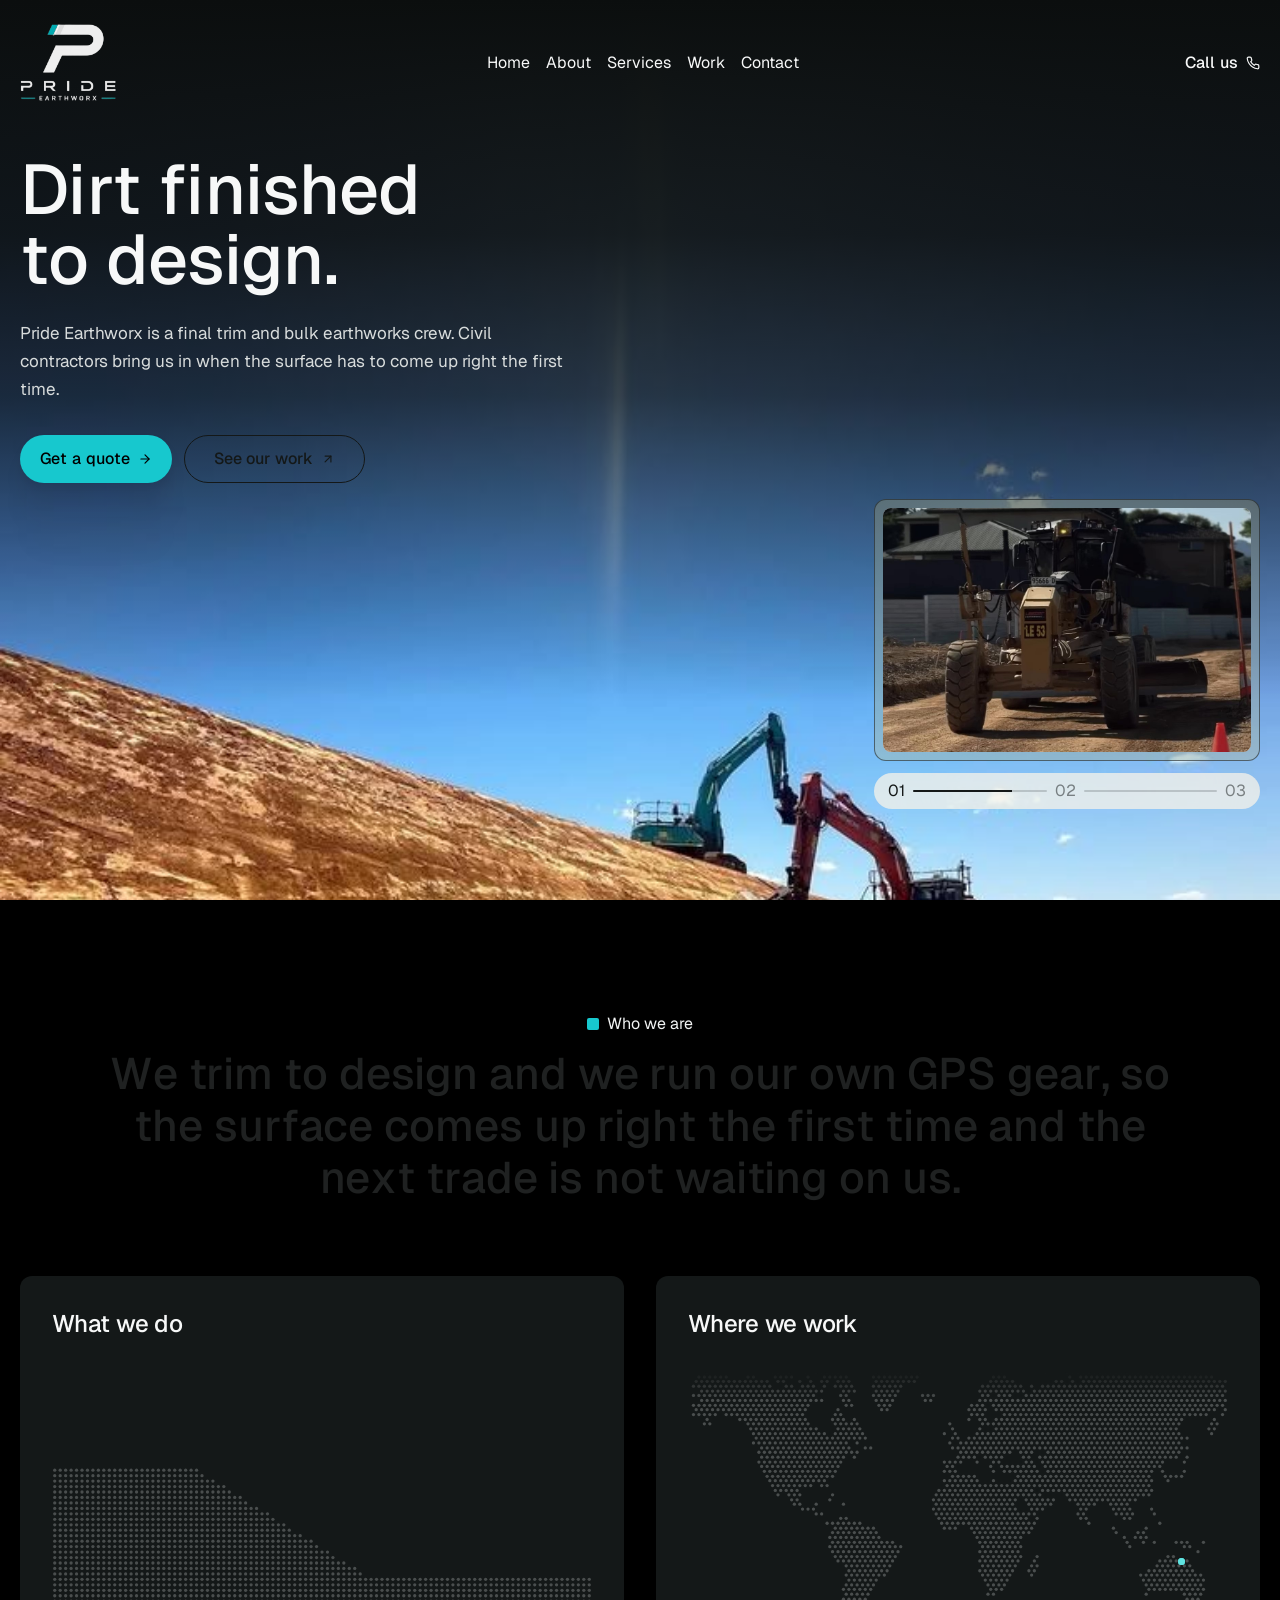
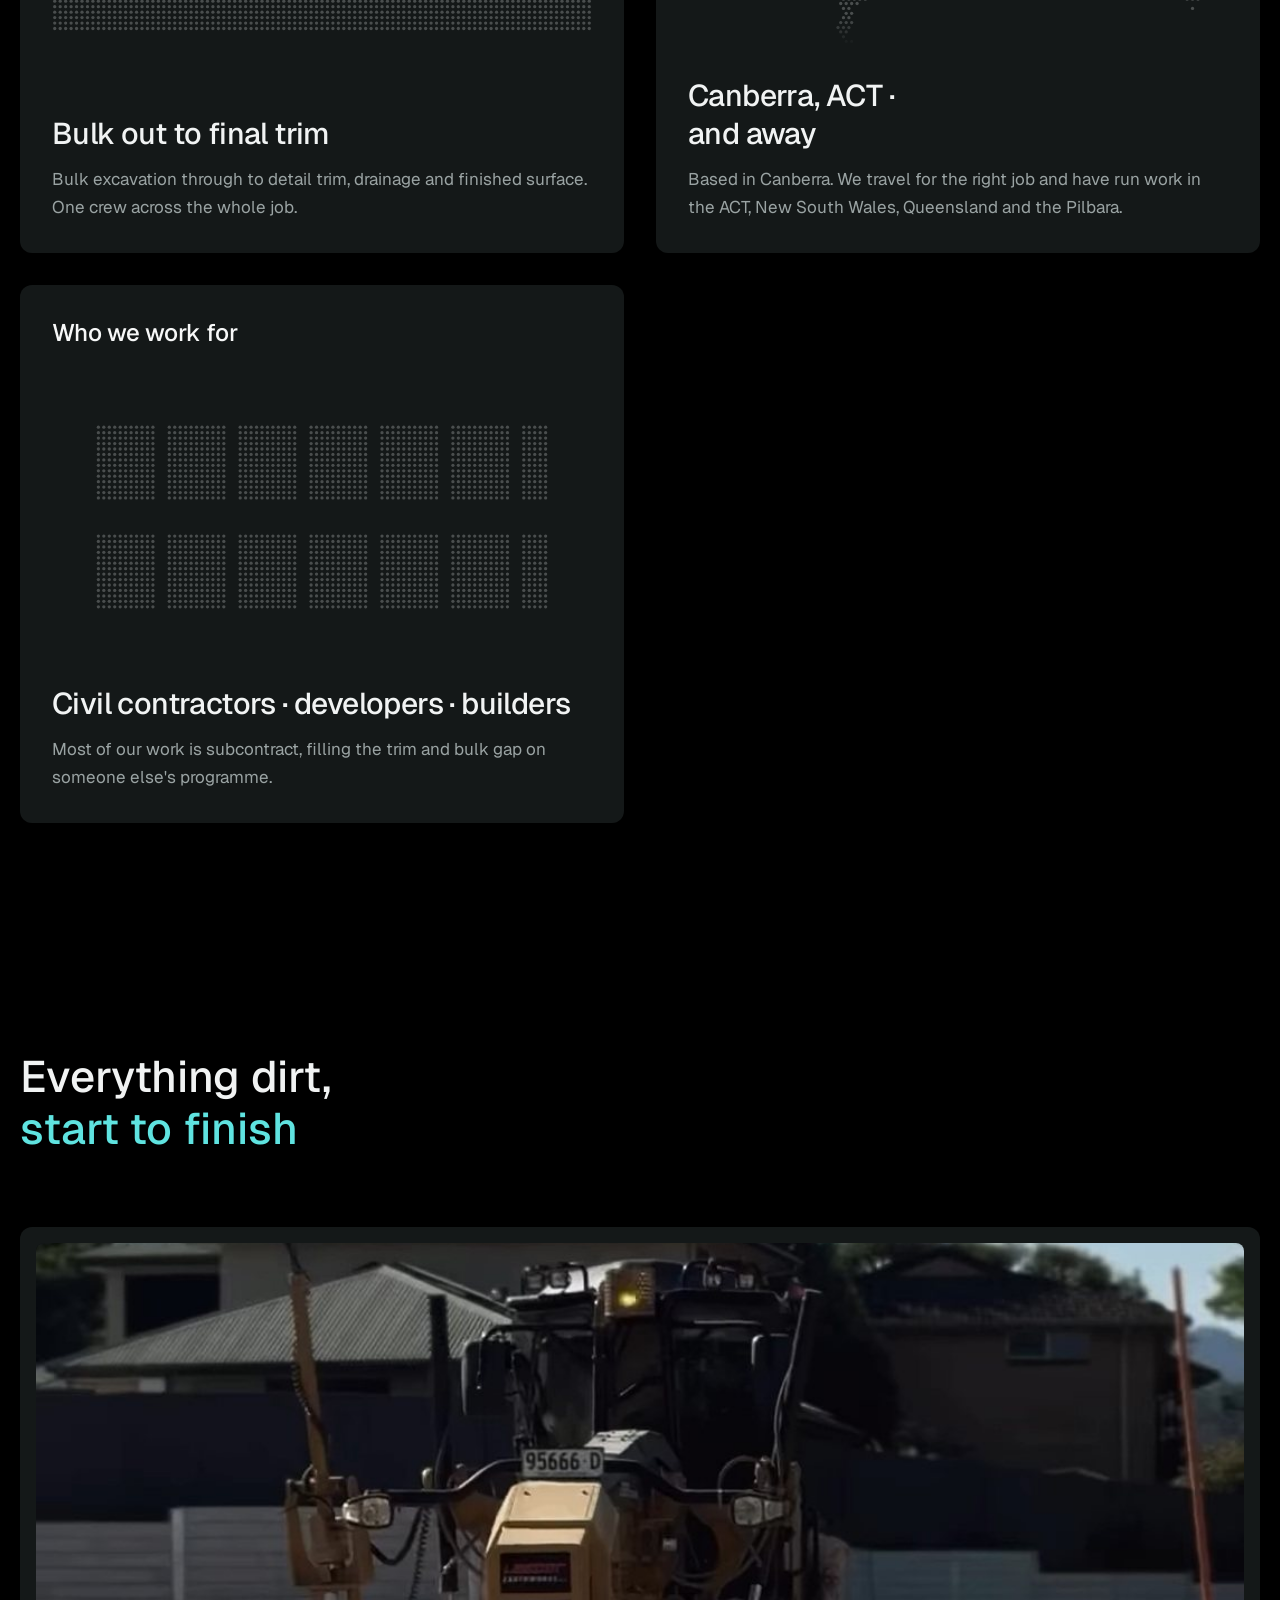
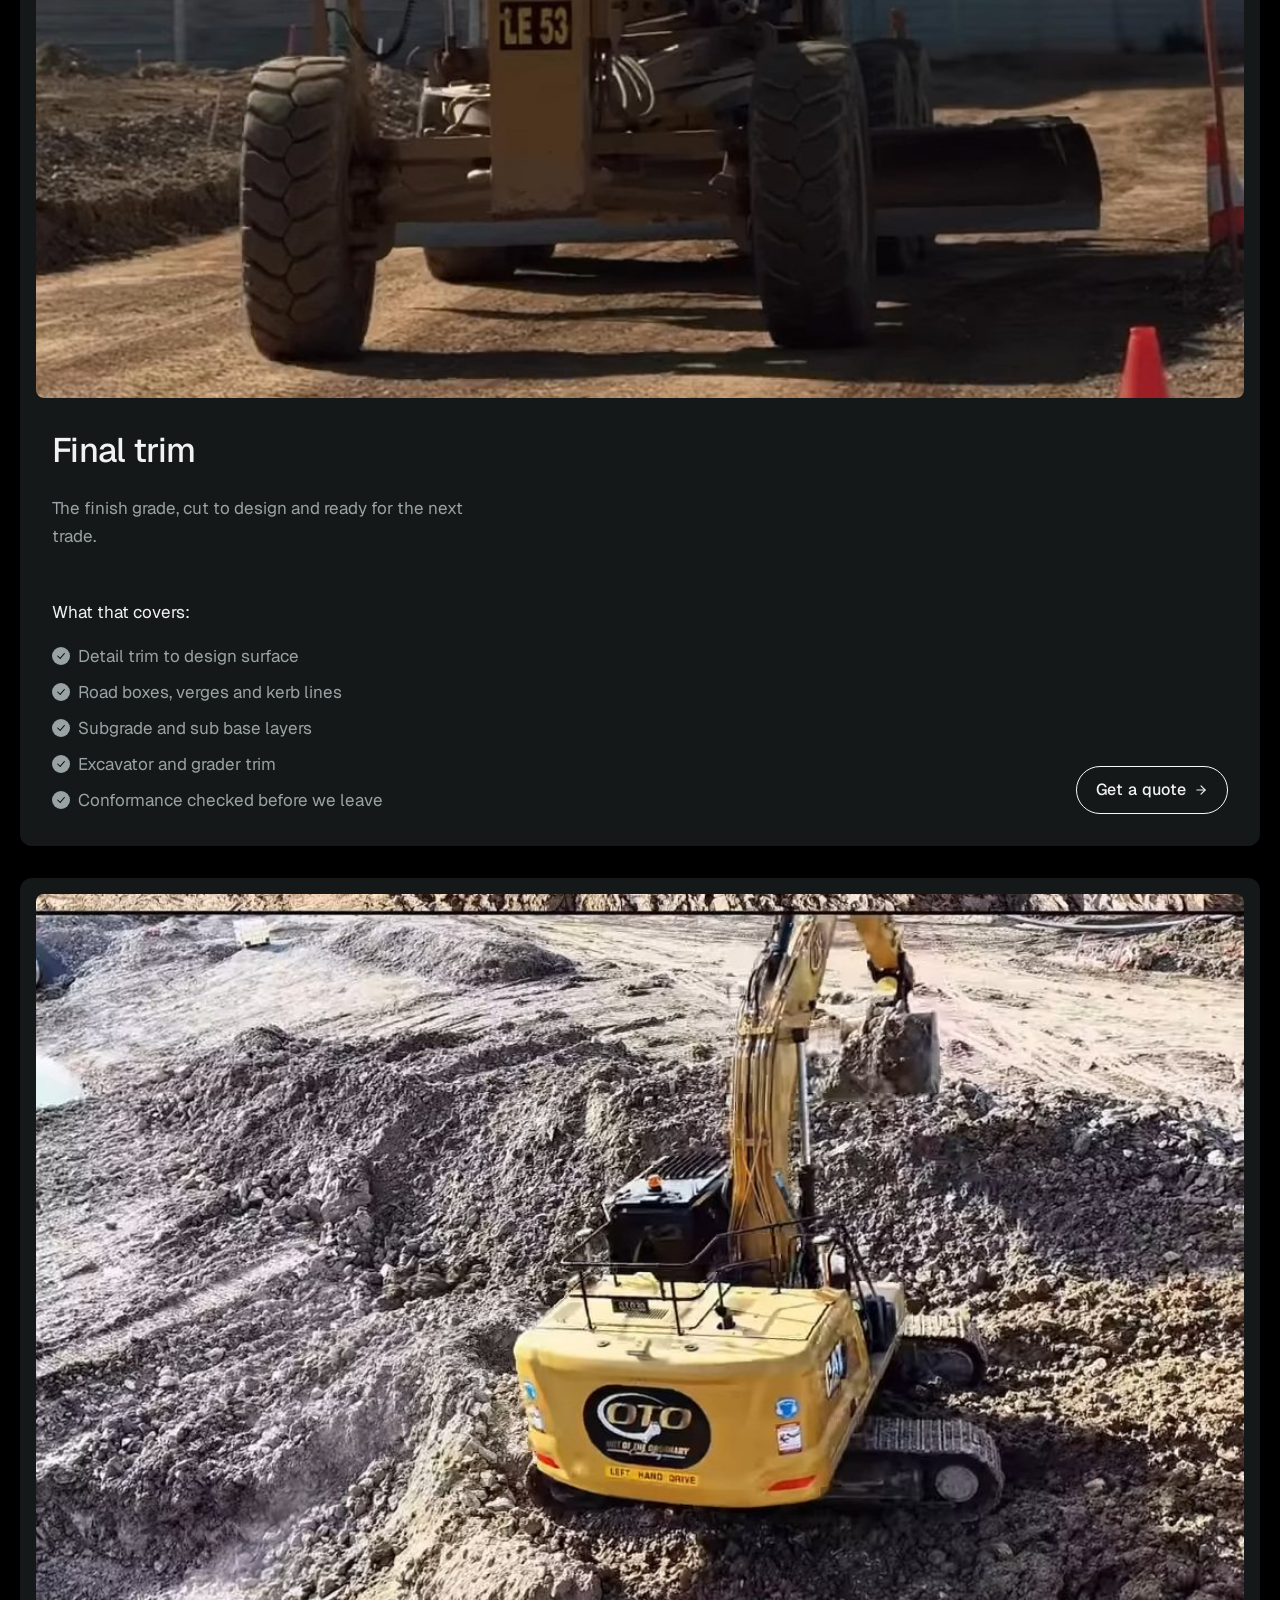
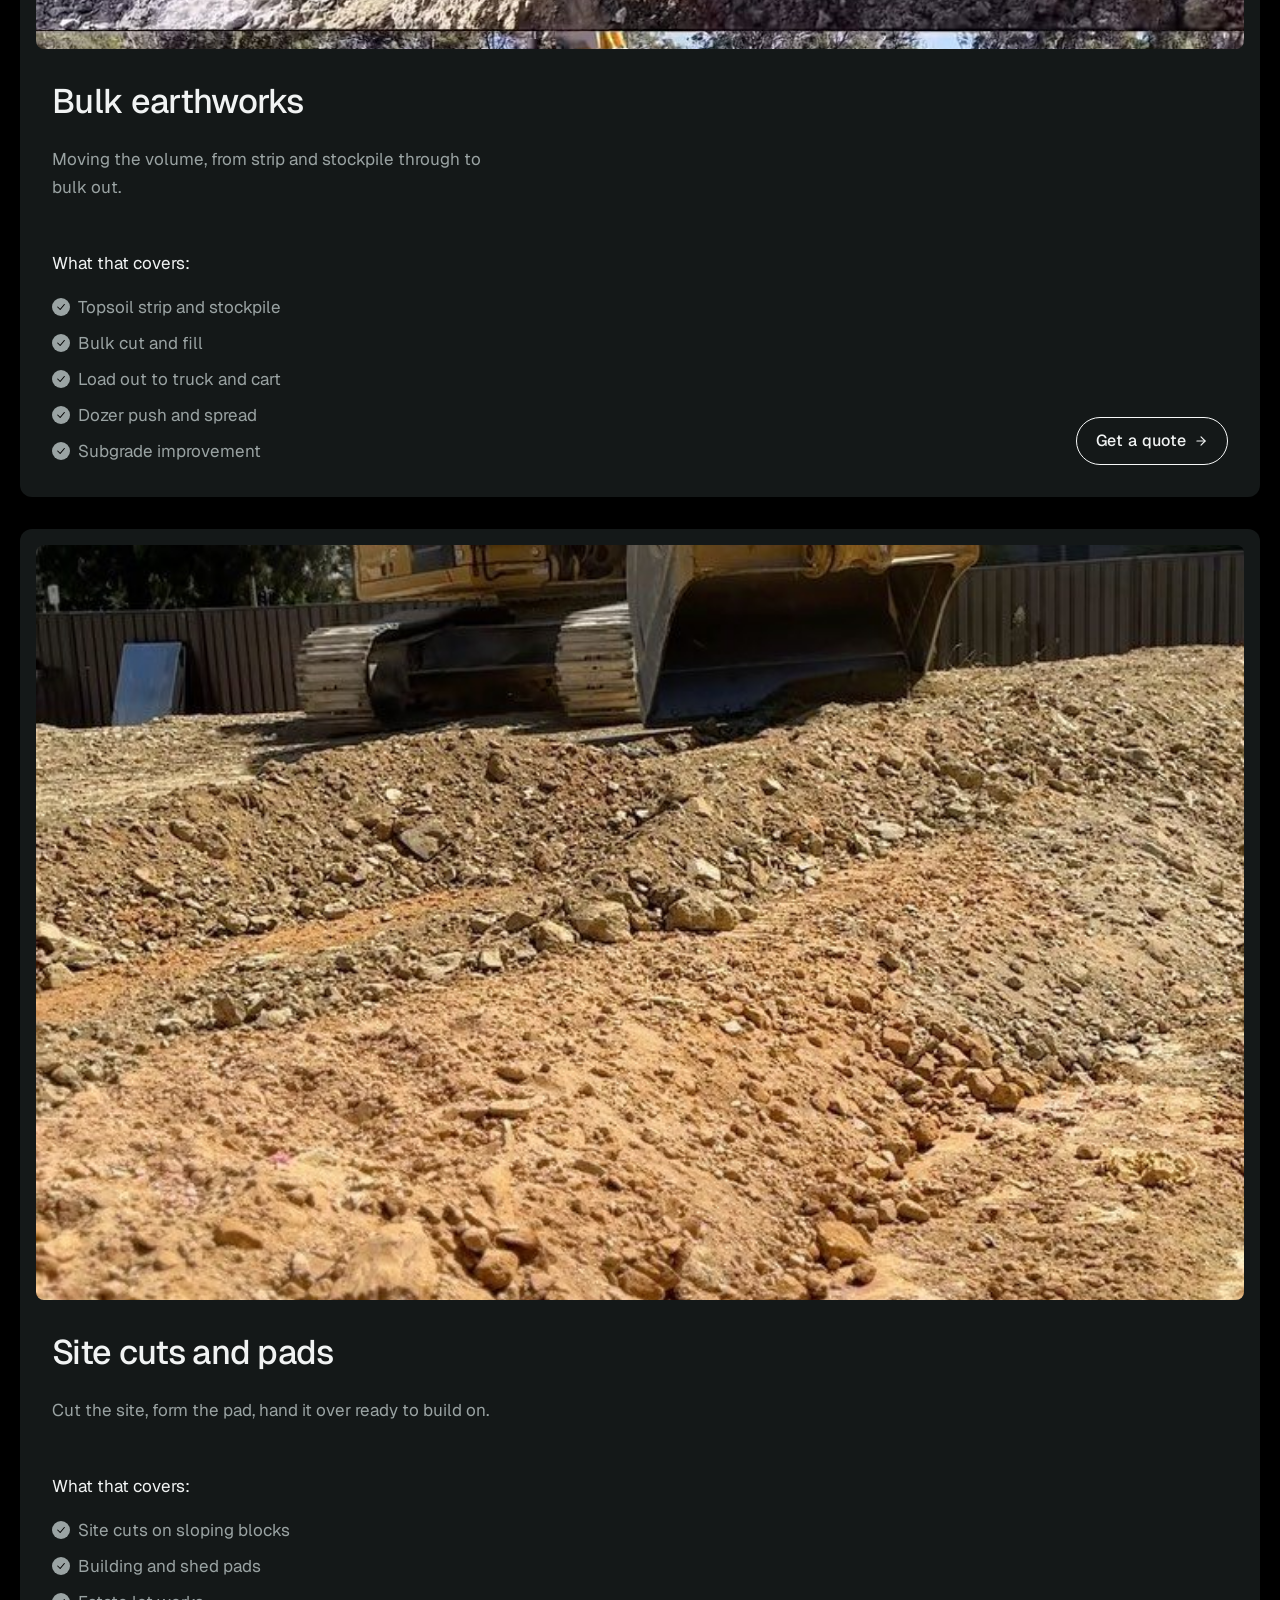
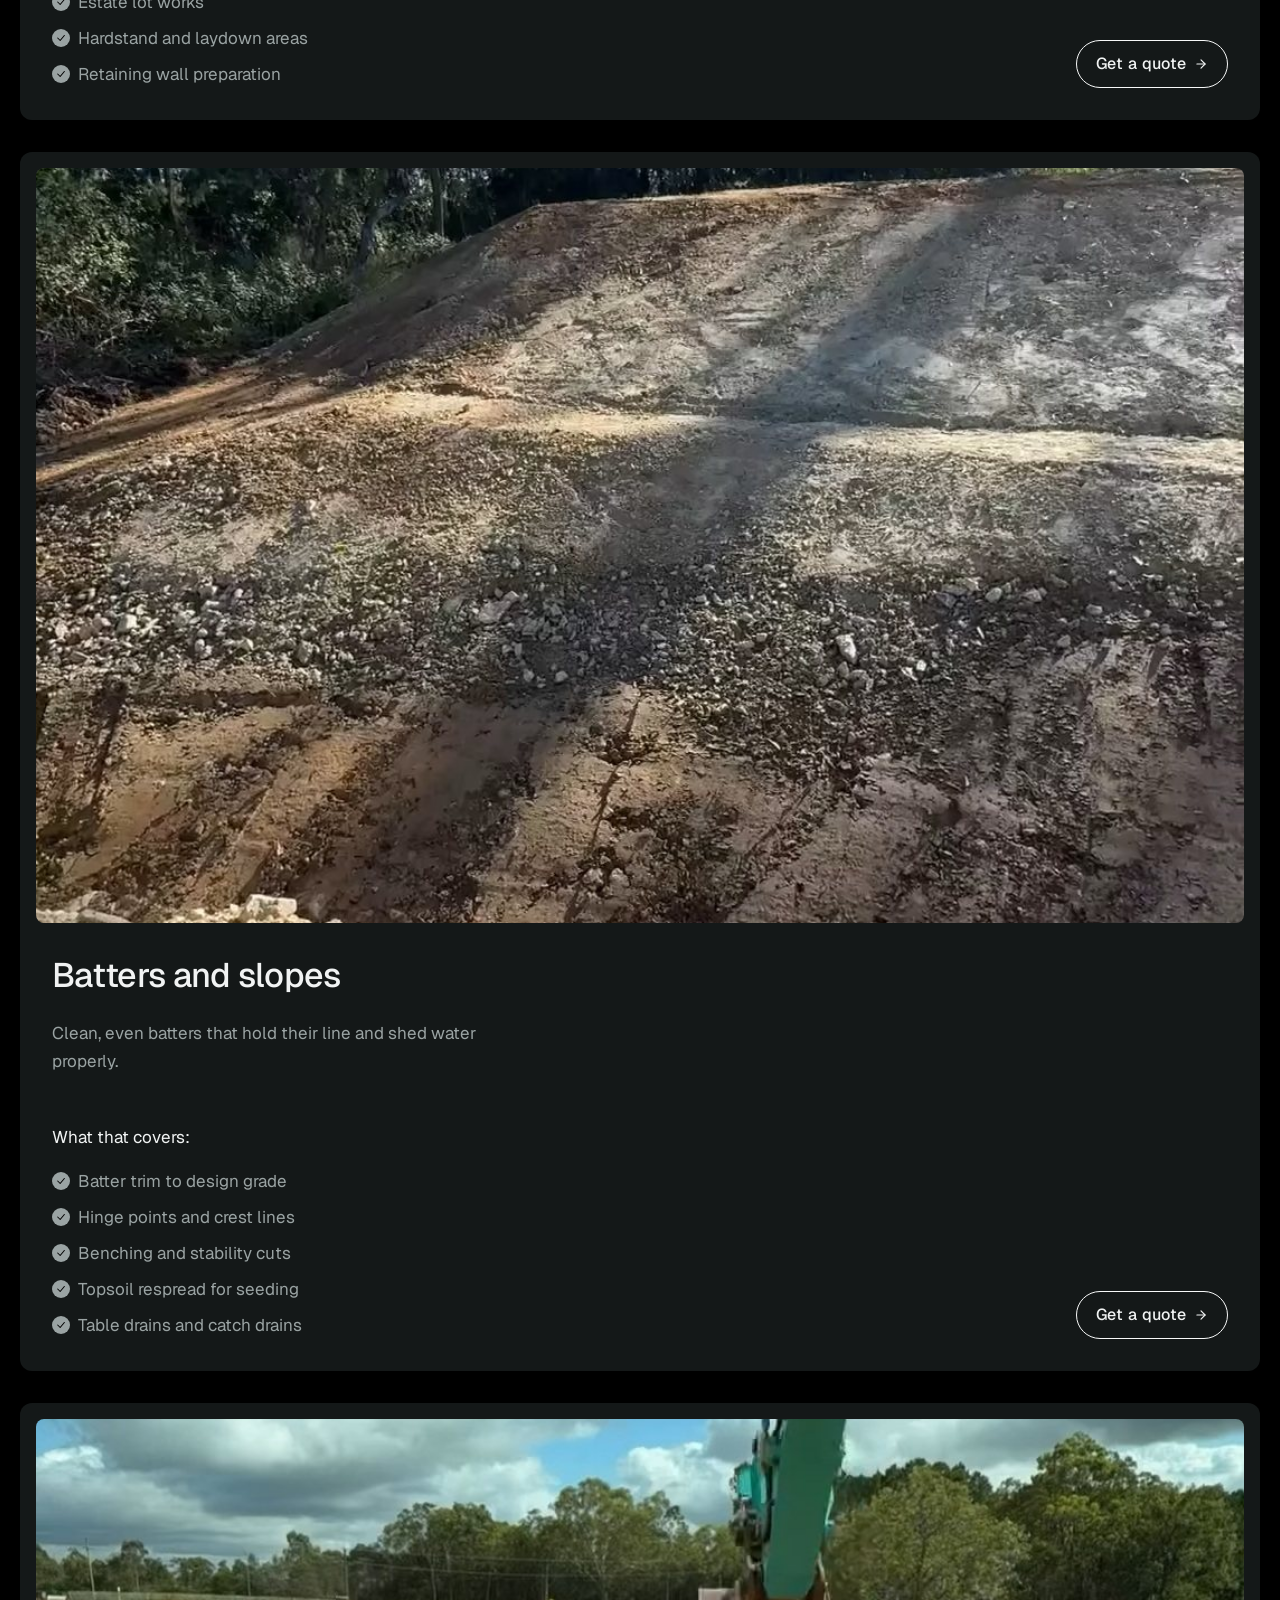
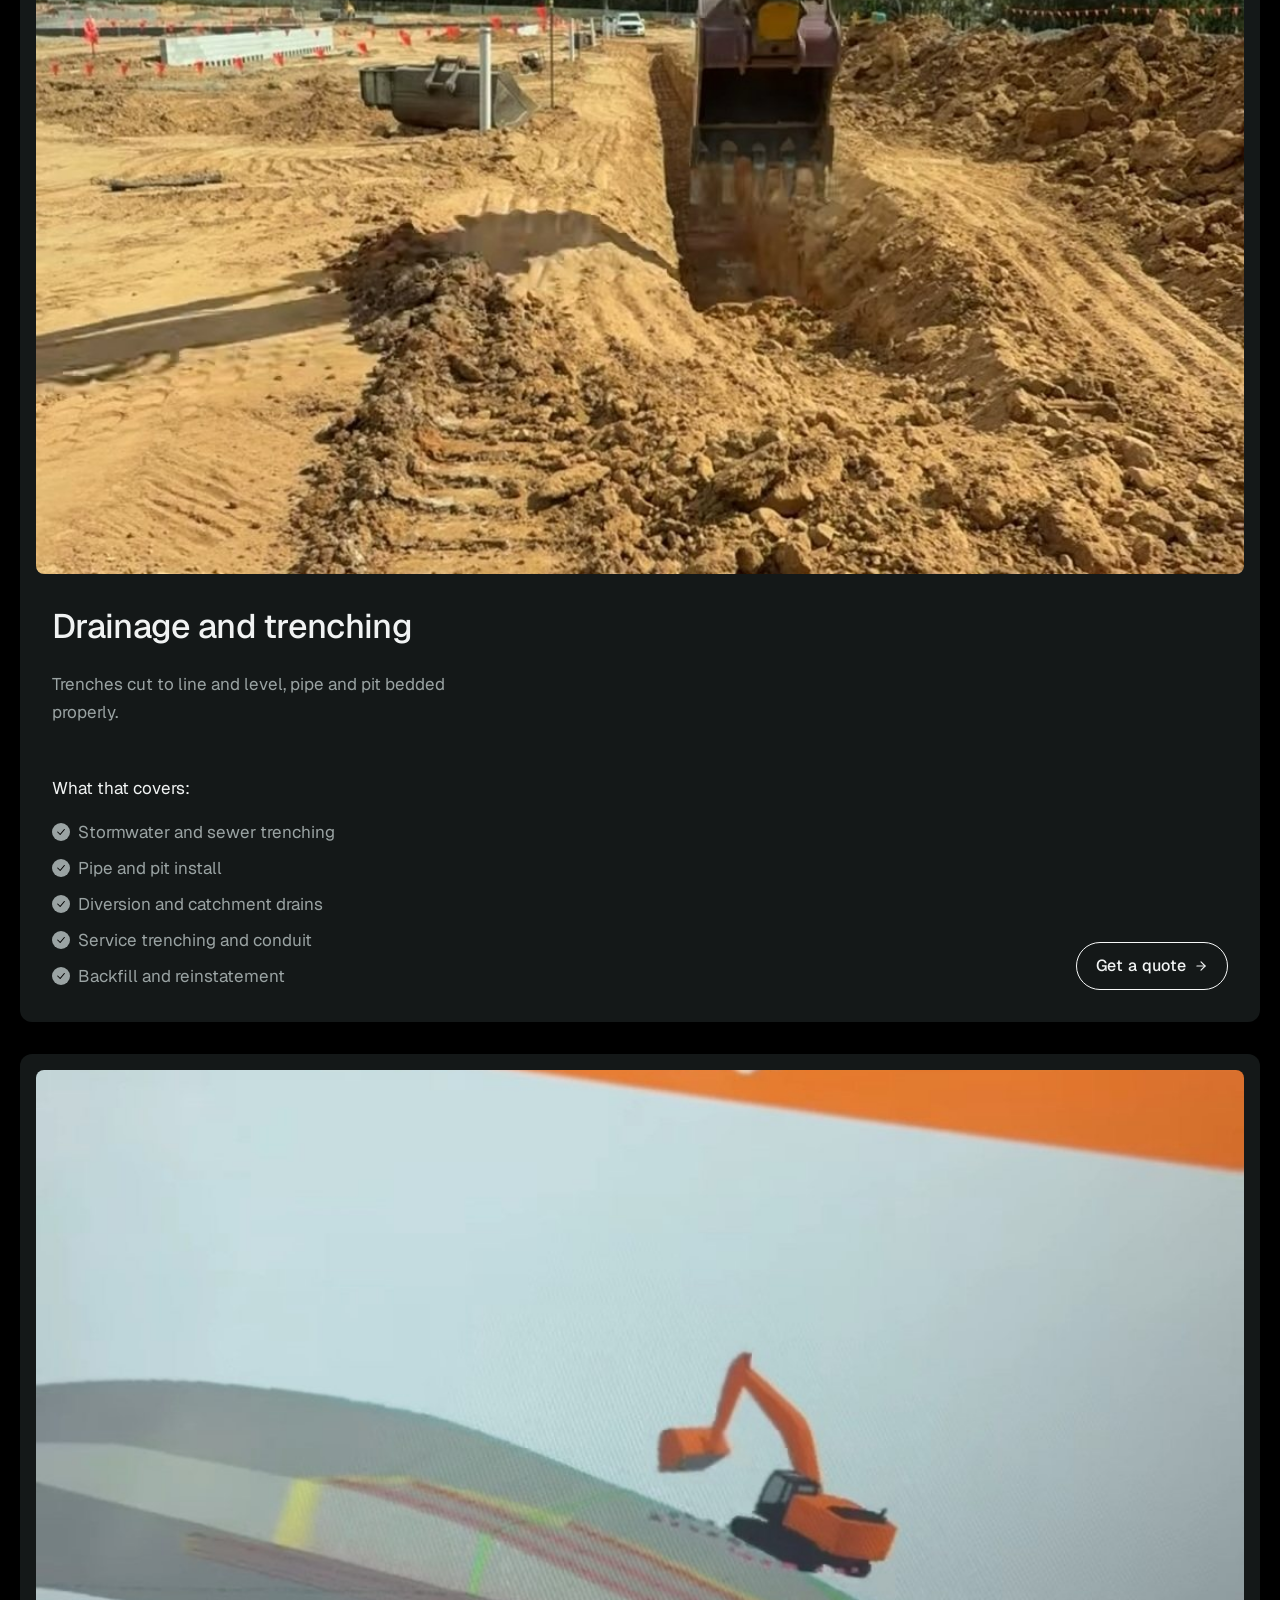
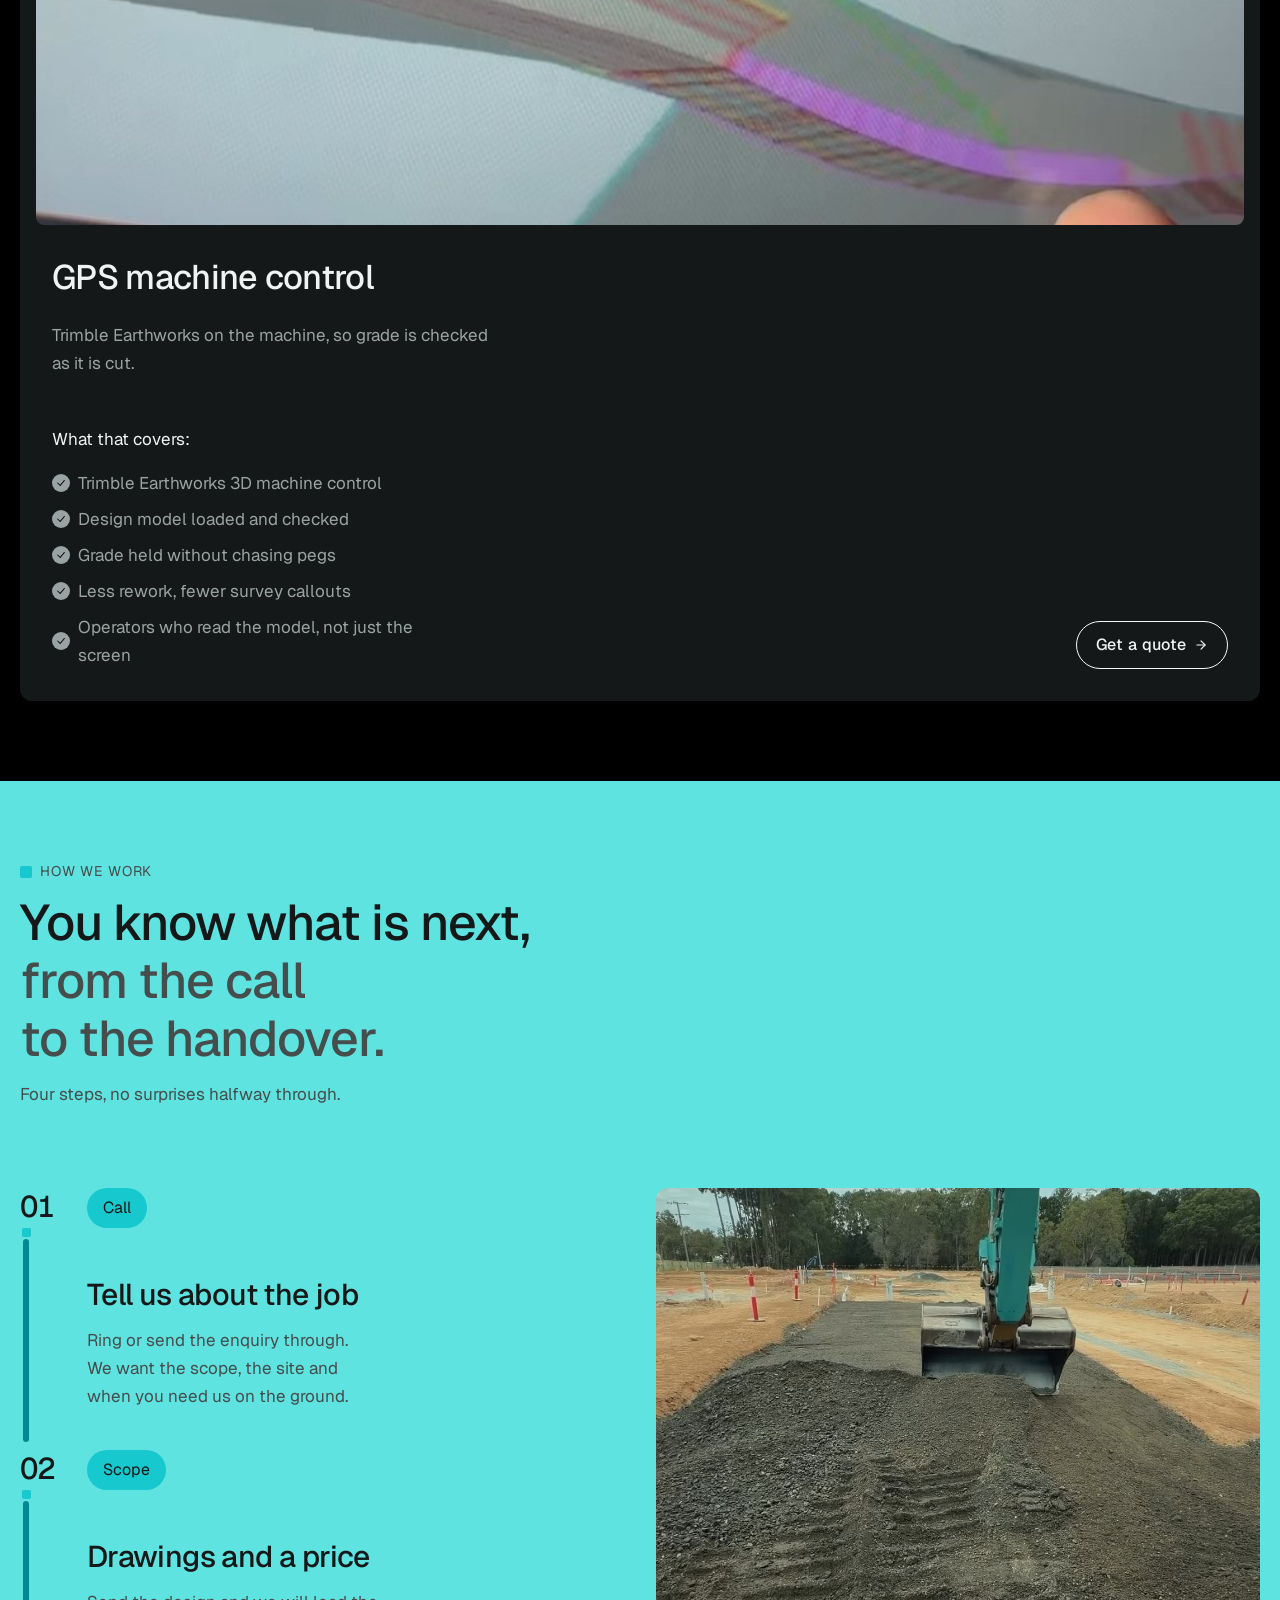
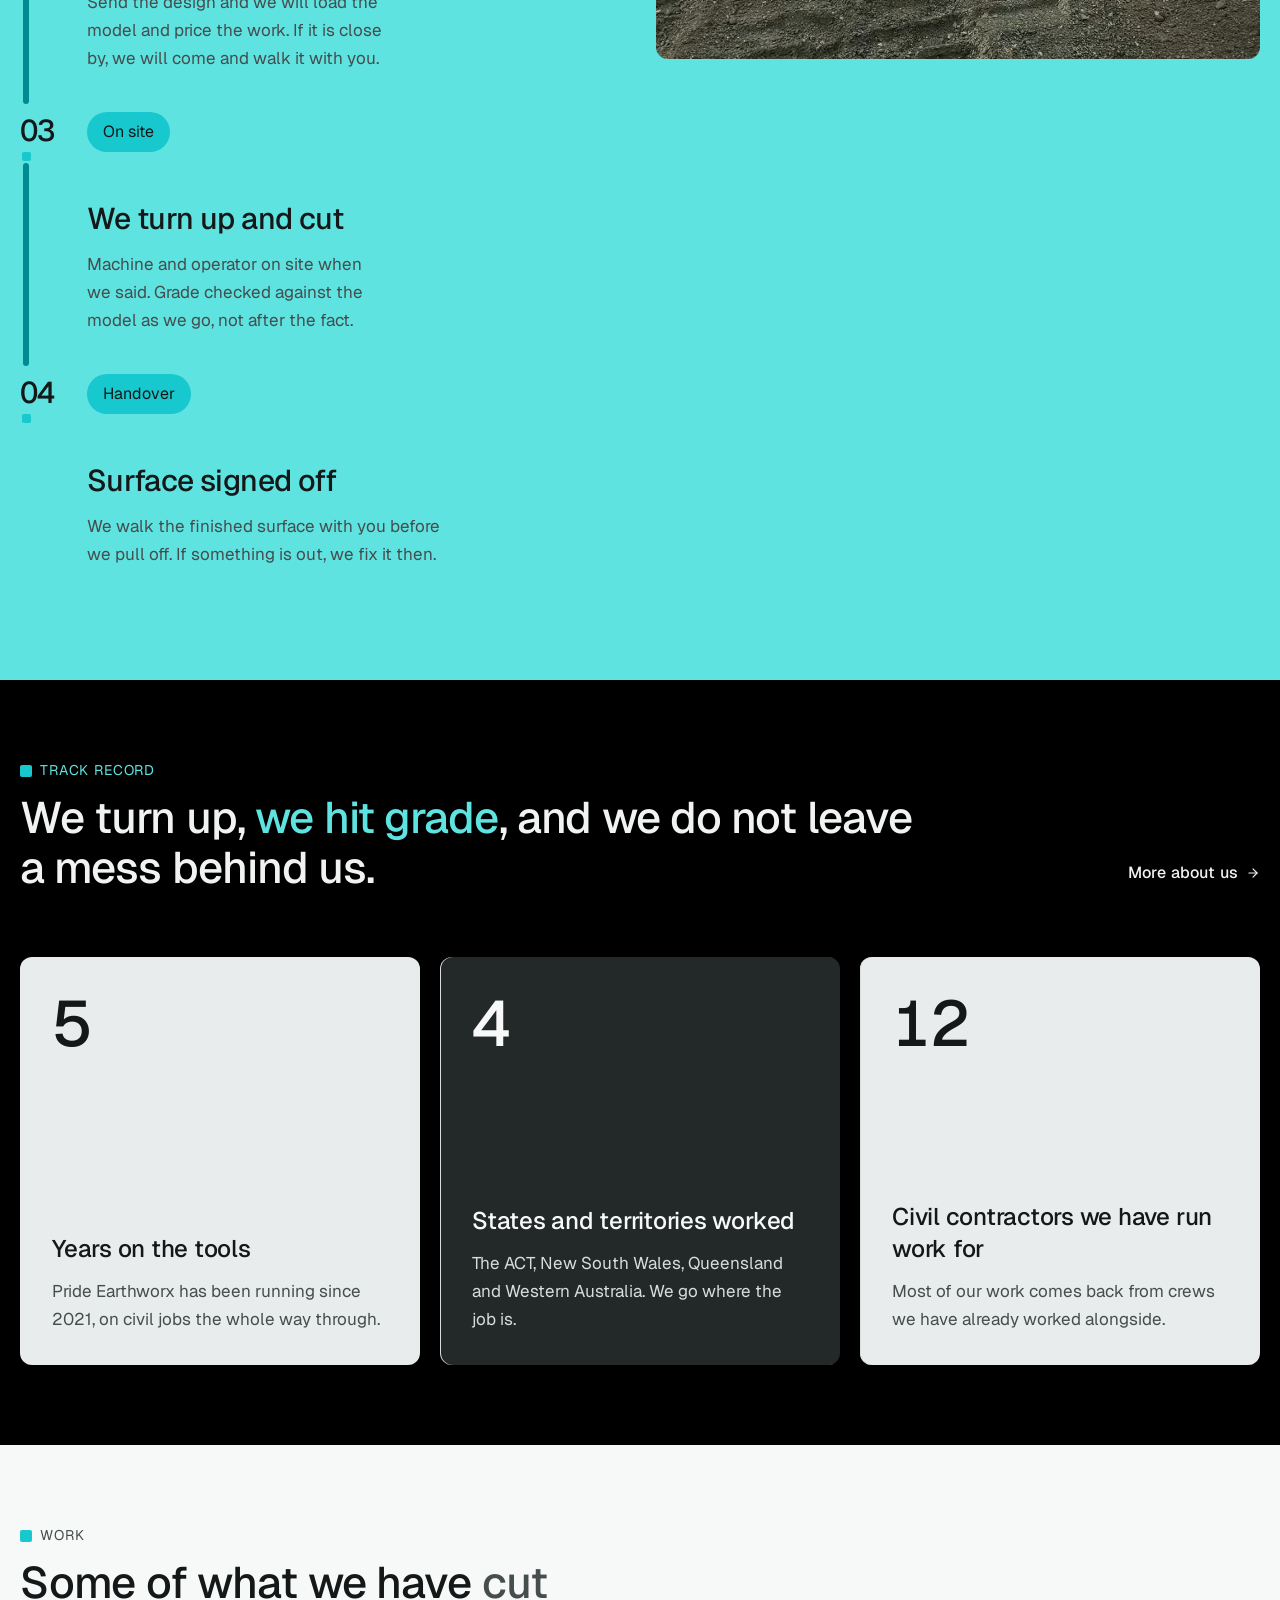
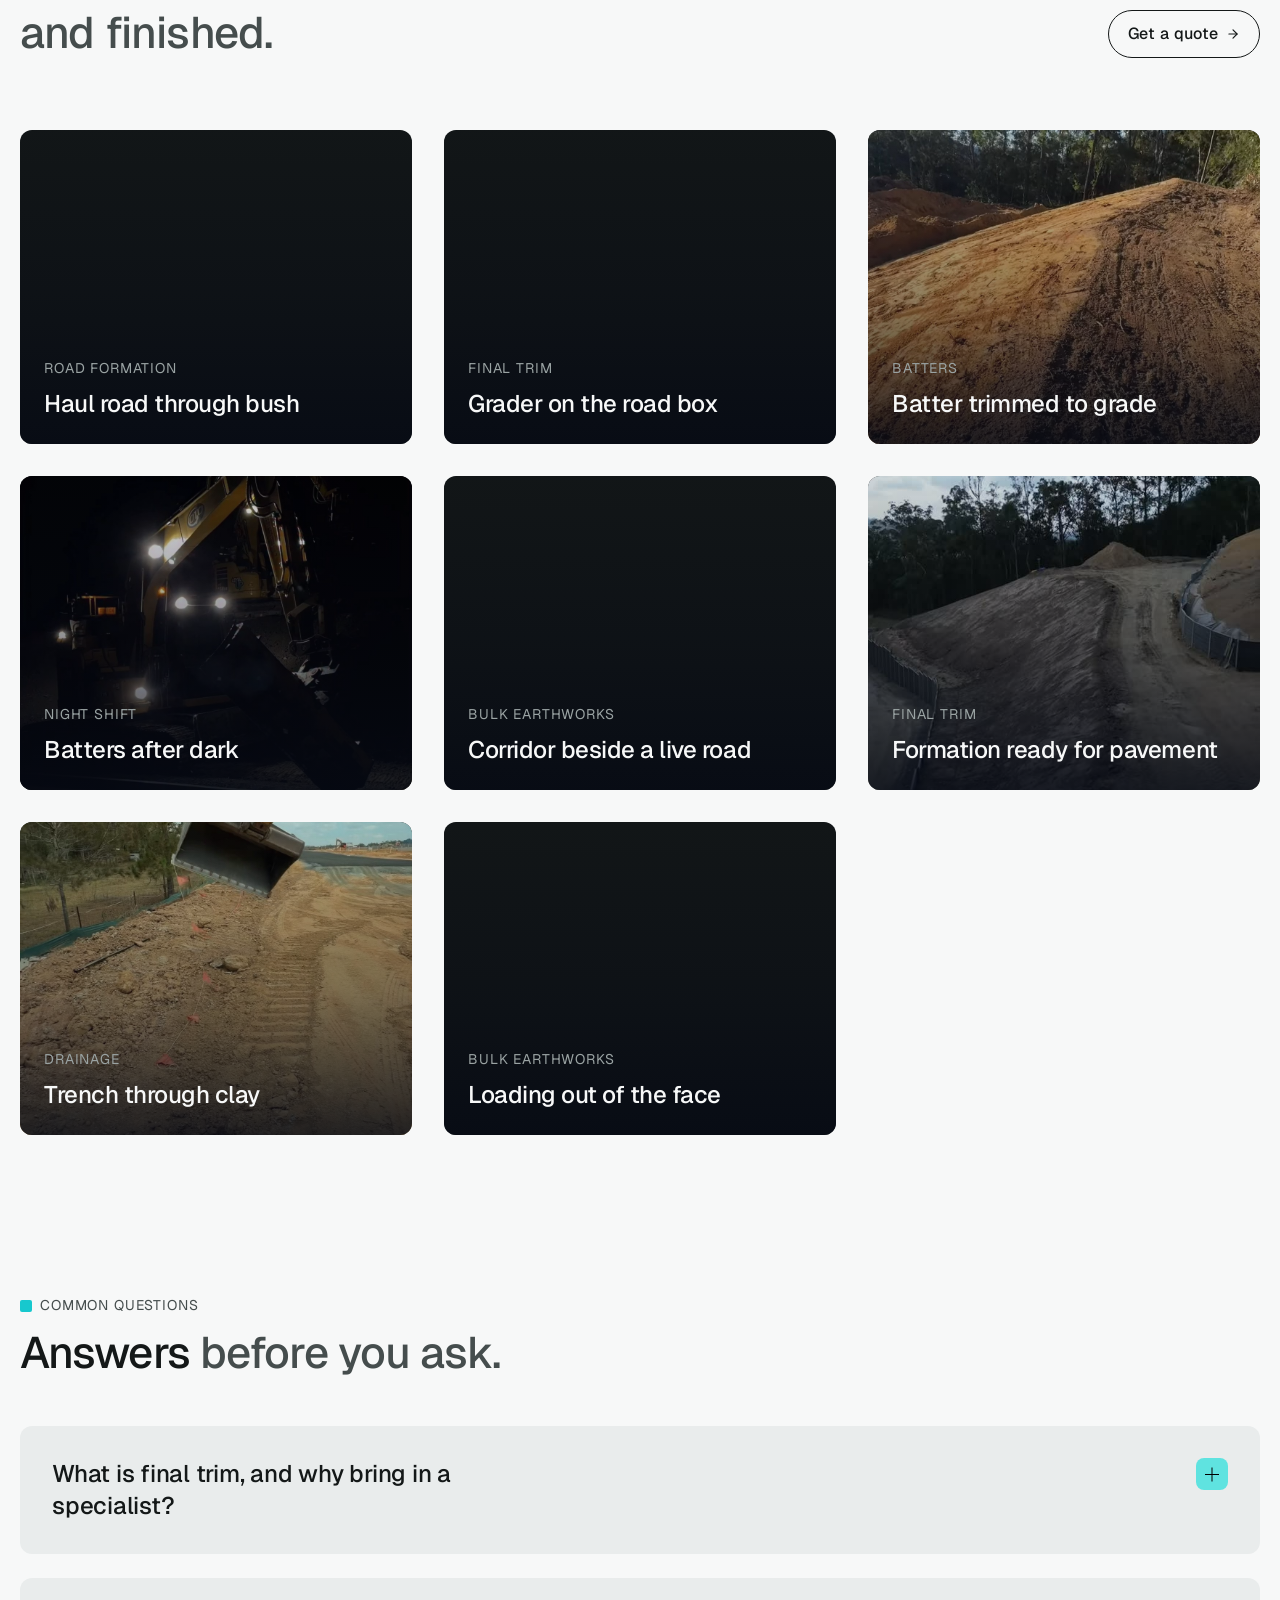
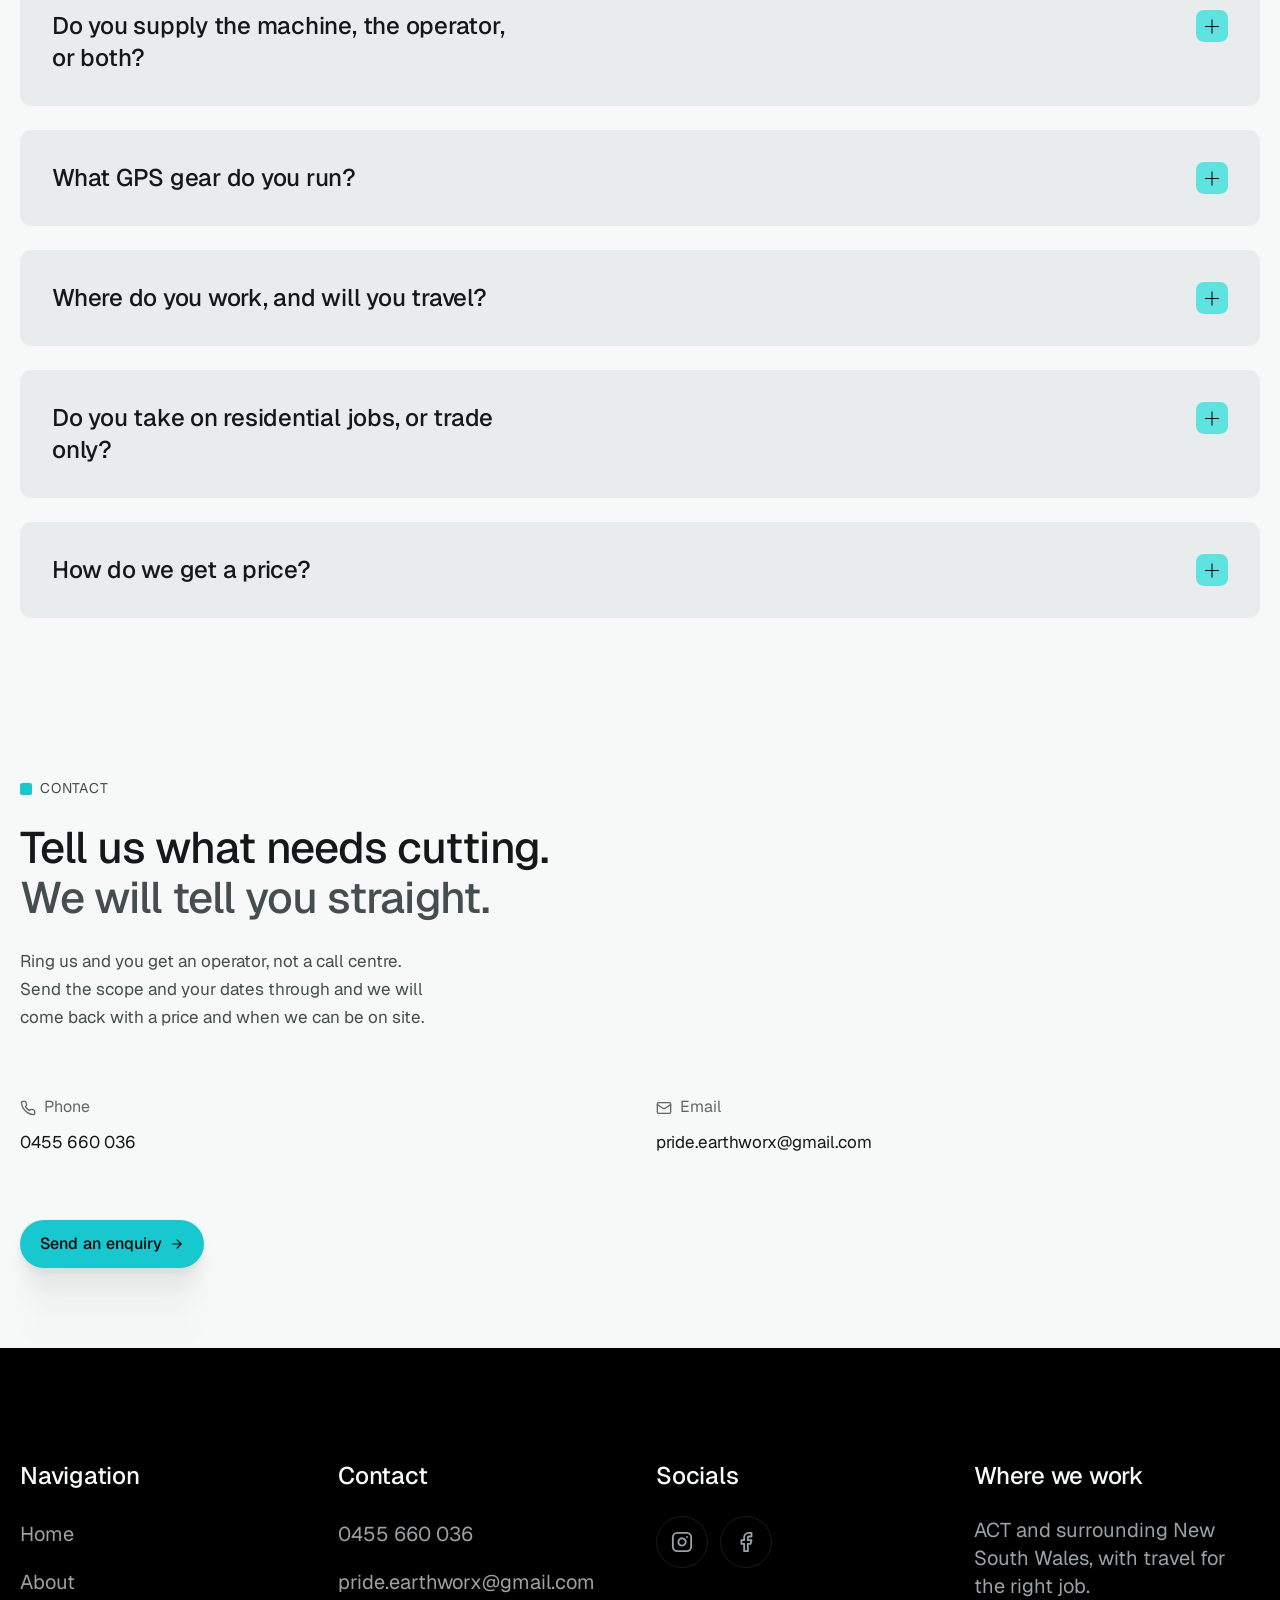
<file: index.html>
<!DOCTYPE html>
<html lang="en-AU">
<head>
  <meta charset="UTF-8">
  <meta name="viewport" content="width=device-width, initial-scale=1">
  <title>Final trim and bulk earthworks | Pride Earthworx</title>
  <meta name="description" content="Pride Earthworx runs final trim and bulk earthworks for civil contractors. Trimble GPS machine control, operators who know grade, based in Canberra ACT.">
  <meta name="geo.placename" content="Canberra, ACT">
  <meta property="og:type" content="website">
  <meta property="og:title" content="Final trim and bulk earthworks | Pride Earthworx">
  <meta property="og:description" content="Pride Earthworx runs final trim and bulk earthworks for civil contractors. Trimble GPS machine control, operators who know grade, based in Canberra ACT.">
  <meta property="og:image" content="assets/img/hero-batter-trim.jpg">
  <meta property="og:site_name" content="Pride Earthworx">
  <meta property="og:locale" content="en_AU">
  <meta name="twitter:card" content="summary_large_image">
  <!-- TODO: swap to the live domain once it is registered. -->
  <link rel="canonical" href="https://pride-earthworx.vercel.app/">
  <meta name="theme-color" content="#0B0E0E">
  <link rel="icon" href="assets/img/logo.png" type="image/png">
  <link rel="preconnect" href="https://fonts.googleapis.com">
  <link rel="preconnect" href="https://fonts.gstatic.com" crossorigin>
  <link rel="stylesheet" href="https://fonts.googleapis.com/css2?family=Geist:wght@400;500;700&display=swap">
  <link rel="stylesheet" href="css/tokens.css">
  <link rel="stylesheet" href="css/styles.css">
</head>
<body>

<div class="preloader" id="preloader">
  <div class="preloader__inner">
    <span class="preloader__brand">Pride Earthworx</span>
    <span class="conveyor" role="status" aria-label="Page is loading">
      <span class="conveyor__track" aria-hidden="true">░░░░░░░░░░</span>
      <span class="conveyor__block" aria-hidden="true">█</span>
      <span class="conveyor__block" aria-hidden="true">▓</span>
      <span class="conveyor__block" aria-hidden="true">▒</span>
    </span>
  </div>
</div>

<svg width="0" height="0" style="position:absolute" aria-hidden="true" focusable="false">
  <symbol id="i-factory" viewBox="0 0 24 24" fill="none" stroke="currentColor" stroke-width="2" stroke-linecap="round" stroke-linejoin="round">
    <path d="M2 20a2 2 0 0 0 2 2h16a2 2 0 0 0 2-2V8l-7 5V8l-7 5V4a2 2 0 0 0-2-2H4a2 2 0 0 0-2 2Z"/><path d="M17 18h1"/><path d="M12 18h1"/><path d="M7 18h1"/>
  </symbol>
  <symbol id="i-hardhat" viewBox="0 0 24 24" fill="none" stroke="currentColor" stroke-width="2" stroke-linecap="round" stroke-linejoin="round">
    <path d="M2 18a1 1 0 0 0 1 1h18a1 1 0 0 0 1-1v-2a1 1 0 0 0-1-1H3a1 1 0 0 0-1 1v2z"/><path d="M10 10V5a1 1 0 0 1 1-1h2a1 1 0 0 1 1 1v5"/><path d="M4 15v-3a6 6 0 0 1 6-6"/><path d="M14 6a6 6 0 0 1 6 6v3"/>
  </symbol>
  <symbol id="i-flame" viewBox="0 0 24 24" fill="none" stroke="currentColor" stroke-width="2" stroke-linecap="round" stroke-linejoin="round">
    <path d="M8.5 14.5A2.5 2.5 0 0 0 11 12c0-1.38-.5-2-1-3-1.07-2.14-.22-4.05 2-6 .5 2.5 2 4.9 4 6.5 2 1.6 3 3.5 3 5.5a7 7 0 1 1-14 0c0-1.15.43-2.29 1-3a2.5 2.5 0 0 0 2.5 2.5z"/>
  </symbol>
  <symbol id="i-warehouse" viewBox="0 0 24 24" fill="none" stroke="currentColor" stroke-width="2" stroke-linecap="round" stroke-linejoin="round">
    <path d="M22 8.35V20a2 2 0 0 1-2 2H4a2 2 0 0 1-2-2V8.35A2 2 0 0 1 3.26 6.5l8-3.2a2 2 0 0 1 1.48 0l8 3.2A2 2 0 0 1 22 8.35Z"/><path d="M6 18h12"/><path d="M6 14h12"/><path d="M6 10h12v12H6z"/>
  </symbol>
  <symbol id="i-check" viewBox="0 0 24 24" fill="none" stroke="currentColor" stroke-width="2.5" stroke-linecap="round" stroke-linejoin="round">
    <path d="m4 12 6 6L20 6"/>
  </symbol>
  <symbol id="i-badge-check" viewBox="0 0 24 24" fill="none" stroke="currentColor" stroke-width="2" stroke-linecap="round" stroke-linejoin="round">
    <path d="M3.85 8.62a4 4 0 0 1 4.78-4.77 4 4 0 0 1 6.74 0 4 4 0 0 1 4.78 4.78 4 4 0 0 1 0 6.74 4 4 0 0 1-4.77 4.78 4 4 0 0 1-6.75 0 4 4 0 0 1-4.78-4.77 4 4 0 0 1 0-6.76Z"/><path d="m9 12 2 2 4-4"/>
  </symbol>
  <symbol id="i-clock" viewBox="0 0 24 24" fill="none" stroke="currentColor" stroke-width="2" stroke-linecap="round" stroke-linejoin="round">
    <circle cx="12" cy="12" r="10"/><path d="M12 6v6l4 2"/>
  </symbol>
  <symbol id="i-cog" viewBox="0 0 24 24" fill="none" stroke="currentColor" stroke-width="2" stroke-linecap="round" stroke-linejoin="round">
    <path d="M12.22 2h-.44a2 2 0 0 0-2 2v.18a2 2 0 0 1-1 1.73l-.43.25a2 2 0 0 1-2 0l-.15-.08a2 2 0 0 0-2.73.73l-.22.38a2 2 0 0 0 .73 2.73l.15.1a2 2 0 0 1 1 1.72v.51a2 2 0 0 1-1 1.74l-.15.09a2 2 0 0 0-.73 2.73l.22.38a2 2 0 0 0 2.73.73l.15-.08a2 2 0 0 1 2 0l.43.25a2 2 0 0 1 1 1.73V20a2 2 0 0 0 2 2h.44a2 2 0 0 0 2-2v-.18a2 2 0 0 1 1-1.73l.43-.25a2 2 0 0 1 2 0l.15.08a2 2 0 0 0 2.73-.73l.22-.39a2 2 0 0 0-.73-2.73l-.15-.08a2 2 0 0 1-1-1.74v-.5a2 2 0 0 1 1-1.74l.15-.09a2 2 0 0 0 .73-2.73l-.22-.38a2 2 0 0 0-2.73-.73l-.15.08a2 2 0 0 1-2 0l-.43-.25a2 2 0 0 1-1-1.73V4a2 2 0 0 0-2-2z"/><circle cx="12" cy="12" r="3"/>
  </symbol>
  <symbol id="i-ruler" viewBox="0 0 24 24" fill="none" stroke="currentColor" stroke-width="2" stroke-linecap="round" stroke-linejoin="round">
    <path d="M21.3 15.3a2.4 2.4 0 0 1 0 3.4l-2.6 2.6a2.4 2.4 0 0 1-3.4 0L2.7 8.7a2.41 2.41 0 0 1 0-3.4l2.6-2.6a2.41 2.41 0 0 1 3.4 0Z"/><path d="m14.5 12.5 2-2"/><path d="m11.5 9.5 2-2"/><path d="m8.5 6.5 2-2"/><path d="m17.5 15.5 2-2"/>
  </symbol>
  <symbol id="i-calendar-check" viewBox="0 0 24 24" fill="none" stroke="currentColor" stroke-width="2" stroke-linecap="round" stroke-linejoin="round">
    <path d="M8 2v4"/><path d="M16 2v4"/><rect width="18" height="18" x="3" y="4" rx="2"/><path d="M3 10h18"/><path d="m9 16 2 2 4-4"/>
  </symbol>
  <symbol id="i-phone" viewBox="0 0 24 24" fill="none" stroke="currentColor" stroke-width="2" stroke-linecap="round" stroke-linejoin="round">
    <path d="M22 16.92v3a2 2 0 0 1-2.18 2 19.79 19.79 0 0 1-8.63-3.07 19.5 19.5 0 0 1-6-6 19.79 19.79 0 0 1-3.07-8.67A2 2 0 0 1 4.11 2h3a2 2 0 0 1 2 1.72 12.84 12.84 0 0 0 .7 2.81 2 2 0 0 1-.45 2.11L8.09 9.91a16 16 0 0 0 6 6l1.27-1.27a2 2 0 0 1 2.11-.45 12.84 12.84 0 0 0 2.81.7A2 2 0 0 1 22 16.92z"/>
  </symbol>
  <symbol id="i-mail" viewBox="0 0 24 24" fill="none" stroke="currentColor" stroke-width="2" stroke-linecap="round" stroke-linejoin="round">
    <rect width="20" height="16" x="2" y="4" rx="2"/><path d="m22 7-8.97 5.7a1.94 1.94 0 0 1-2.06 0L2 7"/>
  </symbol>
  <symbol id="i-user" viewBox="0 0 24 24" fill="none" stroke="currentColor" stroke-width="2" stroke-linecap="round" stroke-linejoin="round">
    <path d="M19 21v-2a4 4 0 0 0-4-4H9a4 4 0 0 0-4 4v2"/><circle cx="12" cy="7" r="4"/>
  </symbol>
  <symbol id="i-message" viewBox="0 0 24 24" fill="none" stroke="currentColor" stroke-width="2" stroke-linecap="round" stroke-linejoin="round">
    <path d="M21 15a2 2 0 0 1-2 2H7l-4 4V5a2 2 0 0 1 2-2h14a2 2 0 0 1 2 2z"/>
  </symbol>
  <symbol id="i-pin" viewBox="0 0 24 24" fill="none" stroke="currentColor" stroke-width="2" stroke-linecap="round" stroke-linejoin="round">
    <path d="M20 10c0 6-8 12-8 12s-8-6-8-12a8 8 0 0 1 16 0Z"/><circle cx="12" cy="10" r="3"/>
  </symbol>
  <symbol id="i-instagram" viewBox="0 0 24 24" fill="none" stroke="currentColor" stroke-width="2" stroke-linecap="round" stroke-linejoin="round">
    <rect width="20" height="20" x="2" y="2" rx="5"/><path d="M16 11.37A4 4 0 1 1 12.63 8 4 4 0 0 1 16 11.37z"/><path d="M17.5 6.5h.01"/>
  </symbol>
  <symbol id="i-facebook" viewBox="0 0 24 24" fill="none" stroke="currentColor" stroke-width="2" stroke-linecap="round" stroke-linejoin="round">
    <path d="M18 2h-3a5 5 0 0 0-5 5v3H7v4h3v8h4v-8h3l1-4h-4V7a1 1 0 0 1 1-1h3z"/>
  </symbol>
  <symbol id="i-menu" viewBox="0 0 24 24" fill="none" stroke="currentColor" stroke-width="2" stroke-linecap="round" stroke-linejoin="round">
    <path d="M4 6h16"/><path d="M4 12h16"/><path d="M4 18h16"/>
  </symbol>
  <symbol id="i-close" viewBox="0 0 24 24" fill="none" stroke="currentColor" stroke-width="2" stroke-linecap="round" stroke-linejoin="round">
    <path d="M18 6 6 18"/><path d="m6 6 12 12"/>
  </symbol>
  <symbol id="i-arrow-right" viewBox="0 0 24 24" fill="none" stroke="currentColor" stroke-width="2" stroke-linecap="round" stroke-linejoin="round">
    <path d="M5 12h14"/><path d="m12 5 7 7-7 7"/>
  </symbol>
  <symbol id="i-arrow-up-right" viewBox="0 0 24 24" fill="none" stroke="currentColor" stroke-width="2" stroke-linecap="round" stroke-linejoin="round">
    <path d="M7 17 17 7"/><path d="M7 7h10v10"/>
  </symbol>
  <symbol id="i-star" viewBox="0 0 24 24" fill="currentColor" stroke="none">
    <path d="m12 2 2.9 6.26 6.85.7-5.1 4.6 1.44 6.72L12 16.9l-6.09 3.38 1.44-6.72-5.1-4.6 6.85-.7z"/>
  </symbol>
</svg>

<header class="header header--light" id="header">
  <div class="header__inner">

    <div class="header__brand-wrap">
      <a class="brand" href="#hero" aria-label="Pride Earthworx, home">
        <span class="brand__marks" aria-hidden="true">
          <img class="brand__badge brand__badge--dark"  src="assets/img/logo.png"       alt="" width="660" height="532">
          <img class="brand__badge brand__badge--light" src="assets/img/logo-light.png" alt="" width="660" height="532">
        </span>
        <span class="brand__name">Pride Earthworx</span>
      </a>

      <button class="menu-toggle" id="menu-toggle" type="button"
              aria-controls="nav" aria-expanded="false" aria-label="Open the menu">
        <svg class="menu-toggle__open"  aria-hidden="true" focusable="false"><use href="#i-menu"></use></svg>
        <svg class="menu-toggle__close" aria-hidden="true" focusable="false"><use href="#i-close"></use></svg>
      </button>
    </div>

    <nav class="nav" id="nav" data-open="false" aria-label="Main navigation">
      <a class="nav__link" href="#hero"><span class="nav__dot" aria-hidden="true"></span><span>Home</span></a>
      <a class="nav__link" href="#o-nama"><span class="nav__dot" aria-hidden="true"></span><span>About</span></a>
      <a class="nav__link" href="#usluge"><span class="nav__dot" aria-hidden="true"></span><span>Services</span></a>
      <a class="nav__link" href="#radovi"><span class="nav__dot" aria-hidden="true"></span><span>Work</span></a>
      <a class="nav__link" href="contact.html"><span class="nav__dot" aria-hidden="true"></span><span>Contact</span></a>
    </nav>

    <div class="header__actions">
      <a class="btn btn--bare header__cta" href="tel:0455660036" aria-label="Call us on 0455 660 036">
        <span class="btn__label" data-roll>Call us</span>
        <span class="btn__icons" aria-hidden="true">
          <svg class="btn__icon"><use href="#i-phone"></use></svg>
          <svg class="btn__icon"><use href="#i-phone"></use></svg>
        </span>
      </a>
    </div>

  </div>
</header>

<div class="smenu" id="smenu" aria-hidden="true">
  <div class="smenu__layer smenu__layer--1" aria-hidden="true"></div>
  <div class="smenu__layer smenu__layer--2" aria-hidden="true"></div>

  <nav class="smenu__panel" aria-label="Main navigation, mobile">
    <ul class="smenu__list">
      <li class="smenu__row" style="--i: 0"><a class="smenu__item" href="#hero"><span class="smenu__label">Home</span><span class="smenu__num" aria-hidden="true">01</span></a></li>
      <li class="smenu__row" style="--i: 1"><a class="smenu__item" href="#o-nama"><span class="smenu__label">About</span><span class="smenu__num" aria-hidden="true">02</span></a></li>
      <li class="smenu__row" style="--i: 2"><a class="smenu__item" href="#usluge"><span class="smenu__label">Services</span><span class="smenu__num" aria-hidden="true">03</span></a></li>
      <li class="smenu__row" style="--i: 3"><a class="smenu__item" href="#radovi"><span class="smenu__label">Work</span><span class="smenu__num" aria-hidden="true">04</span></a></li>
      <li class="smenu__row" style="--i: 4"><a class="smenu__item" href="contact.html"><span class="smenu__label">Contact</span><span class="smenu__num" aria-hidden="true">05</span></a></li>
    </ul>

    <a class="btn btn--sand smenu__cta" href="tel:0455660036">
      <span class="btn__label">Call 0455 660 036</span>
      <span class="btn__icons" aria-hidden="true">
        <svg class="btn__icon"><use href="#i-phone"></use></svg>
      </span>
    </a>

    <div class="smenu__social">
      <p class="smenu__social-title">Socials</p>
      <ul class="smenu__social-list">
        <li style="--i: 0"><a class="smenu__social-link" href="https://www.instagram.com/pride_earthworx/" target="_blank" rel="noopener noreferrer">Instagram</a></li>
        <li style="--i: 1"><a class="smenu__social-link" href="https://www.facebook.com/profile.php?id=100087432637620" target="_blank" rel="noopener noreferrer">Facebook</a></li>
      </ul>
    </div>
  </nav>
</div>


<main id="main">

  <!-- ==========================================================================
       SECTION 1: Hero
       --------------------------------------------------------------------------
       Layout, timings and entrance animations are Konstra's, carried over from
       the B-Steel build. The one deliberate change is the field: Konstra runs a
       pale sky at the top so the heading can be dark. Pride is a black brand and
       every job photo is bright dirt under bright sky, so the ramp is inverted
       to --ink-950 and the type goes light. See .hero__overlay in styles.css.
       ========================================================================== -->
  <section class="hero" id="hero">

    <figure class="hero__image" data-appear="image">
      <!-- Client's own Facebook cover. Two excavators cutting a batter on red
           dirt. NOTE: sourced at 768x960, so it upscales on wide desktops.
           Ask the client for the original off their phone before launch. -->
      <img src="assets/img/hero-batter-trim.jpg"
           alt="Two excavators trimming a long red dirt batter under a clear sky"
           width="768" height="960" fetchpriority="high" decoding="async">
      <div class="hero__overlay" aria-hidden="true"></div>
    </figure>

    <div class="hero__container">

      <div class="hero__heading">

        <div class="hero__text">
          <h1 class="hero__title" data-split-words>Dirt finished<br>to design.</h1>
          <p class="hero__lead" data-appear="text">Pride Earthworx is a final trim and bulk earthworks crew. Civil contractors bring us in when the surface has to come up right the first time.</p>
        </div>

        <div class="hero__buttons">
          <div class="hero__button" data-appear="btn-1">
            <a class="btn btn--solid" href="contact.html">
              <span class="btn__label" data-roll>Get a quote</span>
              <span class="btn__icons" aria-hidden="true">
                <svg class="btn__icon"><use href="#i-arrow-right"></use></svg>
                <svg class="btn__icon"><use href="#i-arrow-right"></use></svg>
              </span>
            </a>
          </div>

          <div class="hero__button hero__button--flex" data-appear="btn-2">
            <a class="btn btn--outline-soft" href="#radovi">
              <span class="btn__label" data-roll>See our work</span>
              <span class="btn__icons" aria-hidden="true">
                <svg class="btn__icon"><use href="#i-arrow-up-right"></use></svg>
                <svg class="btn__icon"><use href="#i-arrow-up-right"></use></svg>
              </span>
            </a>
          </div>
        </div>

      </div>

      <div class="hero__aside">
        <a class="pcard" href="#radovi" data-appear="card">
          <div class="pcard__frame">
            <div class="pcard__images" data-slideshow>

              <figure class="pcard__slide is-active" data-title="Final trim">
                <img src="assets/img/svc-final-trim-grader.jpg" alt="Grader cutting final trim across a formed surface" width="1080" height="1920" decoding="async">
              </figure>

              <figure class="pcard__slide" data-title="Batters">
                <img src="assets/img/rad-03-long-batter.jpg" alt="Long trimmed batter running down to a formed pad" width="1080" height="1920" loading="lazy" decoding="async">
              </figure>

              <figure class="pcard__slide" data-title="Night works">
                <img src="assets/img/rad-04-night-works.jpg" alt="Excavator working under floodlights at night" width="1080" height="1920" loading="lazy" decoding="async">
              </figure>

              <div class="pcard__veil" aria-hidden="true">
                <span class="pcard__title">Final trim</span>
              </div>

            </div>
          </div>

          <div class="pcard__pagination" aria-hidden="true">
            <span class="pcard__num is-active">01</span>
            <span class="pcard__track"><span class="pcard__fill"></span></span>
            <span class="pcard__num">02</span>
            <span class="pcard__track"><span class="pcard__fill"></span></span>
            <span class="pcard__num">03</span>
          </div>

          <span class="visually-hidden">See the work we have finished</span>
        </a>
      </div>

    </div>
  </section>


  <!-- ==========================================================================
       SECTION 2: About  /  black band, statement fills on scroll
       ========================================================================== -->
  <section class="about" id="o-nama" aria-labelledby="o-nama-naslov">
    <div class="about__container">
      <div class="about__heading">
        <p class="label" data-reveal>
          <span class="label__dot" aria-hidden="true"></span>
          <span>Who we are</span>
        </p>
        <h2 class="about__title" id="o-nama-naslov" data-scroll-fill>We trim to design and we run our own GPS gear, so the surface comes up right the first time and the next trade is not waiting on us.</h2>
      </div>

      <div class="about__cards">
        <article class="fact fact--viz" data-reveal data-reveal-from="left">
          <h3 class="fact__label">What we do</h3>
          <div class="factviz" aria-hidden="true">
            <img class="factviz__img" src="assets/img/cut-to-trim-dots.svg" alt=""
                 width="99" height="50" loading="lazy" decoding="async">
          </div>
          <div class="fact__body">
            <p class="fact__value">Bulk out to final trim</p>
            <p class="fact__note">Bulk excavation through to detail trim, drainage and finished surface. One crew across the whole job.</p>
          </div>
        </article>

        <article class="fact fact--viz" data-reveal>
          <h3 class="fact__label">Where we work</h3>
          <div class="factviz" aria-hidden="true">
            <img class="factviz__img" src="assets/img/map-world-dots.svg" alt=""
                 width="99" height="50" loading="lazy" decoding="async">
            <span class="factviz__pin"></span>
          </div>
          <div class="fact__body">
            <!-- TODO: confirm the real service area with the client. Instagram
                 shows ACT, NSW, QLD and the Pilbara, which reads as national. -->
            <p class="fact__value">Canberra, ACT ·<br>and away</p>
            <p class="fact__note">Based in Canberra. We travel for the right job and have run work in the ACT, New South Wales, Queensland and the Pilbara.</p>
          </div>
        </article>

        <article class="fact fact--viz" data-reveal>
          <h3 class="fact__label">Who we work for</h3>
          <div class="factviz" aria-hidden="true">
            <img class="factviz__img" src="assets/img/lots-grid-dots.svg" alt=""
                 width="99" height="50" loading="lazy" decoding="async">
          </div>
          <div class="fact__body">
            <p class="fact__value">Civil contractors · developers · builders</p>
            <p class="fact__note">Most of our work is subcontract, filling the trim and bulk gap on someone else's programme.</p>
          </div>
        </article>
      </div>
    </div>
  </section>


  <!-- ==========================================================================
       SECTION 3: Services  /  sticky stacking cards, Konstra
       ========================================================================== -->
  <section class="svcs" id="usluge" aria-labelledby="usluge-naslov">
    <div class="svcs__container">
      <div class="svcs__heading">
        <p class="label label--muted" data-reveal>
          <span class="label__dot" aria-hidden="true"></span>
          <span>Services</span>
        </p>
        <h2 class="svcs__title" id="usluge-naslov" data-split-words>Everything dirt,<br><span class="svcs__title-accent">start to finish</span></h2>
      </div>

      <div class="svcs__list">

        <article class="svc" data-reveal style="--z: 1">
          <div class="svc__media">
            <img src="assets/img/svc-final-trim-grader.jpg" alt="Grader cutting final trim across a formed surface" width="1080" height="1920" loading="lazy" decoding="async">
          </div>
          <div class="svc__content">
            <div class="svc__info">
              <h3 class="svc__title">Final trim</h3>
              <p class="svc__desc">The finish grade, cut to design and ready for the next trade.</p>
            </div>
            <div class="svc__foot">
              <div class="scope">
                <p class="scope__label">What that covers:</p>
                <ul class="scope__list">
                  <li class="scope__item"><span class="scope__icon" aria-hidden="true"><svg><use href="#i-check"></use></svg></span><span>Detail trim to design surface</span></li>
                  <li class="scope__item"><span class="scope__icon" aria-hidden="true"><svg><use href="#i-check"></use></svg></span><span>Road boxes, verges and kerb lines</span></li>
                  <li class="scope__item"><span class="scope__icon" aria-hidden="true"><svg><use href="#i-check"></use></svg></span><span>Subgrade and sub base layers</span></li>
                  <li class="scope__item"><span class="scope__icon" aria-hidden="true"><svg><use href="#i-check"></use></svg></span><span>Excavator and grader trim</span></li>
                  <li class="scope__item"><span class="scope__icon" aria-hidden="true"><svg><use href="#i-check"></use></svg></span><span>Conformance checked before we leave</span></li>
                </ul>
              </div>
              <a class="btn btn--outline-light svc__cta" href="contact.html">
                <span class="btn__label" data-roll>Get a quote</span>
                <span class="btn__icons" aria-hidden="true">
                  <svg class="btn__icon"><use href="#i-arrow-right"></use></svg>
                  <svg class="btn__icon"><use href="#i-arrow-right"></use></svg>
                </span>
              </a>
            </div>
          </div>
        </article>

        <article class="svc" data-reveal style="--z: 2">
          <div class="svc__media">
            <img src="assets/img/svc-bulk-earthworks.jpg" alt="Excavators loading broken rock on a bulk earthworks site" width="1080" height="1920" loading="lazy" decoding="async">
          </div>
          <div class="svc__content">
            <div class="svc__info">
              <h3 class="svc__title">Bulk earthworks</h3>
              <p class="svc__desc">Moving the volume, from strip and stockpile through to bulk out.</p>
            </div>
            <div class="svc__foot">
              <div class="scope">
                <p class="scope__label">What that covers:</p>
                <ul class="scope__list">
                  <li class="scope__item"><span class="scope__icon" aria-hidden="true"><svg><use href="#i-check"></use></svg></span><span>Topsoil strip and stockpile</span></li>
                  <li class="scope__item"><span class="scope__icon" aria-hidden="true"><svg><use href="#i-check"></use></svg></span><span>Bulk cut and fill</span></li>
                  <li class="scope__item"><span class="scope__icon" aria-hidden="true"><svg><use href="#i-check"></use></svg></span><span>Load out to truck and cart</span></li>
                  <li class="scope__item"><span class="scope__icon" aria-hidden="true"><svg><use href="#i-check"></use></svg></span><span>Dozer push and spread</span></li>
                  <li class="scope__item"><span class="scope__icon" aria-hidden="true"><svg><use href="#i-check"></use></svg></span><span>Subgrade improvement</span></li>
                </ul>
              </div>
              <a class="btn btn--outline-light svc__cta" href="contact.html">
                <span class="btn__label" data-roll>Get a quote</span>
                <span class="btn__icons" aria-hidden="true">
                  <svg class="btn__icon"><use href="#i-arrow-right"></use></svg>
                  <svg class="btn__icon"><use href="#i-arrow-right"></use></svg>
                </span>
              </a>
            </div>
          </div>
        </article>

        <article class="svc" data-reveal style="--z: 3">
          <div class="svc__media">
            <img src="assets/img/svc-site-cut-pad.jpg" alt="Excavator forming a building pad on a cleared site" width="720" height="900" loading="lazy" decoding="async">
          </div>
          <div class="svc__content">
            <div class="svc__info">
              <h3 class="svc__title">Site cuts and pads</h3>
              <p class="svc__desc">Cut the site, form the pad, hand it over ready to build on.</p>
            </div>
            <div class="svc__foot">
              <div class="scope">
                <p class="scope__label">What that covers:</p>
                <ul class="scope__list">
                  <li class="scope__item"><span class="scope__icon" aria-hidden="true"><svg><use href="#i-check"></use></svg></span><span>Site cuts on sloping blocks</span></li>
                  <li class="scope__item"><span class="scope__icon" aria-hidden="true"><svg><use href="#i-check"></use></svg></span><span>Building and shed pads</span></li>
                  <li class="scope__item"><span class="scope__icon" aria-hidden="true"><svg><use href="#i-check"></use></svg></span><span>Estate lot works</span></li>
                  <li class="scope__item"><span class="scope__icon" aria-hidden="true"><svg><use href="#i-check"></use></svg></span><span>Hardstand and laydown areas</span></li>
                  <li class="scope__item"><span class="scope__icon" aria-hidden="true"><svg><use href="#i-check"></use></svg></span><span>Retaining wall preparation</span></li>
                </ul>
              </div>
              <a class="btn btn--outline-light svc__cta" href="contact.html">
                <span class="btn__label" data-roll>Get a quote</span>
                <span class="btn__icons" aria-hidden="true">
                  <svg class="btn__icon"><use href="#i-arrow-right"></use></svg>
                  <svg class="btn__icon"><use href="#i-arrow-right"></use></svg>
                </span>
              </a>
            </div>
          </div>
        </article>

        <article class="svc" data-reveal style="--z: 4">
          <div class="svc__media">
            <img src="assets/img/svc-batters-slopes.jpg" alt="Trimmed batter slope behind site fencing" width="1080" height="1920" loading="lazy" decoding="async">
          </div>
          <div class="svc__content">
            <div class="svc__info">
              <h3 class="svc__title">Batters and slopes</h3>
              <p class="svc__desc">Clean, even batters that hold their line and shed water properly.</p>
            </div>
            <div class="svc__foot">
              <div class="scope">
                <p class="scope__label">What that covers:</p>
                <ul class="scope__list">
                  <li class="scope__item"><span class="scope__icon" aria-hidden="true"><svg><use href="#i-check"></use></svg></span><span>Batter trim to design grade</span></li>
                  <li class="scope__item"><span class="scope__icon" aria-hidden="true"><svg><use href="#i-check"></use></svg></span><span>Hinge points and crest lines</span></li>
                  <li class="scope__item"><span class="scope__icon" aria-hidden="true"><svg><use href="#i-check"></use></svg></span><span>Benching and stability cuts</span></li>
                  <li class="scope__item"><span class="scope__icon" aria-hidden="true"><svg><use href="#i-check"></use></svg></span><span>Topsoil respread for seeding</span></li>
                  <li class="scope__item"><span class="scope__icon" aria-hidden="true"><svg><use href="#i-check"></use></svg></span><span>Table drains and catch drains</span></li>
                </ul>
              </div>
              <a class="btn btn--outline-light svc__cta" href="contact.html">
                <span class="btn__label" data-roll>Get a quote</span>
                <span class="btn__icons" aria-hidden="true">
                  <svg class="btn__icon"><use href="#i-arrow-right"></use></svg>
                  <svg class="btn__icon"><use href="#i-arrow-right"></use></svg>
                </span>
              </a>
            </div>
          </div>
        </article>

        <article class="svc" data-reveal style="--z: 5">
          <div class="svc__media">
            <img src="assets/img/svc-drainage-trench.jpg" alt="Excavator cutting a diversion trench through clay" width="1080" height="1920" loading="lazy" decoding="async">
          </div>
          <div class="svc__content">
            <div class="svc__info">
              <h3 class="svc__title">Drainage and trenching</h3>
              <p class="svc__desc">Trenches cut to line and level, pipe and pit bedded properly.</p>
            </div>
            <div class="svc__foot">
              <div class="scope">
                <p class="scope__label">What that covers:</p>
                <ul class="scope__list">
                  <li class="scope__item"><span class="scope__icon" aria-hidden="true"><svg><use href="#i-check"></use></svg></span><span>Stormwater and sewer trenching</span></li>
                  <li class="scope__item"><span class="scope__icon" aria-hidden="true"><svg><use href="#i-check"></use></svg></span><span>Pipe and pit install</span></li>
                  <li class="scope__item"><span class="scope__icon" aria-hidden="true"><svg><use href="#i-check"></use></svg></span><span>Diversion and catchment drains</span></li>
                  <li class="scope__item"><span class="scope__icon" aria-hidden="true"><svg><use href="#i-check"></use></svg></span><span>Service trenching and conduit</span></li>
                  <li class="scope__item"><span class="scope__icon" aria-hidden="true"><svg><use href="#i-check"></use></svg></span><span>Backfill and reinstatement</span></li>
                </ul>
              </div>
              <a class="btn btn--outline-light svc__cta" href="contact.html">
                <span class="btn__label" data-roll>Get a quote</span>
                <span class="btn__icons" aria-hidden="true">
                  <svg class="btn__icon"><use href="#i-arrow-right"></use></svg>
                  <svg class="btn__icon"><use href="#i-arrow-right"></use></svg>
                </span>
              </a>
            </div>
          </div>
        </article>

        <article class="svc" data-reveal style="--z: 6">
          <div class="svc__media">
            <img src="assets/img/svc-gps-machine-control.jpg" alt="Trimble Earthworks screen in the cab showing the design surface" width="1080" height="1920" loading="lazy" decoding="async">
          </div>
          <div class="svc__content">
            <div class="svc__info">
              <h3 class="svc__title">GPS machine control</h3>
              <p class="svc__desc">Trimble Earthworks on the machine, so grade is checked as it is cut.</p>
            </div>
            <div class="svc__foot">
              <div class="scope">
                <p class="scope__label">What that covers:</p>
                <ul class="scope__list">
                  <li class="scope__item"><span class="scope__icon" aria-hidden="true"><svg><use href="#i-check"></use></svg></span><span>Trimble Earthworks 3D machine control</span></li>
                  <li class="scope__item"><span class="scope__icon" aria-hidden="true"><svg><use href="#i-check"></use></svg></span><span>Design model loaded and checked</span></li>
                  <li class="scope__item"><span class="scope__icon" aria-hidden="true"><svg><use href="#i-check"></use></svg></span><span>Grade held without chasing pegs</span></li>
                  <li class="scope__item"><span class="scope__icon" aria-hidden="true"><svg><use href="#i-check"></use></svg></span><span>Less rework, fewer survey callouts</span></li>
                  <li class="scope__item"><span class="scope__icon" aria-hidden="true"><svg><use href="#i-check"></use></svg></span><span>Operators who read the model, not just the screen</span></li>
                </ul>
              </div>
              <a class="btn btn--outline-light svc__cta" href="contact.html">
                <span class="btn__label" data-roll>Get a quote</span>
                <span class="btn__icons" aria-hidden="true">
                  <svg class="btn__icon"><use href="#i-arrow-right"></use></svg>
                  <svg class="btn__icon"><use href="#i-arrow-right"></use></svg>
                </span>
              </a>
            </div>
          </div>
        </article>

      </div>
    </div>
  </section>


  <!-- ==========================================================================
       SECTION 4: How we work  /  Konstra "History" rail
       ========================================================================== -->
  <section class="proces" id="proces" aria-labelledby="proces-naslov">
    <div class="proces__container">
      <div class="proces__heading">
        <p class="label label--caps label--on-sand" data-reveal>
          <span class="label__dot" aria-hidden="true"></span>
          <span>How we work</span>
        </p>
        <h2 class="proces__title" id="proces-naslov" data-split-words>You know what is next,<br><span class="proces__title-accent">from the call<br>to the handover.</span></h2>
        <p class="proces__lead" data-reveal>Four steps, no surprises halfway through.</p>
      </div>

      <div class="proces__details">
        <ol class="proces__steps">
          <li class="phase" data-reveal>
            <div class="phase__mark">
              <p class="phase__num" aria-hidden="true">01</p>
              <span class="phase__dot" aria-hidden="true"></span>
              <div class="phase__rail" aria-hidden="true"><span class="phase__rail-fill"></span></div>
            </div>
            <div class="phase__body">
              <p class="phase__tag">Call</p>
              <div class="phase__text">
                <h3 class="phase__title">Tell us about the job</h3>
                <p class="phase__desc">Ring or send the enquiry through. We want the scope, the site and when you need us on the ground.</p>
              </div>
            </div>
          </li>

          <li class="phase" data-reveal>
            <div class="phase__mark">
              <p class="phase__num" aria-hidden="true">02</p>
              <span class="phase__dot" aria-hidden="true"></span>
              <div class="phase__rail" aria-hidden="true"><span class="phase__rail-fill"></span></div>
            </div>
            <div class="phase__body">
              <p class="phase__tag">Scope</p>
              <div class="phase__text">
                <h3 class="phase__title">Drawings and a price</h3>
                <p class="phase__desc">Send the design and we will load the model and price the work. If it is close by, we will come and walk it with you.</p>
              </div>
            </div>
          </li>

          <li class="phase" data-reveal>
            <div class="phase__mark">
              <p class="phase__num" aria-hidden="true">03</p>
              <span class="phase__dot" aria-hidden="true"></span>
              <div class="phase__rail" aria-hidden="true"><span class="phase__rail-fill"></span></div>
            </div>
            <div class="phase__body">
              <p class="phase__tag">On site</p>
              <div class="phase__text">
                <h3 class="phase__title">We turn up and cut</h3>
                <p class="phase__desc">Machine and operator on site when we said. Grade checked against the model as we go, not after the fact.</p>
              </div>
            </div>
          </li>

          <li class="phase phase--last" data-reveal>
            <div class="phase__mark">
              <p class="phase__num" aria-hidden="true">04</p>
              <span class="phase__dot" aria-hidden="true"></span>
            </div>
            <div class="phase__body">
              <p class="phase__tag">Handover</p>
              <div class="phase__text">
                <h3 class="phase__title">Surface signed off</h3>
                <p class="phase__desc">We walk the finished surface with you before we pull off. If something is out, we fix it then.</p>
              </div>
            </div>
          </li>
        </ol>

        <figure class="proces__media" data-reveal>
          <img src="assets/img/proces-subgrade-bucket.jpg"
               alt="Excavator bucket levelling a sub base layer along a formed road"
               width="1080" height="1920" loading="lazy" decoding="async">
        </figure>
      </div>
    </div>
  </section>


  <!-- ==========================================================================
       SECTION 5: Numbers  /  Konstra "Delivery Metrics"
       --------------------------------------------------------------------------
       Only figures we can actually stand behind. There are no reviews or star
       ratings anywhere for this business yet, so there is no ratings card and
       no testimonials section on this site. Do not add one until the client
       has real reviews.
       ========================================================================== -->
  <section class="metrics" id="rezultati" aria-labelledby="rezultati-naslov">
    <div class="metrics__rig">
      <div class="metrics__sticky">
        <div class="metrics__container">
          <div class="metrics__heading">
            <div class="metrics__title-block">
              <p class="label label--caps">
                <span class="label__dot" aria-hidden="true"></span>
                <span>Track record</span>
              </p>
              <h2 class="metrics__title" id="rezultati-naslov" data-split-words>We turn up, <span class="metrics__title-accent">we hit grade</span>, and we do not leave a mess behind us.</h2>
            </div>
            <a class="btn btn--bare metrics__link" href="#o-nama">
              <span class="btn__label" data-roll>More about us</span>
              <span class="btn__icons" aria-hidden="true">
                <svg class="btn__icon"><use href="#i-arrow-right"></use></svg>
                <svg class="btn__icon"><use href="#i-arrow-right"></use></svg>
              </span>
            </a>
          </div>

          <div class="metrics__cards" data-card-flip>
            <article class="metric" style="--i: 0">
              <div class="metric__face" aria-hidden="true">
                <img src="assets/img/metrics-pilbara-sunrise.jpg" alt="" width="640" height="1136" loading="lazy" decoding="async">
              </div>
              <div class="metric__data">
                <!-- Trading since June 2021, per the Instagram history. -->
                <span class="metric__value js-count" data-count-to="5">5</span>
                <div class="metric__details">
                  <h3 class="metric__title">Years on the tools</h3>
                  <p class="metric__desc">Pride Earthworx has been running since 2021, on civil jobs the whole way through.</p>
                </div>
              </div>
            </article>

            <article class="metric" style="--i: 1">
              <div class="metric__face" aria-hidden="true">
                <img src="assets/img/metrics-pilbara-sunrise.jpg" alt="" width="640" height="1136" loading="lazy" decoding="async">
              </div>
              <div class="metric__data">
                <span class="metric__value js-count" data-count-to="4">4</span>
                <div class="metric__details">
                  <h3 class="metric__title">States and territories worked</h3>
                  <p class="metric__desc">The ACT, New South Wales, Queensland and Western Australia. We go where the job is.</p>
                </div>
              </div>
            </article>

            <article class="metric" style="--i: 2">
              <div class="metric__face" aria-hidden="true">
                <img src="assets/img/metrics-pilbara-sunrise.jpg" alt="" width="640" height="1136" loading="lazy" decoding="async">
              </div>
              <div class="metric__data">
                <!-- TODO: 12 is counted from civil companies tagged on Instagram
                     (Leader, Vast, OTO, Cut Above, Cappello, Complex Co, JSC,
                     KMK, TKW, Level Up, RCON, Ultimate Trim). Confirm the number
                     with the client, and whether they are happy to be named. -->
                <span class="metric__value js-count" data-count-to="12">12</span>
                <div class="metric__details">
                  <h3 class="metric__title">Civil contractors we have run work for</h3>
                  <p class="metric__desc">Most of our work comes back from crews we have already worked alongside.</p>
                </div>
              </div>
            </article>
          </div>

        </div>
      </div>
    </div>
  </section>


  <!-- ==========================================================================
       SECTION 6: Work  /  Konstra "Project" grid, opens in the lightbox
       --------------------------------------------------------------------------
       Every photo here is the client's own, pulled from their Instagram. No
       stock. Captions describe what is actually in frame.
       TODO: get project names, locations and years from the client. Right now
       the meta line says the work type only, because inventing a site name or
       a year would be worse than leaving it out.
       ========================================================================== -->
  <section class="works" id="radovi" aria-labelledby="radovi-naslov">
    <div class="works__container">
      <div class="works__heading">
        <div class="works__title-block">
          <p class="label label--caps" data-reveal>
            <span class="label__dot" aria-hidden="true"></span>
            <span>Work</span>
          </p>
          <h2 class="works__title" id="radovi-naslov" data-split-words>Some of what we have <span class="works__title-accent">cut and finished.</span></h2>
        </div>
        <a class="btn btn--outline-soft works__cta" href="contact.html" data-reveal>
          <span class="btn__label" data-roll>Get a quote</span>
          <span class="btn__icons" aria-hidden="true">
            <svg class="btn__icon"><use href="#i-arrow-right"></use></svg>
            <svg class="btn__icon"><use href="#i-arrow-right"></use></svg>
          </span>
        </a>
      </div>

      <div class="gal__grid works__grid">

        <a class="gcard" href="assets/img/rad-01-aerial-haul-road.jpg" data-lightbox data-reveal>
          <span class="gcard__media">
            <img src="assets/img/rad-01-aerial-haul-road.jpg" alt="Formed haul road cut through bushland, excavator working at the far end" width="720" height="1280" loading="lazy" decoding="async">
          </span>
          <span class="gcard__veil" aria-hidden="true"></span>
          <span class="gcard__body">
            <span class="gcard__meta"><span>Road formation</span></span>
            <span class="gcard__name">Haul road through bush</span>
          </span>
        </a>

        <a class="gcard" href="assets/img/rad-02-aerial-grader.jpg" data-lightbox data-reveal>
          <span class="gcard__media">
            <img src="assets/img/rad-02-aerial-grader.jpg" alt="Grader working a road box, seen from directly above" width="1080" height="1920" loading="lazy" decoding="async">
          </span>
          <span class="gcard__veil" aria-hidden="true"></span>
          <span class="gcard__body">
            <span class="gcard__meta"><span>Final trim</span></span>
            <span class="gcard__name">Grader on the road box</span>
          </span>
        </a>

        <a class="gcard" href="assets/img/rad-03-long-batter.jpg" data-lightbox data-reveal>
          <span class="gcard__media">
            <img src="assets/img/rad-03-long-batter.jpg" alt="Long trimmed batter running down to a formed pad" width="1080" height="1920" loading="lazy" decoding="async">
          </span>
          <span class="gcard__veil" aria-hidden="true"></span>
          <span class="gcard__body">
            <span class="gcard__meta"><span>Batters</span></span>
            <span class="gcard__name">Batter trimmed to grade</span>
          </span>
        </a>

        <a class="gcard" href="assets/img/rad-04-night-works.jpg" data-lightbox data-reveal>
          <span class="gcard__media">
            <img src="assets/img/rad-04-night-works.jpg" alt="Excavator trimming batters under floodlights at night" width="1080" height="1920" loading="lazy" decoding="async">
          </span>
          <span class="gcard__veil" aria-hidden="true"></span>
          <span class="gcard__body">
            <span class="gcard__meta"><span>Night shift</span></span>
            <span class="gcard__name">Batters after dark</span>
          </span>
        </a>

        <a class="gcard" href="assets/img/rad-05-bulk-corridor.jpg" data-lightbox data-reveal>
          <span class="gcard__media">
            <img src="assets/img/rad-05-bulk-corridor.jpg" alt="Wide bulk earthworks corridor running alongside a live highway" width="1320" height="2347" loading="lazy" decoding="async">
          </span>
          <span class="gcard__veil" aria-hidden="true"></span>
          <span class="gcard__body">
            <span class="gcard__meta"><span>Bulk earthworks</span></span>
            <span class="gcard__name">Corridor beside a live road</span>
          </span>
        </a>

        <a class="gcard" href="assets/img/rad-06-finished-road.jpg" data-lightbox data-reveal>
          <span class="gcard__media">
            <img src="assets/img/rad-06-finished-road.jpg" alt="Finished formation surface running away between cut batters" width="640" height="1136" loading="lazy" decoding="async">
          </span>
          <span class="gcard__veil" aria-hidden="true"></span>
          <span class="gcard__body">
            <span class="gcard__meta"><span>Final trim</span></span>
            <span class="gcard__name">Formation ready for pavement</span>
          </span>
        </a>

        <a class="gcard" href="assets/img/rad-07-trench-excavator.jpg" data-lightbox data-reveal>
          <span class="gcard__media">
            <img src="assets/img/rad-07-trench-excavator.jpg" alt="Excavator bucket levelling loose dirt on a cut face" width="1080" height="1920" loading="lazy" decoding="async">
          </span>
          <span class="gcard__veil" aria-hidden="true"></span>
          <span class="gcard__body">
            <span class="gcard__meta"><span>Drainage</span></span>
            <span class="gcard__name">Trench through clay</span>
          </span>
        </a>

        <a class="gcard" href="assets/img/rad-08-quarry-hitachi.jpg" data-lightbox data-reveal>
          <span class="gcard__media">
            <img src="assets/img/rad-08-quarry-hitachi.jpg" alt="Large Hitachi excavator loading broken rock in a quarry face" width="1080" height="1920" loading="lazy" decoding="async">
          </span>
          <span class="gcard__veil" aria-hidden="true"></span>
          <span class="gcard__body">
            <span class="gcard__meta"><span>Bulk earthworks</span></span>
            <span class="gcard__name">Loading out of the face</span>
          </span>
        </a>

      </div>
    </div>
  </section>


  <!-- ==========================================================================
       SECTION 7: FAQ  /  Konstra "Common questions"
       ========================================================================== -->
  <section class="faq" id="faq" aria-labelledby="faq-naslov">
    <div class="faq__container">
      <div class="faq__heading">
        <p class="label label--caps" data-reveal>
          <span class="label__dot" aria-hidden="true"></span>
          <span>Common questions</span>
        </p>
        <h2 class="faq__title" id="faq-naslov" data-split-words>Answers <span class="faq__title-accent">before you ask.</span></h2>
      </div>

      <div class="faq__list">

        <div class="faq__item" data-reveal>
          <h3 class="faq__q">
            <button class="faq__btn" type="button" id="faq-btn-0" aria-expanded="false" aria-controls="faq-panel-0">
              <span class="faq__text">What is final trim, and why bring in a specialist?</span>
              <span class="faq__sign" aria-hidden="true"><span class="faq__bar"></span><span class="faq__bar faq__bar--v"></span></span>
            </button>
          </h3>
          <div class="faq__panel" id="faq-panel-0" role="region" aria-labelledby="faq-btn-0" hidden>
            <div class="faq__answer"><p>Final trim is the last cut before the surface gets handed over: the road box, the subgrade, the batter, the pad. It is the layer everyone else measures. Bulk crews move volume fast, which is a different skill to holding a design surface to a few millimetres over a long run. That is the part we do.</p></div>
          </div>
        </div>

        <div class="faq__item" data-reveal>
          <h3 class="faq__q">
            <button class="faq__btn" type="button" id="faq-btn-1" aria-expanded="false" aria-controls="faq-panel-1">
              <span class="faq__text">Do you supply the machine, the operator, or both?</span>
              <span class="faq__sign" aria-hidden="true"><span class="faq__bar"></span><span class="faq__bar faq__bar--v"></span></span>
            </button>
          </h3>
          <div class="faq__panel" id="faq-panel-1" role="region" aria-labelledby="faq-btn-1" hidden>
            <!-- TODO: confirm with the client. Do they own plant, hire it in,
                 or supply operators onto the client's machines? -->
            <div class="faq__answer"><p>Both, depending on the job. We can bring plant and operator, or put an operator on your machine if you already have the gear on site. Tell us what is available and we will work to it.</p></div>
          </div>
        </div>

        <div class="faq__item" data-reveal>
          <h3 class="faq__q">
            <button class="faq__btn" type="button" id="faq-btn-2" aria-expanded="false" aria-controls="faq-panel-2">
              <span class="faq__text">What GPS gear do you run?</span>
              <span class="faq__sign" aria-hidden="true"><span class="faq__bar"></span><span class="faq__bar faq__bar--v"></span></span>
            </button>
          </h3>
          <div class="faq__panel" id="faq-panel-2" role="region" aria-labelledby="faq-btn-2" hidden>
            <div class="faq__answer"><p>Trimble Earthworks. Send us the design model and we will load it, check it against your control, and cut to it. It means grade is confirmed while the machine is working instead of waiting on a survey crew to come back and tell you it is out.</p></div>
          </div>
        </div>

        <div class="faq__item" data-reveal>
          <h3 class="faq__q">
            <button class="faq__btn" type="button" id="faq-btn-3" aria-expanded="false" aria-controls="faq-panel-3">
              <span class="faq__text">Where do you work, and will you travel?</span>
              <span class="faq__sign" aria-hidden="true"><span class="faq__bar"></span><span class="faq__bar faq__bar--v"></span></span>
            </button>
          </h3>
          <div class="faq__panel" id="faq-panel-3" role="region" aria-labelledby="faq-btn-3" hidden>
            <!-- TODO: confirm the real service area and travel terms. -->
            <div class="faq__answer"><p>We are based in Canberra and work through the ACT and surrounding New South Wales. We also travel: we have run work in south east Queensland, the Central West and the Pilbara. If the job is worth the trip, ask us.</p></div>
          </div>
        </div>

        <div class="faq__item" data-reveal>
          <h3 class="faq__q">
            <button class="faq__btn" type="button" id="faq-btn-4" aria-expanded="false" aria-controls="faq-panel-4">
              <span class="faq__text">Do you take on residential jobs, or trade only?</span>
              <span class="faq__sign" aria-hidden="true"><span class="faq__bar"></span><span class="faq__bar faq__bar--v"></span></span>
            </button>
          </h3>
          <div class="faq__panel" id="faq-panel-4" role="region" aria-labelledby="faq-btn-4" hidden>
            <!-- TODO: the client needs to decide whether homeowner enquiries
                 are wanted at all. This answer assumes yes for site cuts. -->
            <div class="faq__answer"><p>Most of our work is subcontract for civil contractors and developers. We do take on site cuts, pads and driveways for builders and owners where the job suits the machine. Send through what you need and we will tell you straight whether we are the right crew for it.</p></div>
          </div>
        </div>

        <div class="faq__item" data-reveal>
          <h3 class="faq__q">
            <button class="faq__btn" type="button" id="faq-btn-5" aria-expanded="false" aria-controls="faq-panel-5">
              <span class="faq__text">How do we get a price?</span>
              <span class="faq__sign" aria-hidden="true"><span class="faq__bar"></span><span class="faq__bar faq__bar--v"></span></span>
            </button>
          </h3>
          <div class="faq__panel" id="faq-panel-5" role="region" aria-labelledby="faq-btn-5" hidden>
            <div class="faq__answer"><p>Call 0455 660 036 or send the enquiry form through with the scope, the site and your dates. Drawings help. If the site is close we will come and look at it. You get a price for the work, not a range that moves later.</p></div>
          </div>
        </div>

      </div>
    </div>
  </section>


  <!-- ==========================================================================
       SECTION 8: Contact strip
       --------------------------------------------------------------------------
       The wizard form itself lives on contact.html, per the build rules. This
       band carries the phone number, the email and the call to action.
       ========================================================================== -->
  <section class="contact" id="kontakt" aria-labelledby="kontakt-naslov">
    <div class="contact__container">
      <div class="contact__intro">
        <div class="contact__lead">
          <p class="label label--caps" data-reveal>
            <span class="label__dot" aria-hidden="true"></span>
            <span>Contact</span>
          </p>
          <h2 class="contact__title" id="kontakt-naslov" data-split-words>Tell us what needs cutting.<br><span class="contact__title-accent">We will tell you straight.</span></h2>
          <p class="contact__desc">Ring us and you get an operator, not a call centre. Send the scope and your dates through and we will come back with a price and when we can be on site.</p>
        </div>

        <div class="contact__details">
          <div class="contact__item">
            <span class="contact__label">
              <svg aria-hidden="true" focusable="false"><use href="#i-phone"></use></svg>
              Phone
            </span>
            <a class="contact__value" href="tel:0455660036">0455 660 036</a>
          </div>
          <div class="contact__item">
            <span class="contact__label">
              <svg aria-hidden="true" focusable="false"><use href="#i-mail"></use></svg>
              Email
            </span>
            <a class="contact__value" href="mailto:pride.earthworx@gmail.com">pride.earthworx@gmail.com</a>
          </div>
        </div>

        <div class="contact__actions" data-reveal>
          <a class="btn btn--solid" href="contact.html">
            <span class="btn__label" data-roll>Send an enquiry</span>
            <span class="btn__icons" aria-hidden="true">
              <svg class="btn__icon"><use href="#i-arrow-right"></use></svg>
              <svg class="btn__icon"><use href="#i-arrow-right"></use></svg>
            </span>
          </a>
        </div>
      </div>
    </div>
  </section>

</main>


<footer class="footer" id="footer">
  <div class="footer__container">
    <div class="footer__cols">

      <nav class="footer__col" aria-label="Footer navigation">
        <p class="footer__heading">Navigation</p>
        <div class="footer__nav">
          <a class="footer__link" href="#hero">Home</a>
          <a class="footer__link" href="#o-nama">About</a>
          <a class="footer__link" href="#usluge">Services</a>
          <a class="footer__link" href="#radovi">Work</a>
          <a class="footer__link" href="contact.html">Contact</a>
        </div>
      </nav>

      <div class="footer__col">
        <p class="footer__heading">Contact</p>
        <div class="footer__nav">
          <a class="footer__link" href="tel:0455660036">0455 660 036</a>
          <a class="footer__link" href="mailto:pride.earthworx@gmail.com">pride.earthworx@gmail.com</a>
          <address class="footer__link footer__link--plain">Canberra, ACT 2615</address>
        </div>
      </div>

      <div class="footer__col">
        <p class="footer__heading">Socials</p>
        <div class="social">
          <a class="social__link" href="https://www.instagram.com/pride_earthworx/" target="_blank" rel="noopener noreferrer" aria-label="Pride Earthworx on Instagram">
            <svg aria-hidden="true" focusable="false"><use href="#i-instagram"></use></svg>
          </a>
          <a class="social__link" href="https://www.facebook.com/profile.php?id=100087432637620" target="_blank" rel="noopener noreferrer" aria-label="Pride Earthworx on Facebook">
            <svg aria-hidden="true" focusable="false"><use href="#i-facebook"></use></svg>
          </a>
        </div>
      </div>

      <div class="footer__col">
        <p class="footer__heading">Where we work</p>
        <div class="footer__nav">
          <p class="footer__link footer__link--plain">ACT and surrounding New South Wales, with travel for the right job.</p>
        </div>
      </div>

    </div>

    <div class="footer__legal">
      <p>PRIDE EARTHWORX PTY LTD &copy; 2026. All rights reserved. <a class="footer__legal-link" href="privacy.html">Privacy policy</a></p>
    </div>
  </div>

  <div class="footer__wordmark" aria-hidden="true">PRIDE EARTHWORX</div>
</footer>

<div class="lightbox" id="lightbox" hidden role="dialog" aria-modal="true" aria-label="Photo viewer">
  <button class="lightbox__close" type="button" aria-label="Close the viewer">
    <svg aria-hidden="true" focusable="false"><use href="#i-close"></use></svg>
  </button>
  <img class="lightbox__img" alt="">
</div>

<script type="application/ld+json">
{
  "@context": "https://schema.org",
  "@type": "LocalBusiness",
  "name": "Pride Earthworx Pty Ltd",
  "description": "Final trim and bulk earthworks contractors running Trimble GPS machine control, based in Canberra ACT.",
  "telephone": "+61455660036",
  "email": "pride.earthworx@gmail.com",
  "image": "assets/img/hero-batter-trim.jpg",
  "address": {
    "@type": "PostalAddress",
    "addressLocality": "Canberra",
    "addressRegion": "ACT",
    "postalCode": "2615",
    "addressCountry": "AU"
  },
  "areaServed": [
    { "@type": "State", "name": "Australian Capital Territory" },
    { "@type": "State", "name": "New South Wales" },
    { "@type": "State", "name": "Queensland" },
    { "@type": "State", "name": "Western Australia" }
  ],
  "sameAs": [
    "https://www.instagram.com/pride_earthworx/",
    "https://www.facebook.com/profile.php?id=100087432637620"
  ]
}
</script>

<script src="js/main.js" defer></script>
</body>
</html>
</file>
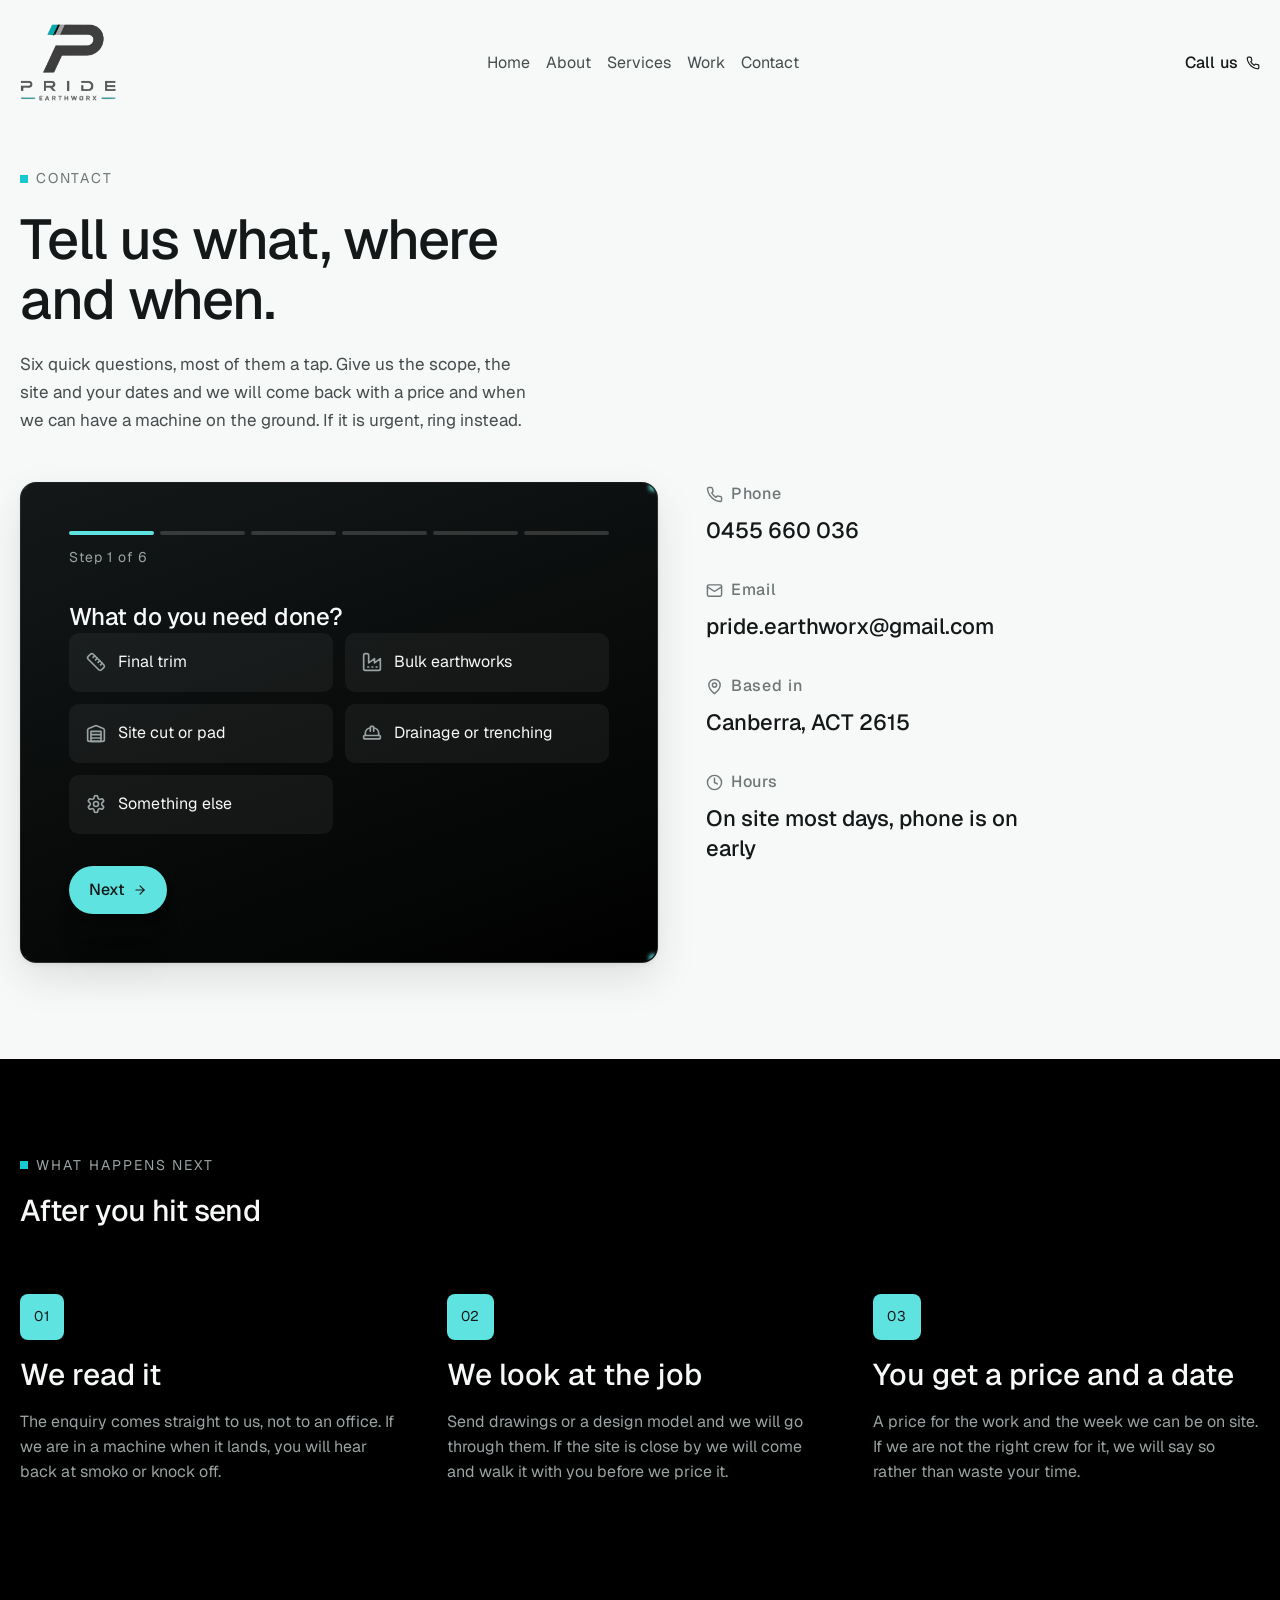
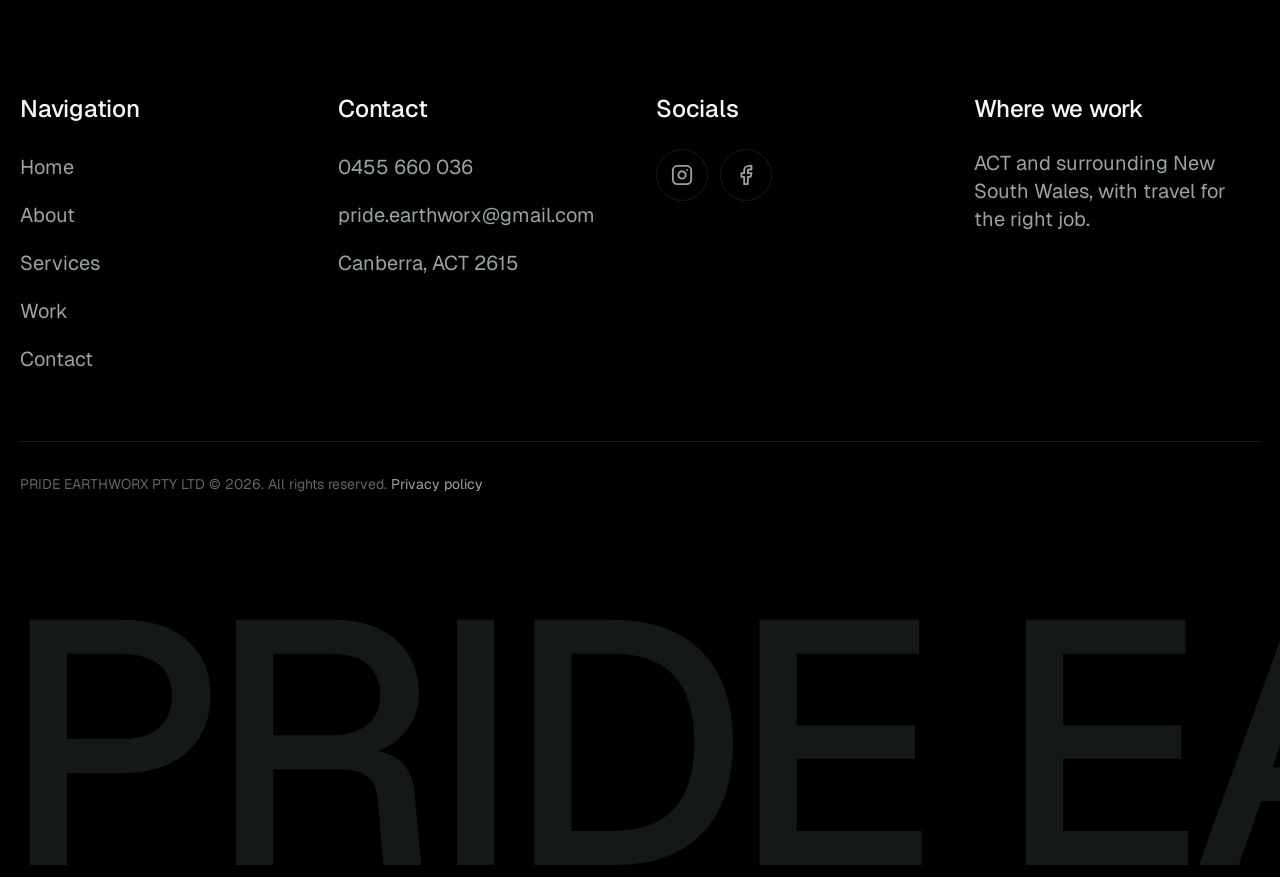
<file: contact.html>
<!DOCTYPE html>
<html lang="en-AU">
<head>
  <meta charset="UTF-8">
  <meta name="viewport" content="width=device-width, initial-scale=1">
  <title>Contact Pride Earthworx | Get a quote</title>
  <meta name="description" content="Send Pride Earthworx the scope, the site and your dates and we will come back with a price and a start date. Call 0455 660 036 for earthworks in Canberra.">
  <meta property="og:type" content="website">
  <meta property="og:title" content="Contact Pride Earthworx | Get a quote">
  <meta property="og:description" content="Send Pride Earthworx the scope, the site and your dates and we will come back with a price and a start date. Call 0455 660 036 for earthworks in Canberra.">
  <meta property="og:image" content="assets/img/hero-kontakt.jpg">
  <meta property="og:site_name" content="Pride Earthworx">
  <meta property="og:locale" content="en_AU">
  <meta name="twitter:card" content="summary_large_image">
  <!-- TODO: swap to the live domain once it is registered. -->
  <link rel="canonical" href="https://pride-earthworx.vercel.app/contact.html">
  <meta name="theme-color" content="#0B0E0E">
  <link rel="icon" href="assets/img/logo.png" type="image/png">
  <link rel="preconnect" href="https://fonts.googleapis.com">
  <link rel="preconnect" href="https://fonts.gstatic.com" crossorigin>
  <link rel="stylesheet" href="https://fonts.googleapis.com/css2?family=Geist:wght@400;500;700&display=swap">
  <link rel="stylesheet" href="css/tokens.css">
  <link rel="stylesheet" href="css/styles.css">
  <link rel="stylesheet" href="css/stranice.css">
</head>
<body>

<svg width="0" height="0" style="position:absolute" aria-hidden="true" focusable="false">
  <symbol id="i-factory" viewBox="0 0 24 24" fill="none" stroke="currentColor" stroke-width="2" stroke-linecap="round" stroke-linejoin="round">
    <path d="M2 20a2 2 0 0 0 2 2h16a2 2 0 0 0 2-2V8l-7 5V8l-7 5V4a2 2 0 0 0-2-2H4a2 2 0 0 0-2 2Z"/><path d="M17 18h1"/><path d="M12 18h1"/><path d="M7 18h1"/>
  </symbol>
  <symbol id="i-hardhat" viewBox="0 0 24 24" fill="none" stroke="currentColor" stroke-width="2" stroke-linecap="round" stroke-linejoin="round">
    <path d="M2 18a1 1 0 0 0 1 1h18a1 1 0 0 0 1-1v-2a1 1 0 0 0-1-1H3a1 1 0 0 0-1 1v2z"/><path d="M10 10V5a1 1 0 0 1 1-1h2a1 1 0 0 1 1 1v5"/><path d="M4 15v-3a6 6 0 0 1 6-6"/><path d="M14 6a6 6 0 0 1 6 6v3"/>
  </symbol>
  <symbol id="i-flame" viewBox="0 0 24 24" fill="none" stroke="currentColor" stroke-width="2" stroke-linecap="round" stroke-linejoin="round">
    <path d="M8.5 14.5A2.5 2.5 0 0 0 11 12c0-1.38-.5-2-1-3-1.07-2.14-.22-4.05 2-6 .5 2.5 2 4.9 4 6.5 2 1.6 3 3.5 3 5.5a7 7 0 1 1-14 0c0-1.15.43-2.29 1-3a2.5 2.5 0 0 0 2.5 2.5z"/>
  </symbol>
  <symbol id="i-warehouse" viewBox="0 0 24 24" fill="none" stroke="currentColor" stroke-width="2" stroke-linecap="round" stroke-linejoin="round">
    <path d="M22 8.35V20a2 2 0 0 1-2 2H4a2 2 0 0 1-2-2V8.35A2 2 0 0 1 3.26 6.5l8-3.2a2 2 0 0 1 1.48 0l8 3.2A2 2 0 0 1 22 8.35Z"/><path d="M6 18h12"/><path d="M6 14h12"/><path d="M6 10h12v12H6z"/>
  </symbol>
  <symbol id="i-check" viewBox="0 0 24 24" fill="none" stroke="currentColor" stroke-width="2.5" stroke-linecap="round" stroke-linejoin="round">
    <path d="m4 12 6 6L20 6"/>
  </symbol>
  <symbol id="i-badge-check" viewBox="0 0 24 24" fill="none" stroke="currentColor" stroke-width="2" stroke-linecap="round" stroke-linejoin="round">
    <path d="M3.85 8.62a4 4 0 0 1 4.78-4.77 4 4 0 0 1 6.74 0 4 4 0 0 1 4.78 4.78 4 4 0 0 1 0 6.74 4 4 0 0 1-4.77 4.78 4 4 0 0 1-6.75 0 4 4 0 0 1-4.78-4.77 4 4 0 0 1 0-6.76Z"/><path d="m9 12 2 2 4-4"/>
  </symbol>
  <symbol id="i-clock" viewBox="0 0 24 24" fill="none" stroke="currentColor" stroke-width="2" stroke-linecap="round" stroke-linejoin="round">
    <circle cx="12" cy="12" r="10"/><path d="M12 6v6l4 2"/>
  </symbol>
  <symbol id="i-cog" viewBox="0 0 24 24" fill="none" stroke="currentColor" stroke-width="2" stroke-linecap="round" stroke-linejoin="round">
    <path d="M12.22 2h-.44a2 2 0 0 0-2 2v.18a2 2 0 0 1-1 1.73l-.43.25a2 2 0 0 1-2 0l-.15-.08a2 2 0 0 0-2.73.73l-.22.38a2 2 0 0 0 .73 2.73l.15.1a2 2 0 0 1 1 1.72v.51a2 2 0 0 1-1 1.74l-.15.09a2 2 0 0 0-.73 2.73l.22.38a2 2 0 0 0 2.73.73l.15-.08a2 2 0 0 1 2 0l.43.25a2 2 0 0 1 1 1.73V20a2 2 0 0 0 2 2h.44a2 2 0 0 0 2-2v-.18a2 2 0 0 1 1-1.73l.43-.25a2 2 0 0 1 2 0l.15.08a2 2 0 0 0 2.73-.73l.22-.39a2 2 0 0 0-.73-2.73l-.15-.08a2 2 0 0 1-1-1.74v-.5a2 2 0 0 1 1-1.74l.15-.09a2 2 0 0 0 .73-2.73l-.22-.38a2 2 0 0 0-2.73-.73l-.15.08a2 2 0 0 1-2 0l-.43-.25a2 2 0 0 1-1-1.73V4a2 2 0 0 0-2-2z"/><circle cx="12" cy="12" r="3"/>
  </symbol>
  <symbol id="i-ruler" viewBox="0 0 24 24" fill="none" stroke="currentColor" stroke-width="2" stroke-linecap="round" stroke-linejoin="round">
    <path d="M21.3 15.3a2.4 2.4 0 0 1 0 3.4l-2.6 2.6a2.4 2.4 0 0 1-3.4 0L2.7 8.7a2.41 2.41 0 0 1 0-3.4l2.6-2.6a2.41 2.41 0 0 1 3.4 0Z"/><path d="m14.5 12.5 2-2"/><path d="m11.5 9.5 2-2"/><path d="m8.5 6.5 2-2"/><path d="m17.5 15.5 2-2"/>
  </symbol>
  <symbol id="i-calendar-check" viewBox="0 0 24 24" fill="none" stroke="currentColor" stroke-width="2" stroke-linecap="round" stroke-linejoin="round">
    <path d="M8 2v4"/><path d="M16 2v4"/><rect width="18" height="18" x="3" y="4" rx="2"/><path d="M3 10h18"/><path d="m9 16 2 2 4-4"/>
  </symbol>
  <symbol id="i-phone" viewBox="0 0 24 24" fill="none" stroke="currentColor" stroke-width="2" stroke-linecap="round" stroke-linejoin="round">
    <path d="M22 16.92v3a2 2 0 0 1-2.18 2 19.79 19.79 0 0 1-8.63-3.07 19.5 19.5 0 0 1-6-6 19.79 19.79 0 0 1-3.07-8.67A2 2 0 0 1 4.11 2h3a2 2 0 0 1 2 1.72 12.84 12.84 0 0 0 .7 2.81 2 2 0 0 1-.45 2.11L8.09 9.91a16 16 0 0 0 6 6l1.27-1.27a2 2 0 0 1 2.11-.45 12.84 12.84 0 0 0 2.81.7A2 2 0 0 1 22 16.92z"/>
  </symbol>
  <symbol id="i-mail" viewBox="0 0 24 24" fill="none" stroke="currentColor" stroke-width="2" stroke-linecap="round" stroke-linejoin="round">
    <rect width="20" height="16" x="2" y="4" rx="2"/><path d="m22 7-8.97 5.7a1.94 1.94 0 0 1-2.06 0L2 7"/>
  </symbol>
  <symbol id="i-user" viewBox="0 0 24 24" fill="none" stroke="currentColor" stroke-width="2" stroke-linecap="round" stroke-linejoin="round">
    <path d="M19 21v-2a4 4 0 0 0-4-4H9a4 4 0 0 0-4 4v2"/><circle cx="12" cy="7" r="4"/>
  </symbol>
  <symbol id="i-message" viewBox="0 0 24 24" fill="none" stroke="currentColor" stroke-width="2" stroke-linecap="round" stroke-linejoin="round">
    <path d="M21 15a2 2 0 0 1-2 2H7l-4 4V5a2 2 0 0 1 2-2h14a2 2 0 0 1 2 2z"/>
  </symbol>
  <symbol id="i-pin" viewBox="0 0 24 24" fill="none" stroke="currentColor" stroke-width="2" stroke-linecap="round" stroke-linejoin="round">
    <path d="M20 10c0 6-8 12-8 12s-8-6-8-12a8 8 0 0 1 16 0Z"/><circle cx="12" cy="10" r="3"/>
  </symbol>
  <symbol id="i-instagram" viewBox="0 0 24 24" fill="none" stroke="currentColor" stroke-width="2" stroke-linecap="round" stroke-linejoin="round">
    <rect width="20" height="20" x="2" y="2" rx="5"/><path d="M16 11.37A4 4 0 1 1 12.63 8 4 4 0 0 1 16 11.37z"/><path d="M17.5 6.5h.01"/>
  </symbol>
  <symbol id="i-facebook" viewBox="0 0 24 24" fill="none" stroke="currentColor" stroke-width="2" stroke-linecap="round" stroke-linejoin="round">
    <path d="M18 2h-3a5 5 0 0 0-5 5v3H7v4h3v8h4v-8h3l1-4h-4V7a1 1 0 0 1 1-1h3z"/>
  </symbol>
  <symbol id="i-menu" viewBox="0 0 24 24" fill="none" stroke="currentColor" stroke-width="2" stroke-linecap="round" stroke-linejoin="round">
    <path d="M4 6h16"/><path d="M4 12h16"/><path d="M4 18h16"/>
  </symbol>
  <symbol id="i-close" viewBox="0 0 24 24" fill="none" stroke="currentColor" stroke-width="2" stroke-linecap="round" stroke-linejoin="round">
    <path d="M18 6 6 18"/><path d="m6 6 12 12"/>
  </symbol>
  <symbol id="i-arrow-right" viewBox="0 0 24 24" fill="none" stroke="currentColor" stroke-width="2" stroke-linecap="round" stroke-linejoin="round">
    <path d="M5 12h14"/><path d="m12 5 7 7-7 7"/>
  </symbol>
  <symbol id="i-arrow-up-right" viewBox="0 0 24 24" fill="none" stroke="currentColor" stroke-width="2" stroke-linecap="round" stroke-linejoin="round">
    <path d="M7 17 17 7"/><path d="M7 7h10v10"/>
  </symbol>
  <symbol id="i-star" viewBox="0 0 24 24" fill="currentColor" stroke="none">
    <path d="m12 2 2.9 6.26 6.85.7-5.1 4.6 1.44 6.72L12 16.9l-6.09 3.38 1.44-6.72-5.1-4.6 6.85-.7z"/>
  </symbol>
</svg>

<header class="header" id="header">
  <div class="header__inner">

    <div class="header__brand-wrap">
      <a class="brand" href="index.html" aria-label="Pride Earthworx, home">
        <span class="brand__marks" aria-hidden="true">
          <img class="brand__badge brand__badge--dark"  src="assets/img/logo.png"       alt="" width="660" height="532">
          <img class="brand__badge brand__badge--light" src="assets/img/logo-light.png" alt="" width="660" height="532">
        </span>
        <span class="brand__name">Pride Earthworx</span>
      </a>

      <button class="menu-toggle" id="menu-toggle" type="button"
              aria-controls="nav" aria-expanded="false" aria-label="Open the menu">
        <svg class="menu-toggle__open"  aria-hidden="true" focusable="false"><use href="#i-menu"></use></svg>
        <svg class="menu-toggle__close" aria-hidden="true" focusable="false"><use href="#i-close"></use></svg>
      </button>
    </div>

    <nav class="nav" id="nav" data-open="false" aria-label="Main navigation">
      <a class="nav__link" href="index.html"><span class="nav__dot" aria-hidden="true"></span><span>Home</span></a>
      <a class="nav__link" href="index.html#o-nama"><span class="nav__dot" aria-hidden="true"></span><span>About</span></a>
      <a class="nav__link" href="index.html#usluge"><span class="nav__dot" aria-hidden="true"></span><span>Services</span></a>
      <a class="nav__link" href="index.html#radovi"><span class="nav__dot" aria-hidden="true"></span><span>Work</span></a>
      <a class="nav__link" href="contact.html"><span class="nav__dot" aria-hidden="true"></span><span>Contact</span></a>
    </nav>

    <div class="header__actions">
      <a class="btn btn--bare header__cta" href="tel:0455660036" aria-label="Call us on 0455 660 036">
        <span class="btn__label" data-roll>Call us</span>
        <span class="btn__icons" aria-hidden="true">
          <svg class="btn__icon"><use href="#i-phone"></use></svg>
          <svg class="btn__icon"><use href="#i-phone"></use></svg>
        </span>
      </a>
    </div>

  </div>
</header>

<div class="smenu" id="smenu" aria-hidden="true">
  <div class="smenu__layer smenu__layer--1" aria-hidden="true"></div>
  <div class="smenu__layer smenu__layer--2" aria-hidden="true"></div>

  <nav class="smenu__panel" aria-label="Main navigation, mobile">
    <ul class="smenu__list">
      <li class="smenu__row" style="--i: 0"><a class="smenu__item" href="index.html"><span class="smenu__label">Home</span><span class="smenu__num" aria-hidden="true">01</span></a></li>
      <li class="smenu__row" style="--i: 1"><a class="smenu__item" href="index.html#o-nama"><span class="smenu__label">About</span><span class="smenu__num" aria-hidden="true">02</span></a></li>
      <li class="smenu__row" style="--i: 2"><a class="smenu__item" href="index.html#usluge"><span class="smenu__label">Services</span><span class="smenu__num" aria-hidden="true">03</span></a></li>
      <li class="smenu__row" style="--i: 3"><a class="smenu__item" href="index.html#radovi"><span class="smenu__label">Work</span><span class="smenu__num" aria-hidden="true">04</span></a></li>
      <li class="smenu__row" style="--i: 4"><a class="smenu__item" href="contact.html"><span class="smenu__label">Contact</span><span class="smenu__num" aria-hidden="true">05</span></a></li>
    </ul>

    <a class="btn btn--sand smenu__cta" href="tel:0455660036">
      <span class="btn__label">Call 0455 660 036</span>
      <span class="btn__icons" aria-hidden="true">
        <svg class="btn__icon"><use href="#i-phone"></use></svg>
      </span>
    </a>

    <div class="smenu__social">
      <p class="smenu__social-title">Socials</p>
      <ul class="smenu__social-list">
        <li style="--i: 0"><a class="smenu__social-link" href="https://www.instagram.com/pride_earthworx/" target="_blank" rel="noopener noreferrer">Instagram</a></li>
        <li style="--i: 1"><a class="smenu__social-link" href="https://www.facebook.com/profile.php?id=100087432637620" target="_blank" rel="noopener noreferrer">Facebook</a></li>
      </ul>
    </div>
  </nav>
</div>


<main id="main">

  <section class="kontakt" aria-labelledby="kontakt-naslov">
    <div class="kontakt__inner">

      <div class="kontakt__head">
        <p class="slabel"><span class="dot" aria-hidden="true"></span>Contact</p>
        <h1 class="kontakt__title" id="kontakt-naslov">Tell us what, where<br>and when.</h1>
        <p class="kontakt__lead">Six quick questions, most of them a tap. Give us the scope, the
          site and your dates and we will come back with a price and when we can have a machine
          on the ground. If it is urgent, ring instead.</p>
      </div>

      <div class="kontakt__form">
        <div class="kontakt__card" data-reveal>
          <div class="glass">
            <div class="glass__fx" aria-hidden="true">
              <span class="glass__beam glass__beam--top"></span>
              <span class="glass__beam glass__beam--right"></span>
              <span class="glass__beam glass__beam--bottom"></span>
              <span class="glass__beam glass__beam--left"></span>
              <span class="glass__spark glass__spark--tl"></span>
              <span class="glass__spark glass__spark--tr"></span>
              <span class="glass__spark glass__spark--br"></span>
              <span class="glass__spark glass__spark--bl"></span>
            </div>
            <div class="glass__mesh" aria-hidden="true"></div>

            <form class="wizard" id="wizard" novalidate>
              <div class="wizard__bar" aria-hidden="true">
                <span class="wizard__tick"></span>
                <span class="wizard__tick"></span>
                <span class="wizard__tick"></span>
                <span class="wizard__tick"></span>
                <span class="wizard__tick"></span>
                <span class="wizard__tick"></span>
              </div>
              <p class="wizard__count" role="status">Step 1 of 6</p>

              <fieldset class="wstep is-active">
                <legend class="wstep__q">What do you need done?</legend>
                <div class="wopts" data-name="work">
                  <button class="wopt" type="button" data-value="Final trim" aria-pressed="false">
                    <svg aria-hidden="true" focusable="false"><use href="#i-ruler"></use></svg>
                    <span>Final trim</span>
                  </button>
                  <button class="wopt" type="button" data-value="Bulk earthworks" aria-pressed="false">
                    <svg aria-hidden="true" focusable="false"><use href="#i-factory"></use></svg>
                    <span>Bulk earthworks</span>
                  </button>
                  <button class="wopt" type="button" data-value="Site cut or pad" aria-pressed="false">
                    <svg aria-hidden="true" focusable="false"><use href="#i-warehouse"></use></svg>
                    <span>Site cut or pad</span>
                  </button>
                  <button class="wopt" type="button" data-value="Drainage or trenching" aria-pressed="false">
                    <svg aria-hidden="true" focusable="false"><use href="#i-hardhat"></use></svg>
                    <span>Drainage or trenching</span>
                  </button>
                  <button class="wopt" type="button" data-value="Something else" aria-pressed="false">
                    <svg aria-hidden="true" focusable="false"><use href="#i-cog"></use></svg>
                    <span>Something else</span>
                  </button>
                </div>
              </fieldset>

              <fieldset class="wstep">
                <legend class="wstep__q">What kind of job is it?</legend>
                <div class="wopts" data-name="jobtype">
                  <button class="wopt" type="button" data-value="Civil project" aria-pressed="false">
                    <svg aria-hidden="true" focusable="false"><use href="#i-hardhat"></use></svg>
                    <span>Civil project</span>
                  </button>
                  <button class="wopt" type="button" data-value="Subdivision or estate" aria-pressed="false">
                    <svg aria-hidden="true" focusable="false"><use href="#i-warehouse"></use></svg>
                    <span>Subdivision or estate</span>
                  </button>
                  <button class="wopt" type="button" data-value="Commercial site" aria-pressed="false">
                    <svg aria-hidden="true" focusable="false"><use href="#i-factory"></use></svg>
                    <span>Commercial site</span>
                  </button>
                  <button class="wopt" type="button" data-value="Residential block" aria-pressed="false">
                    <svg aria-hidden="true" focusable="false"><use href="#i-cog"></use></svg>
                    <span>Residential block</span>
                  </button>
                </div>
              </fieldset>

              <fieldset class="wstep">
                <legend class="wstep__q">Where is the job?</legend>
                <div class="wopts" data-name="where">
                  <button class="wopt" type="button" data-value="Canberra and the ACT" aria-pressed="false">
                    <svg aria-hidden="true" focusable="false"><use href="#i-pin"></use></svg>
                    <span>Canberra and the ACT</span>
                  </button>
                  <button class="wopt" type="button" data-value="New South Wales" aria-pressed="false">
                    <svg aria-hidden="true" focusable="false"><use href="#i-pin"></use></svg>
                    <span>New South Wales</span>
                  </button>
                  <button class="wopt" type="button" data-value="Queensland" aria-pressed="false">
                    <svg aria-hidden="true" focusable="false"><use href="#i-pin"></use></svg>
                    <span>Queensland</span>
                  </button>
                  <button class="wopt" type="button" data-value="Somewhere else in Australia" aria-pressed="false">
                    <svg aria-hidden="true" focusable="false"><use href="#i-pin"></use></svg>
                    <span>Somewhere else</span>
                  </button>
                </div>
              </fieldset>

              <fieldset class="wstep">
                <legend class="wstep__q">What do you need from us?</legend>
                <div class="wopts" data-name="supply">
                  <button class="wopt" type="button" data-value="Machine and operator" aria-pressed="false">
                    <svg aria-hidden="true" focusable="false"><use href="#i-badge-check"></use></svg>
                    <span>Machine and operator</span>
                  </button>
                  <button class="wopt" type="button" data-value="Operator on our machine" aria-pressed="false">
                    <svg aria-hidden="true" focusable="false"><use href="#i-user"></use></svg>
                    <span>Operator on our machine</span>
                  </button>
                  <button class="wopt" type="button" data-value="Priced as a whole package" aria-pressed="false">
                    <svg aria-hidden="true" focusable="false"><use href="#i-ruler"></use></svg>
                    <span>Priced as a package</span>
                  </button>
                  <button class="wopt" type="button" data-value="Not sure yet" aria-pressed="false">
                    <svg aria-hidden="true" focusable="false"><use href="#i-cog"></use></svg>
                    <span>Not sure yet</span>
                  </button>
                </div>
              </fieldset>

              <fieldset class="wstep">
                <legend class="wstep__q">When do you need us?</legend>
                <div class="wopts" data-name="timing">
                  <button class="wopt" type="button" data-value="Urgently" aria-pressed="false">
                    <svg aria-hidden="true" focusable="false"><use href="#i-clock"></use></svg>
                    <span>Urgently</span>
                  </button>
                  <button class="wopt" type="button" data-value="Within a month" aria-pressed="false">
                    <svg aria-hidden="true" focusable="false"><use href="#i-clock"></use></svg>
                    <span>Within a month</span>
                  </button>
                  <button class="wopt" type="button" data-value="Two to three months" aria-pressed="false">
                    <svg aria-hidden="true" focusable="false"><use href="#i-calendar-check"></use></svg>
                    <span>Two to three months</span>
                  </button>
                  <button class="wopt" type="button" data-value="Just planning ahead" aria-pressed="false">
                    <svg aria-hidden="true" focusable="false"><use href="#i-calendar-check"></use></svg>
                    <span>Just planning ahead</span>
                  </button>
                </div>
              </fieldset>

              <fieldset class="wstep">
                <legend class="wstep__q">Your details</legend>
                <div class="wfields">
                  <div class="wfield">
                    <label class="field__label" for="w-name">Name</label>
                    <span class="field__wrap">
                      <svg class="field__icon" aria-hidden="true" focusable="false"><use href="#i-user"></use></svg>
                      <input class="field__input" id="w-name" name="name" type="text" autocomplete="name" placeholder="Your name" required>
                    </span>
                  </div>
                  <div class="wfield">
                    <label class="field__label" for="w-phone">Phone</label>
                    <span class="field__wrap">
                      <svg class="field__icon" aria-hidden="true" focusable="false"><use href="#i-phone"></use></svg>
                      <input class="field__input" id="w-phone" name="phone" type="tel" autocomplete="tel" placeholder="Best number to reach you" required>
                    </span>
                  </div>
                  <div class="wfield wfield--full">
                    <label class="field__label" for="w-email">Email, if you want the price in writing</label>
                    <span class="field__wrap">
                      <svg class="field__icon" aria-hidden="true" focusable="false"><use href="#i-mail"></use></svg>
                      <input class="field__input" id="w-email" name="email" type="email" autocomplete="email" placeholder="Your email">
                    </span>
                  </div>
                  <div class="wfield wfield--full">
                    <label class="field__label" for="w-detail">Scope, quantities, dates, anything you have</label>
                    <span class="field__wrap field__wrap--area">
                      <svg class="field__icon" aria-hidden="true" focusable="false"><use href="#i-message"></use></svg>
                      <textarea class="field__input field__input--area" id="w-detail" name="detail" rows="4" placeholder="Tell us about the site, the volumes, the programme, and whether you have a design model."></textarea>
                    </span>
                  </div>
                </div>
                <p class="wizard__note">If it is urgent, ring 0455 660 036 rather than waiting on the form.</p>
              </fieldset>

              <p class="wizard__err" role="alert" hidden></p>

              <div class="wnav">
                <button class="wnav__back" type="button" hidden>Back</button>
                <button class="btn btn--sand wnav__next" type="button"><span class="btn__label">Next</span><span class="btn__icons" aria-hidden="true"><svg class="btn__icon"><use href="#i-arrow-right"></use></svg><svg class="btn__icon"><use href="#i-arrow-right"></use></svg></span></button>
                <button class="btn btn--sand wnav__submit" type="submit" hidden><span class="btn__label">Send enquiry</span><span class="btn__icons" aria-hidden="true"><svg class="btn__icon"><use href="#i-arrow-right"></use></svg><svg class="btn__icon"><use href="#i-arrow-right"></use></svg></span></button>
              </div>
            </form>

            <div class="wizard__done" role="status">
              <h2>Enquiry received</h2>
              <p>We will get back to you. If you need an answer today, call 0455 660 036.</p>
            </div>

          </div>
        </div>
      </div>

      <aside class="kontakt__intro">
        <div class="kontakt__details">
          <div class="kdetail">
            <span class="kdetail__label"><svg aria-hidden="true" focusable="false"><use href="#i-phone"></use></svg>Phone</span>
            <a class="kdetail__value" href="tel:0455660036">0455 660 036</a>
          </div>
          <div class="kdetail">
            <span class="kdetail__label"><svg aria-hidden="true" focusable="false"><use href="#i-mail"></use></svg>Email</span>
            <a class="kdetail__value" href="mailto:pride.earthworx@gmail.com">pride.earthworx@gmail.com</a>
          </div>
          <div class="kdetail">
            <span class="kdetail__label"><svg aria-hidden="true" focusable="false"><use href="#i-pin"></use></svg>Based in</span>
            <span class="kdetail__value">Canberra, ACT 2615</span>
          </div>
          <div class="kdetail">
            <!-- TODO: confirm real office or phone hours with the client.
                 Facebook currently says "Always open", which is not useful copy. -->
            <span class="kdetail__label"><svg aria-hidden="true" focusable="false"><use href="#i-clock"></use></svg>Hours</span>
            <span class="kdetail__value">On site most days, phone is on early</span>
          </div>
        </div>
      </aside>

    </div>
  </section>


  <section class="next" aria-labelledby="next-title">
    <div class="next__inner">
      <div>
        <p class="slabel slabel--dark"><span class="dot" aria-hidden="true"></span>What happens next</p>
        <h2 class="next__title" id="next-title">After you hit send</h2>
      </div>
      <div class="next__grid">
        <article class="nstep" data-reveal>
          <span class="nstep__num">01</span>
          <h3 class="nstep__title">We read it</h3>
          <p>The enquiry comes straight to us, not to an office. If we are in a machine when it lands, you will hear back at smoko or knock off.</p>
        </article>
        <article class="nstep" data-reveal>
          <span class="nstep__num">02</span>
          <h3 class="nstep__title">We look at the job</h3>
          <p>Send drawings or a design model and we will go through them. If the site is close by we will come and walk it with you before we price it.</p>
        </article>
        <article class="nstep" data-reveal>
          <span class="nstep__num">03</span>
          <h3 class="nstep__title">You get a price and a date</h3>
          <p>A price for the work and the week we can be on site. If we are not the right crew for it, we will say so rather than waste your time.</p>
        </article>
      </div>
    </div>
  </section>

</main>


<footer class="footer" id="footer">
  <div class="footer__container">
    <div class="footer__cols">

      <nav class="footer__col" aria-label="Footer navigation">
        <p class="footer__heading">Navigation</p>
        <div class="footer__nav">
          <a class="footer__link" href="index.html">Home</a>
          <a class="footer__link" href="index.html#o-nama">About</a>
          <a class="footer__link" href="index.html#usluge">Services</a>
          <a class="footer__link" href="index.html#radovi">Work</a>
          <a class="footer__link" href="contact.html">Contact</a>
        </div>
      </nav>

      <div class="footer__col">
        <p class="footer__heading">Contact</p>
        <div class="footer__nav">
          <a class="footer__link" href="tel:0455660036">0455 660 036</a>
          <a class="footer__link" href="mailto:pride.earthworx@gmail.com">pride.earthworx@gmail.com</a>
          <address class="footer__link footer__link--plain">Canberra, ACT 2615</address>
        </div>
      </div>

      <div class="footer__col">
        <p class="footer__heading">Socials</p>
        <div class="social">
          <a class="social__link" href="https://www.instagram.com/pride_earthworx/" target="_blank" rel="noopener noreferrer" aria-label="Pride Earthworx on Instagram">
            <svg aria-hidden="true" focusable="false"><use href="#i-instagram"></use></svg>
          </a>
          <a class="social__link" href="https://www.facebook.com/profile.php?id=100087432637620" target="_blank" rel="noopener noreferrer" aria-label="Pride Earthworx on Facebook">
            <svg aria-hidden="true" focusable="false"><use href="#i-facebook"></use></svg>
          </a>
        </div>
      </div>

      <div class="footer__col">
        <p class="footer__heading">Where we work</p>
        <div class="footer__nav">
          <p class="footer__link footer__link--plain">ACT and surrounding New South Wales, with travel for the right job.</p>
        </div>
      </div>

    </div>

    <div class="footer__legal">
      <p>PRIDE EARTHWORX PTY LTD &copy; 2026. All rights reserved. <a class="footer__legal-link" href="privacy.html">Privacy policy</a></p>
    </div>
  </div>

  <div class="footer__wordmark" aria-hidden="true">PRIDE EARTHWORX</div>
</footer>

<script src="js/main.js" defer></script>
<script src="js/wizard.js" defer></script>
</body>
</html>
</file>
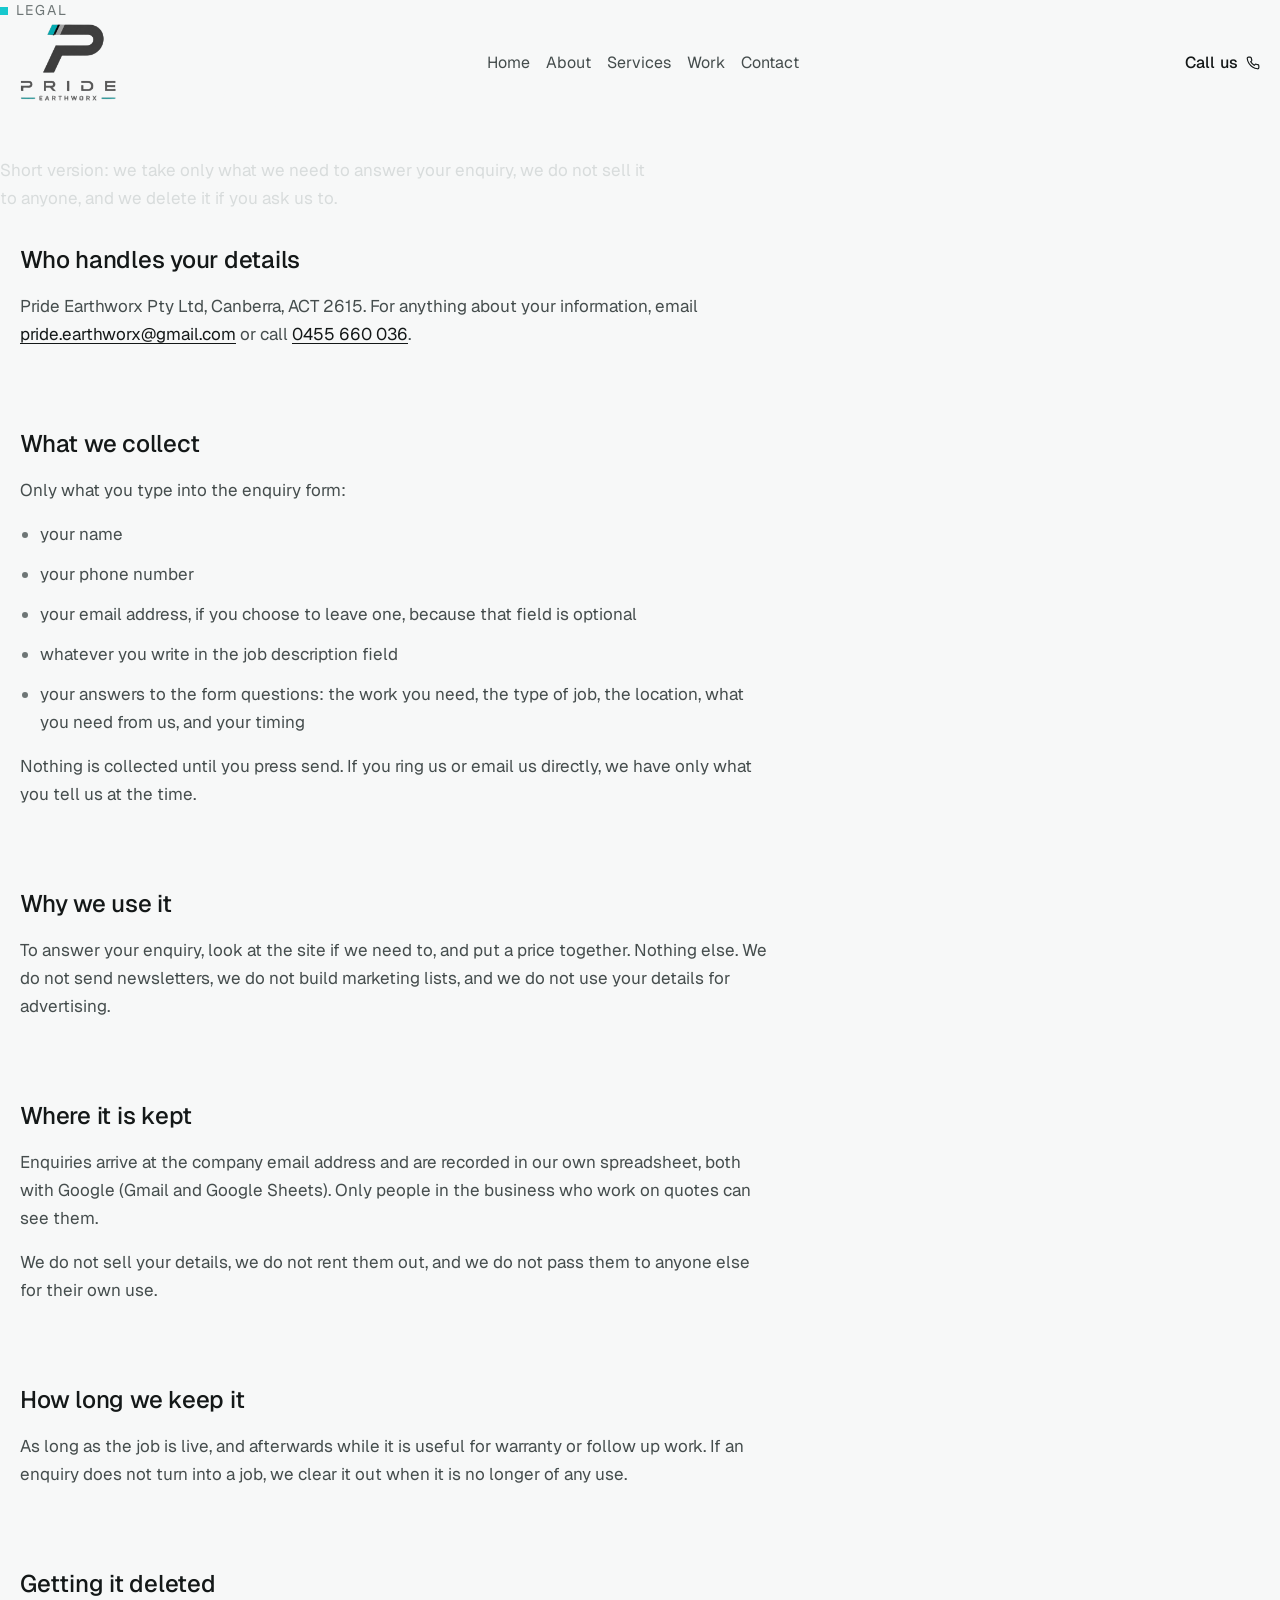
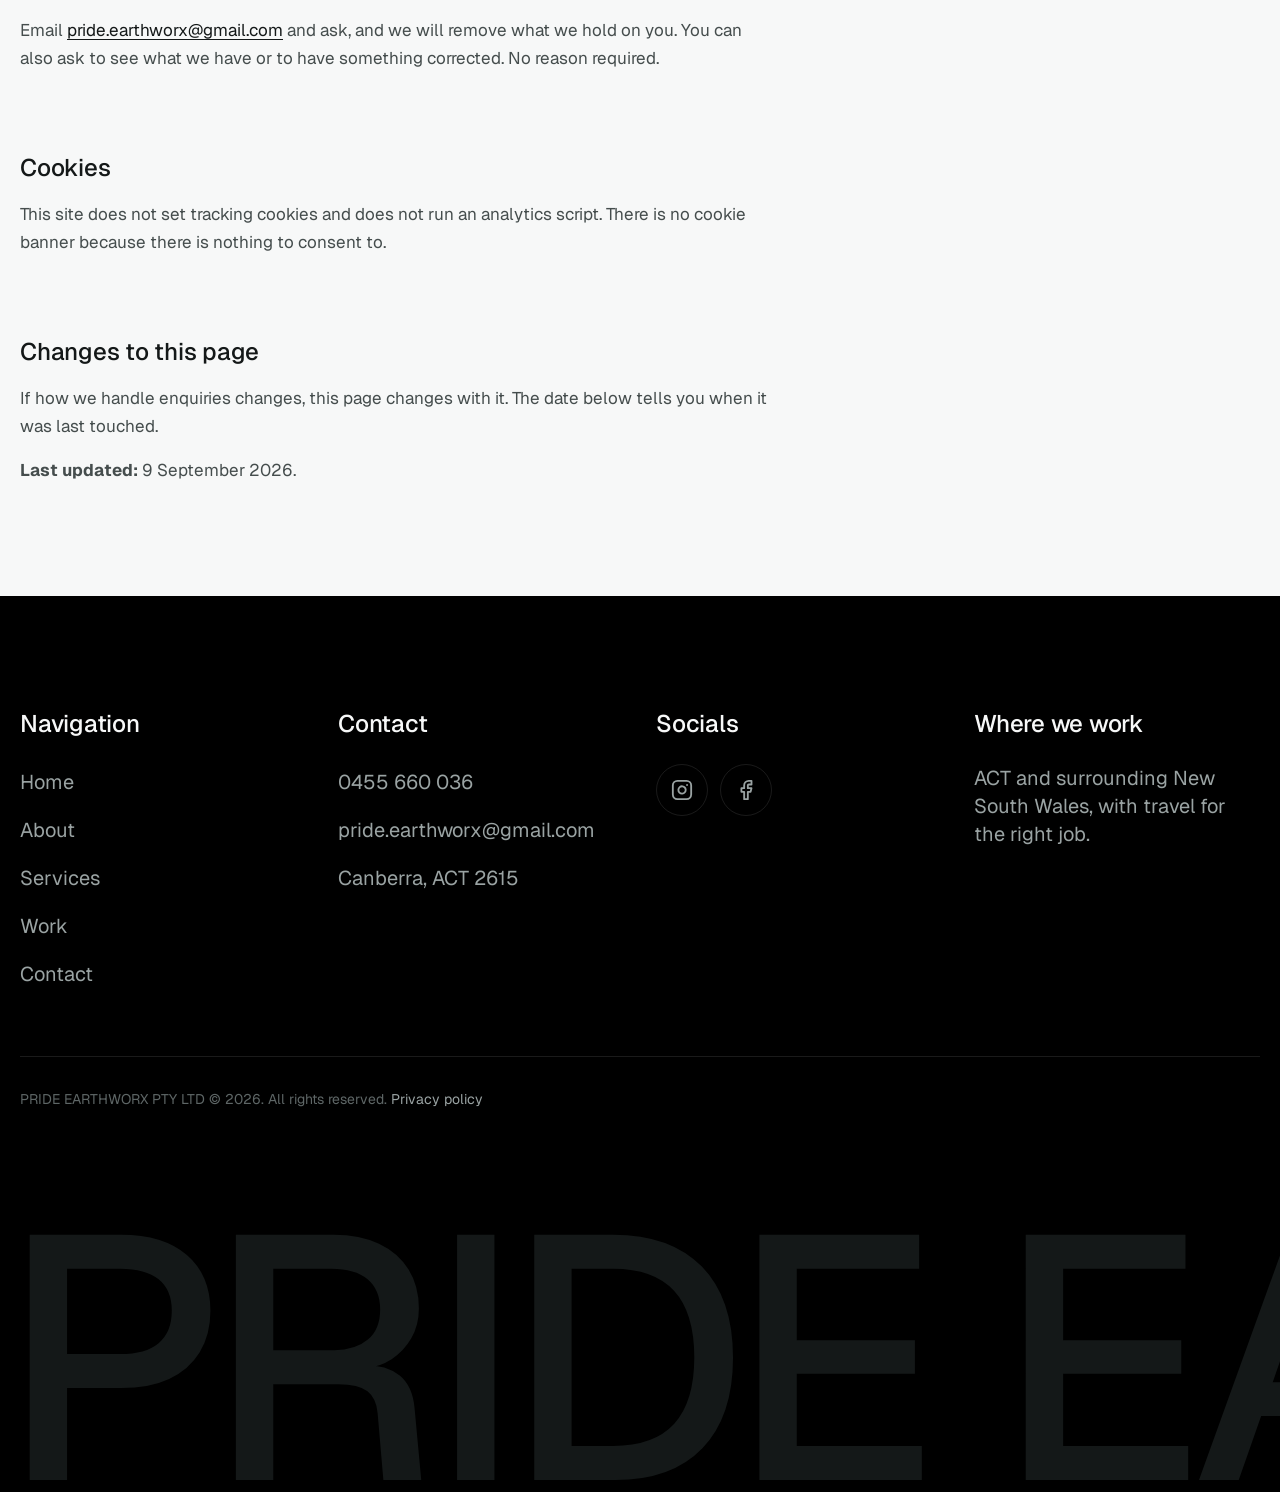
<file: privacy.html>
<!DOCTYPE html>
<html lang="en-AU">
<head>
  <meta charset="UTF-8">
  <meta name="viewport" content="width=device-width, initial-scale=1">
  <title>Privacy policy | Pride Earthworx</title>
  <meta name="description" content="How Pride Earthworx handles the details you send through the enquiry form: what we collect, why we keep it, and how to ask us to delete it all.">
  <meta property="og:type" content="website">
  <meta property="og:title" content="Privacy policy | Pride Earthworx">
  <meta property="og:description" content="How Pride Earthworx handles the details you send through the enquiry form: what we collect, why we keep it, and how to ask us to delete it all.">
  <meta property="og:site_name" content="Pride Earthworx">
  <meta property="og:locale" content="en_AU">
  <!-- TODO: swap to the live domain once it is registered. -->
  <link rel="canonical" href="https://pride-earthworx.vercel.app/privacy.html">
  <meta name="theme-color" content="#0B0E0E">
  <link rel="icon" href="assets/img/logo.png" type="image/png">
  <link rel="preconnect" href="https://fonts.googleapis.com">
  <link rel="preconnect" href="https://fonts.gstatic.com" crossorigin>
  <link rel="stylesheet" href="https://fonts.googleapis.com/css2?family=Geist:wght@400;500;700&display=swap">
  <link rel="stylesheet" href="css/tokens.css">
  <link rel="stylesheet" href="css/styles.css">
  <link rel="stylesheet" href="css/stranice.css">
</head>
<body>

<svg width="0" height="0" style="position:absolute" aria-hidden="true" focusable="false">
  <symbol id="i-factory" viewBox="0 0 24 24" fill="none" stroke="currentColor" stroke-width="2" stroke-linecap="round" stroke-linejoin="round">
    <path d="M2 20a2 2 0 0 0 2 2h16a2 2 0 0 0 2-2V8l-7 5V8l-7 5V4a2 2 0 0 0-2-2H4a2 2 0 0 0-2 2Z"/><path d="M17 18h1"/><path d="M12 18h1"/><path d="M7 18h1"/>
  </symbol>
  <symbol id="i-hardhat" viewBox="0 0 24 24" fill="none" stroke="currentColor" stroke-width="2" stroke-linecap="round" stroke-linejoin="round">
    <path d="M2 18a1 1 0 0 0 1 1h18a1 1 0 0 0 1-1v-2a1 1 0 0 0-1-1H3a1 1 0 0 0-1 1v2z"/><path d="M10 10V5a1 1 0 0 1 1-1h2a1 1 0 0 1 1 1v5"/><path d="M4 15v-3a6 6 0 0 1 6-6"/><path d="M14 6a6 6 0 0 1 6 6v3"/>
  </symbol>
  <symbol id="i-flame" viewBox="0 0 24 24" fill="none" stroke="currentColor" stroke-width="2" stroke-linecap="round" stroke-linejoin="round">
    <path d="M8.5 14.5A2.5 2.5 0 0 0 11 12c0-1.38-.5-2-1-3-1.07-2.14-.22-4.05 2-6 .5 2.5 2 4.9 4 6.5 2 1.6 3 3.5 3 5.5a7 7 0 1 1-14 0c0-1.15.43-2.29 1-3a2.5 2.5 0 0 0 2.5 2.5z"/>
  </symbol>
  <symbol id="i-warehouse" viewBox="0 0 24 24" fill="none" stroke="currentColor" stroke-width="2" stroke-linecap="round" stroke-linejoin="round">
    <path d="M22 8.35V20a2 2 0 0 1-2 2H4a2 2 0 0 1-2-2V8.35A2 2 0 0 1 3.26 6.5l8-3.2a2 2 0 0 1 1.48 0l8 3.2A2 2 0 0 1 22 8.35Z"/><path d="M6 18h12"/><path d="M6 14h12"/><path d="M6 10h12v12H6z"/>
  </symbol>
  <symbol id="i-check" viewBox="0 0 24 24" fill="none" stroke="currentColor" stroke-width="2.5" stroke-linecap="round" stroke-linejoin="round">
    <path d="m4 12 6 6L20 6"/>
  </symbol>
  <symbol id="i-badge-check" viewBox="0 0 24 24" fill="none" stroke="currentColor" stroke-width="2" stroke-linecap="round" stroke-linejoin="round">
    <path d="M3.85 8.62a4 4 0 0 1 4.78-4.77 4 4 0 0 1 6.74 0 4 4 0 0 1 4.78 4.78 4 4 0 0 1 0 6.74 4 4 0 0 1-4.77 4.78 4 4 0 0 1-6.75 0 4 4 0 0 1-4.78-4.77 4 4 0 0 1 0-6.76Z"/><path d="m9 12 2 2 4-4"/>
  </symbol>
  <symbol id="i-clock" viewBox="0 0 24 24" fill="none" stroke="currentColor" stroke-width="2" stroke-linecap="round" stroke-linejoin="round">
    <circle cx="12" cy="12" r="10"/><path d="M12 6v6l4 2"/>
  </symbol>
  <symbol id="i-cog" viewBox="0 0 24 24" fill="none" stroke="currentColor" stroke-width="2" stroke-linecap="round" stroke-linejoin="round">
    <path d="M12.22 2h-.44a2 2 0 0 0-2 2v.18a2 2 0 0 1-1 1.73l-.43.25a2 2 0 0 1-2 0l-.15-.08a2 2 0 0 0-2.73.73l-.22.38a2 2 0 0 0 .73 2.73l.15.1a2 2 0 0 1 1 1.72v.51a2 2 0 0 1-1 1.74l-.15.09a2 2 0 0 0-.73 2.73l.22.38a2 2 0 0 0 2.73.73l.15-.08a2 2 0 0 1 2 0l.43.25a2 2 0 0 1 1 1.73V20a2 2 0 0 0 2 2h.44a2 2 0 0 0 2-2v-.18a2 2 0 0 1 1-1.73l.43-.25a2 2 0 0 1 2 0l.15.08a2 2 0 0 0 2.73-.73l.22-.39a2 2 0 0 0-.73-2.73l-.15-.08a2 2 0 0 1-1-1.74v-.5a2 2 0 0 1 1-1.74l.15-.09a2 2 0 0 0 .73-2.73l-.22-.38a2 2 0 0 0-2.73-.73l-.15.08a2 2 0 0 1-2 0l-.43-.25a2 2 0 0 1-1-1.73V4a2 2 0 0 0-2-2z"/><circle cx="12" cy="12" r="3"/>
  </symbol>
  <symbol id="i-ruler" viewBox="0 0 24 24" fill="none" stroke="currentColor" stroke-width="2" stroke-linecap="round" stroke-linejoin="round">
    <path d="M21.3 15.3a2.4 2.4 0 0 1 0 3.4l-2.6 2.6a2.4 2.4 0 0 1-3.4 0L2.7 8.7a2.41 2.41 0 0 1 0-3.4l2.6-2.6a2.41 2.41 0 0 1 3.4 0Z"/><path d="m14.5 12.5 2-2"/><path d="m11.5 9.5 2-2"/><path d="m8.5 6.5 2-2"/><path d="m17.5 15.5 2-2"/>
  </symbol>
  <symbol id="i-calendar-check" viewBox="0 0 24 24" fill="none" stroke="currentColor" stroke-width="2" stroke-linecap="round" stroke-linejoin="round">
    <path d="M8 2v4"/><path d="M16 2v4"/><rect width="18" height="18" x="3" y="4" rx="2"/><path d="M3 10h18"/><path d="m9 16 2 2 4-4"/>
  </symbol>
  <symbol id="i-phone" viewBox="0 0 24 24" fill="none" stroke="currentColor" stroke-width="2" stroke-linecap="round" stroke-linejoin="round">
    <path d="M22 16.92v3a2 2 0 0 1-2.18 2 19.79 19.79 0 0 1-8.63-3.07 19.5 19.5 0 0 1-6-6 19.79 19.79 0 0 1-3.07-8.67A2 2 0 0 1 4.11 2h3a2 2 0 0 1 2 1.72 12.84 12.84 0 0 0 .7 2.81 2 2 0 0 1-.45 2.11L8.09 9.91a16 16 0 0 0 6 6l1.27-1.27a2 2 0 0 1 2.11-.45 12.84 12.84 0 0 0 2.81.7A2 2 0 0 1 22 16.92z"/>
  </symbol>
  <symbol id="i-mail" viewBox="0 0 24 24" fill="none" stroke="currentColor" stroke-width="2" stroke-linecap="round" stroke-linejoin="round">
    <rect width="20" height="16" x="2" y="4" rx="2"/><path d="m22 7-8.97 5.7a1.94 1.94 0 0 1-2.06 0L2 7"/>
  </symbol>
  <symbol id="i-user" viewBox="0 0 24 24" fill="none" stroke="currentColor" stroke-width="2" stroke-linecap="round" stroke-linejoin="round">
    <path d="M19 21v-2a4 4 0 0 0-4-4H9a4 4 0 0 0-4 4v2"/><circle cx="12" cy="7" r="4"/>
  </symbol>
  <symbol id="i-message" viewBox="0 0 24 24" fill="none" stroke="currentColor" stroke-width="2" stroke-linecap="round" stroke-linejoin="round">
    <path d="M21 15a2 2 0 0 1-2 2H7l-4 4V5a2 2 0 0 1 2-2h14a2 2 0 0 1 2 2z"/>
  </symbol>
  <symbol id="i-pin" viewBox="0 0 24 24" fill="none" stroke="currentColor" stroke-width="2" stroke-linecap="round" stroke-linejoin="round">
    <path d="M20 10c0 6-8 12-8 12s-8-6-8-12a8 8 0 0 1 16 0Z"/><circle cx="12" cy="10" r="3"/>
  </symbol>
  <symbol id="i-instagram" viewBox="0 0 24 24" fill="none" stroke="currentColor" stroke-width="2" stroke-linecap="round" stroke-linejoin="round">
    <rect width="20" height="20" x="2" y="2" rx="5"/><path d="M16 11.37A4 4 0 1 1 12.63 8 4 4 0 0 1 16 11.37z"/><path d="M17.5 6.5h.01"/>
  </symbol>
  <symbol id="i-facebook" viewBox="0 0 24 24" fill="none" stroke="currentColor" stroke-width="2" stroke-linecap="round" stroke-linejoin="round">
    <path d="M18 2h-3a5 5 0 0 0-5 5v3H7v4h3v8h4v-8h3l1-4h-4V7a1 1 0 0 1 1-1h3z"/>
  </symbol>
  <symbol id="i-menu" viewBox="0 0 24 24" fill="none" stroke="currentColor" stroke-width="2" stroke-linecap="round" stroke-linejoin="round">
    <path d="M4 6h16"/><path d="M4 12h16"/><path d="M4 18h16"/>
  </symbol>
  <symbol id="i-close" viewBox="0 0 24 24" fill="none" stroke="currentColor" stroke-width="2" stroke-linecap="round" stroke-linejoin="round">
    <path d="M18 6 6 18"/><path d="m6 6 12 12"/>
  </symbol>
  <symbol id="i-arrow-right" viewBox="0 0 24 24" fill="none" stroke="currentColor" stroke-width="2" stroke-linecap="round" stroke-linejoin="round">
    <path d="M5 12h14"/><path d="m12 5 7 7-7 7"/>
  </symbol>
  <symbol id="i-arrow-up-right" viewBox="0 0 24 24" fill="none" stroke="currentColor" stroke-width="2" stroke-linecap="round" stroke-linejoin="round">
    <path d="M7 17 17 7"/><path d="M7 7h10v10"/>
  </symbol>
  <symbol id="i-star" viewBox="0 0 24 24" fill="currentColor" stroke="none">
    <path d="m12 2 2.9 6.26 6.85.7-5.1 4.6 1.44 6.72L12 16.9l-6.09 3.38 1.44-6.72-5.1-4.6 6.85-.7z"/>
  </symbol>
</svg>

<header class="header" id="header">
  <div class="header__inner">

    <div class="header__brand-wrap">
      <a class="brand" href="index.html" aria-label="Pride Earthworx, home">
        <span class="brand__marks" aria-hidden="true">
          <img class="brand__badge brand__badge--dark"  src="assets/img/logo.png"       alt="" width="660" height="532">
          <img class="brand__badge brand__badge--light" src="assets/img/logo-light.png" alt="" width="660" height="532">
        </span>
        <span class="brand__name">Pride Earthworx</span>
      </a>

      <button class="menu-toggle" id="menu-toggle" type="button"
              aria-controls="nav" aria-expanded="false" aria-label="Open the menu">
        <svg class="menu-toggle__open"  aria-hidden="true" focusable="false"><use href="#i-menu"></use></svg>
        <svg class="menu-toggle__close" aria-hidden="true" focusable="false"><use href="#i-close"></use></svg>
      </button>
    </div>

    <nav class="nav" id="nav" data-open="false" aria-label="Main navigation">
      <a class="nav__link" href="index.html"><span class="nav__dot" aria-hidden="true"></span><span>Home</span></a>
      <a class="nav__link" href="index.html#o-nama"><span class="nav__dot" aria-hidden="true"></span><span>About</span></a>
      <a class="nav__link" href="index.html#usluge"><span class="nav__dot" aria-hidden="true"></span><span>Services</span></a>
      <a class="nav__link" href="index.html#radovi"><span class="nav__dot" aria-hidden="true"></span><span>Work</span></a>
      <a class="nav__link" href="contact.html"><span class="nav__dot" aria-hidden="true"></span><span>Contact</span></a>
    </nav>

    <div class="header__actions">
      <a class="btn btn--bare header__cta" href="tel:0455660036" aria-label="Call us on 0455 660 036">
        <span class="btn__label" data-roll>Call us</span>
        <span class="btn__icons" aria-hidden="true">
          <svg class="btn__icon"><use href="#i-phone"></use></svg>
          <svg class="btn__icon"><use href="#i-phone"></use></svg>
        </span>
      </a>
    </div>

  </div>
</header>

<div class="smenu" id="smenu" aria-hidden="true">
  <div class="smenu__layer smenu__layer--1" aria-hidden="true"></div>
  <div class="smenu__layer smenu__layer--2" aria-hidden="true"></div>

  <nav class="smenu__panel" aria-label="Main navigation, mobile">
    <ul class="smenu__list">
      <li class="smenu__row" style="--i: 0"><a class="smenu__item" href="index.html"><span class="smenu__label">Home</span><span class="smenu__num" aria-hidden="true">01</span></a></li>
      <li class="smenu__row" style="--i: 1"><a class="smenu__item" href="index.html#o-nama"><span class="smenu__label">About</span><span class="smenu__num" aria-hidden="true">02</span></a></li>
      <li class="smenu__row" style="--i: 2"><a class="smenu__item" href="index.html#usluge"><span class="smenu__label">Services</span><span class="smenu__num" aria-hidden="true">03</span></a></li>
      <li class="smenu__row" style="--i: 3"><a class="smenu__item" href="index.html#radovi"><span class="smenu__label">Work</span><span class="smenu__num" aria-hidden="true">04</span></a></li>
      <li class="smenu__row" style="--i: 4"><a class="smenu__item" href="contact.html"><span class="smenu__label">Contact</span><span class="smenu__num" aria-hidden="true">05</span></a></li>
    </ul>

    <a class="btn btn--sand smenu__cta" href="tel:0455660036">
      <span class="btn__label">Call 0455 660 036</span>
      <span class="btn__icons" aria-hidden="true">
        <svg class="btn__icon"><use href="#i-phone"></use></svg>
      </span>
    </a>
  </nav>
</div>


<main id="main">

  <section class="ahero" aria-labelledby="privacy-title">
    <div class="ahero__inner">
      <p class="slabel"><span class="dot" aria-hidden="true"></span>Legal</p>
      <h1 class="ahero__title" id="privacy-title">Privacy policy</h1>
      <p class="ahero__lead">Short version: we take only what we need to answer your
        enquiry, we do not sell it to anyone, and we delete it if you ask us to.</p>
    </div>
  </section>

  <section class="legal" aria-label="Privacy policy, full text">
    <div class="legal__inner">

      <div class="legal__block">
        <h2>Who handles your details</h2>
        <p>Pride Earthworx Pty Ltd, Canberra, ACT 2615. For anything about your
          information, email <a href="mailto:pride.earthworx@gmail.com">pride.earthworx@gmail.com</a>
          or call <a href="tel:0455660036">0455 660 036</a>.</p>
        <!-- TODO: add the ABN here once the client supplies it. -->
      </div>

      <div class="legal__block">
        <h2>What we collect</h2>
        <p>Only what you type into the enquiry form:</p>
        <ul>
          <li>your name</li>
          <li>your phone number</li>
          <li>your email address, if you choose to leave one, because that field is optional</li>
          <li>whatever you write in the job description field</li>
          <li>your answers to the form questions: the work you need, the type of job,
            the location, what you need from us, and your timing</li>
        </ul>
        <p>Nothing is collected until you press send. If you ring us or email us
          directly, we have only what you tell us at the time.</p>
      </div>

      <div class="legal__block">
        <h2>Why we use it</h2>
        <p>To answer your enquiry, look at the site if we need to, and put a price
          together. Nothing else. We do not send newsletters, we do not build
          marketing lists, and we do not use your details for advertising.</p>
      </div>

      <div class="legal__block">
        <h2>Where it is kept</h2>
        <p>Enquiries arrive at the company email address and are recorded in our own
          spreadsheet, both with Google (Gmail and Google Sheets). Only people in the
          business who work on quotes can see them.</p>
        <p>We do not sell your details, we do not rent them out, and we do not pass
          them to anyone else for their own use.</p>
      </div>

      <div class="legal__block">
        <h2>How long we keep it</h2>
        <p>As long as the job is live, and afterwards while it is useful for warranty
          or follow up work. If an enquiry does not turn into a job, we clear it out
          when it is no longer of any use.</p>
      </div>

      <div class="legal__block">
        <h2>Getting it deleted</h2>
        <p>Email <a href="mailto:pride.earthworx@gmail.com">pride.earthworx@gmail.com</a>
          and ask, and we will remove what we hold on you. You can also ask to see
          what we have or to have something corrected. No reason required.</p>
      </div>

      <div class="legal__block">
        <h2>Cookies</h2>
        <p>This site does not set tracking cookies and does not run an analytics
          script. There is no cookie banner because there is nothing to consent to.</p>
      </div>

      <div class="legal__block">
        <h2>Changes to this page</h2>
        <p>If how we handle enquiries changes, this page changes with it. The date
          below tells you when it was last touched.</p>
        <p><strong>Last updated:</strong> 9 September 2026.</p>
      </div>

    </div>
  </section>

</main>


<footer class="footer" id="footer">
  <div class="footer__container">
    <div class="footer__cols">

      <nav class="footer__col" aria-label="Footer navigation">
        <p class="footer__heading">Navigation</p>
        <div class="footer__nav">
          <a class="footer__link" href="index.html">Home</a>
          <a class="footer__link" href="index.html#o-nama">About</a>
          <a class="footer__link" href="index.html#usluge">Services</a>
          <a class="footer__link" href="index.html#radovi">Work</a>
          <a class="footer__link" href="contact.html">Contact</a>
        </div>
      </nav>

      <div class="footer__col">
        <p class="footer__heading">Contact</p>
        <div class="footer__nav">
          <a class="footer__link" href="tel:0455660036">0455 660 036</a>
          <a class="footer__link" href="mailto:pride.earthworx@gmail.com">pride.earthworx@gmail.com</a>
          <address class="footer__link footer__link--plain">Canberra, ACT 2615</address>
        </div>
      </div>

      <div class="footer__col">
        <p class="footer__heading">Socials</p>
        <div class="social">
          <a class="social__link" href="https://www.instagram.com/pride_earthworx/" target="_blank" rel="noopener noreferrer" aria-label="Pride Earthworx on Instagram">
            <svg aria-hidden="true" focusable="false"><use href="#i-instagram"></use></svg>
          </a>
          <a class="social__link" href="https://www.facebook.com/profile.php?id=100087432637620" target="_blank" rel="noopener noreferrer" aria-label="Pride Earthworx on Facebook">
            <svg aria-hidden="true" focusable="false"><use href="#i-facebook"></use></svg>
          </a>
        </div>
      </div>

      <div class="footer__col">
        <p class="footer__heading">Where we work</p>
        <div class="footer__nav">
          <p class="footer__link footer__link--plain">ACT and surrounding New South Wales, with travel for the right job.</p>
        </div>
      </div>

    </div>

    <div class="footer__legal">
      <p>PRIDE EARTHWORX PTY LTD &copy; 2026. All rights reserved. <a class="footer__legal-link" href="privacy.html">Privacy policy</a></p>
    </div>
  </div>

  <div class="footer__wordmark" aria-hidden="true">PRIDE EARTHWORX</div>
</footer>

<script src="js/main.js" defer></script>
</body>
</html>
</file>
<file: css/tokens.css>
/* ==========================================================================
   PRIDE EARTHWORX / DESIGN TOKENS
   --------------------------------------------------------------------------
   Visual reference: KONSTRA (Framer template for construction firms),
   by way of the B-Steel build, where the template was torn down value by
   value. Layout, type scale, spacing, radii and motion are carried over
   unchanged. Only the palette is Pride's.

   Palette source: the supplied logo PNG. Sampled, not guessed:
     charcoal mark  #3D3D3D
     teal accent    #01ABB2
   The Instagram logo card uses a brighter aqua (#45E5E0) on black; that
   is where the light accent step comes from.

   This is still the ONLY file to restyle from. No markup carries a raw
   hex value or a fixed pixel gap.
   ========================================================================== */

:root {

  /* ---------------------------------------------------------------------
     1. PALETTE
     --------------------------------------------------------------------
     Cool industrial. Black carries the site, teal is the single accent,
     the greys are very slightly cooled so they sit with the charcoal in
     the logo rather than fighting it.

     Contrast, computed:
       #141818 on #F1F3F3  = 15.0:1  AAA   headings on light
       #454D4D on #F1F3F3  =  8.0:1  AAA   body on light
       #6E7676 on #F1F3F3  =  4.6:1  AA    small text on light
       #016E73 on #F1F3F3  =  4.6:1  AA    accent text on light
       #F7F8F8 on #141818  = 15.6:1  AAA   headings on dark
       #9AA3A3 on #141818  =  6.6:1  AA    body on dark
       #5FE3E0 on #141818  = 11.2:1  AAA   accent on dark
       #000000 on #17C8CE  = 10.1:1  AAA   primary button
     Every pair passes. The teal is used as a fill under black text, never
     as white-on-teal, which would only reach 2.8:1.
     --------------------------------------------------------------------- */
  --teal-300:   #5FE3E0;  /* accent on dark, hero gradient */
  --teal-400:   #17C8CE;
  --teal-500:   #01ABB2;  /* brand teal, sampled from the logo mark */
  --teal-700:   #016E73;  /* accent text on the light field */

  --teal-600:   #018A90;  /* deep teal band, How we work */

  --ash-50:   #F7F8F8;  /* naslovi na tamnom */
  --ash-100:  #F1F3F3;  /* nosiva svijetla pozadina stranice */
  --ash-200:  #E9ECEC;  /* naizmjenicna svijetla traka */

  --ash-300:  #D8DCDC;  /* linije i ivice na svijetlom */
  --ash-400:  #C3C9C9;  /* slabija linija */
  --ash-500:  #9AA3A3;  /* prigusen tekst na tamnom */
  --ash-600:  #6E7676;  /* sitan tekst, paginacija */
  --ash-700:  #5E6666;  /* pomocni tekst */

  /* Jedina siva u paleti, dodata na zahtjev za srednju karticu u
     Rezultatima. Nije cista siva nego blago topla (R-B = 11), da ne
     ispadne iz pjescanog polja.

     Zatamnjeno na zahtjev sa #4F4A43 na #232828. Kontrast je time
     porastao, provjereno racunski:
       #F7F8F8 na #232828  =  11.2:1  AAA   (broj i naslov), bilo 8.3
       #D8DCDC na #232828  =   7.5:1  AAA   (opis), bilo 5.5
     I dalje se jasno odvaja od podloge sekcije, koja je #000000. */
  --steel-600:  #232828;  /* srednja kartica u Rezultatima */

  --slate-700:  #454D4D;  /* tijelo teksta na svijetlom */
  --ink-900:    #141818;  /* nosiva tamna, naslovi na svijetlom */
  --ink-950:    #0B0E0E;  /* najtamnija toplo smedja */
  --pure-black: #000000;  /* iskljucivo punjenje primarnog dugmeta */

  /* Akcenat brenda za elemente koji su dosli sa unutrasnjih stranica
     (stranice.css): popunjena crtica u traci wizarda i izabrana kartica.
     Na B-Steelu brend nije jedna boja nego pjescani par, a puno dugme je
     crno, pa se ova varijabla vezuje za istu crnu. Postoji zato sto je
     stranice.css preuzet iz NP Celika, gdje je brend jedna plava. */
  --brand-blue:       var(--teal-500);
  --brand-blue-hover: var(--teal-400);

  --coral-400:  #17C8CE;  /* kvadratic uz oznaku sekcije, jedina topla boja */
  --red-500:    #FF4D5A;  /* jedini topli akcenat, greske */
  --white-10:   rgba(255, 255, 255, 0.10);  /* koloseci progres traka */

  /* Zadrzana imena iz prethodne verzije da ostatak sajta ne pukne
     dok se sekcije jedna po jedna prevode na Konstru. Pokazuju na
     nove vrijednosti, tako da je recolor trenutan. */
  --ink-800:    var(--ink-900);
  --ink-700:    var(--ink-950);
  --white:      var(--ash-50);
  --off-white:  var(--ash-200);
  --grey-200:   var(--ash-300);
  --grey-600:   var(--slate-700);
  --orange-500: var(--teal-300);
  --orange-600: var(--teal-400);
  --orange-700: var(--slate-700);
  --amber-500:  var(--teal-400);

  /* ---------------------------------------------------------------------
     2. SEMANTICKE BOJE / SVIJETLO POLJE  (podrazumijevano)
     --------------------------------------------------------------------- */
  --color-bg:            var(--ash-100);
  --color-bg-alt:        var(--ash-200);
  --color-surface:       var(--ash-50);
  --color-heading:       var(--ink-900);
  --color-text:          var(--slate-700);
  --color-text-muted:    var(--ash-600);
  --color-border:        var(--ash-300);
  --color-border-soft:   var(--ash-400);

  --color-accent:        var(--teal-300);   /* punjenje */
  --color-accent-hover:  var(--teal-400);
  --color-accent-text:   var(--teal-700);  /* akcentni tekst na svijetlom */
  --color-on-accent:     var(--ink-900);    /* tekst na pjescanom */

  /* ---------------------------------------------------------------------
     3. SEMANTICKE BOJE / TAMNO POLJE
     --------------------------------------------------------------------- */
  --color-dark-bg:        var(--ink-900);
  --color-dark-surface:   var(--ink-950);
  --color-dark-heading:   var(--ash-50);
  --color-dark-text:      var(--ash-500);
  --color-dark-accent:    var(--teal-300);
  --color-dark-border:    var(--white-10);
  --color-dark-hairline:  rgba(255, 255, 255, 0.06);

  --watermark-opacity:   0.05;

  --color-focus:         var(--ink-900);
  --color-error:         var(--red-500);

  /* ---------------------------------------------------------------------
     4. TIPOGRAFIJA
     --------------------------------------------------------------------
     Konstra vozi SVE na jednom fontu: Geist. Inter je na stranici ucitan
     ali se na naslovima ne koristi. Geist je na Google Fonts, licenca
     SIL OFL, dakle slobodan za komercijalnu upotrebu.

     Original uz Geist drzi i "Geist Placeholder": lokalni Arial sa
     size-adjust 106.39% / ascent-override 94.47%, da tekst ne poskoci
     kad se pravi font ucita. Isto radimo i mi.

     Skala je izmjerena po prelomnim tackama, ne izvedena iz formule:
       H1 88/88   ->  70/70   ->  56/60
       H4 32/40   ->  30/38   ->  28/34
       H5 24/32   ->  24/32   ->  22/28
       P  18/28   ->  17/28   ->  16/22
       p  16/24   ->  16/24   ->  14/22
     Zapaziti: line-height na H1 je JEDNAK font-size. Naslov je zbijen do
     granice. Trekovanje je 0, ne negativno kao kod Struxa: Geist je vec
     uzak pa dodatno stezanje nije potrebno.
     --------------------------------------------------------------------- */
  --font-display: 'Geist', 'Geist Placeholder', 'Segoe UI', system-ui, sans-serif;
  --font-body:    var(--font-display);

  --text-xs:   0.75rem;
  --text-sm:   0.875rem;                                    /* 14px */
  --text-base: 1rem;                                        /* 16px */
  /* VAZNO: Konstra NE koristi fluidnu tipografiju. Skala je stepenasta,
     mijenja se skokom na 810px i na 1440px. Prva verzija ovog fajla je
     imala clamp() i promasivala je na svakoj prelomnoj tacki (87.36px
     umjesto 88px na 1440, 60.3px umjesto 70px na 810). Zamijenjeno
     stepenastim vrijednostima koje pogadjaju original u pixel.
     Vrijednosti ispod su za mobilni; skokovi su na dnu fajla. */
  --text-lg:   16px;   /* P vodeci */
  --text-xl:   20px;
  --text-2xl:  22px;   /* H5 */
  --text-3xl:  28px;   /* H4 */
  --text-4xl:  40px;
  --text-5xl:  56px;   /* H1 */
  --text-stat: clamp(2.5rem, 4vw + 1.2rem, 4.5rem);

  /* Konstra vezuje line-height za svaki nivo posebno, ne kroz mnozioce.
     Zato su i redovi u px, ne u bezdimenzionim mnoziocima. */
  --leading-h1:      60px;   /* 56/60 mobilni -> 70/70 -> 88/88 */
  --leading-lead:    22px;   /* 16/22 mobilni -> 17/28 -> 18/28 */
  --leading-h5:      28px;   /* 22/28 mobilni -> 24/32 */
  --leading-h4:      34px;   /* 28/34 mobilni -> 30/38 -> 32/40 */

  --leading-display: 1;
  --leading-tight:   1.07;
  --leading-snug:    1.25;
  --leading-normal:  1.5;
  --leading-relaxed: 1.56;

  --tracking-tighter: -0.02em;   /* H4 */
  --tracking-tight:   -0.01em;   /* H5 */
  --tracking-normal:  0;         /* H1 i tijelo, oboje tacno 0 */
  --tracking-wide:    0.06em;
  --tracking-widest:  0.14em;

  --weight-regular:  400;
  --weight-medium:   500;   /* svi naslovi na Konstri */
  --weight-semibold: 600;
  --weight-bold:     700;

  /* ---------------------------------------------------------------------
     5. RAZMACI  /  bazna jedinica 8px
     --------------------------------------------------------------------- */
  --space-1:  0.25rem;
  --space-2:  0.5rem;
  --space-3:  0.75rem;
  --space-4:  1rem;
  --space-5:  1.5rem;
  --space-6:  2rem;
  --space-7:  2.5rem;
  --space-8:  3rem;
  --space-9:  4rem;
  --space-10: 5rem;
  --space-11: 6rem;
  --space-12: 8rem;

  --section-padding-y: clamp(var(--space-9), 7vw, var(--space-11));

  /* ---------------------------------------------------------------------
     6. GEOMETRIJA
     --------------------------------------------------------------------
     Konstra: sadrzaj max-width 1320px, centriran.
     Padding sekcije 72px desktop / 20px tablet / 16px mobilni.

     Ovo je prostije od Struxa, gdje je max-width uracunavao i padding
     zbog border-box. Kod Konstre je 1320 stvarni gornji limit sadrzaja,
     a padding je na sekciji, ne na kontejneru.
     --------------------------------------------------------------------- */
  --container-content: 1320px;
  --container-pad:     16px;
  --container-max:     var(--container-content);
  --measure:           62ch;

  /* Prelomne tacke Konstre, za referencu u @media:
       desktop  >= 1440px
       tablet   810px - 1439.98px
       mobilni  <= 809.98px
     Kod tekstualnih preseta granica tablet/desktop je ponegdje 1200px. */

  /* ---------------------------------------------------------------------
     7. RADIJUSI I SJENKE
     --------------------------------------------------------------------
     Konstra je znatno manje zaobljena od Struxa: 8px na slikama u
     karticama, 10px na progres traci, 999px na dugmadi. Nema 16 ni 24.
     --------------------------------------------------------------------- */
  --radius-sm:   8px;
  --radius-md:   8px;
  --radius-lg:   10px;
  --radius-xl:   12px;
  --radius-pill: 999px;

  --border-width: 1px;

  /* Primarno dugme na Konstri nosi PET slojeva sjenke sa opadajucom
     prozirnoscu. Zadnja dva su prakticno nevidljiva i sluze samo da rep
     sjenke ne stane naglo. Prepisano vrijednost po vrijednost. */
  --shadow-btn:
    0 5px 10px rgba(0, 0, 0, 0.06),
    0 19px 19px rgba(0, 0, 0, 0.05),
    0 43px 26px rgba(0, 0, 0, 0.03),
    0 76px 30px rgba(0, 0, 0, 0.01),
    0 118px 33px rgba(0, 0, 0, 0);

  --shadow-card:  0 1px 2px rgba(0, 0, 0, 0.04), 0 8px 24px rgba(0, 0, 0, 0.06);
  --shadow-lift:  0 2px 4px rgba(0, 0, 0, 0.06), 0 16px 40px rgba(0, 0, 0, 0.10);

  /* ---------------------------------------------------------------------
     8. POKRET
     --------------------------------------------------------------------
     Konstra NE koristi cubic-bezier za ulazne animacije. Sve su spring.
     Za hover koristi tacno jednu krivu.

     Framer spring nema tacan cubic-bezier ekvivalent. Za bounce:0
     springove koristimo cubic-bezier(0.16, 1, 0.3, 1), koja se poklapa
     u prva dva decimalna mjesta kroz cijelo trajanje. Ovo je JEDINA
     aproksimacija u cijelom prenosu i ovdje je zavedena namjerno.
     --------------------------------------------------------------------- */
  --ease-spring:  cubic-bezier(0.16, 1, 0.3, 1);   /* spring bounce 0 */

  /* Konstra ima DVIJE krive za hover, ne jednu, i to se lako promasi.

     --ease-roll  je zapisana inline na svakom karakteru u natpisu dugmeta.
                  Vazi samo za rolanje slova.
     --ease-hover je podrazumijevana Framer tranzicija za promjenu varijante,
                  nadjena u framer runtime chunku:
                  {type:tween, duration:.2, ease:[.27, 0, .51, 1]}
                  Vazi za sve ostalo na hover: ikonu, tacku, boju.

     Prva verzija je koristila krivu za rolanje na svemu. Zato je zamjena
     ikone djelovala tvrdo: ta kriva krece odmah, dok Framer default krece
     mekano iz mirovanja. */
  --ease-roll:    cubic-bezier(0.25, 0.46, 0.45, 0.94);
  --ease-hover:   cubic-bezier(0.27, 0, 0.51, 1);
  --ease-out:     var(--ease-spring);
  --ease-in-out:  var(--ease-spring);

  /* Original je na 200ms. Na zahtjev je usporeno na 320ms, jer je na
     nasem sajtu djelovalo prebrzo. Korak po karakteru ostaje 30ms
     kao u izvoru. */
  --duration-hover:  320ms;

  /* Slike se mijenjaju sporije od sitnog UI-ja: veca povrsina, pa isti
     tempo djeluje trzavo. Ista kriva kao u zaglavlju, duplo duze. */
  --duration-hover-slow: 640ms;

  /* Redovi u FAQ-u su najveca povrsina koja mijenja boju na hover, pa im
     je tempo jos sporiji, na zahtjev. Vrijedi i za podlogu reda i za znak
     plus: da su razliciti, znak bi skljocnuo dok se red jos pretapa. */
  --duration-hover-faq: 800ms;

  /* Trajanja, doslovno iz __framer__appearAnimationsContent. */
  --duration-fast:   200ms;
  --duration-base:   400ms;
  --duration-slow:  1400ms;   /* svi ulazni blokovi */
  --duration-image: 1800ms;   /* hero slika, scale 1.4 -> 1 */

  /* Ulazni pomak. Konstra koristi 30px svuda, i u herou i na skrol
     revealu. Strux je koristio 50px. */
  /* Hero se pri skrolovanju pomjera sporije od stranice, pa djeluje kao
     da ga sljedeca sekcija prekriva. Izmjereno na Konstri: element
     dobija translateY = 0.4 * scrollY, dakle vidljivo se krece 0.6x
     brzine skrola. Linearno, bez ublazavanja i bez granice u opsegu
     koji sam mjerio (do 1100px). */
  --hero-parallax: 0.4;

  --reveal-shift:        30px;
  --reveal-shift-mobile: 30px;
  --reveal-step:         100ms;   /* korak izmedju elemenata u herou */

  /* Hero, tacne odgode iz izvora. */
  --hero-delay-image:   100ms;
  --hero-delay-title:   700ms;
  --hero-delay-text:    700ms;
  --hero-delay-btn-1:   800ms;
  --hero-delay-btn-2:   900ms;
  --hero-delay-card:   1000ms;
  --hero-word-step:      50ms;   /* korak po rijeci u naslovu */
  --hero-word-duration: 600ms;   /* damping 40 / stiffness 250 -> ~0.5s */
  --hero-word-blur:     10px;

  /* Skrol reveal za ostale sekcije: {opacity 0, y 30} sa delay 0.2s. */
  --scroll-reveal-delay: 200ms;

  --hover-scale: 1.08;

  /* ---------------------------------------------------------------------
     9. KOMPONENTE
     --------------------------------------------------------------------- */
  --touch-target-min: 44px;

  /* Visina na kojoj se kartice usluga zalijepe i pocnu da se preklapaju.
     Izmjereno na Konstri: sticky top 120px. */
  --card-stack-top:   120px;
  /* Izmjereno u browseru poslije povecanja logoa: 109px na desktopu.
     Koristi se za scroll-padding-top kad glatko skrolovanje ne radi
     (dodir, smanjen pokret), da naslov ne zavrsi ispod zaglavlja. */
  --header-height:    110px;

  /* ---------------------------------------------------------------------
     DUGMAD, izmjereno na Konstri
       padding        16px 20px
       razmak         8px izmedju natpisa i ikone
       radius         999px
       natpis         Geist 500, 16px, line-height 16px, tracking 0
       ikona          14 x 14px, wrapper overflow clip
       visina         16 + 2*16 = 48px
     Nema znacke sa kruznom pozadinom kao kod Struxa. Ikona stoji
     direktno pored natpisa i rola se na hover.
     --------------------------------------------------------------------- */
  --btn-pad-y:       16px;
  --btn-pad-x:       20px;
  --btn-gap:         8px;
  --btn-radius:      var(--radius-pill);
  --btn-font-size:   16px;
  --btn-line:        16px;
  --btn-tracking:    0;
  --btn-icon:        14px;
  --btn-height:      48px;
  --btn-char-step:   30ms;   /* korak rolanja po karakteru, iz izvora */

  --focus-ring-width:  2px;
  --focus-ring-offset: 3px;
}

/* --------------------------------------------------------------------------
   Padding sekcije po prelomnim tackama Konstre.
   -------------------------------------------------------------------------- */
@media (min-width: 810px) {
  :root {
    --container-pad: 20px;

    /* Tablet, izmjereno na Konstri. */
    --text-5xl:     70px;  --leading-h1:   70px;
    --text-lg:      17px;  --leading-lead: 28px;
    --text-2xl:     24px;  --leading-h5:   32px;
    --text-3xl:     30px;  --leading-h4:   38px;
  }
}

@media (min-width: 1440px) {
  :root {
    --container-pad: 72px;

    /* Desktop, izmjereno na Konstri. Line-height na H1 je JEDNAK
       font-size: naslov je zbijen do granice. */
    --text-5xl:     88px;  --leading-h1:   88px;
    --text-lg:      18px;
    --text-3xl:     32px;  --leading-h4:   40px;
  }
}

/* --------------------------------------------------------------------------
   Rezervni font: lokalni Arial podesen da ima iste metrike kao Geist,
   pa tekst ne poskoci kad se pravi font ucita. Vrijednosti su doslovno
   iz Konstrinog @font-face bloka.
   -------------------------------------------------------------------------- */
@font-face {
  font-family: 'Geist Placeholder';
  src: local('Arial');
  ascent-override: 94.47%;
  descent-override: 27.73%;
  line-gap-override: 0%;
  size-adjust: 106.39%;
}
</file>
<file: css/styles.css>
/* ==========================================================================
   B-STEEL / STILOVI
   --------------------------------------------------------------------------
   Vizuelni jezik po ugledu na Strux. Kljucni potpisi koje pratimo:
     - smjena traka: bijela / off-white / crna
     - pill dugme sa kruznim znackom ikone na desnoj strani
     - numerisane oznake sekcija (01, 02, 03)
     - zaobljene kartice sa bijelom natpisnom trakom preko slike
     - vrlo gusto trekovani displej naslovi
     - logo badge kao vodeni zig u tamnim trakama

   Redoslijed:
     1. Reset i osnova
     2. Raspored  (container, sekcija, oznake)
     3. Tipografija
     4. Dugmad i kruzne ikone
     5. Komponente
     6. Sekcije
     7. Pristupacnost i pokret

   Mobile-first. Svaki @media je min-width.
   Sve vrijednosti dolaze iz tokens.css.
   ========================================================================== */

/* ==========================================================================
   1. RESET I OSNOVA
   ========================================================================== */

*, *::before, *::after { box-sizing: border-box; }

html {
  -webkit-text-size-adjust: 100%;
  scroll-behavior: smooth;
  scroll-padding-top: calc(var(--header-height) + var(--space-4));
}

body {
  margin: 0;
  background-color: var(--color-bg);
  color: var(--color-text);
  font-family: var(--font-body);
  font-size: var(--text-base);
  line-height: var(--leading-relaxed);
  -webkit-font-smoothing: antialiased;
  overflow-x: hidden;
}

h1, h2, h3, h4, p, figure, blockquote, ul, ol { margin: 0; }
ul, ol { padding: 0; list-style: none; }

img, picture, svg, video { display: block; max-width: 100%; height: auto; }
button, input, select, textarea { font: inherit; color: inherit; }
a { color: inherit; text-decoration: none; }
address { font-style: normal; }

/* ==========================================================================
   2. RASPORED
   ========================================================================== */

.container {
  width: 100%;
  max-width: var(--container-max);
  margin-inline: auto;
  padding-inline: var(--container-pad);
}

.section { padding-block: var(--section-padding-y); }

/* Tri polja koja se smjenjuju niz stranicu. */
.section--light { background-color: var(--color-bg); }
.section--alt   { background-color: var(--color-bg-alt); }

.section--dark {
  position: relative;
  background-color: var(--color-dark-bg);
  color: var(--color-dark-text);
  overflow: hidden;
  isolation: isolate;
}

.section--dark .h2,
.section--dark .h3,
.section--dark .display { color: var(--color-dark-heading); }

/* Vodeni zig: logo badge, veliki i jedva vidljiv, kao kod Struxa. */
.watermark {
  position: absolute;
  z-index: -1;
  right: -8%;
  top: 50%;
  translate: 0 -50%;
  width: min(60%, 620px);
  opacity: var(--watermark-opacity);
  pointer-events: none;
  filter: grayscale(1) brightness(3);
}

/* ----- Zaglavlje sekcije -------------------------------------------------- */

.section__head {
  display: flex;
  flex-direction: column;
  gap: var(--space-4);
  margin-bottom: var(--space-8);
  max-width: 46ch;
}

.section__head--center {
  align-items: center;
  text-align: center;
  margin-inline: auto;
}

/* Zaglavlje sa akcijom desno (strelice, dugme) na sirokom ekranu. */
.section__head-row {
  display: flex;
  flex-direction: column;
  gap: var(--space-6);
  margin-bottom: var(--space-8);
}

.section__head-row .section__head { margin-bottom: 0; }

@media (min-width: 900px) {
  .section__head-row {
    flex-direction: row;
    align-items: flex-end;
    justify-content: space-between;
    gap: var(--space-8);
  }
}

/* ----- Oznaka sekcije ----------------------------------------------------- */

.eyebrow {
  display: inline-flex;
  align-items: center;
  gap: var(--space-2);
  font-size: var(--text-xs);
  font-weight: var(--weight-semibold);
  letter-spacing: var(--tracking-widest);
  text-transform: uppercase;
  /* Na svijetlom ide tamnija narandzasta; sjajna pada na kontrastu. */
  color: var(--color-accent-text);
}

.eyebrow::before {
  content: "";
  width: 6px;
  height: 6px;
  border-radius: var(--radius-pill);
  background-color: currentColor;
}

/* Na tamnom ide sjajna narandzasta. Tamna varijanta pada na 3.8:1. */
.section--dark .eyebrow,
.hero .eyebrow,
.contact__panel .eyebrow { color: var(--color-dark-accent); }

.visually-hidden {
  position: absolute;
  width: 1px; height: 1px;
  padding: 0; margin: -1px;
  overflow: hidden;
  clip-path: inset(50%);
  white-space: nowrap;
  border: 0;
}

/* Oznaka za podatke koje klijent jos nije dostavio. */
.todo {
  color: var(--color-accent-text);
  font-weight: var(--weight-medium);
  background-color: rgba(249, 115, 22, 0.12);
  border-radius: var(--radius-sm);
  padding-inline: var(--space-2);
  overflow-wrap: anywhere;
}

.section--dark .todo {
  color: var(--color-dark-accent);
  background-color: rgba(255, 255, 255, 0.10);
}

/* ==========================================================================
   3. TIPOGRAFIJA
   ========================================================================== */

.display, .h2, .h3, .h4 {
  font-family: var(--font-display);
  color: var(--color-heading);
  text-wrap: balance;
}

.display {
  font-size: var(--text-5xl);
  font-weight: var(--weight-semibold);
  line-height: var(--leading-tight);
  letter-spacing: var(--tracking-tighter);
}

.h2 {
  font-size: var(--text-4xl);
  font-weight: var(--weight-semibold);
  line-height: var(--leading-tight);
  letter-spacing: var(--tracking-tighter);
}

.h3 {
  font-size: var(--text-xl);
  font-weight: var(--weight-semibold);
  line-height: var(--leading-snug);
  letter-spacing: var(--tracking-tight);
}

.h4 {
  font-size: var(--text-base);
  font-weight: var(--weight-semibold);
  line-height: var(--leading-snug);
  letter-spacing: var(--tracking-tight);
}

.lead {
  font-size: var(--text-lg);
  line-height: var(--leading-relaxed);
  color: var(--color-text);
  max-width: var(--measure);
  text-wrap: pretty;
}

.body-text {
  color: var(--color-text);
  max-width: var(--measure);
  text-wrap: pretty;
}

.text-sm { font-size: var(--text-sm); }

.section--dark .lead,
.section--dark .body-text,
.section--dark .text-sm { color: var(--color-dark-text); }

/* ==========================================================================
   4. DUGMAD
   ========================================================================== */

/* --------------------------------------------------------------------------
   Geometrija je prepisana iz izvornog koda Konstre, ne procijenjena:
     padding 16px 20px, razmak 8px, radius 999px,
     natpis Geist 500 / 16px / line-height 16px / trekovanje 0,
     ikona 14x14px, ukupna visina 16 + 2*16 = 48px
   Nema znacke sa kruznom pozadinom kao kod Struxa: ikona stoji
   direktno pored natpisa i rola se na hover.
   -------------------------------------------------------------------------- */
.btn {
  display: inline-flex;
  align-items: center;
  justify-content: center;
  position: relative;
  gap: var(--btn-gap);
  padding: var(--btn-pad-y) var(--btn-pad-x);
  border: 0;
  border-radius: var(--btn-radius);
  font-family: var(--font-display);
  font-size: var(--btn-font-size);
  font-weight: var(--weight-medium);
  letter-spacing: var(--btn-tracking);
  line-height: var(--btn-line);
  text-transform: none;
  text-decoration: none;
  white-space: nowrap;
  cursor: pointer;
  overflow: visible;
  transition:
    background-color var(--duration-fast) var(--ease-hover),
    border-color     var(--duration-fast) var(--ease-hover),
    color            var(--duration-fast) var(--ease-hover);
}

/* --------------------------------------------------------------------------
   Ivica se crta pseudoelementom, ne svojstvom border.
   Razlog: obicna 1px ivica dodaje 2px na visinu, pa dugme ispadne 50px
   umjesto 48px koliko ima original. Framer to rjesava isto ovako, preko
   ::after sa inset 0, tako da ivica nikad ne utice na raspored.
   Izmjereno prije popravke: 50px. Poslije: 48px, kao na Konstri.
   -------------------------------------------------------------------------- */
.btn::after {
  content: "";
  position: absolute;
  inset: 0;
  border: var(--border-width) solid transparent;
  border-radius: inherit;
  pointer-events: none;
  transition: border-color var(--duration-fast) var(--ease-hover);
}

/* 48px je iznad preporucenih 44px za dodir, pa nema sta da se podize. */

/* Nasljedjene varijante iz prve verzije: ivica im se sad crta kroz ::after. */
.btn--outline { border-color: transparent; }
.btn--outline::after { border-color: var(--color-border); }
.btn--outline:hover::after { border-color: var(--color-heading); }

.btn--on-dark-outline { border-color: transparent; }
.btn--on-dark-outline::after { border-color: var(--color-dark-border); }
.btn--on-dark-outline:hover::after { border-color: rgba(255, 255, 255, 0.5); }

/* --------------------------------------------------------------------------
   ROLANJE NATPISA PO KARAKTERU
   --------------------------------------------------------------------------
   Ovo je najvredniji detalj Konstre i izgleda komplikovanije nego sto jeste.

   Svaki karakter je zaseban element visine 16px sa overflow hidden.
   Unutra je kolona sa DVIJE identicne kopije tog karaktera. U mirovanju
   je kolona na translateY(0), pa se vidi prva kopija. Na hover ide na
   translateY(-50%) i druga kopija se popne na njeno mjesto.

   Iz izvora doslovno:
     transition: transform 0.2s cubic-bezier(0.25, 0.46, 0.45, 0.94)
     transition-delay: 0.03s * indeks karaktera

   Razmak dobija width 0.3em, inace bi se rijeci slijepile.
   Kod natpisa od 15 karaktera zadnji krece 0.42s poslije prvog, pa
   efekat traje ukupno oko 0.62s.

   Indeks se prosljedjuje iz skripte kao --i na svakom karakteru.
   -------------------------------------------------------------------------- */
.btn__label { display: flex; gap: 0; }

.btn__char {
  position: relative;
  display: block;
  width: auto;
  height: var(--btn-line);
  overflow: hidden;
}

.btn__char--space { display: inline-block; width: 0.3em; }

.btn__char-inner {
  display: flex;
  flex-direction: column;
  transform: translateY(0%);
  transition: transform var(--duration-hover) var(--ease-roll);
  transition-delay: calc(var(--i, 0) * var(--btn-char-step));
}

/* Karakteri se uopste ne selektuju. Bez ovoga kopiranje teksta sa
   stranice vraca svako slovo dva puta i svako u svom redu
   ("Z Z a a t t r r ..."), jer je svaki karakter blok element sa dvije
   kopije. Umjesto njih se selektuje pravi natpis, koji skripta ostavlja
   u DOM-u kao vizuelno sakriven element. */
.btn__char { user-select: none; -webkit-user-select: none; }

.btn__char-inner span {
  display: block;
  line-height: var(--btn-line);
  white-space: pre;
}

/* Rolanje se pali i kad je pod misem cijela kartica, ne samo dugme.
   Na Konstri je kartica jedan klikabilan blok, pa se dugme ponasa kao
   njegov pokazivac stanja. */
.btn:hover .btn__char-inner,
.btn:focus-visible .btn__char-inner,
.svc:hover .btn__char-inner { transform: translateY(-50%); }

/* --------------------------------------------------------------------------
   ZAMJENA IKONE NA HOVER
   --------------------------------------------------------------------------
   Ista logika, drugim sredstvima. Na Konstri traka je overflow clip sirine
   14px sa dvije iste strelice: u mirovanju je prva u toku a druga apsolutno
   pozicionirana van kadra lijevo, a na hover prva odleti desno (right: -16px)
   a druga udje u tok.

   Original to radi mijenjanjem position, sto tjera pretrazivac na
   preracunavanje rasporeda pri svakom hoveru. Isti vizuelni rezultat se
   dobija jednim translateX na roditelju, sto ide na GPU. To je jedina
   namjerna izmjena u odnosu na original i vizuelno se ne razlikuje.
   -------------------------------------------------------------------------- */
.btn__icons {
  position: relative;
  flex: none;
  display: flex;
  align-items: center;
  gap: 1px;
  width: var(--btn-icon);
  height: var(--btn-icon);
  overflow: hidden;
}

.btn__icon {
  flex: none;
  width: var(--btn-icon);
  height: var(--btn-icon);
  transform: translateX(0);
  transition: transform var(--duration-hover) var(--ease-hover);
}

/* Druga strelica ceka van kadra lijevo. */
.btn__icon:last-child { margin-left: calc(-2 * var(--btn-icon) - 1px); }
.btn__icon:first-child { transform: translateX(0); }

.btn:hover .btn__icon,
.btn:focus-visible .btn__icon,
.svc:hover .btn__icon { transform: translateX(calc(var(--btn-icon) + 1px)); }

/* --------------------------------------------------------------------------
   VARIJANTE PO KONSTRI
   -------------------------------------------------------------------------- */

/* Primarno: puno crno sa pet slojeva sjenke. */
/* PRIDE: the primary button is the teal fill, not black. Konstra and
   B-Steel put a black button on a pale field; Pride's fields are black,
   so a black button would vanish. Teal under black text measures 10.1:1
   and it is the only filled CTA colour on the site. */
.btn--solid {
  background-color: var(--teal-400);
  border-color: transparent;
  color: var(--pure-black);
  box-shadow: var(--shadow-btn);
}
.btn--solid:hover { background-color: var(--teal-300); }

/* Sekundarno: providno, ivica 1px.
   --------------------------------------------------------------------------
   Izvor na ovom dugmetu nosi mix-blend-mode: exclusion. Provjereno sta taj
   blend stvarno radi na Konstri: NISTA. Dugme sjedi u kontejneru koji ima
   transform i will-change, sto pravi kontekst slaganja, pa se blend racuna
   prema praznoj podlozi (alfa 0) i vraca izvorne boje nepromijenjene.
   Zato na zivom sajtu ivica i natpis izgledaju obicno tamno.

   Prepisali smo ga doslovno i dobili tacno ono sto original izbjegava
   slucajno: kod nas transformacija nestane cim se ulazna animacija zavrsi,
   blend procuri na fotografiju i crn tekst postane zut na zutom, oko 1.2:1.

   Zato je blend uklonjen. Rezultat je pixel-identican zivom sajtu, a nema
   ni jednog rezima koji moze da pukne kad se raspored promijeni. */
.btn--outline-soft {
  background-color: transparent;
  color: var(--ink-900);
}

.btn--outline-soft::after { border-color: var(--ink-900); }
.btn--outline-soft:hover::after { border-color: var(--ink-900); }

/* Dugme bez znacke: original je 36px sa paddingom 8px 20px.
   Opet minus 1px po strani zbog providne ivice. */
.btn--plain {
  min-height: var(--btn-height-sm);
  padding: 7px var(--btn-pad-inline);
  gap: 10px;
}

.btn__badge {
  display: inline-flex;
  align-items: center;
  justify-content: center;
  width: var(--btn-badge);
  height: var(--btn-badge);
  border-radius: var(--radius-pill);
  flex-shrink: 0;
  transition: background-color var(--duration-fast) var(--ease-spring),
              color var(--duration-fast) var(--ease-spring),
              translate var(--duration-fast) var(--ease-spring);
}

.btn__badge svg { width: 16px; height: 16px; }
.btn:hover .btn__badge { translate: 2px 0; }

/* Primarno: crno punjenje, bijela znacka. */
.btn--primary {
  background-color: var(--color-heading);
  color: var(--white);
}
.btn--primary .btn__badge { background-color: var(--white); color: var(--color-heading); }
.btn--primary:hover { background-color: var(--orange-600); }

/* Akcenat: tirkizno punjenje. */
.btn--accent {
  background-color: var(--color-accent);
  color: var(--color-on-accent);
}
.btn--accent .btn__badge { background-color: var(--color-on-accent); color: var(--color-accent); }
.btn--accent:hover { background-color: var(--color-accent-hover); }

/* Sekundarno na svijetloj podlozi: obris. */
.btn--outline {
  background-color: transparent;
  border-color: var(--color-border);
  color: var(--color-heading);
}
.btn--outline .btn__badge { background-color: var(--color-bg-alt); color: var(--color-heading); }
.btn--outline:hover { border-color: var(--color-heading); }

/* Na tamnoj podlozi: bijelo punjenje. */
.btn--on-dark {
  background-color: var(--white);
  color: var(--color-heading);
}
.btn--on-dark .btn__badge { background-color: var(--color-heading); color: var(--white); }
.btn--on-dark:hover { background-color: rgba(255, 255, 255, 0.88); }

/* Na tamnoj podlozi: providno sa obrisom. */
.btn--on-dark-outline {
  background-color: transparent;
  border-color: var(--color-dark-border);
  color: var(--white);
}
.btn--on-dark-outline .btn__badge { background-color: rgba(255, 255, 255, 0.14); color: var(--white); }
.btn--on-dark-outline:hover { border-color: rgba(255, 255, 255, 0.5); }

.btn--block { width: 100%; justify-content: center; }

/* ----- Kruzno dugme (strelice u karuselu, strelica na kartici) ------------ */

.icon-btn {
  display: inline-flex;
  align-items: center;
  justify-content: center;
  width: var(--touch-target-min);
  height: var(--touch-target-min);
  border: var(--border-width) solid var(--color-border);
  border-radius: var(--radius-pill);
  background-color: transparent;
  color: var(--color-heading);
  cursor: pointer;
  flex-shrink: 0;
  transition: background-color var(--duration-base) var(--ease-in-out),
              border-color var(--duration-base) var(--ease-in-out),
              color var(--duration-base) var(--ease-in-out);
}

.icon-btn svg { width: 18px; height: 18px; }
.icon-btn:hover { background-color: var(--color-heading); border-color: var(--color-heading); color: var(--white); }

.icon-btn--filled {
  background-color: var(--color-heading);
  border-color: var(--color-heading);
  color: var(--white);
}
.icon-btn--filled:hover { background-color: var(--color-accent); border-color: var(--color-accent); color: var(--color-on-accent); }

.section--dark .icon-btn { border-color: var(--color-dark-border); color: var(--white); }
.section--dark .icon-btn:hover { background-color: var(--white); color: var(--color-heading); }

/* ==========================================================================
   5. KOMPONENTE
   ========================================================================== */

/* ----- 5.1 Kartica usluge ------------------------------------------------- */

.services__grid {
  display: grid;
  grid-template-columns: repeat(1, minmax(0, 1fr));
  gap: var(--space-4);
}

@media (min-width: 640px)  { .services__grid { grid-template-columns: repeat(2, minmax(0, 1fr)); } }
@media (min-width: 1100px) { .services__grid { grid-template-columns: repeat(4, minmax(0, 1fr)); } }

.service {
  display: flex;
  flex-direction: column;
  gap: var(--space-4);
  padding: var(--space-6);
  background-color: var(--white);
  border: var(--border-width) solid var(--color-border);
  border-radius: var(--radius-lg);
  transition: box-shadow var(--duration-base) var(--ease-in-out),
              transform var(--duration-base) var(--ease-out);
}

.service:hover { box-shadow: var(--shadow-lift); transform: translateY(-3px); }

.service__num {
  font-size: var(--text-xs);
  font-weight: var(--weight-bold);
  letter-spacing: var(--tracking-widest);
  color: var(--color-accent-text);
}

.service__icon {
  width: 28px;
  height: 28px;
  color: var(--color-heading);
}

.service__text {
  font-size: var(--text-sm);
  color: var(--color-text);
  flex: 1;
}

/* ----- 5.2 Kolaz na sekciji O nama ---------------------------------------- */

.collage {
  display: grid;
  grid-template-columns: repeat(2, minmax(0, 1fr));
  gap: var(--space-3);
  margin-top: var(--space-8);
}

@media (min-width: 768px) {
  .collage { grid-template-columns: repeat(4, minmax(0, 1fr)); gap: var(--space-4); }
}

.collage__item {
  border-radius: var(--radius-md);
  overflow: hidden;
  aspect-ratio: 3 / 4;
  background-color: var(--color-bg-alt);
}

.collage__item img { width: 100%; height: 100%; object-fit: cover; }

/* Blago razdesen ritam, kao raspršene slicice kod Struxa. */
@media (min-width: 768px) {
  .collage__item:nth-child(odd)  { translate: 0 var(--space-6); }
  .collage__item:nth-child(2)    { aspect-ratio: 4 / 5; }
  .collage__item:nth-child(3)    { aspect-ratio: 4 / 5; }
}

/* ----- 5.3 Galerija radova ------------------------------------------------ */

/* MRTAV BLOK ZA .works__grid JE OBRISAN 02.09.2026.
   Bio je ostatak napustenog Strux rasporeda: mreza od sest kolona sa
   nth-child pravilima koja su prve dvije kartice sirila na tri kolone,
   sljedece tri na dvije, a sestu na punu sirinu sa odnosom 21/9.

   Nijedan HTML nije koristio .works__grid sve do danas, pa su pravila samo
   stajala. Kad je sekcija Radovi presla na kartice i dobila bas tu klasu,
   stari blok je odmah preuzeo: umjesto tri jednake kolone dobile su se
   sest nejednakih, izmjereno 89.5px puta tri pa 289.1px puta tri.

   Ovo je OSMI put u ovom projektu da staro pravilo sa istim selektorom
   pregazi novo. Prije uvodjenja nove klase grepovati fajl.
   Nova pravila za .works__grid stoje na kraju ovog fajla. */

/* Stari blok za galeriju je obrisan 09.08.2026. Koristio je iste
   klase .work, .work__title i .work__meta kao nova lista po Konstri, a
   stajao je RANIJE u fajlu pa je nova lista mislila da radi.

   Nije radila: red je ispadao 972px visok umjesto 104px, jer je stari
   .work img { width:100% } vazio nad novom fotografijom koja se otkriva
   na hover, a ona treba da bude 220x132 i apsolutno pozicionirana.
   Izmjereno prije brisanja: 1296 x 972. */

/* ----- 5.4 Brojevi -------------------------------------------------------- */

.stats {
  display: grid;
  grid-template-columns: repeat(2, minmax(0, 1fr));
  gap: var(--space-6) var(--space-4);
}

@media (min-width: 900px) { .stats { grid-template-columns: repeat(4, minmax(0, 1fr)); gap: var(--space-6); } }

.stat { display: flex; flex-direction: column; gap: var(--space-2); }

.stat__value {
  font-family: var(--font-display);
  font-size: var(--text-stat);
  font-weight: var(--weight-semibold);
  line-height: 1;
  letter-spacing: var(--tracking-tighter);
  color: var(--color-heading);
}

.stat__label { font-size: var(--text-sm); color: var(--color-text); }
.stat__value .todo { font-size: 0.4em; vertical-align: 0.4em; }

.section--dark .stat__value { color: var(--white); }
.section--dark .stat__label { color: var(--color-dark-text); }

/* Siroka slika ispod brojki. */
.wide-media {
  margin-top: var(--space-8);
  border-radius: var(--radius-xl);
  overflow: hidden;
  aspect-ratio: 21 / 9;
  background-color: var(--color-bg-alt);
}

.wide-media img { width: 100%; height: 100%; object-fit: cover; }

/* ----- 5.5 Segmenti ------------------------------------------------------- */

.segments__grid {
  display: grid;
  grid-template-columns: repeat(1, minmax(0, 1fr));
  gap: var(--space-5);
}

@media (min-width: 768px) { .segments__grid { grid-template-columns: repeat(3, minmax(0, 1fr)); } }

.segment {
  display: flex;
  flex-direction: column;
  border-radius: var(--radius-lg);
  overflow: hidden;
  background-color: var(--white);
  border: var(--border-width) solid var(--color-border);
  transition: box-shadow var(--duration-base) var(--ease-in-out);
}

.segment:hover { box-shadow: var(--shadow-lift); }

.segment__media { aspect-ratio: 4 / 3; overflow: hidden; background-color: var(--color-bg-alt); }
.segment__media img { width: 100%; height: 100%; object-fit: cover; }

.segment__body {
  display: flex;
  flex-direction: column;
  gap: var(--space-3);
  padding: var(--space-5) var(--space-5) var(--space-6);
}

/* ----- 5.6 Razlozi (Zasto mi), na tamnoj traci ---------------------------- */

.reasons {
  display: grid;
  grid-template-columns: repeat(1, minmax(0, 1fr));
  gap: var(--border-width);
  background-color: var(--color-dark-hairline);
  border: var(--border-width) solid var(--color-dark-hairline);
  border-radius: var(--radius-lg);
  overflow: hidden;
}

@media (min-width: 640px)  { .reasons { grid-template-columns: repeat(2, minmax(0, 1fr)); } }
@media (min-width: 1100px) { .reasons { grid-template-columns: repeat(3, minmax(0, 1fr)); } }

.reason {
  display: flex;
  flex-direction: column;
  gap: var(--space-3);
  padding: var(--space-6);
  background-color: var(--color-dark-bg);
}

.reason__icon { width: 26px; height: 26px; color: var(--orange-500); }

/* ----- 5.7 Proces --------------------------------------------------------- */

.steps { display: flex; flex-direction: column; }

.step {
  display: grid;
  grid-template-columns: auto minmax(0, 1fr);
  gap: var(--space-4) var(--space-5);
  padding-block: var(--space-6);
  border-top: var(--border-width) solid var(--color-border);
  align-items: start;
}

.steps > .step:last-child { border-bottom: var(--border-width) solid var(--color-border); }

@media (min-width: 900px) {
  .step {
    grid-template-columns: 6rem minmax(0, 22ch) minmax(0, 1fr);
    align-items: center;
    gap: var(--space-8);
  }
}

.step__num {
  font-family: var(--font-display);
  font-size: var(--text-sm);
  font-weight: var(--weight-bold);
  letter-spacing: var(--tracking-widest);
  color: var(--color-accent-text);
}

.step__title { grid-column: 2; }

@media (max-width: 899.98px) {
  .step__text { grid-column: 1 / -1; }
}

/* ----- 5.8 Testimonijali -------------------------------------------------- */

.testimonials {
  display: grid;
  grid-template-columns: repeat(1, minmax(0, 1fr));
  gap: var(--space-4);
}

@media (min-width: 768px) { .testimonials { grid-template-columns: repeat(3, minmax(0, 1fr)); } }

.testimonial {
  display: flex;
  flex-direction: column;
  gap: var(--space-5);
  padding: var(--space-6);
  background-color: var(--white);
  border: var(--border-width) solid var(--color-border);
  border-radius: var(--radius-lg);
}

.stars { display: flex; gap: 2px; color: var(--amber-500); }
.stars svg { width: 16px; height: 16px; }

.testimonial__quote {
  flex: 1;
  font-size: var(--text-base);
  color: var(--color-heading);
  line-height: var(--leading-relaxed);
}

.testimonial__author {
  display: flex;
  align-items: center;
  gap: var(--space-3);
  padding-top: var(--space-4);
  border-top: var(--border-width) solid var(--color-border);
}

/* Krug sa inicijalom umjesto izmisljene fotografije klijenta. */
.avatar {
  display: grid;
  place-items: center;
  width: 40px;
  height: 40px;
  border-radius: var(--radius-pill);
  background-color: var(--color-bg-alt);
  border: var(--border-width) solid var(--color-border);
  color: var(--color-heading);
  font-weight: var(--weight-semibold);
  flex-shrink: 0;
}

.testimonial__name {
  display: block;
  font-weight: var(--weight-semibold);
  color: var(--color-heading);
  font-size: var(--text-sm);
}

.testimonial__role { display: block; font-size: var(--text-sm); }

/* ----- 5.9 Forma ---------------------------------------------------------- */

.form { display: flex; flex-direction: column; gap: var(--space-5); }

.form__row {
  display: grid;
  grid-template-columns: repeat(1, minmax(0, 1fr));
  gap: var(--space-5);
}

@media (min-width: 640px) { .form__row { grid-template-columns: repeat(2, minmax(0, 1fr)); } }

.field { display: flex; flex-direction: column; gap: var(--space-2); }

.field__label {
  font-size: var(--text-sm);
  font-weight: var(--weight-semibold);
  color: var(--color-heading);
}

.field__required { color: var(--color-accent-text); }
.field__hint { font-size: var(--text-sm); }

.field__control {
  min-height: var(--touch-target-min);
  padding: var(--space-3) var(--space-4);
  background-color: var(--white);
  border: var(--border-width) solid var(--color-border);
  border-radius: var(--radius-md);
  color: var(--color-heading);
  transition: border-color var(--duration-fast) var(--ease-in-out),
              box-shadow var(--duration-fast) var(--ease-in-out);
}

.field__control::placeholder { color: #9AA1A9; }
.field__control:hover { border-color: #CFD3D7; }
.field__control:focus {
  border-color: var(--color-accent);
  box-shadow: 0 0 0 3px rgba(249, 115, 22, 0.14);
  outline: none;
}

textarea.field__control { resize: vertical; min-height: 8rem; }

select.field__control {
  appearance: none;
  background-image:
    linear-gradient(45deg, transparent 50%, var(--color-heading) 50%),
    linear-gradient(135deg, var(--color-heading) 50%, transparent 50%);
  background-position: calc(100% - var(--space-5)) 55%, calc(100% - var(--space-4)) 55%;
  background-size: 6px 6px, 6px 6px;
  background-repeat: no-repeat;
  padding-right: var(--space-9);
}

/* ----- 5.10 Direktan kontakt ---------------------------------------------- */

.contact__layout {
  display: grid;
  grid-template-columns: repeat(1, minmax(0, 1fr));
  gap: var(--space-8);
}

@media (min-width: 1000px) {
  .contact__layout { grid-template-columns: minmax(0, 7fr) minmax(0, 5fr); gap: var(--space-9); }
}

.contact__panel {
  display: flex;
  flex-direction: column;
  gap: var(--space-5);
  padding: var(--space-6);
  background-color: var(--color-dark-bg);
  color: var(--color-dark-text);
  border-radius: var(--radius-lg);
}

.contact__panel .h3 { color: var(--white); }

.call-block {
  display: flex;
  align-items: center;
  gap: var(--space-4);
  padding: var(--space-5);
  background-color: rgba(255, 255, 255, 0.08);
  border: var(--border-width) solid var(--color-dark-border);
  border-radius: var(--radius-md);
  transition: background-color var(--duration-base) var(--ease-in-out);
}

.call-block:hover { background-color: rgba(255, 255, 255, 0.14); }

.call-block__icon {
  display: grid;
  place-items: center;
  width: 44px;
  height: 44px;
  border-radius: var(--radius-pill);
  background-color: var(--white);
  color: var(--color-heading);
  flex-shrink: 0;
}

.call-block__icon svg { width: 20px; height: 20px; }

.call-block__label {
  display: block;
  font-size: var(--text-xs);
  letter-spacing: var(--tracking-widest);
  text-transform: uppercase;
  color: rgba(255, 255, 255, 0.65);
}

.call-block__number {
  display: block;
  font-family: var(--font-display);
  font-size: var(--text-2xl);
  font-weight: var(--weight-semibold);
  letter-spacing: var(--tracking-tight);
  color: var(--white);
}

.contact-list { display: flex; flex-direction: column; gap: var(--space-4); }

.contact-item { display: flex; gap: var(--space-4); align-items: flex-start; }

.contact-item__icon {
  width: 20px; height: 20px;
  color: var(--orange-500);
  flex-shrink: 0;
  margin-top: 3px;
}

.contact-item__label {
  display: block;
  font-size: var(--text-xs);
  letter-spacing: var(--tracking-wide);
  text-transform: uppercase;
  color: rgba(255, 255, 255, 0.55);
}

.contact-item__value { color: var(--white); }
a.contact-item__value:hover { color: var(--orange-500); }

.map-slot {
  aspect-ratio: 16 / 10;
  display: grid;
  place-items: center;
  text-align: center;
  padding: var(--space-4);
  border: var(--border-width) dashed var(--color-dark-border);
  border-radius: var(--radius-md);
  color: rgba(255, 255, 255, 0.55);
  font-size: var(--text-sm);
}

/* ==========================================================================
   6. SEKCIJE
   ========================================================================== */

/* ----- 6.1 Zaglavlje  /  po Konstri ---------------------------------------
   Providno, fiksirano, bez pozadine i bez linije ispod. Lezi preko heroja.
   Sve mjere su prepisane iz izvornog koda Konstre.
   -------------------------------------------------------------------------- */

/* SKRIVANJE PRI SKROLOVANJU
   --------------------------------------------------------------------------
   Konstra zaglavlje krije na skrol nadolje i vraca na skrol nagore.
   Vrijednosti su iz izvora (script_main chunk):
     scrollDirection  { direction: "down", target: Ur }
     Ur               { y: -200 }
     transition Hr    { type: spring, bounce: 0, delay: 0.2, duration: 0.6 }
     threshold        0.5
   Dakle: pomak od 200px navise, spring bez prebacaja, sa odgodom od
   0.2s prije nego krene. Odgoda je bitna: bez nje zaglavlje trza na
   svaki sitan pokret tocka. */
.header {
  position: fixed;
  top: 0;
  left: 0;
  z-index: 9;
  width: 100%;
  padding: 24px var(--container-pad);
  background-color: transparent;
  border-bottom: 0;
  transform: translateY(0);

  /* Odgoda od 200ms vazi SAMO za pomjeranje, ne i za boju.
     Ranije je transition-delay stajao na cijeloj listi, a boja uopste
     nije bila u njoj, pa se pri povratku na vrh crna gasila u istom
     kadru. Sada boja prelazi kroz 600ms, bez odgode, u oba smjera. */
  transition:
    transform        600ms var(--ease-spring) 200ms,
    background-color 600ms var(--ease-hover)  0ms;
}

.header[data-hidden="true"] { transform: translateY(-200px); }

/* SKROLOVANO STANJE
   --------------------------------------------------------------------------
   Izmjereno na zivom sajtu, ne procijenjeno iz koda. Konstra ne mijenja
   samo poziciju: cim se napusti vrh, zaglavlje prelazi na drugu
   varijantu komponente, "Desktop (BG Black)", i mijenja sve boje.

                    na vrhu              skrolovano
     varijanta      Desktop Black        Desktop (BG Black)
     pozadina       rgba(0,0,0,0)        rgb(3, 0, 0)
     logo           #000000              #FFFFFF
     nav linkovi    #454D4D              #FFFFFF
     tacka          #000000              #FFFFFF
     CTA tekst      #000000              #F1F3F3
     visina         88px                 88px, nepromijenjena

   Ista crna kao punjenje primarnog dugmeta (--pure-black).
   Original prebacuje varijantu bez prelaza; ovdje boje prelaze mekano,
   jer se kod nas isti element preboji umjesto da se zamijeni. */
.header[data-scrolled="true"] { background-color: var(--pure-black); }

.header[data-scrolled="true"] .brand__name { color: var(--ash-50); }

/* PRIDE: the mark is a real two-colour lockup, charcoal with a teal
   flash, not B-Steel's chrome badge. It is never flattened to black or
   white, because that would throw away the teal. assets/img/logo-light.png
   is the version drawn for dark headers. */


.header[data-scrolled="true"] .nav__link { color: var(--ash-50); }
.header[data-scrolled="true"] .nav__dot  { background-color: var(--ash-50); }
.header[data-scrolled="true"] .btn--bare { color: var(--ash-100); }

/* PRIDE: every page on this site opens on a dark field, so the transparent
   header always needs light type. Konstra and B-Steel only needed this on
   inner pages, which is why it originally lived in stranice.css. Hoisted
   here so index.html gets it without loading that file. */
.header--light:not([data-scrolled="true"]) .brand__name,
.header--light:not([data-scrolled="true"]) .nav__link,
.header--light:not([data-scrolled="true"]) .btn--bare { color: var(--ash-50); }
.header--light:not([data-scrolled="true"]) .nav__dot { background-color: var(--ash-50); }

.header[data-scrolled="true"] .menu-toggle {
  border-color: var(--ash-50);
  color: var(--ash-50);
}

.header[data-scrolled="true"] .menu-toggle:hover {
  background-color: rgba(255, 255, 255, 0.12);
}

/* Otvoren meni ima prednost: zaglavlje ne smije da odleti sa njim. */
.header[data-menu="open"] { transform: none; }

@media (prefers-reduced-motion: reduce) {
  .header { transition: none; transform: none; }
}

.header__inner {
  display: flex;
  flex-direction: row;
  align-items: center;
  justify-content: space-between;
  gap: var(--space-4);
  width: 100%;
  max-width: var(--container-content);
  margin-inline: auto;
}

/* Logo i hamburger stoje zajedno. Na desktopu je hamburger sakriven, pa
   ova grupa ispadne sam logo, tacno kao Logo Wrapper na originalu. */
.header__brand-wrap {
  display: flex;
  flex: 1 0 0;
  align-items: center;
  justify-content: space-between;
  gap: 10px;
}

@media (min-width: 810px) {
  .header__brand-wrap { flex: none; width: min-content; }
}

.brand {
  display: flex;
  flex: none;
  align-items: center;
  gap: 10px;
  text-decoration: none;
}

/* Badge je hromiran i na pjescanoj podlozi se gubi. Zato je propusten
   kroz filter koji ga svede na jednu tamnu vrijednost, da stoji uz
   tekstualni wordmark umjesto da se muti. */
/* PRIDE: the logo ships in two versions, charcoal for light backgrounds and
   light grey for dark ones, both keeping the teal flash. B-Steel got away
   with one chrome badge and a brightness/invert filter; that would flatten
   the teal out of this mark, so the two files cross-fade instead.

   Both are stacked in the same box so the header does not reflow when the
   state changes. Default state is the dark mark, which is what the light
   inner pages need. */
.brand__marks {
  position: relative;
  display: block;
  flex: none;
  width: 96px;
  line-height: 0;
}

@media (max-width: 809.98px) { .brand__marks { width: 68px; } }

.brand__badge {
  width: 100%;
  height: auto;
  transition: opacity 600ms var(--ease-hover);
}

.brand__badge--light {
  position: absolute;
  inset: 0;
  opacity: 0;
}

/* Dark field: over the home hero, once any header has scrolled into its
   black bar, and while the mobile menu is open. */
.header--light:not([data-scrolled="true"]) .brand__badge--dark,
.header[data-scrolled="true"] .brand__badge--dark,
.header.is-over-menu .brand__badge--dark,
.header[data-menu="open"] .brand__badge--dark { opacity: 0; }

.header--light:not([data-scrolled="true"]) .brand__badge--light,
.header[data-scrolled="true"] .brand__badge--light,
.header.is-over-menu .brand__badge--light,
.header[data-menu="open"] .brand__badge--light { opacity: 1; }

/* PRIDE: the supplied logo already sets "PRIDE EARTHWORX" under the mark,
   so printing the wordmark again beside it would say the name twice. The
   text stays in the markup for screen readers and for the tab order, it is
   just not painted. */
.brand__name {
  position: absolute;
  width: 1px;
  height: 1px;
  margin: -1px;
  padding: 0;
  overflow: hidden;
  clip-path: inset(50%);
  white-space: nowrap;
  border: 0;
}

/* Wordmark ide po H4 presetu Konstre: Geist 500, 32/40, tracking -0.02em.
   Original je cist tekst bez znaka, pa je i ovdje tekst nosilac. */
/* Wordmark ide po H4 presetu Konstre (Geist 500, tracking -0.02em), ali
   je na zahtjev spusten na 34px, dok je badge podignut na 76px: znak nosi,
   natpis prati. */
.brand__name {
  font-family: var(--font-display);
  transition: color 600ms var(--ease-hover);
  font-size: 34px;
  font-weight: var(--weight-medium);
  line-height: 1.1;
  letter-spacing: var(--tracking-tighter);
  text-transform: none;
  color: var(--ink-900);
  white-space: nowrap;
}

@media (max-width: 809.98px) { .brand__name { font-size: 26px; } }

/* --- Navigacija --- */

.nav {
  display: none;
  flex-direction: row;
  align-items: center;
  gap: 0;
  width: min-content;
}

@media (min-width: 810px) {
  .nav { display: flex; }
}

/* Link: gap 8px izmedju tacke i natpisa, padding 8px 16px, overflow clip
   da tacka koja ceka lijevo van okvira ostane sakrivena. */
.nav__link {
  position: relative;
  display: flex;
  flex: none;
  align-items: center;
  gap: 8px;
  min-height: auto;
  padding: 8px 16px;
  border: 0;
  border-radius: 0;
  overflow: hidden;
  font-family: var(--font-display);
  font-size: var(--text-base);
  font-weight: var(--weight-regular);
  line-height: var(--leading-normal);
  letter-spacing: var(--tracking-normal);
  text-transform: none;
  text-decoration: none;
  white-space: nowrap;
  color: var(--slate-700);
  transition: color var(--duration-hover) var(--ease-hover);
}

/* Tacka: 9x9px krug. Na originalu stoji apsolutno na left: -15px i na
   hover predje u position: relative, cime udje u tok i gurne natpis
   udesno za 9px tacke plus 8px razmaka.

   Position se ne moze animirati, pa se isto postize negativnom marginom:
   -33px je 16px paddinga plus 17px sirine sa razmakom, sto tacku iznese
   skroz van okvira gdje je overflow odsijeca. Na hover margina ide na 0
   i natpis se pomjeri isto kao na originalu. */
.nav__dot {
  flex: none;
  width: 9px;
  height: 9px;
  margin-left: -33px;
  border-radius: var(--radius-pill);
  background-color: var(--ink-900);
  opacity: 0;
  transition:
    margin-left var(--duration-hover) var(--ease-hover),
    opacity     var(--duration-hover) var(--ease-hover);
}

.nav__link:hover,
.nav__link:focus-visible { color: var(--ink-900); }

.nav__link:hover .nav__dot,
.nav__link:focus-visible .nav__dot { margin-left: 0; opacity: 1; }

/* --- Desna strana --- */

/* Razmak je veci nego izmedju ostalih stavki jer su telefon i Kontakt
   dvije odvojene radnje, a golo dugme nema pozadinu da ih razdvoji. */
.header__actions {
  display: flex;
  flex: none;
  align-items: center;
  gap: var(--space-6);
  width: min-content;
}

.header__call {
  display: none;
  align-items: center;
  gap: var(--space-2);
  min-height: auto;
  padding: 0;
  border: 0;
  border-radius: 0;
  font-size: var(--text-base);
  font-weight: var(--weight-regular);
  color: var(--slate-700);
  white-space: nowrap;
  transition: color var(--duration-hover) var(--ease-hover);
}

.header__call:hover { color: var(--ink-900); background-color: transparent; }
.header__call svg { width: 18px; height: 18px; }
.header__call span { display: inline; }

@media (min-width: 1100px) { .header__call { display: inline-flex; } }

/* Manja varijanta dugmeta, iz izvora: padding 12px 16px. */
.btn--sm { padding: 12px 16px; }

/* Golo dugme: bez pozadine, bez ivice, bez sjenke. Samo natpis i strelica.
   Zadrzava rolanje slova i zamjenu ikone kao i svako drugo dugme. */
.btn--bare {
  padding: 12px 0;
  background-color: transparent;
  color: var(--ink-900);
  box-shadow: none;
}

.btn--bare::after { border-color: transparent; }

.header__cta { display: none; }

@media (min-width: 810px) { .header__cta { display: inline-flex; } }

/* --- Hamburger, samo ispod 810px --- */

.menu-toggle {
  display: inline-flex;
  align-items: center;
  justify-content: center;
  width: var(--touch-target-min);
  height: var(--touch-target-min);
  background: transparent;
  border: var(--border-width) solid var(--ink-900);
  border-radius: var(--radius-pill);
  color: var(--ink-900);
  cursor: pointer;
  transition: background-color var(--duration-fast) var(--ease-hover);
}

.menu-toggle:hover { background-color: rgba(20, 24, 24, 0.08); }
.menu-toggle svg { width: 20px; height: 20px; }
.menu-toggle__close { display: none; }
.menu-toggle[aria-expanded="true"] .menu-toggle__open  { display: none; }
.menu-toggle[aria-expanded="true"] .menu-toggle__close { display: block; }

@media (min-width: 810px) { .menu-toggle { display: none; } }

/* --- Otvoren meni na mobilnom ---
   Original prelazi u kolonu sa razmakom 32px i dugmetom pune sirine. */
@media (max-width: 809.98px) {
  /* Otvoren meni koristi istu crnu kao skrolovano zaglavlje, da mobilni
     i desktop ne izgledaju kao dva razlicita sajta. */
  .header[data-menu="open"] {
    background-color: var(--pure-black);
    border-bottom: 0;
  }

  .header[data-menu="open"] .brand__name { color: var(--ash-50); }

  .header[data-menu="open"] .nav__link { color: var(--ash-50); }
  .header[data-menu="open"] .nav__dot  { background-color: var(--ash-50); }
  .header[data-menu="open"] .btn--bare { color: var(--ash-100); }

  .header[data-menu="open"] .menu-toggle {
    border-color: var(--ash-50);
    color: var(--ash-50);
  }

  .header[data-menu="open"] .header__inner {
    flex-direction: column;
    align-items: flex-start;
    gap: var(--space-6);
  }

  .header[data-menu="open"] .header__brand-wrap { width: 100%; }

  .nav[data-open="true"] {
    display: flex;
    flex-direction: column;
    align-items: flex-start;
    width: 100%;
  }

  .nav[data-open="true"] .nav__link { padding-inline: 0; }
  .nav[data-open="true"] .nav__dot  { margin-left: -17px; }

  .header[data-menu="open"] .header__actions {
    flex-direction: column;
    align-items: flex-start;
    gap: var(--space-4);
    width: 100%;
  }

  .header[data-menu="open"] .header__call { display: inline-flex; }
  .header[data-menu="open"] .header__cta  { display: inline-flex; width: 100%; }
}

/* ----- 6.2 Hero  /  po Konstri --------------------------------------------
   Sve mjere dolje su prepisane iz izvornog koda Konstre, ne procijenjene.
   Dokazi: research/2026-08-09-konstra-teardown.md
   -------------------------------------------------------------------------- */

/* Original: height 100vh, padding 180px 72px 64px, justify center.
   Na mobilnom padding 160px 16px 64px i justify flex-start.
   Koristimo 100svh umjesto 100vh da traka pretrazivaca na telefonu
   ne odsijeca dno sekcije. */
.hero {
  position: relative;
  display: flex;
  flex-direction: column;
  align-items: center;
  justify-content: flex-start;
  gap: 0;
  width: 100%;
  min-height: 100svh;
  padding: 160px var(--container-pad) var(--space-9);
  overflow: hidden;
  isolation: isolate;
  background-color: var(--ink-950);

  /* PRIDE: the hero is a dark field, so the semantic colours are flipped
     here rather than in every child rule. Everything below inherits. */
  --color-heading: var(--ash-50);
  /* One step lighter than the usual muted grey. The lead paragraph sits
     where the ramp has already thinned out and the sky behind it is a
     mid blue; --ash-500 measured 3.1:1 there, --ash-300 measures 7.4:1. */
  --slate-700:     var(--ash-300);
  --color-text:    var(--ash-300);
}

/* Od tableta navise hero je TACNO visine ekrana, kao na Konstri
   (height: 100vh, overflow hidden, justify center). Cim se malo
   proskroluje, krece sljedeca sekcija.

   Da bi sadrzaj stao i na nizim ekranima, odmaci se vezuju za visinu
   ekrana umjesto da budu fiksni. Original ima 180px / 64px, sto su
   ovdje gornje granice:
     na 1080px visine  ->  151px gore, 75px dolje
     na  900px visine  ->  126px gore, 63px dolje
   Racun na 1440x900: 900 - 189 = 711px slobodno, sadrzaju treba 662px. */
@media (min-width: 810px) {
  .hero {
    justify-content: center;
    height: 100svh;
    min-height: 0;
    padding-top: clamp(120px, 14vh, 180px);
    padding-bottom: clamp(32px, 7vh, 64px);
  }
}

/* --- Fotografija i gradijent preko nje --- */

.hero__image {
  position: absolute;
  inset: 0;
  margin: 0;
  z-index: 0;
  overflow: hidden;
  will-change: transform;
}

/* KADRIRANJE, ovo je namjerno i racunato.
   --------------------------------------------------------------------------
   Fotografija: 4857x3239. Ljevi radnik pocinje na 41% visine kadra, a sve
   iznad toga je cisto nebo bez ijednog detalja.

   Sa obicnim cover kadriranjem i visinom 100%, radnik padne na 42% visine
   heroja, dakle tacno iza vodeceg teksta. Zato je slika visoka 150% heroja
   i zakacena za vrh: time se ista tacka kadra spusti na 61% visine heroja,
   ispod dugmadi, a gornji dio heroja ostane cisto nebo.

   Racun po ekranu (dugmad se zavrsavaju na oko 56% visine):
     1920x1080  slika 1620px  ->  radnik na 663px, dugmad na 601px
     1440x900   slika 1350px  ->  radnik na 552px, dugmad na 499px
   Uvijek ispod, na svakoj visini ekrana, jer su obje mjere procenti
   iste visine.

   Donja trecina fotografije, gdje je skela najgusca, ispada iz kadra.
   To je dobro: ostaje nebo, radnik i gornji dio konstrukcije. */
.hero__image img {
  display: block;
  width: 100%;
  height: 150%;
  object-fit: cover;
  object-position: center top;
}

/* NA TELEFONU OVO KADRIRANJE PUCA, i to je bio najveci kvar na mobilnoj
   verziji. Racun, izmjereno na 375x812:

     hero je visok 992px, pa je okvir slike 375 x 1488 (150%)
     fotografija je 4857 x 3239, dakle polozena, odnos 1.5:1
     cover je skalira na 2229 x 1488 i sijece na 375 sirine
     to je 17% sirine izvornika, uspravna trakica iz sredine
     a sa "center top" ta trakica pocinje na vrhu kadra

   Vrh te fotografije je NEBO NA ZALASKU. Zato je hero na telefonu
   izgledao kao ravno zuto polje bez ijednog detalja: fotografija je
   bila tu cijelo vrijeme, samo se vidjelo cisto nebo, a radnici i
   konstrukcija su bili odsjeceni ispod donje ivice.

   Na Konstri je na telefonu obrnuto: gradijent drzi gornje dvije
   trecine, a fotografija se vidi u donjoj trecini. Zato ovdje slika
   ide na punu visinu heroja (bez 150%) i sidri se na donji dio kadra. */
@media (max-width: 809.98px) {
  .hero__image img {
    height: 100%;
    object-position: 50% 78%;
  }
}

/* Srce heroja. Gradijent je NEPROVIDAN na vrhu i providan od 46% nanize,
   pa naslov moze biti taman i savrseno citljiv: gornja polovina sekcije
   i nije fotografija nego ravno pjescano polje. Fotografija se otvara
   tek ispod teksta. Tri zaustavljanja su doslovno iz izvora. */
/* PRIDE: the gradient keeps Konstra's structure (opaque at the top, 70%
   at 21%, clear at 46%) but inverts the field. Konstra and B-Steel both
   run a pale sky at the top so the heading can be dark. Pride's brand is
   black with one teal accent, and every job photo is bright dirt under
   bright sky, so a pale overlay would leave nothing to read against.

   Top of the ramp is --ink-950 (#0B0E0E), and the heading and lead go
   light. Contrast measured on the ramp, not guessed:
     #F7F8F8 on #0B0E0E          = 17.9:1  AAA
     #F7F8F8 over the 44% stop   = 11.4:1  AAA
     #9AA3A3 over the 44% stop   =  4.9:1  AA    (the lead paragraph)

   The ramp runs longer than Konstra's 46%. Their photograph is a pale sky
   at dusk; ours is midday blue behind the whole upper half of the frame,
   which measured 2.9:1 under the lead paragraph at the original stops.
   Clear by 78%, so the batter still opens up under the buttons. */
.hero__overlay {
  --hero-sky: #0B0E0E;

  position: absolute;
  inset: 0;
  background: linear-gradient(
    180deg,
    var(--hero-sky)            0%,
    rgba(11, 14, 14, 0.92)    26%,
    rgba(11, 14, 14, 0.74)    44%,
    rgba(11, 14, 14, 0.34)    62%,
    rgba(11, 14, 14, 0)       78%
  );
}

/* Na telefonu se preliv drzi duze. Na desktopu je hero sirok pa se
   fotografija otvara vec od 46% i tekst je iznad nje. Na 375 je sve
   uspravno: naslov, opis i DVA dugmeta jedno ispod drugog stignu skoro
   do 70% visine, pa je fotografija na 46% ulazila tacno u drugo dugme,
   koje je providno sa tamnom ivicom, i natpis se gubio u konstrukciji.
   Na Konstri preliv na telefonu drzi gornje dvije trecine, a fotografija
   se vidi u donjoj trecini. Isto je i ovdje. */
@media (max-width: 809.98px) {
  .hero__overlay {
    background: linear-gradient(
      180deg,
      var(--hero-sky)            0%,
      rgba(11, 14, 14, 0.94)    44%,
      rgba(11, 14, 14, 0.72)    62%,
      rgba(11, 14, 14, 0)       86%
    );
  }
}

/* --- Kontejner --- */

.hero__container {
  position: relative;
  z-index: 1;
  display: flex;
  flex-direction: column;
  align-items: center;
  gap: var(--space-4);
  width: 100%;
  max-width: var(--container-content);
}

@media (min-width: 1440px) {
  .hero__container { gap: var(--space-6); }
}

.hero__heading {
  display: flex;
  flex-direction: column;
  align-items: flex-start;
  gap: var(--space-6);
  width: 100%;
}

.hero__text {
  display: flex;
  flex-direction: column;
  align-items: flex-start;
  gap: var(--space-5);
  width: 100%;
}

/* H1: Geist 500, 88/88 na desktopu, trekovanje tacno 0.
   Original ima max-width 754px na desktopu, 561px na tabletu. */
.hero__title {
  margin: 0;
  max-width: 754px;
  font-family: var(--font-display);
  font-size: var(--text-5xl);
  font-weight: var(--weight-medium);
  line-height: var(--leading-h1);
  letter-spacing: var(--tracking-normal);
  color: var(--color-heading);
  text-wrap: balance;
}

/* Sirina je odstupanje od originala, na zahtjev: naslov mora da se prelomi
   tacno na "Metalne konstrukcije" / "po mjeri.". Izmjereno u browseru,
   prvi red trazi 866px na 88px i 689px na 70px, a Konstrin okvir je 754px
   odnosno 561px. Zato je prosiren tek toliko da prvi red stane.
   Na mobilnom se prelama sam, jer 551px ne staje u 343px sirine. */
@media (min-width: 810px) and (max-width: 1439.98px) {
  .hero__title { max-width: 700px; text-wrap: initial; }
}

@media (min-width: 1440px) {
  .hero__title { max-width: 880px; text-wrap: initial; }
}

/* Vodeci tekst: 18/28 desktop, 17/28 tablet, 16/22 mobilni.

   Konstrin okvir je 447px, sto kod nase duze recenice daje TRI reda.
   Izmjereno: recenica trazi 548px za dva reda na 18px i 518px na 17px,
   pa je okvir prosiren na 560px. Odstupanje od originala, na zahtjev. */
.hero__lead {
  margin: 0;
  max-width: 560px;
  font-size: var(--text-lg);
  line-height: var(--leading-lead);
  color: var(--slate-700);
}

@media (max-width: 809.98px) {
  .hero__lead { max-width: 330px; }
}

/* --- Dugmad --- */

/* Original: red, gap 12px, ukupna sirina 345px.
   145px (prvo, auto) + 12px + 188px (drugo, flex 1). */
.hero__buttons {
  display: flex;
  flex-direction: row;
  align-items: flex-start;
  gap: var(--space-3);
  width: 345px;
  max-width: 100%;
}

.hero__button { flex: none; }
.hero__button--flex { flex: 1 0 0; width: 1px; max-width: 188px; }
.hero__button .btn { width: 100%; }

/* Mobilni: kolona, oba dugmeta puna sirina. */
@media (max-width: 809.98px) {
  .hero__buttons { flex-direction: column; width: 100%; }
  .hero__button, .hero__button--flex { width: 100%; max-width: none; flex: none; }

  /* CITLJIVOST PREKO FOTOGRAFIJE, izmjereno pa rijeseno.
     -----------------------------------------------------------------------
     Na 375x812 sadrzaj heroja stoji ovako, u procentima visine sekcije:
       naslov 20-42%, opis 44-53%, prvo dugme 57-63%, drugo 64-70%.
     Konstra ima potpuno isti raspored (20-42 / 44-52 / 56-62 / 64-70) i
     gradijent koji se gasi na 46%, dakle njihova dva donja elementa TAKODJE
     stoje preko fotografije. Kod njih to prolazi jer im je gornji dio kadra
     vedro nebo na zalasku. Nasa fotografija je tu tamna konstrukcija.

     Mjereno na stvarnim pikselima, kontrast drugog dugmeta (#141818) je
     bio 1.79 pri gradijentu do 46%, i 2.42 pri 72%. Pomjeranje kadra ne
     pomaze: na 375 je slika skalirana na 1217x812, dakle visina TACNO
     popuni okvir i object-position po Y nema sta da pomjera. Provjereno na
     pet vrijednosti, kontrast se nije mrdnuo.

     Zato se ne dira kadar nego sami elementi: opis ide na najtamnije
     slovo, a drugo dugme dobija pjescanu podlogu umjesto providne. Ostaje
     sporedno u odnosu na prvo, crno, ali vise ne zavisi od toga sta je
     iza njega. */
  .hero__lead { color: var(--ash-50); }

  .hero__button--flex .btn--outline-soft {
    background-color: rgba(11, 14, 14, 0.82);
    border-color: rgba(255, 255, 255, 0.28);
    color: var(--ash-50);
    /* -webkit- prefiks je OBAVEZAN: Safari, i na iPhoneu i na Macu, ne
       razumije nepredfiksirani backdrop-filter. Bez njega dugme na herou
       ostaje bez zamucenja. Jedino mjesto u fajlu gdje je nedostajao. */
    -webkit-backdrop-filter: blur(2px);
    backdrop-filter: blur(2px);
  }
}

/* --- Kartica sa rotacijom slika, dolje desno --- */

.hero__aside {
  display: flex;
  flex-direction: row;
  justify-content: flex-end;
  align-items: flex-end;
  width: 100%;
}

@media (max-width: 809.98px) {
  /* Rotirajuca kartica sa fotografijama se na telefonu SKLANJA.
     Na 375 je bila siroka koliko i ekran i visoka preko 300px, pa je
     produzavala hero za trecinu i zavrsavala presjecena donjom ivicom
     ekrana. Konstra je na telefonu takodje nema: njihov hero je naslov,
     opis, dva dugmeta i fotografija, i nista vise.
     Isti dokaz stoji nize u sekciji Radovi, gdje je galerija sa
     lightboxom, pa se sadrzaj ne gubi. */
  .hero__aside { display: none; }
}

.pcard {
  display: flex;
  flex-direction: column;
  align-items: flex-start;
  gap: var(--space-3);
  width: 386px;
  max-width: 100%;
  text-decoration: none;
  cursor: pointer;
}

/* Okvir kartice. Traka izmedju slike i ivice NIJE bijela: to je providna
   pjescana boja kroz koju se, jako zamuceno, nazire fotografija ispod.

   Original ima blur(9.7px). Na zahtjev je pojacano na 70px, sto tu usku
   traku pretvara u ravnu mlijecnu boju umjesto u prepoznatljivu sliku.
   Vrijednost je u tokenu da se mijenja na jednom mjestu.

   Zamucuje se PROSTOR, ne ivica: backdrop-filter djeluje na ono sto je
   iza elementa, a ivica se crta preko toga i ostaje ostra. */
.pcard {
  --pcard-frame-blur: 70px;
}

.pcard__frame {

  width: 100%;
  padding: 8px;
  /* Konstra ovdje ima svijetlu ivicu #D8DCDC, jer joj kartica stoji na
     tamnom dijelu fotografije. Kod nas stoji na svijetlom zutom nebu i
     ta ivica se gubi. Zato je tamna: #141818 na 55% daje jasnu liniju
     a ne tvrd crn okvir. */
  border: var(--border-width) solid rgba(20, 24, 24, 0.55);
  border-radius: 12px;
  background-color: rgba(237, 202, 94, 0.2);
  backdrop-filter: blur(var(--pcard-frame-blur));
  -webkit-backdrop-filter: blur(var(--pcard-frame-blur));
}

.pcard__images {
  position: relative;
  width: 100%;
  min-height: 244px;
  border-radius: var(--radius-sm);
  overflow: hidden;
  background-color: var(--ash-300);
}

/* Svi slajdovi lezu jedan preko drugog. Aktivan ima opacity 1. */
.pcard__slide {
  position: absolute;
  inset: 0;
  margin: 0;
  opacity: 0;
  transition: opacity var(--duration-hover-slow) var(--ease-hover);
}

.pcard__slide.is-active { opacity: 1; }

.pcard__slide img {
  display: block;
  width: 100%;
  height: 100%;
  object-fit: cover;
}

/* Veo sa naslovom, vidljiv na hover. Original: backdrop blur 2px. */
.pcard__veil {
  position: absolute;
  inset: 0;
  z-index: 1;
  display: flex;
  align-items: center;
  justify-content: center;
  opacity: 0;
  background-color: rgba(20, 24, 24, 0.28);
  backdrop-filter: blur(2px);
  -webkit-backdrop-filter: blur(2px);
  transition: opacity var(--duration-hover-slow) var(--ease-hover);
}

.pcard:hover .pcard__veil,
.pcard:focus-visible .pcard__veil { opacity: 1; }

.pcard__title {
  font-size: var(--text-2xl);
  font-weight: var(--weight-medium);
  line-height: var(--leading-h5);
  letter-spacing: var(--tracking-tight);
  color: var(--ash-100);
}

/* Paginacija: 01, traka, 02, traka, 03. Gap 8px.

   Na Konstri su brojevi i traka kremasti, jer im kartica stoji na tamnom
   dijelu fotografije. Kod nas stoji na svijetlom zutom nebu, gdje se
   krem na zutom prakticno ne vidi (oko 1.6:1). Zato su prebaceni na
   tamnu: #141818 na #FFBC24 daje 11.6:1. */
/* ODSTUPANJE OD IZVORA, i to iz mjerenja a ne iz ukusa.
   --------------------------------------------------------------------------
   Na Konstri paginacija stoji gola preko fotografije, u kremastoj boji,
   jer im je podloga ispod nje uvijek tamna. Kod nas nije. Izmjerena
   svjetlina podloge tacno ispod ove trake:

     1920x1080   57   74% piksela tamno   ->  trazi svijetao tekst
     1440x900   195    5% piksela tamno   ->  trazi taman tekst
     1280x800   197    4% piksela tamno   ->  trazi taman tekst

   Razlog je nasa fotografija: crna skela pada na razlicitu visinu u
   odnosu na karticu, zavisno od visine ekrana. Nijedna jedna boja teksta
   ne prolazi na svim ekranima.

   Zato traka dobija svoju podlogu, isti materijal kao okvir slike iznad
   nje: pjescana boja sa jakim zamucenjem. Racun pokazuje da na 72%
   neprovidnosti daje svjetlinu 197 iznad tamne podloge i 236 iznad
   svijetle, dakle uvijek svijetlu, pa taman tekst prolazi svuda
   (najgori slucaj oko 8:1). */
.pcard__pagination {
  display: flex;
  flex-direction: row;
  align-items: center;
  gap: var(--space-2);
  width: 100%;
  padding: 6px 14px;
  border-radius: var(--radius-pill);
  background-color: rgba(252, 246, 233, 0.72);
  backdrop-filter: blur(var(--pcard-frame-blur, 70px));
  -webkit-backdrop-filter: blur(var(--pcard-frame-blur, 70px));
}

.pcard__num {
  flex: none;
  font-size: var(--text-base);
  line-height: var(--leading-normal);
  color: var(--ink-900);
  opacity: 0.5;
  transition: opacity var(--duration-hover) var(--ease-hover);
}

.pcard__num.is-active { opacity: 1; }

.pcard__track {
  flex: 1 0 0;
  height: 2px;
  border-radius: var(--radius-lg);
  background-color: rgba(20, 24, 24, 0.18);
  overflow: hidden;
}

/* Original gura sirinu u koracima od 60ms, pa je i prelaz 60ms linear. */
.pcard__fill {
  display: block;
  width: 0%;
  height: 100%;
  background-color: var(--ink-900);
  transition: width 60ms linear;
}



/* ----- 6.2b Ulazne animacije heroja ---------------------------------------
   Odgode i trajanja su doslovno iz __framer__appearAnimationsContent
   u izvoru Konstre. Nista nije procijenjeno.

   SIGURNOSNO PRAVILO: klasa .js-appear se stavlja na <html> ISKLJUCIVO iz
   skripte. Da stoji staticki u HTML-u, cio hero bi ostao nevidljiv ako
   JavaScript ne ucita. Ovako bez skripte sve prosto stoji na svom mjestu.

   Framer spring nema tacan cubic-bezier ekvivalent. Za bounce:0 springove
   koristimo cubic-bezier(0.16, 1, 0.3, 1), koja se poklapa u prva dva
   decimalna mjesta kroz cijelo trajanje. Jedina aproksimacija u prenosu.
   -------------------------------------------------------------------------- */

/* Bez will-change, i to NIJE propust.
   --------------------------------------------------------------------------
   will-change: transform pravi backdrop root na elementu. Kartica dolje
   desno nosi data-appear, a unutar nje okvir slike koristi backdrop-filter.
   Dok je will-change bio postavljen, taj filter je uzorkovao samo sadrzaj
   kartice, dakle nista, pa zamucenja nije ni bilo bez obzira na to koliko
   je bila velika vrijednost blur().

   Prelaz od 1.4s na opacity i transform ide na GPU i bez tog nagovjestaja. */
.js-appear [data-appear] {
  opacity: 0.001;
  transform: translateY(var(--reveal-shift));
}

/* Slika ne blijedi, samo se skuplja sa 1.4 na 1. */
.js-appear [data-appear="image"] {
  opacity: 1;
  transform: scale(1.4);
}

.js-appear [data-appear].is-in {
  opacity: 1;
  transform: none;
  transition:
    opacity   var(--duration-slow) var(--ease-spring),
    transform var(--duration-slow) var(--ease-spring);
  transition-delay: var(--appear-delay, 0ms);
}

/* Slika ima svoje trajanje: 1.8s, odgoda 0.1s. */
.js-appear [data-appear="image"].is-in {
  transition-duration: var(--duration-image);
}

[data-appear="image"] { --appear-delay: var(--hero-delay-image); }
[data-appear="text"]  { --appear-delay: var(--hero-delay-text); }
[data-appear="btn-1"] { --appear-delay: var(--hero-delay-btn-1); }
[data-appear="btn-2"] { --appear-delay: var(--hero-delay-btn-2); }
[data-appear="card"]  { --appear-delay: var(--hero-delay-card); }

/* --------------------------------------------------------------------------
   NASLOV, REVEAL PO RIJECI
   --------------------------------------------------------------------------
   Iz izvora: tokenization "word", trigger "onMount", startDelay 0.7s,
   korak 0.05s po rijeci, spring damping 40 / stiffness 250 / mass 1.

   Taj spring daje faktor prigusenja 1.27, dakle prigusen preko kriticne
   granice, bez ijednog prebacaja. Slijeganje oko 0.5s, pa je trajanje
   ovdje 600ms.

   Pocetno stanje doslovno: opacity .001, blur(10px), x -1px, y 10px.
   -------------------------------------------------------------------------- */
.hero__word {
  display: inline-block;
  white-space: pre;
}

.js-appear .hero__word {
  opacity: 0.001;
  filter: blur(var(--hero-word-blur));
  transform: translate(-1px, 10px);
  will-change: transform, opacity, filter;
}

.js-appear [data-split-words].is-in .hero__word {
  opacity: 1;
  filter: blur(0);
  transform: none;
  transition:
    opacity   var(--hero-word-duration) var(--ease-spring),
    transform var(--hero-word-duration) var(--ease-spring),
    filter    var(--hero-word-duration) var(--ease-spring);
  transition-delay: calc(var(--word-delay, 0ms) + var(--i, 0) * var(--hero-word-step));
}

/* Naslov u herou krece poslije slike i teksta; naslovi sekcija krecu
   odmah cim udju u kadar, jer ih tada korisnik prvi put i vidi. */
.hero__title { --word-delay: var(--hero-delay-title); }

/* Postovanje sistemske postavke. Original Konstra je NE postuje: kod nje
   se animacije vrte i kad korisnik trazi manje pokreta. */
@media (prefers-reduced-motion: reduce) {
  .js-appear [data-appear],
  .js-appear [data-appear="image"],
  .js-appear .hero__word {
    opacity: 1;
    filter: none;
    transform: none;
    transition: none;
  }

  .btn__char-inner,
  .btn__icon { transition: none; }
  .btn:hover .btn__char-inner { transform: none; }
  .btn:hover .btn__icon { transform: none; }
}

/* ----- 6.2c O nama  /  po Konstri -----------------------------------------
   Crna traka odmah ispod heroja. Sve mjere iz izvora Konstre.
   -------------------------------------------------------------------------- */

/* z-index 1 je OBAVEZAN, ne kozmetika: hero se pri skrolovanju pomjera
   sporije od stranice i mora da ostane ISPOD ove sekcije. Bez toga bi
   virio preko nje. Pozadina mora biti neprovidna iz istog razloga. */
.about {
  position: relative;
  z-index: 1;
  display: flex;
  flex-direction: column;
  align-items: center;
  gap: 72px;
  width: 100%;
  padding: 112px var(--container-pad);
  background-color: var(--pure-black);
  overflow: hidden;
}

@media (max-width: 809.98px) {
  .about { gap: 40px; padding: 64px var(--container-pad); }
}

.about__container {
  display: flex;
  flex-direction: column;
  align-items: center;
  gap: 72px;
  width: 100%;
  max-width: var(--container-content);
}

@media (max-width: 809.98px) { .about__container { gap: 40px; } }

.about__heading {
  display: flex;
  flex-direction: column;
  align-items: center;
  gap: var(--space-3);
  width: 100%;
}

/* Oznaka sekcije: kvadratic pa tekst. Kvadratic je 12x12px sa radiusom
   od 2px, dakle skoro ostar, i jedina je topla boja u cijeloj paleti. */
.label {
  display: inline-flex;
  align-items: center;
  gap: var(--space-2);
  margin: 0;
  font-size: var(--text-base);
  line-height: var(--leading-normal);
  color: var(--ash-100);
}

.label__dot {
  flex: none;
  width: 12px;
  height: 12px;
  border-radius: 2px;
  background-color: var(--coral-400);
}

/* Naslov: Geist 500, 56/64 na desktopu, trekovanje -0.1px, centriran.
   Mobilna vrijednost 32/40 je iz izvora. */
.about__title {
  margin: 0;
  max-width: 1100px;
  text-align: center;
  font-family: var(--font-display);
  font-size: 56px;
  font-weight: var(--weight-medium);
  line-height: 64px;
  letter-spacing: -0.1px;
  color: var(--ash-100);
}

@media (min-width: 810px) and (max-width: 1439.98px) {
  .about__title { font-size: 44px; line-height: 52px; }
}

@media (max-width: 809.98px) {
  .about__title { font-size: 32px; line-height: 40px; }
}

/* --------------------------------------------------------------------------
   POPUNJAVANJE NASLOVA PRI SKROLOVANJU
   --------------------------------------------------------------------------
   Iz izvora: svako slovo ide opacity 0.2 -> 1 i boja #9AA3A3 -> #F1F3F3.
   Opseg je vezan za polozaj sekcije: pocinje kad joj vrh dodje na 70%
   visine ekrana, zavrsava se na 30%.

   Skripta upisuje samo --t (0 do 1) po slovu. Interpolacija boje ide
   kroz color-mix, pa je po kadru jedan upis umjesto dva. Ako pretrazivac
   ne podrzava color-mix, slovo ostane u zavrsnoj boji, sto je i dalje
   citljivo.
   -------------------------------------------------------------------------- */
/* Naslov se popunjava i na SVIJETLOJ podlozi (sekcija "Pravila koja se
   vide" na stranici O nama). Podrazumijevano je za tamnu: slova se pale u
   kremastu. Na svijetlom stranice.css prebacuje --fill-on na mastilo,
   inace bi popunjen naslov bio krem na kremu. */
.fill-char {
  display: inline-block;
  color: var(--fill-on, var(--ash-100));
}

.js-scroll-fill .fill-char {
  opacity: calc(0.2 + 0.8 * var(--t, 0));
}

@supports (color: color-mix(in srgb, red 50%, blue)) {
  .js-scroll-fill .fill-char {
    color: color-mix(in srgb,
      var(--fill-on, var(--ash-100)) calc(var(--t, 0) * 100%),
      var(--fill-off, var(--ash-500)));
  }
}

/* Rijec se ne smije prelomiti na pola, pa svaka ide u svoj nowrap blok. */
.fill-word { display: inline-block; white-space: nowrap; }

/* Obavezna recenica firme. Konstra ovdje nema paragraf; zadrzan je jer
   mora stajati doslovno, pa je namjerno tisi od naslova. */
.about__note {
  margin: 0;
  max-width: 760px;
  text-align: center;
  font-size: var(--text-lg);
  line-height: var(--leading-lead);
  color: var(--ash-500);
}

/* --------------------------------------------------------------------------
   KARTICE
   --------------------------------------------------------------------------
   Original: sirina 411px, unutra 32px, i razmak od 230px izmedju natpisa
   gore i vrijednosti dolje. Taj razmak je ono sto ih cini visokim i
   praznim u sredini, i zato izgledaju skupo.

   Kod nas su tri kartice sa tekstovima razlicite duzine. Fiksni razmak
   od 230px bi im dao razlicite visine, pa je zamijenjen sa min-height
   434px (isti racun: 32 + 32 + 230 + 108 + 32) i space-between.
   Vizuelno je isto, a kartice su uvijek jednake.

   Sirina je fleksibilna umjesto fiksnih 411px: tri po 411 plus dva
   razmaka od 32 daju 1297px, a kontejner na ekranu od 1440px ima 1296px.
   Fiksna vrijednost bi prelivala za jedan piksel.
   -------------------------------------------------------------------------- */
.about__cards {
  display: flex;
  flex-direction: row;
  align-items: stretch;
  gap: var(--space-6);
  width: 100%;
}

@media (min-width: 810px) and (max-width: 1439.98px) {
  .about__cards {
    display: grid;
    grid-template-columns: repeat(2, minmax(50px, 1fr));
    gap: var(--space-6);
  }
}

@media (max-width: 809.98px) {
  .about__cards { flex-direction: column; gap: var(--space-5); }
}

.fact {
  display: flex;
  flex: 1 1 0;
  min-width: 0;
  flex-direction: column;
  align-items: flex-start;
  justify-content: space-between;
  gap: var(--space-9);
  min-height: 434px;
  padding: var(--space-6);
  border-radius: 12px;
  background-color: var(--ink-900);
  overflow: hidden;
}

/* flex: none je OBAVEZAN na telefonu. Kontejner .about__cards je na
   desktopu red, pa se "flex: 1 1 0" odnosi na sirinu i radi ispravno.
   Na telefonu prelazi u kolonu i ista flex-basis: 0 se odjednom odnosi na
   VISINU, pa su se kartice skupljale na visinu svog paddinga.
   Izmjereno prije popravke na 375: sve tri kartice po 48px, a sadrzaj im
   je ispadao napolje i overflow: hidden ga je sjekao. Na telefonu se od
   njih vidio samo naslov, sto se poklapa sa snimkom ekrana u
   assets/mobnas. */
@media (max-width: 809.98px) {
  .fact { flex: none; min-height: 0; gap: var(--space-6); padding: var(--space-5); }
}

.fact__label {
  margin: 0;
  font-size: var(--text-2xl);
  font-weight: var(--weight-medium);
  line-height: var(--leading-h5);
  letter-spacing: var(--tracking-tight);
  color: var(--ash-50);
}

.fact__body {
  display: flex;
  flex-direction: column;
  align-items: flex-start;
  gap: var(--space-3);
  width: 100%;
}

.fact__value {
  margin: 0;
  font-size: var(--text-3xl);
  font-weight: var(--weight-medium);
  line-height: var(--leading-h4);
  letter-spacing: var(--tracking-tighter);
  color: var(--ash-100);
}

.fact__note {
  margin: 0;
  font-size: var(--text-lg);
  line-height: var(--leading-lead);
  color: var(--ash-500);
}

/* --- Kartice sa tackastom shemom ---
   Kartica sa kartom ima tri djeteta umjesto dva, pa joj razmak pada sa
   64px na 32px. Bez toga bi bila jos 64px visa.

   Izmjereno na 1920: sadrzaj je 32 naslov + 32 razmak + 179 karta + 32
   razmak + 148 tekst = 423, plus 64 paddinga = 487px. To je iznad
   min-height od 434px, pa su sve TRI kartice porasle sa 434 na 487, jer
   stoje u redu i izjednacavaju visinu. Prihvaceno: da karta ostane u
   starih 434 morala bi da padne na 126px visine i 249px sirine, sto je
   u koloni od 355px izgledalo kao marka na koverti. */
.fact--viz { gap: var(--space-6); }

.factviz {
  position: relative;
  width: 100%;
  line-height: 0;
}

/* Ista maska kao u komponenti: gore i dole se karta gubi u podlogu, pa
   nema tvrde ivice preko cijele sirine kartice. */
.factviz__img {
  width: 100%;
  height: auto;
  -webkit-mask-image: linear-gradient(to bottom, transparent, #000 10%, #000 90%, transparent);
          mask-image: linear-gradient(to bottom, transparent, #000 10%, #000 90%, transparent);
  pointer-events: none;
  user-select: none;
}

/* Polozaj je iz same biblioteke, ne sa oka. Maska NE ide na tacku, samo
   na kartu, jer bi je inace i nju progutala. */
/* PRIDE: moved off Serbia and onto Canberra. Equirectangular projection on
   the 99 x 50 dot map: x = (lon + 180) / 360, y = (90 - lat) / 180.
   Canberra is 149.13 E, 35.28 S, which lands at 91.42% / 69.60%. */
.factviz__pin {
  position: absolute;
  left: 91.42%;
  top: 69.60%;
  width: 7px;
  height: 7px;
  margin: -3.5px 0 0 -3.5px;
  border-radius: var(--radius-pill);
  background-color: var(--teal-300);
}

/* Talas oko tacke. U komponenti je to SMIL: r ide 2 -> 8 i opacity
   0.5 -> 0 kroz 1.5s, u krug. Isti odnos, samo kroz CSS: uvecanje 4x. */
.factviz__pin::after {
  content: "";
  position: absolute;
  inset: 0;
  border-radius: inherit;
  background-color: var(--teal-300);
  animation: pin-pulse 1.5s ease-out infinite;
}

@keyframes pin-pulse {
  from { transform: scale(1); opacity: 0.5; }
  to   { transform: scale(4); opacity: 0; }
}

@media (prefers-reduced-motion: reduce) {
  .factviz__pin::after { animation: none; opacity: 0.3; }
}

/* Prva kartica ulazi sa strane, ostale odozdo. Tako je i na originalu. */
.js-reveal-ready [data-reveal][data-reveal-from="left"] {
  transform: translateX(-50px);
}

.js-reveal-ready [data-reveal][data-reveal-from="left"].is-revealed {
  transform: none;
}

/* ----- 6.2d Usluge  /  po Konstri -----------------------------------------
   Cetiri siroke kartice jedna ispod druge, slika lijevo, tamni panel desno.
   Sve mjere su izmjerene na zivoj Konstri, ne procijenjene.
   -------------------------------------------------------------------------- */

.svcs {
  position: relative;
  z-index: 1;
  display: flex;
  flex-direction: column;
  align-items: center;
  gap: 72px;
  width: 100%;
  padding: 112px var(--container-pad);
  background-color: var(--pure-black);

  /* NEMA overflow: hidden, i to je namjerno.
     Ono pravi kontekst skrolovanja i ubija position: sticky u karticama,
     pa se ne bi preklapale. Ako ikad zatreba odsijecanje, ide clip,
     koji ne pravi kontekst skrolovanja. */
}

@media (min-width: 810px) and (max-width: 1439.98px) { .svcs { padding: 80px var(--container-pad); } }
@media (max-width: 809.98px) { .svcs { gap: 40px; padding: 64px var(--container-pad); } }

.svcs__container {
  display: flex;
  flex-direction: column;
  gap: 72px;
  width: 100%;
  max-width: var(--container-content);
}

@media (max-width: 809.98px) { .svcs__container { gap: 40px; } }

/* Zaglavlje: oznaka pa naslov, poravnato lijevo. */
.svcs__heading {
  display: flex;
  flex-direction: column;
  align-items: flex-start;
  gap: var(--space-3);
  width: 100%;
}

/* Oznaka u ovoj sekciji je prigusenija nego u "O nama": #5E6666 umjesto
   kremaste. Tako je i na originalu. */
.label--muted { color: var(--ash-700); }

/* Naslov sekcije: Geist 500, 56/64, max-width 687px. */
.svcs__title {
  margin: 0;
  max-width: 687px;
  font-family: var(--font-display);
  font-size: 56px;
  font-weight: var(--weight-medium);
  line-height: 64px;
  letter-spacing: -0.1px;
  color: var(--ash-100);
}

/* Konstra boji drugi dio naslova pjescanom. Isto radimo i mi. */
.svcs__title-accent { color: var(--teal-300); }

@media (min-width: 810px) and (max-width: 1439.98px) {
  .svcs__title { max-width: 487px; font-size: 44px; line-height: 52px; }
}

@media (max-width: 809.98px) {
  .svcs__title { font-size: 32px; line-height: 40px; }
}

/* --- Lista kartica --- */

.svcs__list {
  display: flex;
  flex-direction: column;
  gap: var(--space-6);
  width: 100%;
}

@media (max-width: 809.98px) { .svcs__list { gap: var(--space-5); } }

/* PREKLAPANJE PRI SKROLOVANJU
   --------------------------------------------------------------------------
   Izmjereno na zivoj Konstri: svaka kartica sjedi u omotacu sa
   position: sticky i top: 120px, a svi omotaci dijele isti roditelj.
   Zato se sve cetiri lijepe na istu visinu i svaka sljedeca klizi preko
   prethodne, dok od one ispod ostaje samo gornja traka.

   Provjereno na cetiri polozaja skrola: kartica se zaustavi tacno na
   120px i tu ostane dok je sljedeca ne prekrije.

   z-index raste po kartici, inace bi ranija ostala iznad kasnije.
   -------------------------------------------------------------------------- */
.svc {
  position: sticky;
  top: var(--card-stack-top);
  z-index: var(--z, 1);
  display: flex;
  flex-direction: row;
  align-items: flex-start;
  gap: 48px;
  width: 100%;
  padding: 16px 32px 16px 16px;
  border-radius: 12px;
  background-color: var(--ink-900);
}

/* Kartica na hover NE mijenja boju i NE podize se. Provjereno na
   originalu: mijenja se samo slika, koja se uveca, i dugme, koje se
   ponasa kao da je pod misem. */

/* Slika: pola kartice, radius 8px, uvijek lijevo. Ne smjenjuje se
   lijevo-desno, jer na originalu stoji uvijek na istoj strani i to
   drzi oko na jednoj liniji kroz sve cetiri kartice. */
/* position: relative plus apsolutna slika NIJE stil nego popravka.
   Sa slikom u toku i height 100%, kutija ima automatsku visinu, pa
   pretrazivac to 100% ne moze da razrijesi i vrati se na sopstveni
   odnos stranica slike. Izmjereno: kartica je narasla na 832px umjesto
   558px cim bi se slika ucitala, i to samo poslije ucitavanja, sto je
   tesko uhvatiti. Ovako visinu diktira sadrzaj panela, a slika je puni. */
.svc__media {
  position: relative;
  /* Slika i panel NISU pola-pola. Izmjereno na Konstri: 632 naspram 568
     u kartici od 1296px. Odnos se zadaje kroz flex-basis. */
  flex: 632 0 0;
  min-width: 0;
  align-self: stretch;
  min-height: 526px;
  border-radius: 8px;
  overflow: hidden;
  background-color: var(--ink-950);
}

.svc__media img {
  position: absolute;
  inset: 0;
  display: block;
  width: 100%;
  height: 100%;
  object-fit: cover;
  transition: transform var(--duration-hover-slow) var(--ease-hover);
}

.svc:hover .svc__media img { transform: scale(var(--hover-scale)); }

/* Panel: razmak od 152px izmedju gornjeg i donjeg bloka. To je ono sto
   kartici daje visinu i mirnocu. */
.svc__content {
  display: flex;
  flex: 568 0 0;
  min-width: 0;
  flex-direction: column;
  justify-content: space-between;
  gap: var(--space-9);
  min-height: 526px;
  padding: var(--space-4) 0;
}

.svc__info {
  display: flex;
  flex-direction: column;
  align-items: flex-start;
  gap: var(--space-5);
}

/* Naslov kartice: Geist 500, 44/50. */
.svc__title {
  margin: 0;
  font-family: var(--font-display);
  font-size: 44px;
  font-weight: var(--weight-medium);
  line-height: 50px;
  letter-spacing: var(--tracking-tighter);
  color: var(--ash-100);
}

.svc__desc {
  margin: 0;
  max-width: 440px;
  font-size: var(--text-lg);
  line-height: var(--leading-lead);
  color: var(--ash-500);
}

/* Dno kartice: lista lijevo, dugme desno, oba poravnata po donjoj ivici. */
/* Razmak je 16px a ne 24px, i to je racunato.
   Panel je 584px, dugme 193px. Sa razmakom od 24px listi ostaje 367px,
   a najsira stavka ("Kompletno: projekat -> izrada -> montaza") trazi
   370px i lomila se u dva reda. Sa 16px lista dobija 375px i sve stavke
   staju u jedan red, kao na originalu. */
.svc__foot {
  display: flex;
  flex-direction: row;
  align-items: flex-end;
  justify-content: space-between;
  gap: var(--space-4);
  width: 100%;
}

.scope {
  display: flex;
  flex: 1 1 0;
  min-width: 0;
  max-width: 400px;
  flex-direction: column;
  gap: var(--space-4);
}

.scope__label {
  margin: 0;
  font-size: var(--text-lg);
  line-height: var(--leading-lead);
  color: var(--ash-100);
}

.scope__list {
  display: flex;
  flex-direction: column;
  gap: var(--space-2);
  margin: 0;
  padding: 0;
  list-style: none;
}

/* 17px umjesto Konstrinih 18px. Izmjereno: listi ostaje 333px cistog
   prostora za tekst, a najsira nasa stavka na 18px trazi 344px i lomi
   se u dva reda. Nase recenice su duze od engleskih original. Na 17px
   trazi 325px i sve dvadeset stavki stanu u jedan red. */
.scope__item {
  display: flex;
  flex-direction: row;
  align-items: center;
  gap: var(--space-2);
  font-size: 17px;
  line-height: var(--leading-lead);
  color: var(--ash-500);
}

/* Kvacica: krug 18px sa 4px unutrasnjeg razmaka, ikona 10px.
   Pozadina je #9AA3A3 a kvacica crna, tacno kao na originalu. */
.scope__icon {
  display: inline-flex;
  flex: none;
  align-items: center;
  justify-content: center;
  width: 18px;
  height: 18px;
  padding: 4px;
  border-radius: var(--radius-pill);
  background-color: var(--ash-500);
  color: var(--pure-black);
}

.scope__icon svg { display: block; width: 10px; height: 10px; }

/* Dugme na tamnom: providno sa svijetlom ivicom. */
.btn--outline-light {
  background-color: transparent;
  color: var(--ash-100);
  box-shadow: none;
}

.btn--outline-light::after { border-color: var(--ash-50); }
.btn--outline-light:hover,
.svc:hover .btn--outline-light { background-color: rgba(255, 255, 255, 0.06); }

.svc__cta { flex: none; }

/* --- Tablet: slika iznad teksta, kartica u kolonu --- */
@media (max-width: 1439.98px) {
  /* PREKLAPANJE OSTAJE I OVDJE, na zahtjev da bude kao na desktopu.
     Ranije je ispod 1440px stajalo position: static, jer je uspravna
     kartica visa od ekrana pa se pri lijepljenju na 120px donji dio nije
     mogao vidjeti. Rijeseno tako sto se smanji i tacka lijepljenja i sama
     kartica, umjesto da se efekat ugasi:
       top pada sa 120px na 16px
       slika u kartici sa 4/3 na 16/10, sto skida oko 45px
     Izmjereno na 375x812: kartica je visoka oko 700px, pa sa 16px odozgo
     staje u ekran i vidi se cijela dok stoji zalijepljena. */
  .svc { position: sticky; top: 16px; flex-direction: column; gap: var(--space-6); padding: var(--space-4); }
  .svc__media { flex: none; width: 100%; min-height: 0; aspect-ratio: 16 / 10; align-self: auto; }
  .svc__content { flex: none; width: 100%; min-height: 0; gap: var(--space-8); padding: 0 var(--space-4) var(--space-4); }
  .svc__title { font-size: 34px; line-height: 40px; }
}

@media (max-width: 809.98px) {
  /* Preklapanje kartica na TELEFONU ostaje na pocetnoj strani, a gasi se na
     stranici Usluge (.svcs--lista). Tamo iznad kartica nema zaglavlja sekcije
     ni naslova, pa cetiri zalijepljene kartice jedna preko druge zauzmu ceo
     ekran odmah ispod heroja i citaju se kao zaglavljen skrol. Na tabletu i
     desktopu efekat radi na obje strane, pa se Usluge ponasaju isto kao
     odgovarajuca sekcija na pocetnoj.

     Skripta ovo prati sama: initCardStack cita STVARNO position prve kartice
     umjesto medija upita, pa se skaliranje ovdje gasi zajedno sa lijepljenjem. */
  .svcs--lista .svc { position: static; top: auto; }
  .svc__media { aspect-ratio: 16 / 10; }
  .svc__content { padding: 0 var(--space-2) var(--space-3); gap: var(--space-6); }
  .svc__title { font-size: 28px; line-height: 34px; }
  .svc__foot { flex-direction: column; align-items: flex-start; gap: var(--space-6); }
  .scope { max-width: none; width: 100%; }
  .svc__cta { width: 100%; }
}

/* ----- 6.2d-bis  Kako radimo  /  po Konstrinoj "History" ------------------
   Vertikalna traka koja se crta pri skrolovanju, veliki broj koraka, pilula
   sa oznakom, naslov i opis desno, uspravna slika koja stoji zalijepljena.
   Sve mjere su izmjerene na zivoj Konstri, dokazi u komentaru uz markup.

   Imena klasa su .proces i .phase, a NE .step. U ovom fajlu vec postoji
   mrtav blok .steps / .step / .step__num iz ranije, Strux verzije ove
   sekcije (oko linije 753). Da su imena ista, ta stara pravila bi se
   mijesala sa novima. Mrtav blok nije diran, jer ciscenje nije naruceno.
   -------------------------------------------------------------------------- */

.proces {
  display: flex;
  flex-direction: column;
  align-items: center;
  width: 100%;
  padding: 112px var(--container-pad);
  background-color: var(--teal-300);

  /* NEMA overflow: hidden. Ono pravi kontekst skrolovanja i ubilo bi
     position: sticky na slici. Isti razlog kao u sekciji Usluge. */
}

@media (min-width: 810px) and (max-width: 1439.98px) { .proces { padding: 80px var(--container-pad); } }
@media (max-width: 809.98px) { .proces { padding: 64px var(--container-pad); } }

.proces__container {
  display: flex;
  flex-direction: column;
  gap: 80px;                       /* izmjereno: razmak zaglavlje -> sadrzaj */
  width: 100%;
  max-width: var(--container-content);
}

@media (max-width: 809.98px) { .proces__container { gap: 40px; } }

.proces__heading {
  display: flex;
  flex-direction: column;
  align-items: flex-start;
  gap: var(--space-3);             /* 12px, izmjereno */
  width: 100%;
}

/* Oznaka stoji na pjescanoj podlozi, pa joj treba tamno slovo.
   #454D4D na #5FE3E0 = 7.2:1. Tacka ostaje #17C8CE, kao svuda.

   Selektor je namjerno dvoklasni. Prvo je ovdje stajalo samo
   .label--on-sand, jedna klasa, a .label--caps sa bojom --sand-300 stoji
   NIZE u fajlu (uz sekciju Rezultati). Ista specificnost, pa je odlucivao
   redoslijed: natpis je ispao pjescan na pjescanom i nestao. Dvije klase
   podizu specificnost na (0,2,0) i pravilo vise ne zavisi od redoslijeda.
   Ovo je ista zamka koja je u ovom fajlu vec udarila cetiri puta. */
.label--caps.label--on-sand { color: var(--slate-700); }

.proces__title {
  margin: 0;

  /* Konstra ovdje ima 589px. Kod nas je 640, na zahtjev da drugi red stoji
     cijel. Izmjereno: "od upita do primopredaje." trazi 638px na 56px slova,
     pa se na 589 lomilo u dva reda i naslov je ispadao u tri.
     Ispod 1440px slovo pada na 50px, tekst tad trazi 570px i stao bi i u
     starih 589, tako da se nize nista ne mijenja. */
  max-width: 640px;
  font-family: var(--font-display);
  font-size: 56px;
  font-weight: var(--weight-medium);
  line-height: 64px;
  letter-spacing: var(--tracking-tighter);
  color: var(--ink-900);
}

/* Konstrin H2 na About strani je 56/64 -> 50/58 -> 40/48. Poklapa se sa
   naslovom nase sekcije Usluge, koja stoji tacno iznad ove. */
@media (max-width: 1439.98px) { .proces__title { font-size: 50px; line-height: 58px; } }
@media (max-width: 809.98px)  { .proces__title { font-size: 40px; line-height: 48px; } }

.proces__title-accent { color: var(--slate-700); }

.proces__lead {
  margin: 0;
  max-width: 480px;
  font-size: var(--text-lg);
  line-height: var(--leading-lead);
  color: var(--slate-700);
}

/* --- Dvije kolone: koraci lijevo, slika desno --- */
.proces__details {
  display: flex;
  flex-direction: row;
  align-items: flex-start;
  gap: 48px;                       /* izmjereno */
  width: 100%;
}

@media (min-width: 810px) and (max-width: 1439.98px) { .proces__details { gap: 32px; } }

/* Na telefonu slika ide ISPRED koraka: prvo dokaz da firma radi, pa tek
   onda postupak. Zato order, a ne izmjena redoslijeda u markupu. */
@media (max-width: 809.98px) {
  .proces__details { flex-direction: column; gap: var(--space-6); }
  .proces__media { order: -1; }
}

.proces__steps {
  display: flex;
  flex-direction: column;
  gap: 8px;                        /* izmjereno */
  flex: 1 1 0;
  min-width: 0;                    /* bez ovoga duga rijec u opisu siri kolonu */
  margin: 0;
  padding: 0;
  list-style: none;
}

@media (max-width: 809.98px) { .proces__steps { width: 100%; flex: none; } }

/* --- Jedan korak --- */
.phase {
  display: flex;
  flex-direction: row;
  align-items: stretch;            /* da traka moze da se rastegne do dna */
  gap: 32px;                       /* izmjereno */
}

@media (max-width: 809.98px) { .phase { gap: var(--space-5); } }

.phase__mark {
  display: flex;
  flex-direction: column;
  align-items: flex-start;
  gap: 2px;                        /* izmjereno */
  flex: none;
}

/* Tabularne cifre: bez njih 01 i 04 nisu iste sirine, pa traka ispod njih
   ne stoji na istoj vertikali kroz sva cetiri koraka. */
.phase__num {
  margin: 0;
  font-family: var(--font-display);
  font-size: var(--text-3xl);      /* 32/40 -> 30/38 -> 28/34, isto kao Konstra */
  font-weight: var(--weight-medium);
  line-height: var(--leading-h4);
  letter-spacing: var(--tracking-tighter);
  color: var(--ink-900);
  font-variant-numeric: tabular-nums;
}

/* Tacka na traci. Traka je siroka 6px i pomjerena za 3px, pa je sredina
   na 6px; tacka je 9px, dakle lijeva ivica na 1.5px da bi bila centrirana. */
.phase__dot {
  flex: none;
  width: 9px;
  height: 9px;
  margin-left: 1.5px;
  border-radius: 2px;
  background-color: var(--coral-400);
}

/* --- Traka i popuna ---
   Konstra drzi traku na fiksnih 239px i unutra klizi blok visine 247px sa
   pocetnog top:-374px. Te tri brojke vaze samo za njenu visinu koraka.
   Kod nas je isti efekat zapisan preko procenata, pa radi na bilo kojoj
   visini: popuna stoji tacno jednu visinu trake iznad nje, i spusta se za
   101% svoje visine. Onaj procenat viska je namjeran, da pri punom stanju
   donja ivica predje rub i da se ne vidi svijetla crta.

   Vodeca ivica je donja ivica popune i ona je zaobljena, pa linija raste
   sa zaobljenim vrhom, kao na originalu. */
.phase__rail {
  position: relative;
  flex: 1 1 auto;
  width: 6px;                      /* izmjereno */
  min-height: 96px;
  margin-left: 3px;                /* izmjereno: padding-left na omotacu */
  border-radius: var(--radius-xl); /* 12px, izmjereno */
  background-color: var(--teal-600);
  overflow: hidden;
}

.phase__rail-fill {
  position: absolute;
  top: -100%;
  left: calc(50% - 2.5px);
  width: 5px;                      /* izmjereno */
  height: 100%;
  border-radius: var(--radius-xl);
  background-color: var(--ink-900);

  /* Bez skripte i uz smanjen pokret linija stoji NACRTANA. Skripta preuzima
     kontrolu tek kad doda .js-rail na <html>. Isto pravilo kao svuda:
     nista sto skripta pokrece ne smije da sakrije sadrzaj ako skripte nema. */
  transform: translateY(101%);
}

.js-rail .phase__rail-fill {
  transform: translateY(calc(var(--p, 0) * 101%));
}

/* --- Sadrzaj koraka --- */
.phase__body {
  display: flex;
  flex-direction: column;
  align-items: flex-start;
  gap: 48px;                       /* izmjereno: pilula -> tekst */
  flex: 1 1 0;
  min-width: 0;
  padding-bottom: var(--space-6);
}

@media (max-width: 809.98px) { .phase__body { gap: var(--space-6); } }

.phase__tag {
  margin: 0;
  padding: 8px 16px;               /* izmjereno */
  border-radius: var(--radius-pill);
  background-color: var(--teal-400);
  color: var(--ink-900);
  font-size: var(--text-base);
  line-height: 24px;               /* pilula je tacno 40px visoka */
}

@media (max-width: 809.98px) { .phase__tag { font-size: var(--text-sm); line-height: 22px; } }

.phase__text {
  display: flex;
  flex-direction: column;
  gap: var(--space-3);             /* 12px, izmjereno */
}

.phase__title {
  margin: 0;
  font-size: var(--text-3xl);
  font-weight: var(--weight-medium);
  line-height: var(--leading-h4);
  letter-spacing: var(--tracking-tighter);
  color: var(--ink-900);
}

.phase__desc {
  margin: 0;
  max-width: 400px;                /* izmjereno */
  font-size: var(--text-lg);
  line-height: var(--leading-lead);
  color: var(--slate-700);
  text-wrap: balance;              /* original: --framer-text-wrap-override: balance */
}

/* --- Slika koja stoji zalijepljena --- */
.proces__media {
  position: sticky;
  top: var(--card-stack-top);      /* 120px; original ima 80px, vidi markup */
  flex: 1 1 0;
  min-width: 0;
  height: 753px;                   /* izmjereno */
  margin: 0;
  border-radius: var(--radius-xl);
  overflow: hidden;
}

@media (min-width: 810px) and (max-width: 1439.98px) { .proces__media { height: 471px; } }

@media (max-width: 809.98px) {
  .proces__media { position: static; width: 100%; height: 400px; flex: none; }
}

.proces__media img {
  width: 100%;
  height: 100%;
  object-fit: cover;
}

@media (prefers-reduced-motion: reduce) {
  .proces__media { position: static; }
}

/* ----- 6.2e Rezultati  /  po Konstrinoj "Delivery Metrics" ----------------
   Rig sa lijepljenjem. Mjere iz izvora, dokazi u komentaru uz markup.
   -------------------------------------------------------------------------- */

.metrics {
  position: relative;
  z-index: 1;
  width: 100%;
  background-color: var(--pure-black);
}

/* Rig daje zalet za skrolovanje. Konstra ima 2996px, sto je skoro tri
   i po ekrana samo za jednu sekciju. Kod nas je 170vh, dakle oko
   pola toga, jer duz zaleta korisnik stoji u mjestu i to se brzo
   pretvori u osjecaj da je sajt zaglavio. */
.metrics__rig { position: relative; height: 170vh; }

.metrics__sticky {
  position: sticky;
  top: var(--card-stack-top);
  display: flex;
  flex-direction: column;
  align-items: center;
  padding: var(--space-9) var(--container-pad) var(--space-11);
}

/* Ispod 1440px lijepljenje se gasi. Kartica od 320px je preuska da bi
   podjela slike na trecine imala smisla, pa sve ide u obican tok. */
@media (max-width: 1439.98px) {
  .metrics__rig { height: auto; }
  .metrics__sticky { position: static; padding: 80px var(--container-pad); }
}

@media (max-width: 809.98px) {
  .metrics__sticky { padding: 64px var(--container-pad); }
}

.metrics__container {
  display: flex;
  flex-direction: column;
  gap: var(--space-9);
  width: 100%;
  max-width: var(--container-content);
}

@media (max-width: 809.98px) { .metrics__container { gap: 40px; } }

.metrics__heading {
  display: flex;
  flex-direction: row;
  align-items: flex-end;
  justify-content: space-between;
  gap: var(--space-6);
  width: 100%;
}

@media (max-width: 809.98px) {
  .metrics__heading { flex-direction: column; align-items: flex-start; gap: var(--space-5); }
}

.metrics__title-block {
  display: flex;
  flex: 1 1 0;
  min-width: 0;
  flex-direction: column;
  align-items: flex-start;
  gap: var(--space-3);
}

/* VERZAL na zahtjev. Konstra sve svoje oznake pise malim slovima, kao i
   nase dvije prethodne sekcije. Vrijedi ujednaciti kad se odlucite. */
.label--caps {
  text-transform: uppercase;
  letter-spacing: var(--tracking-wide);
  font-size: var(--text-sm);
  color: var(--teal-300);
}

.metrics__title {
  margin: 0;
  max-width: 900px;
  font-family: var(--font-display);
  font-size: 44px;
  font-weight: var(--weight-medium);
  line-height: 50px;
  letter-spacing: var(--tracking-tighter);
  color: var(--ash-100);
}

.metrics__title-accent { color: var(--teal-300); }

@media (min-width: 1440px) { .metrics__title { font-size: 50px; line-height: 58px; } }
@media (max-width: 809.98px) { .metrics__title { font-size: 30px; line-height: 38px; } }

.metrics__link { flex: none; color: var(--ash-100); }

/* --- Traka kartica ---
   TRI FAZE, izmjerene na Konstri na svakih 60px skrola:

     1. spojeno    kartice 432px, razmak 0, radius samo na krajevima trake
     2. razdvajanje kartice 419px, razmak 20px, radius 12px na svakoj
        (uhvacen medjukorak: sirina 420, razmak 17, radius 2.85%)
     3. otkrivanje lice isklizne gore/dolje/gore

   Razmak se drzi u --gap koji je registrovan preko @property, pa moze
   da se animira. Bez te registracije custom property skace umjesto da
   klizi, a slika u licima bi se otkacila od razmaka i tokom prelaza
   se vidjelo da se ne poklapa. */
@property --gap {
  syntax: "<length>";
  inherits: true;
  initial-value: 0px;
}

.metrics__cards {
  --gap: 0px;

  display: grid;
  grid-template-columns: repeat(3, minmax(0, 1fr));
  column-gap: var(--gap);
  row-gap: 0;
  width: 100%;
  border-radius: 12px;
  overflow: hidden;
  transition: --gap 700ms var(--ease-spring);
}

.metrics__cards.is-split { --gap: 20px; }

@media (max-width: 809.98px) {
  .metrics__cards { grid-template-columns: minmax(0, 1fr); }
}

/* ISPOD 1440px KARTICE IZGLEDAJU KAO NA DESKTOPU, na zahtjev.
   -------------------------------------------------------------------------
   Rig sa lijepljenjem i klizanjem lica radi samo iznad 1440px, pa se ni
   klasa .is-split ne dodaje ispod te sirine. Posljedica je bila da su
   kartice ostajale u pocetnom, spojenom stanju: bez razmaka, bez radiusa,
   sa tankom linijom izmedju, i srednja kremasta umjesto sive.

   Ovdje se zavrsno stanje postavlja staticki, bez animacije: razmak 20px,
   radius 12px na svakoj, padding kao na desktopu i srednja kartica siva sa
   svijetlim slovom. Vrijednosti su iste kao u .is-split pravilima gore, da
   se ne razidju ako se tamo nesto promijeni. */
@media (max-width: 1439.98px) {
  .metrics__cards {
    --gap: 20px;
    row-gap: 20px;
    overflow: visible;
  }

  .metric {
    --card-radius: 12px;
    padding: var(--space-6);
  }

  .metric + .metric { box-shadow: none; }

  .metric:nth-child(2) { background-color: var(--steel-600); }

  .metric:nth-child(2) .metric__value,
  .metric:nth-child(2) .metric__title { color: var(--ash-50); }

  .metric:nth-child(2) .metric__desc { color: var(--ash-300); }
}

.metric {
  position: relative;
  display: flex;
  flex-direction: column;
  justify-content: space-between;
  gap: var(--space-9);
  min-height: 408px;
  padding: var(--space-6);
  border-radius: var(--card-radius, 0px);
  background-color: var(--ash-200);
  overflow: hidden;
  transition: border-radius 700ms var(--ease-spring);
}

.is-split .metric { --card-radius: 12px; }

/* Dok lice stoji preko kartice, kartica je crna kao i sekcija. Kremasta
   postaje tek u trenutku kad lice krene, a tada je jos pokriva, pa se
   promjena boje ne vidi. Time nestaje svaki bijeli rub pri razdvajanju.
   Vazi samo tamo gdje lica uopste postoje. */
@media (min-width: 1440px) {
  .js-card-flip .metrics__cards:not(.is-open) .metric {
    background-color: var(--pure-black);
  }

  .js-card-flip .metrics__cards:not(.is-open) .metric + .metric {
    box-shadow: none;
  }
}

/* Linija razdvaja kartice DOK SU SPOJENE. Cim se razdvoje, razmak radi
   isti posao pa linija smeta. */
.metric + .metric { box-shadow: inset 1px 0 0 var(--ash-300); }
.is-split .metric + .metric { box-shadow: none; }

/* Na telefonu je ostaje samo ukidanje fiksne visine od 408px, jer bi tri
   takve kartice jedna ispod druge dale 1224px skoro prazne povrsine.
   Razmak i padding ostaju kao na desktopu, na zahtjev, a linija izmedju
   kartica se gasi jer ih sada razdvaja razmak. */
@media (max-width: 809.98px) {
  .metric { min-height: 0; }
  .metric + .metric { box-shadow: none; }
}

/* --- Lice sa slikom ---
   Slika je siroka 300% kartice, dakle tacno sirina cijele trake, i
   pomjerena ulijevo za redni broj kartice. Zato tri kartice zajedno
   pokazuju jednu neprekinutu fotografiju.

   Otkrivanje NIJE vezano za polozaj skrola nego se pusta kao jedan
   potez. Skripta samo doda .is-open kad se predje prag, a CSS odradi
   ostalo kroz 800ms. Zato ne moze da stane na pola: ili je zatvoreno
   ili otvoreno, bez medjustanja koje zavisi od toga gdje je tocak
   slucajno stao.

   Smjer se smjenjuje gore / dolje / gore, kao na originalu. */
/* GLITCH KOJI JE OVDJE RIJESEN
   --------------------------------------------------------------------------
   Pri razdvajanju su iskakali bijeli rubovi oko kvadrata. Tri uzroka,
   sva tri rijesena ovdje i u pravilima ispod:

   1. Kartica ispod lica je kremasta. Svaki podpikselni procjep izmedju
      slike i ivice kartice zasvijetli. Sirina kartice je (1296 - 2*razmak)/3,
      dakle razlomljena dok razmak klizi, pa se zaokruzivanje na piksele
      i polozaj slike racunat iz procenata razidju za djelic piksela.
   2. Radius kartice se animira, a lice je imalo ostre uglove, pa je u
      uglovima virio kremasti sloj ispod.
   3. Slika je bila tacno siroka koliko treba, bez ijednog piksela viska.

   Rjesenja: lice nasljedjuje radius, slika prelazi rub za po jedan
   piksel sa svake strane, a kartica je crna dok je lice preko nje, pa
   je i teoretski procjep crn na crnom. */
.metric__face {
  position: absolute;
  inset: 0;
  z-index: 2;
  overflow: hidden;
  border-radius: inherit;
  transform: translateY(0);
  transition: transform 800ms var(--ease-spring);
  will-change: transform;
}

.metric:nth-child(odd)  .metric__face { --dir: -100%; }
.metric:nth-child(even) .metric__face { --dir:  100%; }

.is-open .metric__face { transform: translateY(var(--dir)); }

/* max-width: none je OBAVEZAN. Globalni reset na vrhu fajla ima
   img { max-width: 100% }, sto je sirinu od 300% odsijecalo nazad na
   sirinu kartice. Posljedica: druga i treca kartica su imale sliku
   pomjerenu skroz van vidljivog dijela, pa se cinilo da lica uopste
   nema. Izmjereno: sirina slike 432px umjesto 1296px. */
.metric__face img {
  position: absolute;
  top: 0;
  /* Slika ostaje siroka tacno koliko cijela traka, i kad se kartice
     razdvoje. Zato u racun ulazi i --gap: 300% kartice plus dva
     razmaka daje sirinu trake, a pomak je i * (sirina kartice + razmak).
     Bez toga bi se, cim se pojavi razmak, tri isjecka razisla i slika
     vise ne bi bila neprekinuta. */
  left: calc(-1 * var(--i, 0) * (100% + var(--gap, 0px)) - 1px);
  width: calc(300% + 2 * var(--gap, 0px) + 2px);
  max-width: none;
  height: 100%;
  object-fit: cover;
}

/* Bez skripte lice se ne prikazuje uopste, pa podaci stoje citljivi.
   Klasa .js-card-flip ide na <html> iskljucivo iz skripte. */
.metric__face { display: none; }
.js-card-flip .metric__face { display: block; }

/* Ispod 1440px nema riga ni klizanja, pa nema ni lica: kartice odmah
   pokazuju podatke. */
@media (max-width: 1439.98px) {
  .js-card-flip .metric__face { display: none; }
}

.metric__data {
  position: relative;
  z-index: 1;
  display: flex;
  flex-direction: column;
  justify-content: space-between;
  gap: var(--space-9);
  height: 100%;
  flex: 1 1 auto;
}

@media (max-width: 809.98px) { .metric__data { gap: var(--space-7); } }

/* Brojevi su na zahtjev podignuti sa 50/58 na 64/70, a na telefonu sa
   40/46 na 48/54. Konstrina mjera je bila 50/58, kolika je i kod nje
   velicina H2 sekcije; ovdje su brojevi glavni sadrzaj kartice pa smiju
   da budu veci od naslova sekcije. */
.metric__value {
  display: block;
  font-family: var(--font-display);
  font-size: 64px;
  font-weight: var(--weight-medium);
  line-height: 70px;
  letter-spacing: var(--tracking-tighter);
  color: var(--ink-900);
  font-variant-numeric: tabular-nums;
}

/* Broj ostaje 64/70 i na telefonu, na zahtjev da kartice budu iste kao na
   desktopu. Provjereno da staje: "100+" na 64px trazi oko 140px, a kartica
   na 375 ima 279px unutrasnje sirine. */

.metric__details {
  display: flex;
  flex-direction: column;
  gap: var(--space-3);
}

.metric__title {
  margin: 0;
  font-size: var(--text-2xl);
  font-weight: var(--weight-medium);
  line-height: var(--leading-h5);
  letter-spacing: var(--tracking-tight);
  color: var(--ink-900);
}

.metric__desc {
  margin: 0;
  font-size: var(--text-lg);
  line-height: var(--leading-lead);
  color: var(--slate-700);
}

/* --- Srednja kartica je siva ---
   Vazi od trenutka razdvajanja, dakle uz .is-split. Dok su kartice
   spojene ostaju identicne, kao i na originalu.

   Namjerno stoji NA KRAJU bloka .metric: pravila iznad (.metric,
   .metric__value, .metric__title, .metric__desc) su niza specificnosti
   i dolaze ranije, pa nema sanse da pregaze ovo.

   Boja se, kao i kremasta na druge dvije, mijenja u trenutku kad lice
   jos pokriva karticu, pa se sama promjena ne vidi. Zato ovdje NE ide
   tranzicija na background-color: dobili bismo sivo koje se pretapa
   iza slike koja klizi. Crna podloga dok je lice preko kartice ostaje,
   jer je pravilo .js-card-flip .metrics__cards:not(.is-open) .metric
   vise specificnosti i pobjedjuje sve dok se lica ne otvore. */
.is-split .metric:nth-child(2) { background-color: var(--steel-600); }

.is-split .metric:nth-child(2) .metric__value,
.is-split .metric:nth-child(2) .metric__title { color: var(--ash-50); }

.is-split .metric:nth-child(2) .metric__desc { color: var(--ash-300); }

@media (prefers-reduced-motion: reduce) {
  .js-card-flip .metric__face { display: none; }
  .metrics__rig { height: auto; }
  .metrics__sticky { position: static; }
}

/* ----- 6.2g Radovi  /  po Konstrinoj "Project" ----------------------------
   Numerisana lista redova, ne mreza kartica. Mjere iz izvora.
   -------------------------------------------------------------------------- */

.works {
  display: flex;
  flex-direction: column;
  align-items: center;
  gap: 72px;
  width: 100%;
  padding: 112px var(--container-pad);
  background-color: var(--ash-50);
}

@media (min-width: 810px) and (max-width: 1439.98px) { .works { padding: 80px var(--container-pad); } }
@media (max-width: 809.98px) { .works { gap: 40px; padding: 64px var(--container-pad); } }

.works__container {
  display: flex;
  flex-direction: column;
  gap: 72px;
  width: 100%;
  max-width: var(--container-content);
}

@media (max-width: 809.98px) { .works__container { gap: 40px; } }

.works__heading {
  display: flex;
  flex-direction: row;
  align-items: flex-end;
  justify-content: space-between;
  gap: var(--space-6);
  width: 100%;
}

@media (max-width: 809.98px) {
  .works__heading { flex-direction: column; align-items: flex-start; gap: var(--space-5); }
}

.works__title-block {
  display: flex;
  flex: 1 1 0;
  min-width: 0;
  flex-direction: column;
  align-items: flex-start;
  gap: var(--space-3);
}

.works .label--caps { color: var(--slate-700); }

.works__title {
  margin: 0;
  max-width: 652px;
  font-family: var(--font-display);
  font-size: 44px;
  font-weight: var(--weight-medium);
  line-height: 50px;
  letter-spacing: var(--tracking-tighter);
  color: var(--ink-900);
}

.works__title-accent { color: var(--slate-700); }

@media (min-width: 1440px) { .works__title { font-size: 50px; line-height: 58px; } }
@media (min-width: 810px) and (max-width: 1439.98px) { .works__title { max-width: 568px; } }
@media (max-width: 809.98px) { .works__title { font-size: 30px; line-height: 38px; } }

.works__cta { flex: none; }

/* Dugme ispod cijele liste. Centrirano, sa razmakom od zadnjeg reda. */
.works__more {
  display: flex;
  justify-content: center;
  width: 100%;
  margin-top: var(--space-6);
}

@media (max-width: 809.98px) { .works__more .btn { width: 100%; } }

/* --- Lista --- */

.works__list {
  display: flex;
  flex-direction: column;
  gap: var(--space-6);
  width: 100%;
}

@media (max-width: 809.98px) { .works__list { gap: var(--space-5); } }

/* Red: broj, naziv, pa godina i znak desno. Visina 104px, padding 32px. */
.work {
  position: relative;
  display: flex;
  flex-direction: row;
  align-items: center;
  justify-content: space-between;
  gap: var(--space-5);
  width: 100%;
  padding: var(--space-6);
  border-radius: 12px;
  text-decoration: none;
  overflow: hidden;
  /* 450ms umjesto 320ms: red je velika povrsina, pa isti tempo kao na
     sitnom UI-ju djeluje kao da boja sijevne. */
  transition: background-color 450ms var(--ease-hover);
}

.work:hover,
.work:focus-visible { background-color: var(--ash-200); }

.work__num {
  flex: none;
  width: 64px;
  font-family: var(--font-display);
  font-size: var(--text-3xl);
  font-weight: var(--weight-medium);
  line-height: var(--leading-h4);
  letter-spacing: var(--tracking-tighter);
  color: var(--ash-700);
}

.work__name {
  flex: 1 1 auto;
  min-width: 0;
  font-family: var(--font-display);
  font-size: var(--text-3xl);
  font-weight: var(--weight-medium);
  line-height: var(--leading-h4);
  letter-spacing: var(--tracking-tighter);
  color: var(--ink-900);
}

.work__meta {
  flex: none;
  display: flex;
  flex-direction: row;
  align-items: center;
  gap: var(--space-5);
}

.work__year {
  font-family: var(--font-display);
  font-size: var(--text-3xl);
  font-weight: var(--weight-medium);
  line-height: var(--leading-h4);
  letter-spacing: var(--tracking-tighter);
  color: var(--ink-900);
}

/* Isti znak kao u FAQ-u: kvadrat 32px, dvije crte, uspravna se na
   hover okrene i plus postane minus. */
.work__sign {
  position: relative;
  flex: none;
  display: flex;
  align-items: center;
  justify-content: center;
  width: 32px;
  height: 32px;
  border-radius: 8px;
  background-color: var(--ash-200);
  transition: background-color var(--duration-hover) var(--ease-hover);
}

.work:hover .work__sign { background-color: var(--teal-300); }

.work__bar {
  position: absolute;
  width: 14px;
  height: 1px;
  background-color: var(--pure-black);
  transition: transform var(--duration-hover) var(--ease-hover);
}

.work__bar--v { transform: rotate(90deg); }
.work:hover .work__bar--v { transform: rotate(0deg); }

/* --- Fotografija na hover ---
   ODSTUPANJE OD IZVORA, i to svjesno. Konstrina lista na desktopu nema
   nijednu sliku. Kod nas ICP kaze da posjetilac prvo trazi dokaz da
   firma stvarno radi i da je galerija nosac konverzije. Zato red na
   hover otkrije fotografiju, a lista i dalje ostaje mirna. */
/* Fotografija se sidri na POCETAK desne grupe, ne na fiksni odmak od
   ivice. Prvi pokusaj je imao right: 168px i slika je udarala u godinu,
   jer je oznaka [DOPUNITI] mnogo sira od cetvorocifrene godine. Ovako
   se ne moze sudariti bez obzira na duzinu teksta.

   Nosac je flex stavka bez sirine, postavljena redoslijedom ispred
   grupe sa godinom. Slika visi iz nje udesno.

   ODSTUPANJE OD IZVORA, i to svjesno. Konstrina lista na desktopu nema
   nijednu sliku, provjereno mjerenjem. Kod nas ICP kaze da posjetilac
   prvo trazi dokaz da firma stvarno radi i da je galerija nosac
   konverzije, pa cista lista bez ijedne slike taj dokaz sakriva. */
.work__peek {
  position: relative;
  flex: none;
  order: 2;
  width: 0;
  align-self: center;
  pointer-events: none;
}

.work__num  { order: 0; }
.work__name { order: 1; }
.work__meta { order: 3; }

.work__peek img {
  position: absolute;
  top: 50%;
  right: var(--space-5);
  display: block;
  width: 128px;
  /* max-width: none je OBAVEZAN. Globalni reset ima img { max-width: 100% },
     a nosac je sirine NULA, pa je i slika ispadala nula. Ista zamka kao kod
     lica u sekciji Rezultati. Izmjereno prije popravke: sirina 0px. */
  max-width: none;
  height: 76px;
  object-fit: cover;
  border-radius: 8px;
  opacity: 0;
  transform: translateY(-50%) scale(0.94);
  transition:
    opacity   var(--duration-hover) var(--ease-hover),
    transform var(--duration-hover) var(--ease-hover);
}

.work:hover .work__peek img,
.work:focus-visible .work__peek img {
  opacity: 1;
  transform: translateY(-50%) scale(1);
}

/* Na dodir hovera nema, pa fotografija stoji stalno i red se slaze u
   dva reda: tekst gore, slika ispod preko cijele sirine. */
@media (max-width: 809.98px) {
  .work { flex-wrap: wrap; padding: var(--space-5); }
  .work__num { width: auto; }
  .work__name { flex: 1 1 100%; order: 2; }
  .work__meta { order: 1; }

  .work__peek { position: static; order: 4; width: 100%; }

  .work__peek img {
    position: static;
    width: 100%;
    height: auto;
    aspect-ratio: 16 / 10;
    margin-top: var(--space-4);
    opacity: 1;
    transform: none;
  }
}

@media (prefers-reduced-motion: reduce) {
  .work__peek img { transition: none; }
  .work__bar { transition: none; }
}

/* --------------------------------------------------------------------------
   PREGLED FOTOGRAFIJE
   --------------------------------------------------------------------------
   Sloj preko cijele stranice sa samo jednom fotografijom, bez naslova i
   bez opisa. Podloga je crna sa zamucenjem, da se ne vidi sta je iza.
   -------------------------------------------------------------------------- */
.lightbox {
  position: fixed;
  inset: 0;
  z-index: 100;
  display: flex;
  align-items: center;
  justify-content: center;
  padding: var(--space-6);
  background-color: rgba(0, 0, 0, 0.92);
  backdrop-filter: blur(8px);
  -webkit-backdrop-filter: blur(8px);
  opacity: 0;
  transition: opacity var(--duration-hover) var(--ease-hover);
}

/* hidden se skida iz skripte tek kad krene otvaranje, inace se prelaz
   prozirnosti ne bi ni vidio: element bi skocio iz display:none. */
.lightbox[hidden] { display: none; }
.lightbox.is-open { opacity: 1; }

.lightbox__img {
  display: block;
  max-width: 100%;
  max-height: 100%;
  width: auto;
  height: auto;
  border-radius: 12px;
  object-fit: contain;
  transform: scale(0.97);
  transition: transform var(--duration-hover) var(--ease-hover);
}

.lightbox.is-open .lightbox__img { transform: scale(1); }

.lightbox__close {
  position: absolute;
  top: var(--space-5);
  right: var(--space-5);
  display: inline-flex;
  align-items: center;
  justify-content: center;
  width: var(--touch-target-min);
  height: var(--touch-target-min);
  padding: 0;
  background: transparent;
  border: var(--border-width) solid var(--ash-50);
  border-radius: var(--radius-pill);
  color: var(--ash-50);
  cursor: pointer;
  transition: background-color var(--duration-hover) var(--ease-hover);
}

.lightbox__close:hover { background-color: rgba(255, 255, 255, 0.14); }
.lightbox__close svg { display: block; width: 20px; height: 20px; }

@media (prefers-reduced-motion: reduce) {
  .lightbox, .lightbox__img { transition: none; }
}

/* ----- 6.2h Kontakt  /  po Konstrinoj kontakt stranici --------------------
   Dvije kolone: tekst i podaci lijevo, forma desno. Mjere iz izvora.
   -------------------------------------------------------------------------- */

.contact {
  display: flex;
  flex-direction: column;
  align-items: center;
  width: 100%;
  padding: 112px var(--container-pad);
  background-color: var(--ash-50);
}

@media (min-width: 810px) and (max-width: 1439.98px) { .contact { padding: 80px var(--container-pad); } }
@media (max-width: 809.98px) { .contact { padding: 64px var(--container-pad); } }

.contact__container {
  display: flex;
  flex-direction: row;
  align-items: stretch;
  gap: 48px;
  width: 100%;
  max-width: var(--container-content);
}

@media (max-width: 1439.98px) {
  .contact__container { flex-direction: column; gap: 60px; }
}

/* Podaci za kontakt su do 10.08.2026. bili prilijepljeni uz dno kolone,
   preko justify-content: space-between, kako stoji na Konstrinoj kontakt
   strani. Tamo to radi jer je lijevi tekst dug pa je kolona popunjena.

   Kod nas je tekst kraci od forme, pa je space-between razvlacio prazninu
   od skoro 200px izmedju opisa i bloka Telefon / Email / Lokacija, i to je
   izgledalo kao greska, a ne kao razmak. Zato podaci sada idu odmah ispod
   opisa, na 64px, a kolona se zavrsava gdje se zavrsi. */
.contact__intro {
  display: flex;
  flex: 1 1 0;
  min-width: 0;
  max-width: 624px;
  flex-direction: column;
  align-items: flex-start;
  justify-content: flex-start;
  gap: var(--space-9);
}

@media (max-width: 1439.98px) { .contact__intro { max-width: none; } }

.contact__lead {
  display: flex;
  flex-direction: column;
  align-items: flex-start;
  gap: var(--space-5);
}

.contact .label--caps { color: var(--slate-700); }

.contact__title {
  margin: 0;
  max-width: 602px;
  font-family: var(--font-display);
  font-size: 44px;
  font-weight: var(--weight-medium);
  line-height: 50px;
  letter-spacing: var(--tracking-tighter);
  color: var(--ink-900);
}

.contact__title-accent { color: var(--slate-700); }

@media (min-width: 1440px) { .contact__title { font-size: 50px; line-height: 58px; } }
@media (max-width: 809.98px) { .contact__title { font-size: 30px; line-height: 38px; } }

.contact__desc {
  margin: 0;
  max-width: 404px;
  font-size: var(--text-lg);
  line-height: var(--leading-lead);
  color: var(--slate-700);
}

/* Podaci: tri bloka, razmak 32px, sirina 236px. Ispod 1440px ide mreza
   dva sa dva, kao na originalu. */
.contact__details {
  display: flex;
  flex-direction: column;
  gap: var(--space-6);
  width: 100%;
  max-width: 236px;
}

@media (max-width: 1439.98px) {
  .contact__details {
    display: grid;
    grid-template-columns: repeat(2, minmax(50px, 1fr));
    max-width: none;
  }
}

@media (max-width: 809.98px) {
  .contact__details { grid-template-columns: minmax(0, 1fr); gap: var(--space-5); }
}

.contact__item { display: flex; flex-direction: column; gap: var(--space-2); }

.contact__label {
  display: inline-flex;
  align-items: center;
  gap: var(--space-2);
  font-size: var(--text-base);
  color: var(--ash-700);
}

.contact__label svg { display: block; width: 16px; height: 16px; }

.contact__value {
  font-size: var(--text-lg);
  line-height: var(--leading-lead);
  font-style: normal;
  color: var(--ink-900);
  text-decoration: none;
  width: fit-content;
  transition: color var(--duration-hover) var(--ease-hover);
}

a.contact__value:hover { color: var(--slate-700); }
.contact__value--plain { cursor: default; }

/* --- Forma --- */

.contact__form {
  display: flex;
  flex: 1 1 0;
  min-width: 0;
  max-width: 624px;
  flex-direction: column;
  gap: var(--space-6);
}

@media (max-width: 1439.98px) { .contact__form { max-width: none; } }

.field-row {
  display: grid;
  grid-template-columns: repeat(2, minmax(0, 1fr));
  gap: var(--space-5);
}

@media (max-width: 809.98px) { .field-row { grid-template-columns: minmax(0, 1fr); } }

.field { display: flex; flex-direction: column; gap: var(--space-2); margin: 0; }

.field__label {
  font-size: var(--text-base);
  color: var(--slate-700);
}

.field__input {
  width: 100%;
  padding: 14px 16px;
  border: var(--border-width) solid var(--ash-300);
  border-radius: 8px;
  background-color: var(--ash-100);
  font-family: var(--font-body);
  font-size: var(--text-lg);
  line-height: var(--leading-lead);
  color: var(--ink-900);
  transition:
    border-color var(--duration-hover) var(--ease-hover),
    background-color var(--duration-hover) var(--ease-hover);
}

.field__input::placeholder { color: var(--ash-600); }

.field__input:hover { border-color: var(--ash-400); }

.field__input:focus-visible {
  outline: var(--focus-ring-width) solid var(--ink-900);
  outline-offset: 1px;
  border-color: var(--ink-900);
}

.field__input--area { resize: vertical; min-height: 140px; }

/* Strelica za select se crta iz CSS-a, da ne zavisi od izgleda
   operativnog sistema. */
.field__input--select {
  appearance: none;
  -webkit-appearance: none;
  padding-right: 44px;
  background-image: linear-gradient(45deg, transparent 50%, var(--ink-900) 50%),
                    linear-gradient(135deg, var(--ink-900) 50%, transparent 50%);
  background-position: calc(100% - 22px) 22px, calc(100% - 16px) 22px;
  background-size: 6px 6px, 6px 6px;
  background-repeat: no-repeat;
  cursor: pointer;
}

.contact__submit { align-self: flex-start; }

@media (max-width: 809.98px) { .contact__submit { width: 100%; } }

/* ----- 6.2i  Mobilni meni  /  po "staggered menu" iz Random projekta ------
   Original vozi GSAP. Ovdje je ista koreografija na CSS tranzicijama, sa
   kasnjenjem izvedenim iz rednog broja stavke (--i). Dokazi i tacne
   vrijednosti stoje uz markup u index.html.
   -------------------------------------------------------------------------- */

.smenu {
  position: fixed;
  inset: 0;
  z-index: 95;
  visibility: hidden;
  pointer-events: none;
}

.smenu.is-open { visibility: visible; pointer-events: auto; }

/* Zaglavlje MORA iznad menija dok je meni otvoren, inace overlay prekrije
   dugme i meni se ne moze zatvoriti. Izmjereno: prvi klik je otvarao, drugi
   je padao na overlay i nista se nije desavalo.
   Uz to, zaglavlje na vrhu strane ima tamno slovo na pjescanom; preko crnog
   panela bi nestalo, pa prelazi u svijetlo. */
.header.is-over-menu { z-index: 100; }
.header.is-over-menu .brand__name { color: var(--ash-50); }

.header.is-over-menu .menu-toggle { border-color: var(--ash-50); color: var(--ash-50); }

/* Iznad 810px meni ne postoji: tamo je obicna vodoravna navigacija. */
@media (min-width: 810px) { .smenu { display: none; } }

/* Dva sloja koja ulaze prije panela, pa izgleda kao da se boja prelije
   preko ekrana u dva poteza. Kod Randoma su to clay i ember, kod nas
   pjescana pa tamno smedja, jer se na to nastavlja crn panel. */
.smenu__layer,
.smenu__panel {
  position: absolute;
  inset: 0;
  transform: translateX(100%);
  will-change: transform;

  /* Zatvaranje: sve nazad odjednom, bez odgode. power3.in iz GSAP-a. */
  transition: transform 320ms cubic-bezier(0.55, 0.055, 0.675, 0.19);
}

.smenu__layer--1 { background-color: var(--teal-300); }
.smenu__layer--2 { background-color: var(--slate-700); }

.smenu__panel {
  display: flex;
  flex-direction: column;
  gap: var(--space-6);
  padding: 104px var(--container-pad) 40px;
  background-color: var(--pure-black);
  overflow-y: auto;
  overscroll-behavior: contain;
}

/* Otvaranje: svaki sloj sa svojom odgodom. */
.smenu.is-open .smenu__layer,
.smenu.is-open .smenu__panel { transform: translateX(0); }

.smenu.is-open .smenu__layer--1 { transition: transform 500ms var(--ease-spring)   0ms; }
.smenu.is-open .smenu__layer--2 { transition: transform 500ms var(--ease-spring)  70ms; }
.smenu.is-open .smenu__panel    { transition: transform 650ms var(--ease-spring) 150ms; }

.smenu__list {
  display: flex;
  flex-direction: column;
  gap: 4px;
  margin: auto 0;
  padding: 0;
  list-style: none;
}

/* overflow: hidden je ono sto pravi efekat: natpis krece ispod ruba reda
   i uklizava odozdo, umjesto da se samo pojavi. */
.smenu__row {
  position: relative;
  overflow: hidden;
  line-height: 1;
}

.smenu__item {
  position: relative;
  display: flex;
  align-items: baseline;
  justify-content: space-between;
  gap: var(--space-4);
  padding-block: 6px;
  font-family: var(--font-display);
  font-size: clamp(38px, 11vw, 56px);
  font-weight: var(--weight-medium);
  line-height: 1.05;
  letter-spacing: var(--tracking-tighter);
  color: var(--ash-50);
  text-decoration: none;
}

.smenu__label {
  display: inline-block;
  transform: translateY(140%) rotate(10deg);
  transform-origin: 50% 100%;
}

.smenu__num {
  flex: none;
  font-size: 14px;
  font-weight: var(--weight-regular);
  letter-spacing: var(--tracking-wide);
  color: var(--teal-300);
  opacity: 0;
  font-variant-numeric: tabular-nums;
}

/* Natpisi: pocetak na 248ms, korak 100ms po stavci. Brojevi krecu 100ms
   iza njih, korak 80ms. Oboje iz Randomove tajmlajn. */
.smenu.is-open .smenu__label {
  transform: none;
  transition: transform 1000ms var(--ease-spring);
  transition-delay: calc(248ms + var(--i, 0) * 100ms);
}

.smenu.is-open .smenu__num {
  opacity: 1;
  transition: opacity 600ms ease-out;
  transition-delay: calc(348ms + var(--i, 0) * 80ms);
}

.smenu__cta { align-self: flex-start; }

.smenu__social {
  display: flex;
  flex-direction: column;
  gap: var(--space-3);
  padding-top: var(--space-5);
}

.smenu__social-title {
  margin: 0;
  font-size: var(--text-sm);
  letter-spacing: var(--tracking-wide);
  text-transform: uppercase;
  color: var(--ash-600);
  opacity: 0;
}

.smenu__social-list {
  display: flex;
  flex-wrap: wrap;
  gap: var(--space-4);
  margin: 0;
  padding: 0;
  list-style: none;
}

.smenu__social-link {
  font-size: var(--text-lg);
  color: var(--ash-500);
  text-decoration: none;
}

.smenu__social-list li { transform: translateY(25px); opacity: 0; }

.smenu.is-open .smenu__social-title {
  opacity: 1;
  transition: opacity 500ms ease-out 410ms;
}

.smenu.is-open .smenu__social-list li {
  transform: none;
  opacity: 1;
  transition: transform 550ms var(--ease-spring), opacity 550ms ease-out;
  transition-delay: calc(450ms + var(--i, 0) * 80ms);
}

/* Uz smanjen pokret meni se samo pojavi, bez klizanja i bez kaskade. */
@media (prefers-reduced-motion: reduce) {
  .smenu__layer, .smenu__panel, .smenu__label,
  .smenu__num, .smenu__social-title, .smenu__social-list li {
    transition: none !important;
    transform: none !important;
  }
  .smenu:not(.is-open) .smenu__layer,
  .smenu:not(.is-open) .smenu__panel { display: none; }
}

/* ----- 6.2h  Staklena kartica oko obrasca --------------------------------
   Po trazenoj "sign-in" kartici, prepisano u nas stack i nasu paletu.
   Objasnjenje sta je preneseno stoji uz markup u index.html.

   OVAJ BLOK MORA DA STOJI IZA svih pravila .field i .field__input iznad.
   Ona su u fajlu na dva mjesta (oko 861 i oko 3435) i kasnije gazi ranije;
   da je ovo bilo iznad, tamna polja bi ostala kremasta.
   -------------------------------------------------------------------------- */

/* Spoljni omotac nosi mjere i pojavljivanje na skrol. Unutrasnji nosi
   izgled i nagib. Razlog za dva elementa stoji uz markup. */
.contact__card {
  flex: 1 1 0;
  min-width: 0;
  max-width: 624px;
}

@media (max-width: 1439.98px) { .contact__card { max-width: none; } }

.glass {
  position: relative;
  width: 100%;
  border-radius: 16px;

  /* Original je bg-black/40 sa backdrop-filterom. Kod nas iza kartice nema
     nista sto bi se mutilo, sekcija je puna kremasta, pa backdrop-filter
     ne bi radio nista osim sto bi trosio. Umjesto njega ide blag preliv
     iz #141818 u #000000, koji daje istu dubinu. */
  background-image: linear-gradient(160deg, var(--ink-900), var(--pure-black));
  border: var(--border-width) solid var(--color-dark-border);
  box-shadow: var(--shadow-lift);
}

/* Nagib upisuje skripta u --rx i --ry, i to na SPOLJNI omotac, a primjenjuje
   se na unutrasnji. Razlog je izmjeren:

   Kad su i osluskivanje misa i nagib bili na istoj kartici, ona bi se nagla,
   tacka ispod misa bi ispala iz nagnute geometrije, okinuo bi se mouseleave,
   kartica bi se vratila u ravan, tacka bi opet bila unutra i tako u krug. Na
   15px od ivice ugao je zbog toga uvijek zavrsavao na 0deg.

   Spoljni omotac se ne transformise, pa je njegova pogodna povrsina mirna.
   Vrijednosti se nasljedjuju na dijete, koje se jedino naginje. */
.js-tilt [data-tilt] > .glass,
.js-tilt [data-tilt] > .locmap__inner {
  transform: perspective(1500px) rotateX(var(--rx, 0deg)) rotateY(var(--ry, 0deg));
  transition: transform 600ms var(--ease-spring);
}

/* Dok mis stoji na kartici nema tranzicije, da nagib prati mis bez
   kasnjenja. Kad izadje, klasa se skida pa se vraca mekano. */
.js-tilt [data-tilt].is-tilting > .glass,
.js-tilt [data-tilt].is-tilting > .locmap__inner { transition: none; }

/* ----- 6.3  Linkovi ka stranicama koje jos ne postoje ---------------------
   Zavrsena je samo pocetna strana, pa Blog i stranica galerije nemaju gdje
   da vode. Ranije su stajali na href="#", a to NIJE "ne vodi nigdje": to
   skoci na vrh strane i doda # u adresu, sto djeluje kao pokvaren link.

   Sada su bez href. <a> bez href po specifikaciji nije link: ne moze se
   fokusirati tabom, nema pokazivac ruke i klik ne radi nista. aria-disabled
   uz to javlja citacima ekrana da stavka postoji ali trenutno nije dostupna.

   Sidra na gotovoj pocetnoj (#hero, #o-nama, #usluge, #radovi, #kontakt)
   nisu dirana, ona rade.
   -------------------------------------------------------------------------- */
.is-soon {
  cursor: default;
  opacity: 0.45;
}

.is-soon:hover { opacity: 0.45; }

/* Dugme koje ne vodi nigdje ne smije da izgleda kao poziv na akciju. */
.btn.is-soon { pointer-events: none; box-shadow: none; }

/* Tacka uz nav link se ne pali, jer nema sta da se otvori. */
.nav__link.is-soon:hover .nav__dot { margin-left: -33px; opacity: 0; }

/* ----- 6.2j  Kartica lokacije koja se otvara na klik ----------------------
   Po trazenoj "expand map" komponenti, prepisano u nas stack i nasu paletu.
   Objasnjenje sta je preneseno stoji uz markup u index.html.
   Original: 240x140 zatvoreno, 360x280 otvoreno, spring 400/35, nagib 8
   stepeni, perspektiva 1000.
   -------------------------------------------------------------------------- */

.locmap {
  position: relative;
  width: 100%;
  max-width: 360px;
}

.locmap__inner {
  position: relative;
  display: block;
  height: 140px;
  overflow: hidden;
  border-radius: 16px;
  border: var(--border-width) solid var(--color-dark-border);
  background-image: linear-gradient(160deg, var(--ink-900), var(--pure-black));
  will-change: height;

  /* Original mijenja i sirinu i visinu. Kod nas sirina prati kolonu, a
     mijenja se samo visina: na 375 je kolona 343px, pa bi fiksnih 360
     prelilo ekran.

     Kriva je easeOutCubic, NE nas --ease-spring. Spring kriva ima ostar
     polazak i dugi rep, pa je pri promjeni visine, koja vuce prelom
     teksta u svakom kadru, izgledala kao trzaj. Ova ide ravnomjerno i
     bez prebacaja. Trajanje podignuto sa 520 na 620ms. */
  transition: height 620ms cubic-bezier(0.33, 1, 0.68, 1);
}

/* Dugme za uvecanje pokriva karticu. Providno je i bez ivice: vidi se
   samo ono ispod njega. */
.locmap__toggle {
  position: absolute;
  inset: 0;
  z-index: 3;
  margin: 0;
  padding: 0;
  border: 0;
  background: transparent;
  cursor: pointer;
}

.locmap__toggle:focus-visible {
  outline: var(--focus-ring-width) solid var(--teal-300);
  outline-offset: calc(-1 * var(--focus-ring-offset));
  border-radius: 16px;
}

.locmap.is-open .locmap__inner { height: 280px; }

/* Mrezica 20px, kao u originalu, i gasi se kad se kartica otvori. */
.locmap__grid {
  position: absolute;
  inset: 0;
  opacity: 0.05;
  background-image:
    linear-gradient(to right, var(--ash-50) 1px, transparent 1px),
    linear-gradient(to bottom, var(--ash-50) 1px, transparent 1px);
  background-size: 20px 20px;
  transition: opacity 300ms var(--ease-hover);
}

.locmap.is-open .locmap__grid { opacity: 0; }

/* --- Shema ulica, vidi se tek kad je otvoreno --- */
.locmap__scene {
  position: absolute;
  inset: 0;
  opacity: 0;
  pointer-events: none;
  transition: opacity 400ms var(--ease-hover);
}

.locmap.is-open .locmap__scene { opacity: 1; transition-delay: 100ms; }

.locmap__streets { position: absolute; inset: 0; width: 100%; height: 100%; }

/* Ulice se CRTAJU, ne pojavljuju. U originalu je to pathLength 0 -> 1 iz
   framer-motiona; ovdje isto preko dasharray i dashoffset. 400 je duze od
   najduze linije (360), pa je jedna duzina dovoljna za sve. */
.locmap__road,
.locmap__street {
  stroke-dasharray: 400;
  stroke-dashoffset: 400;
  transition: stroke-dashoffset 800ms var(--ease-hover);
}

.locmap__road   { stroke: rgba(252, 246, 233, 0.25); stroke-width: 4; }
.locmap__street { stroke: rgba(252, 246, 233, 0.10); stroke-width: 1.5; }
.locmap__road--v   { stroke: rgba(252, 246, 233, 0.20); stroke-width: 3; }

.locmap.is-open .locmap__road,
.locmap.is-open .locmap__street { stroke-dashoffset: 0; }

/* Kaskada po redu pojavljivanja, kao u originalu. */
.locmap.is-open .locmap__road:nth-of-type(1) { transition-delay: 120ms; }
.locmap.is-open .locmap__road:nth-of-type(2) { transition-delay: 180ms; }
.locmap.is-open .locmap__road:nth-of-type(3) { transition-delay: 240ms; }
.locmap.is-open .locmap__road:nth-of-type(4) { transition-delay: 300ms; }
.locmap.is-open .locmap__street { transition-delay: 360ms; }

/* --- Zgrade --- */
.locmap__block {
  position: absolute;
  left: var(--x);
  top: var(--y);
  width: var(--w);
  height: var(--h);
  border-radius: 2px;
  background-color: rgba(210, 204, 188, 0.28);
  border: 1px solid rgba(210, 204, 188, 0.18);
  opacity: 0;
  transform: scale(0.8);
  transition: opacity 400ms var(--ease-hover), transform 400ms var(--ease-spring);
}

.locmap.is-open .locmap__block {
  opacity: 1;
  transform: none;
  transition-delay: var(--d);
}

/* --- Cioda --- */
.locmap__pin {
  position: absolute;
  top: 50%;
  left: 50%;
  width: 32px;
  height: 32px;
  margin: -16px 0 0 -16px;
  opacity: 0;
  transform: scale(0) translateY(-20px);
  transition: opacity 300ms var(--ease-hover), transform 500ms var(--ease-spring);
}

.locmap.is-open .locmap__pin {
  opacity: 1;
  transform: none;
  transition-delay: 220ms;
}

.locmap__pin svg {
  width: 100%;
  height: 100%;
  filter: drop-shadow(0 0 10px rgba(95, 227, 224, 0.5));
}

.locmap__pin path   { fill: var(--teal-300); }
.locmap__pin circle { fill: var(--pure-black); }

.locmap__fade {
  position: absolute;
  inset: 0;
  background-image: linear-gradient(to top, var(--pure-black), transparent 55%);
  opacity: 0.6;
}

/* --- Sadrzaj --- */
/* Sadrzaj stoji IZNAD dugmeta po z-indexu, ali ne hvata klik. Tako klik
   bilo gdje po kartici uvecava, a link za mapu, koji klik hvata, radi. */
.locmap__content {
  position: relative;
  z-index: 4;
  display: flex;
  flex-direction: column;
  justify-content: space-between;
  height: 100%;
  padding: var(--space-5);
  pointer-events: none;
}

.locmap__top {
  display: flex;
  align-items: flex-start;
  justify-content: space-between;
  gap: var(--space-4);
}

.locmap__icon {
  width: 18px;
  height: 18px;
  color: var(--teal-300);
  filter: drop-shadow(0 0 4px rgba(95, 227, 224, 0.3));
  transition: filter var(--duration-hover) var(--ease-hover), opacity 300ms var(--ease-hover);
}

.locmap:hover .locmap__icon { filter: drop-shadow(0 0 8px rgba(95, 227, 224, 0.6)); }
.locmap.is-open .locmap__icon { opacity: 0; }

/* Na mjestu gdje je u originalu stajala oznaka "Live" sada je pravo dugme
   koje vodi na Google Maps. Jedino ono u kartici hvata klik. */
.locmap__gmaps {
  pointer-events: auto;
  display: inline-flex;
  align-items: center;
  gap: 6px;
  padding: 6px 12px;
  border-radius: var(--radius-pill);
  border: var(--border-width) solid rgba(95, 227, 224, 0.35);
  background-color: rgba(255, 255, 255, 0.06);
  font-size: var(--text-xs);
  letter-spacing: var(--tracking-wide);
  color: var(--teal-300);
  text-decoration: none;
  white-space: nowrap;
  transition:
    background-color var(--duration-hover) var(--ease-hover),
    border-color     var(--duration-hover) var(--ease-hover);
}

.locmap__gmaps svg { display: block; width: 12px; height: 12px; }

.locmap__gmaps:hover,
.locmap__gmaps:focus-visible {
  background-color: rgba(95, 227, 224, 0.16);
  border-color: var(--teal-300);
}

.locmap__gmaps:focus-visible {
  outline: var(--focus-ring-width) solid var(--teal-300);
  outline-offset: var(--focus-ring-offset);
}

.locmap__bottom { display: flex; flex-direction: column; gap: 4px; }

.locmap__name {
  font-family: var(--font-display);
  font-size: var(--text-base);
  font-weight: var(--weight-medium);
  letter-spacing: var(--tracking-tight);
  color: var(--ash-50);
  transition: transform var(--duration-hover) var(--ease-spring);
}

.locmap:hover .locmap__name { transform: translateX(4px); }

/* Koordinate UVIJEK zauzimaju svoju visinu, samo su prozirne dok je
   kartica zatvorena. Ranije se animirao i max-height sa 0 na 20px, pa se
   u istom kadru mijenjala i visina kartice i visina ovog reda, a naziv
   iznad je poskakivao. To je bio glavni izvor trzanja. */
.locmap__coords {
  height: 18px;
  font-size: var(--text-xs);
  line-height: 18px;
  color: var(--ash-600);
  font-variant-numeric: tabular-nums;
  opacity: 0;
  transform: translateY(-6px);
  transition: opacity 260ms var(--ease-hover), transform 260ms var(--ease-hover);
}

.locmap.is-open .locmap__coords {
  opacity: 1;
  transform: none;
  transition-delay: 160ms;
}

.locmap__rule {
  height: 1px;
  background-image: linear-gradient(to right, rgba(95, 227, 224, 0.5), rgba(95, 227, 224, 0.3) 45%, transparent);
  transform: scaleX(0.3);
  transform-origin: left;
  transition: transform 400ms var(--ease-hover);
}

.locmap:hover .locmap__rule,
.locmap.is-open .locmap__rule { transform: scaleX(1); }

.locmap__hint {
  position: absolute;
  left: 0;
  bottom: -22px;
  font-size: 10px;
  color: var(--ash-600);
  opacity: 0;
  transform: translateY(4px);
  transition: opacity 200ms var(--ease-hover), transform 200ms var(--ease-hover);
}

.locmap:hover .locmap__hint { opacity: 1; transform: none; }
.locmap.is-open .locmap__hint { opacity: 0; }

/* Na dodir nema hovera, pa nagovjestaj stoji stalno dok je zatvoreno. */
@media (hover: none) {
  .locmap__hint { opacity: 1; transform: none; }
  .locmap.is-open .locmap__hint { opacity: 0; }
}

.locmap:focus-visible {
  outline: var(--focus-ring-width) solid var(--teal-300);
  outline-offset: var(--focus-ring-offset);
  border-radius: 16px;
}

@media (prefers-reduced-motion: reduce) {
  .locmap__inner, .locmap__scene, .locmap__grid, .locmap__block,
  .locmap__pin, .locmap__coords, .locmap__rule, .locmap__road, .locmap__street {
    transition: none !important;
  }
}

.glass > .contact__form {
  position: relative;
  z-index: 2;
  max-width: none;
  padding: var(--space-7);
}

@media (max-width: 809.98px) { .glass > .contact__form { padding: var(--space-5); } }

/* Mrezica: dvije dijagonale na 30px, kao u originalu. */
.glass__mesh {
  position: absolute;
  inset: 0;
  z-index: 1;
  border-radius: inherit;
  opacity: 0.04;
  background-image:
    linear-gradient(135deg, var(--ash-50) 0.5px, transparent 0.5px),
    linear-gradient(45deg,  var(--ash-50) 0.5px, transparent 0.5px);
  background-size: 30px 30px;
}

/* --- Snop svetla po ivici ---
   Cetiri trake obilaze ivicu, svaka sa svojim kasnjenjem. Original ima
   trajanje 2.5s i pauzu 1s, dakle ciklus 3.5s, i kasnjenja 0 / 0.6 / 1.2
   / 1.8s. Boja je kod nas pjescana umjesto bijele: to je svjetlo iste
   boje kao preliv u herou, pa se kartica veze za ostatak sajta. */
.glass__fx {
  position: absolute;
  inset: 0;
  z-index: 3;
  border-radius: inherit;
  overflow: hidden;
  pointer-events: none;
}

.glass__beam {
  position: absolute;
  opacity: 0.7;
  filter: blur(1.5px);
}

.glass__beam--top,
.glass__beam--bottom {
  height: 2px;
  width: 50%;
  background-image: linear-gradient(90deg, transparent, var(--teal-300), transparent);
}

.glass__beam--right,
.glass__beam--left {
  width: 2px;
  height: 50%;
  background-image: linear-gradient(180deg, transparent, var(--teal-300), transparent);
}

.glass__beam--top    { top: 0;    left: -50%;  animation: beam-x 3.5s var(--ease-hover) infinite; }
.glass__beam--right  { top: -50%; right: 0;    animation: beam-y 3.5s var(--ease-hover) infinite 0.6s; }
.glass__beam--bottom { bottom: 0; left: -50%;  animation: beam-x 3.5s var(--ease-hover) infinite 1.2s; }
.glass__beam--left   { bottom: -50%; left: 0;  animation: beam-y-up 3.5s var(--ease-hover) infinite 1.8s; }

/* Kretanje traje 2.5s od 3.5s ciklusa, ostatak je pauza van kadra.
   Zato se na 71.4% stane i do kraja se stoji. */
@keyframes beam-x {
  0%            { transform: translateX(0);    opacity: 0.3; }
  35%           { opacity: 0.75; }
  71.4%, 100%   { transform: translateX(300%); opacity: 0.3; }
}

@keyframes beam-y {
  0%            { transform: translateY(0);    opacity: 0.3; }
  35%           { opacity: 0.75; }
  71.4%, 100%   { transform: translateY(300%); opacity: 0.3; }
}

@keyframes beam-y-up {
  0%            { transform: translateY(0);     opacity: 0.3; }
  35%           { opacity: 0.75; }
  71.4%, 100%   { transform: translateY(-300%); opacity: 0.3; }
}

.glass__spark {
  position: absolute;
  border-radius: var(--radius-pill);
  background-color: var(--teal-300);
  animation: spark 2.2s ease-in-out infinite alternate;
}

.glass__spark--tl { top: 0; left: 0;     width: 5px; height: 5px; filter: blur(1px); }
.glass__spark--tr { top: 0; right: 0;    width: 8px; height: 8px; filter: blur(2px); animation-delay: 0.5s; }
.glass__spark--br { bottom: 0; right: 0; width: 8px; height: 8px; filter: blur(2px); animation-delay: 1s; }
.glass__spark--bl { bottom: 0; left: 0;  width: 5px; height: 5px; filter: blur(1px); animation-delay: 1.5s; }

@keyframes spark {
  from { opacity: 0.2; }
  to   { opacity: 0.5; }
}

/* --- Polja na tamnoj kartici --- */
.glass .field__label {
  font-size: var(--text-sm);
  color: var(--ash-500);
}

.glass .field__wrap {
  position: relative;
  display: flex;
  align-items: center;
  border-radius: 10px;
}

/* Ikonica se pali kad polje dobije fokus, kao u originalu gdje ikona ide
   iz white/40 u white. :has je ovdje bezbjedan: ako ga pretrazivac ne
   podrzava, ikonica prosto ostane prigusena, polje radi isto. */
.glass .field__icon {
  position: absolute;
  left: 14px;
  width: 18px;
  height: 18px;
  color: var(--ash-600);
  pointer-events: none;
  transition: color var(--duration-hover) var(--ease-hover);
}

.glass .field__wrap--area .field__icon { top: 16px; }
.glass .field__wrap:has(.field__input:focus) .field__icon { color: var(--teal-300); }

.glass .field__input {
  width: 100%;
  padding: 12px 16px 12px 44px;
  border: var(--border-width) solid transparent;
  border-radius: 10px;
  background-color: rgba(255, 255, 255, 0.05);
  color: var(--ash-50);
  transition:
    border-color     var(--duration-hover) var(--ease-hover),
    background-color var(--duration-hover) var(--ease-hover);
}

/* Original ima placeholder u white/30, sto na crnoj kartici daje oko
   2.5:1. Prvo je ovdje stajao --stone-600 i davao 3.1:1. Podignuto na
   --stone-700, dakle 3.7:1 na podlozi polja (#232828).
   Ispod 4.5:1 jeste, ali svako polje ima pravi <label> iznad sebe, pa
   placeholder nosi samo primjer, ne i znacenje. Ako zelis punih 4.5,
   --stone-500 daje 9.2:1, samo tad vise lici na vec upisan tekst. */
.glass .field__input::placeholder { color: var(--ash-700); }

.glass .field__input:focus,
.glass .field__input:focus-visible {
  outline: none;
  border-color: rgba(255, 255, 255, 0.2);
  background-color: rgba(255, 255, 255, 0.10);
}

/* Strelica selecta se crta iz CSS-a, pa mora da prati boju teksta.
   Zatecena je crtana u #141818 i na crnom se ne bi vidjela. */
.glass .field__input--select {
  padding-right: 44px;
  background-image: linear-gradient(45deg, transparent 50%, var(--ash-500) 50%),
                    linear-gradient(135deg, var(--ash-500) 50%, transparent 50%);
  background-position: calc(100% - 22px) 21px, calc(100% - 16px) 21px;
}

.glass .field__input--select option { color: var(--ink-900); }

.glass .field__input--area { min-height: 132px; padding-top: 14px; }

.glass .field__hint { color: var(--ash-600); }

/* Dugme na tamnoj kartici. Nasa puna varijanta je crna i ovdje se ne bi
   vidjela, pa ide pjescana sa tamnim slovom, kao sto original okrece
   dugme u bijelo na crnoj kartici. #141818 na #5FE3E0 = 12.1:1. */
.btn--sand {
  background-color: var(--teal-300);
  color: var(--ink-900);
  box-shadow: var(--shadow-btn);
}

.btn--sand::after { border-color: transparent; }
.btn--sand:hover { background-color: var(--teal-400); }

@media (prefers-reduced-motion: reduce) {
  .glass__beam, .glass__spark { animation: none; }
  .js-tilt [data-tilt] > .glass { transform: none; }
}

.field__hint {
  margin: 0;
  font-size: var(--text-base);
  color: var(--slate-700);
}

/* ----- 6.2g-bis  Radovi na telefonu: slajder po Konstri ------------------
   Izmjereno na Konstrinoj sekciji "Project" na 375x812:
     sekcija    padding 64px 16px
     naslov     40/48, tri reda, puna sirina nosaca (343px)
     dugme      ODMAH ispod naslova, PUNA sirina 343x48, radius 999px
     kartica    broj i naziv gore, pa fotografija, pa dugme pune sirine
     strelice   dvije okrugle ispod kartice, lijeva providna sa ivicom,
                desna puna crna

   Kod nas je isti red na desktopu numerisana lista; na telefonu se ista
   oznaka prelama u karticu, bez dupliranja markupa. Jedino je dodat
   natpis .work__cta, jer red sam po sebi nema vidljivo dugme.
   -------------------------------------------------------------------------- */
@media (max-width: 809.98px) {
  .works__title { font-size: 40px; line-height: 48px; }

  /* Dugme pune sirine odmah ispod naslova. */
  .works__cta { width: 100%; justify-content: center; }

  /* Lista postaje vodoravni slajder sa lijepljenjem. Negativna margina i
     padding vracaju karticama puni rub ekrana, da prva i posljednja mogu
     da se centriraju. */
  .works__list {
    display: flex;
    flex-direction: row;
    gap: var(--space-4);
    overflow-x: auto;
    scroll-snap-type: x mandatory;
    scroll-behavior: smooth;
    scrollbar-width: none;
    margin-inline: calc(-1 * var(--container-pad));
    padding-inline: var(--container-pad);
  }

  .works__list::-webkit-scrollbar { display: none; }

  /* row wrap, a NE column. Broj i naziv dijele prvi red, kao
     "05  Ironvale logistics hub", a slika i dugme uzimaju punu sirinu i
     padaju u svoj red. Sa column rasporedom su broj i naziv ostajali jedan
     ispod drugog, a slika i dugme su zavrsavali van kartice: izmjereno,
     offsetLeft slike je bio 298px u kartici sirokoj 267px, pa ih je
     overflow: hidden sjekao i kartica je izgledala prazno. */
  .work {
    flex: 0 0 86%;
    scroll-snap-align: center;
    flex-flow: row wrap;
    align-items: baseline;
    align-content: flex-start;
    justify-content: flex-start;
    gap: var(--space-4);
    width: auto;
    padding: var(--space-5);
    background-color: var(--ash-200);
  }

  .work__num {
    order: 0;
    flex: 0 0 auto;
    width: auto;
    font-size: var(--text-2xl);
    line-height: var(--leading-h5);
  }

  .work__name {
    order: 0;
    flex: 1 1 0;
    min-width: 0;
    font-size: var(--text-2xl);
    line-height: var(--leading-h5);
  }

  /* Fotografija je na desktopu slicica sirine nula koja se otvara na hover.
     Ovdje postaje glavni sadrzaj kartice. */
  .work__peek {
    order: 1;
    flex: 0 0 100%;
    width: 100%;
    height: auto;
    aspect-ratio: 16 / 10;
    border-radius: 8px;
    overflow: hidden;
    opacity: 1;
    transform: none;
  }

  /* Na desktopu je slicica APSOLUTNO pozicionirana, 128x76, providna i
     malo smanjena, pa se otkriva na hover. Sve to mora nazad u normalu,
     inace kartica ostane prazna: izmjereno, okvir je bio tu i visok
     137px, ali je slika u njemu stajala na opacity 0 i van toka. */
  .work__peek img {
    position: static;
    width: 100%;
    height: 100%;
    max-width: none;
    border-radius: 0;
    object-fit: cover;
    opacity: 1;
    transform: none;
    transition: none;
  }

  /* Godina i znak plus se sklanjaju: u kartici ih zamjenjuje dugme. */
  .work__meta { display: none; }

  .work__cta {
    order: 2;
    flex: 0 0 100%;
    display: flex;
    align-items: center;
    justify-content: space-between;
    gap: var(--space-4);
    width: 100%;
    min-height: 48px;
    padding: 0 20px;
    border-radius: var(--radius-pill);
    border: var(--border-width) solid var(--ink-900);
    font-size: var(--btn-font-size);
    color: var(--ink-900);
  }

  .work__cta-icon { width: var(--btn-icon); height: var(--btn-icon); }

  .works__nav {
    display: flex;
    flex-direction: row;
    justify-content: center;
    gap: var(--space-4);
  }

  .works__arrow {
    display: inline-flex;
    align-items: center;
    justify-content: center;
    width: 56px;
    height: 56px;
    padding: 0;
    border: var(--border-width) solid var(--ink-900);
    border-radius: var(--radius-pill);
    background: transparent;
    color: var(--ink-900);
    cursor: pointer;
  }

  .works__arrow svg { width: 18px; height: 18px; }

  /* Lijeva strelica je ista ikona okrenuta, da se ne dodaje jos jedan
     simbol u spisak. */
  .works__arrow[data-dir="-1"] svg { transform: scaleX(-1); }

  .works__arrow--solid {
    background-color: var(--pure-black);
    border-color: var(--pure-black);
    color: var(--ash-50);
  }

  .works__arrow[disabled] { opacity: 0.35; cursor: default; }
}

/* Van telefona strelice i natpis u kartici ne postoje: tamo je lista. */
@media (min-width: 810px) {
  .works__nav { display: none; }
  .work__cta  { display: none; }
}

/* ----- 6.2f FAQ  /  po Konstrinoj "Common questions" ----------------------
   Dvije kolone: naslov lijevo i zalijepljen, pitanja desno.
   -------------------------------------------------------------------------- */

.faq {
  display: flex;
  flex-direction: row;
  justify-content: center;
  align-items: flex-start;
  gap: 48px;
  width: 100%;
  padding: 112px var(--container-pad);
  background-color: var(--ash-50);
}

@media (max-width: 1439.98px) { .faq { flex-direction: column; padding: 80px var(--container-pad); } }
@media (max-width: 809.98px)  { .faq { padding: 64px var(--container-pad); } }

.faq__container {
  display: flex;
  flex-direction: row;
  align-items: flex-start;
  gap: 48px;
  width: 100%;
  max-width: var(--container-content);
}

@media (max-width: 1439.98px) { .faq__container { flex-direction: column; } }
@media (max-width: 809.98px)  { .faq__container { gap: 40px; } }

/* Naslov ostaje na mjestu dok se pitanja skroluju pored njega.
   Ispod 1440px lijepljenje se gasi, jer tamo kolone idu jedna ispod druge. */
.faq__heading {
  position: sticky;
  top: var(--card-stack-top);
  z-index: 1;
  display: flex;
  flex: 1 0 0;
  min-width: 0;
  flex-direction: column;
  align-items: flex-start;
  gap: var(--space-3);
}

@media (max-width: 1439.98px) {
  .faq__heading { position: static; flex: none; width: 100%; }
}

.faq__title {
  margin: 0;
  max-width: 617px;
  font-family: var(--font-display);
  font-size: 44px;
  font-weight: var(--weight-medium);
  line-height: 50px;
  letter-spacing: var(--tracking-tighter);
  color: var(--ink-900);
}

.faq__title-accent { color: var(--slate-700); }

/* Oznaka je u sekcijama na crnom pjescana. Ovdje je podloga kremasta,
   gdje pjescana daje oko 1.2:1 i prakticno se ne vidi. Na svijetlom ide
   smedja: #454D4D na #F7F8F8 daje 8.1:1. */
.faq .label--caps { color: var(--slate-700); }

@media (min-width: 1440px) { .faq__title { font-size: 50px; line-height: 58px; } }
@media (max-width: 809.98px) { .faq__title { font-size: 30px; line-height: 38px; } }

/* --- Lista --- */

.faq__list {
  display: flex;
  flex: none;
  flex-direction: column;
  gap: var(--space-5);
  width: 624px;
  max-width: 100%;
}

@media (max-width: 1439.98px) { .faq__list { width: 100%; } }

.faq__item {
  border-radius: 12px;
  background-color: var(--ash-200);
  transition: background-color var(--duration-hover-faq) var(--ease-hover);
}

.faq__item:hover { background-color: var(--teal-300); }

/* Ulazak je 60px, duplo vise nego drugdje na sajtu. Tako je i na
   originalu: redovi FAQ-a dolaze izrazenije nego ostali blokovi. */
.js-reveal-ready .faq__item { transform: translateY(60px); }
.js-reveal-ready .faq__item.is-revealed { transform: none; }

.faq__q { margin: 0; }

/* Pravo dugme, ne div sa klikom. Tastatura i citaci ekrana rade sami
   od sebe: Enter i razmak otvaraju, aria-expanded javlja stanje. */
.faq__btn {
  display: flex;
  align-items: flex-start;
  justify-content: space-between;
  gap: var(--space-4);
  width: 100%;
  margin: 0;
  padding: var(--space-6);
  background: transparent;
  border: 0;
  border-radius: 12px;
  text-align: left;
  cursor: pointer;
  color: inherit;
  font: inherit;
}

@media (max-width: 809.98px) { .faq__btn { padding: var(--space-5); } }

.faq__btn:focus-visible {
  outline: var(--focus-ring-width) solid var(--ink-900);
  outline-offset: calc(-1 * var(--focus-ring-width));
}

.faq__text {
  flex: 1 1 auto;
  max-width: 478px;
  font-size: var(--text-2xl);
  font-weight: var(--weight-medium);
  line-height: var(--leading-h5);
  letter-spacing: var(--tracking-tight);
  color: var(--ink-900);
}

/* Znak plus: kvadrat 32x32 na pjescanoj podlozi, dvije crte od 1px.
   Uspravna se na otvaranju okrene za 90 stepeni i poklopi sa vodoravnom,
   pa plus postane minus. Bez zamjene ikone i bez dodatnog markupa. */
.faq__sign {
  position: relative;
  flex: none;
  display: flex;
  align-items: center;
  justify-content: center;
  width: 32px;
  height: 32px;
  border-radius: 8px;
  background-color: var(--teal-300);

  /* Ovoga ranije nije bilo, pa je znak mijenjao boju trenutno dok se red
     ispod njega jos pretapao. To je bio dobar dio razloga zasto je hover
     djelovao naglo. Sad idu istim tempom. */
  transition: background-color var(--duration-hover-faq) var(--ease-hover);
}

.faq__item:hover .faq__sign { background-color: var(--ash-50); }

.faq__bar {
  position: absolute;
  width: 14px;
  height: 1px;
  background-color: var(--pure-black);
  transition: transform var(--duration-hover) var(--ease-hover);
}

.faq__bar--v { transform: rotate(90deg); }

.faq__btn[aria-expanded="true"] .faq__bar--v { transform: rotate(0deg); }

/* --- Odgovor ---
   Otvaranje ide preko max-height i opacity. Vrijednost se ne pogadja
   nego je skripta izmjeri i upise u --h, pa prelaz uvijek stane tacno
   na visinu teksta umjesto da skoci ili da se odsijece. */
.faq__panel {
  overflow: hidden;
  max-height: 0;
  opacity: 0;
  transition:
    max-height var(--duration-hover) var(--ease-hover),
    opacity    var(--duration-hover) var(--ease-hover);
}

.faq__panel[hidden] { display: block; }

.faq__btn[aria-expanded="true"] + .faq__panel,
.faq__panel.is-open {
  max-height: var(--h, 400px);
  opacity: 1;
}

.faq__answer {
  padding: 0 var(--space-6) var(--space-6);
  max-width: 478px;
  font-size: var(--text-lg);
  line-height: var(--leading-lead);
  color: var(--slate-700);
}

.faq__answer p { margin: 0; }

@media (max-width: 809.98px) { .faq__answer { padding: 0 var(--space-5) var(--space-5); } }

@media (prefers-reduced-motion: reduce) {
  .faq__panel { transition: none; }
  .faq__bar { transition: none; }
}

/* ----- 6.9 Podnozje  /  po Konstri ----------------------------------------
   Naslov i poziv gore, kolone linkova, pravna traka, pa ogroman wordmark.
   -------------------------------------------------------------------------- */

.footer {
  position: relative;
  display: flex;
  flex-direction: column;
  align-items: center;
  gap: var(--space-9);
  width: 100%;
  padding: 112px var(--container-pad) 0;
  background-color: var(--pure-black);
  color: var(--ash-500);
  overflow: hidden;
}

@media (max-width: 809.98px) { .footer { padding: 64px var(--container-pad) 0; gap: 40px; } }

.footer__container {
  display: flex;
  flex-direction: column;
  gap: var(--space-9);
  width: 100%;
  max-width: var(--container-content);
}

.footer__top {
  display: flex;
  flex-direction: row;
  align-items: flex-end;
  justify-content: space-between;
  gap: var(--space-6);
  width: 100%;
}

@media (max-width: 809.98px) {
  .footer__top { flex-direction: column; align-items: flex-start; gap: var(--space-5); }
}

.footer__lead {
  display: flex;
  flex: 1 1 0;
  min-width: 0;
  flex-direction: column;
  gap: var(--space-4);
}

.footer__title {
  margin: 0;
  max-width: 680px;
  font-family: var(--font-display);
  font-size: 44px;
  font-weight: var(--weight-medium);
  line-height: 50px;
  letter-spacing: var(--tracking-tighter);
  color: var(--ash-100);
}

.footer__title-accent { color: var(--teal-300); }

@media (max-width: 809.98px) { .footer__title { font-size: 30px; line-height: 38px; } }

.footer__sub {
  margin: 0;
  max-width: 520px;
  font-size: var(--text-lg);
  line-height: var(--leading-lead);
  color: var(--ash-500);
}

.footer__cta { flex: none; }

/* --- Kolone --- */

/* Bez gornje linije: gornji blok podnozja je uklonjen, pa linija vise
   nema sta da razdvaja. */
/* Cetiri kolone od 02.09.2026, kad je uz Mreze dosao i globus. */
.footer__cols {
  display: grid;
  grid-template-columns: repeat(4, minmax(0, 1fr));
  gap: var(--space-6);
  width: 100%;
}

@media (min-width: 810px) and (max-width: 1199.98px) {
  /* Na tabletu cetiri kolone postanu preuske za mejl adresu, pa idu dvije
     po dvije. */
  .footer__cols { grid-template-columns: repeat(2, minmax(0, 1fr)); gap: var(--space-7); }
}

@media (max-width: 809.98px) {
  .footer__cols { grid-template-columns: minmax(0, 1fr); gap: var(--space-7); }
}

.footer__col { display: flex; flex-direction: column; gap: var(--space-4); }

/* Naslovi kolona su veci i izrazeniji nego na Konstri, na zahtjev:
   sa 16px na 24px, sa razmakom ispod. Verzal bi ih dodatno naglasio
   ali bi se sudario sa ostatkom podnozja, pa je ostalo malo slovo. */
.footer__heading {
  margin: 0 0 var(--space-2);
  font-family: var(--font-display);
  font-size: var(--text-2xl);
  font-weight: var(--weight-medium);
  line-height: var(--leading-h5);
  letter-spacing: var(--tracking-tight);
  color: var(--ash-50);
}

@media (max-width: 809.98px) { .footer__heading { font-size: var(--text-xl); } }

.footer__nav { display: flex; flex-direction: column; gap: var(--space-3); }

/* Jedino pravilo za linkove i podatke u podnozju. Do 10.08.2026. je nize
   u fajlu stajalo jos jedno, iz Strux verzije, koje ga je gazilo i drzalo
   sve na 14px. Obrisano je, vidi komentar na tom mjestu.

   20px je na zahtjev, veci od zatecenih 14. Provjereno da staje: najduzi
   red je "montaznehale24@gmail.com" i na 20px trazi 266px, a najuza
   kolona u podnozju je 3fr, dakle oko 306px na 1440. Na 22px bi trazio
   292px i skoro dodirivao ivicu, pa je 20 gornja sigurna granica.
   Naslovi kolona ostaju 24px, tako da razlika medju njima ostaje. */
.footer__link {
  display: inline-flex;
  align-items: center;
  min-height: 36px;              /* preneseno iz obrisanog pravila, za dodir */
  font-size: var(--text-xl);
  line-height: 28px;
  color: var(--ash-500);
  text-decoration: none;
  font-style: normal;
  width: fit-content;
  transition: color var(--duration-hover) var(--ease-hover);
}

.footer__link:hover { color: var(--ash-100); }
.footer__link--plain { cursor: default; }

/* Mreze su ikonice, ne tekst. U podnozju je podloga crna, pa krug ide
   na svijetlu ivicu umjesto na tamnu iz osnovne varijante. */
.footer__col .social { margin-top: 0; gap: var(--space-3); }

.footer__col .social__link {
  border-color: var(--color-dark-border);
  color: var(--ash-500);
}

.footer__col .social__link:hover {
  border-color: var(--ash-50);
  color: var(--ash-50);
  background-color: rgba(255, 255, 255, 0.08);
}

/* --- Pravna traka --- */

.footer__legal {
  display: flex;
  flex-direction: row;
  align-items: center;
  justify-content: space-between;
  gap: var(--space-4);
  width: 100%;
  padding-top: var(--space-6);
  border-top: var(--border-width) solid var(--color-dark-border);
  font-size: var(--text-sm);
  color: var(--ash-700);
}

.footer__legal p { margin: 0; }

/* Link na politiku privatnosti stoji u istoj recenici sa autorskim pravom,
   pa mora biti tisi od naslova a jasno kliknjiv. --stone-500 na #000000 daje
   8.3:1, a podvlaka se pojavljuje na hover, kao i ostali linkovi u podnozju. */
.footer__legal-link {
  color: var(--ash-500);
  text-decoration: none;
  border-bottom: 1px solid transparent;
  transition: border-color var(--duration-hover) var(--ease-hover),
              color var(--duration-hover) var(--ease-hover);
}

.footer__legal-link:hover { color: var(--ash-50); border-bottom-color: var(--ash-50); }

/* Potpis izradjivaca. Ime je pjescano i podebljano, ostatak recenice ostaje
   prigusen kao i autorsko pravo pored njega, pa potpis ne konkurise sadrzaju
   podnozja. --sand-300 na #000000 daje 15.4:1. */
.footer__author { margin: 0; }

.footer__author-link {
  color: var(--teal-300);
  font-weight: var(--weight-bold);
  letter-spacing: var(--tracking-wide);
  text-decoration: none;
  border-bottom: 1px solid transparent;
  transition: border-color var(--duration-hover) var(--ease-hover);
}

.footer__author-link:hover { border-bottom-color: var(--teal-300); }

/* Pravna traka sada nosi tri stavke umjesto dvije. Na sirokom ekranu ide
   razmaknuto po sirini, na uzem u kolonu, kao i do sada. */
@media (min-width: 810px) {
  .footer__legal { gap: var(--space-5); }
}

@media (max-width: 809.98px) {
  .footer__legal { flex-direction: column; align-items: flex-start; gap: var(--space-2); }
}

/* --- Ogroman wordmark ---
   Velicina je vezana za sirinu ekrana da uvijek stane tacno preko
   cijele sirine, bez preliva i bez praznine sa strane.
   Odsijecen je odozdo, pa se vidi samo gornji dio slova, kao kod
   originala gdje wordmark izlazi iz kadra. */
.footer__wordmark {
  align-self: stretch;
  margin-top: var(--space-8);
  margin-inline: calc(-1 * var(--container-pad));
  font-family: var(--font-display);
  /* 27vw je izracunato, ne pogodjeno: na 20.5vw natpis "B-STEEL" je bio
     sirok 1090px na ekranu od 1440, dakle 350px uzi od ekrana. 
     20.5 * 1440/1090 = 27.1vw. Visak se odsijeca kroz overflow na podnozju. */
  font-size: 27vw;
  font-weight: var(--weight-medium);
  line-height: 0.78;
  letter-spacing: -0.04em;
  text-align: center;
  color: var(--ink-900);

  /* nowrap je OBAVEZAN. "B-STEEL" ima crticu, a pretrazivac smije da
     prelomi red poslije nje. Cim tekst dodje do ivice, puca na "B-" i
     "STEEL" u dva reda. */
  white-space: nowrap;
  user-select: none;
  pointer-events: none;
  overflow: hidden;
}

/* ----- 6.3 CTA traka ------------------------------------------------------ */

.cta-band__inner {
  display: grid;
  grid-template-columns: repeat(1, minmax(0, 1fr));
  gap: var(--space-6);
  align-items: center;
}

@media (min-width: 900px) {
  .cta-band__inner { grid-template-columns: minmax(0, 1fr) auto; gap: var(--space-9); }
}

.cta-band__phone {
  font-family: var(--font-display);
  font-size: var(--text-3xl);
  font-weight: var(--weight-semibold);
  letter-spacing: var(--tracking-tighter);
  color: var(--white);
}

a.cta-band__phone:hover { color: var(--orange-500); }

/* ----- 6.4 Podnozje ------------------------------------------------------- */

/* Staro pravilo za podnozje je obrisano 09.08.2026. Stajalo je POSLIJE
   novog i gazilo mu pozadinu: podnozje je ispadalo #141818 umjesto
   #000000, pa je ogroman wordmark, koji je bas #141818, bio iste boje
   kao podloga i nije se vidio uopste. */

.footer__grid {
  display: grid;
  grid-template-columns: repeat(1, minmax(0, 1fr));
  gap: var(--space-7);
}

@media (min-width: 700px)  { .footer__grid { grid-template-columns: repeat(2, minmax(0, 1fr)); gap: var(--space-8); } }
@media (min-width: 1024px) { .footer__grid { grid-template-columns: minmax(0, 5fr) minmax(0, 3fr) minmax(0, 4fr); } }

.footer__col { display: flex; flex-direction: column; gap: var(--space-4); }

/* Staro pravilo za naslove kolona je obrisano 09.08.2026. Stajalo je
   POSLIJE novog i gazilo ga: naslovi su ostajali 12px verzal umjesto
   24px, iako je novo pravilo bilo tacno. Izmjereno: 600 12px / 32px. */

/* Staro pravilo za linkove i razmak u podnozju je obrisano 10.08.2026.
   Stajalo je POSLIJE novog i gazilo ga, isto kao pozadina podnozja i
   naslovi kolona iznad. Posljedica je bila da su svi linkovi i podaci u
   podnozju stajali na 14px umjesto na velicini iz novog pravila, a razmak
   izmedju njih na 4px umjesto 12px. Izmjereno u pretrazivacu: 14px na sva
   cetiri sirine, iako je novo pravilo trazilo 18px.
   Ono sto je u starom pravilu bilo korisno (inline-flex, poravnanje,
   min-height 36px za dodir) preneseno je gore u jedino pravilo. */

.social { display: flex; gap: var(--space-3); margin-top: var(--space-1); }

/* Krug je 52px umjesto 44px koliko je minimum za dodir: mreze su jedini
   dokaz rada koji klijent trenutno ima, pa smiju da budu uocljivije. */
.social__link {
  display: inline-flex;
  align-items: center;
  justify-content: center;
  width: 52px;
  height: 52px;
  border: var(--border-width) solid var(--color-dark-border);
  border-radius: var(--radius-pill);
  color: var(--color-dark-text);
  transition: color var(--duration-fast) var(--ease-in-out),
              border-color var(--duration-fast) var(--ease-in-out);
}

.social__link:hover { color: var(--white); border-color: rgba(255, 255, 255, 0.45); }
.social__link svg { display: block; width: 22px; height: 22px; }

.footer__bottom {
  display: flex;
  flex-direction: column;
  gap: var(--space-2);
  margin-top: var(--space-8);
  padding-top: var(--space-5);
  border-top: var(--border-width) solid var(--color-dark-hairline);
  font-size: var(--text-sm);
  color: rgba(255, 255, 255, 0.5);
}

@media (min-width: 768px) {
  .footer__bottom { flex-direction: row; justify-content: space-between; align-items: center; }
}

/* ==========================================================================
   7. PRISTUPACNOST I POKRET
   ========================================================================== */

.skip-link {
  position: absolute;
  top: var(--space-2);
  left: var(--space-2);
  z-index: 200;
  padding: var(--space-3) var(--space-5);
  border-radius: var(--radius-pill);
  background-color: var(--white);
  color: var(--color-heading);
  font-weight: var(--weight-semibold);
  transform: translateY(-200%);
  transition: transform var(--duration-fast) var(--ease-out);
}

.skip-link:focus { transform: translateY(0); }

:focus-visible {
  outline: var(--focus-ring-width) solid var(--color-focus);
  outline-offset: var(--focus-ring-offset);
  border-radius: var(--radius-sm);
}

.section--dark :focus-visible,
.header :focus-visible,
.hero :focus-visible,
.footer :focus-visible { outline-color: var(--orange-500); }

a, button, [role="button"], summary { cursor: pointer; }
::selection { background-color: var(--color-heading); color: var(--white); }

/* --------------------------------------------------------------------------
   POJAVLJIVANJE NA SKROL
   Preslikano iz Strux chunkova, vrijednosti nisu procijenjene:
     od  opacity 0, translateY 50px
     do  opacity 1, translateY 0
     0.6s, cubic-bezier(.44, 0, .56, 1)
     stepenasto kasnjenje u koracima od 0.1s
   Puna analiza: research/2026-08-09-strux-template-teardown.md

   Pocetno stanje se primjenjuje TEK kad skripta doda .js-reveal-ready na
   <html>. Da stoji staticki u HTML-u, stranica bi ostala nevidljiva ako
   JS ne ucita.
   -------------------------------------------------------------------------- */

.js-reveal-ready [data-reveal] {
  opacity: 0;
  transform: translateY(var(--reveal-shift-mobile));
  transition: opacity var(--duration-slow) var(--ease-spring),
              transform var(--duration-slow) var(--ease-spring);
}

/* Pun pomak tek od tableta navise. Na telefonu 50px izgleda kao poskakivanje. */
@media (min-width: 700px) {
  .js-reveal-ready [data-reveal] { transform: translateY(var(--reveal-shift)); }
}

.js-reveal-ready [data-reveal].is-revealed { opacity: 1; transform: none; }

/* Koraci u sekciji Kako radimo ulaze DRUGACIJE od svega ostalog na sajtu.
   Izmjereno na Konstri, prvo uzorkom na svakih 50px kroz sekciju, pa onda
   jos jednom u vremenu sa zaustavljenim skrolom:

     pomak     translateY 60px -> 0, duplo vise nego nasih 30px
     PROZIRNOST SE NE MIJENJA. opacity stoji na 1 cijelo vrijeme, u
               markupu i kroz cijelu animaciju. Nema pretapanja.
     trajanje  do ispod pola piksela za oko 1340ms, kriva je cisto
               opadajuca eksponencijala: 60 / 46.5 / 29.0 / 10.5 / 1.5
               na 0 / 105 / 232 / 504 / 1024 ms
     okidanje  svaka stavka za sebe, cim joj vrh dodje na oko 1.04 visine
               ekrana, dakle tik ispod donje ivice

   Zato ovdje ide opacity: 1. Nasa podrazumijevana pojava krece od
   opacity 0, a to bi bilo pretapanje kojeg na originalu nema.

   Nema ni stepenastog kasnjenja. Kaskada na Konstri ne dolazi od odgode
   nego od rasporeda: stavke su razmaknute po visini, pa svaka krece kad
   na nju dodje red. Dodano kasnjenje bi ih odvojilo od tog trenutka.

   MORA da stoji IZA pravila .js-reveal-ready [data-reveal] iznad. Oba
   imaju istu specificnost (0,2,0), pa odlucuje redoslijed u fajlu. Da je
   ovo bilo gore, uz samu sekciju, pravilo bi bilo mrtvo. */
.js-reveal-ready .phase { opacity: 1; transform: translateY(60px); }
.js-reveal-ready .phase.is-revealed { opacity: 1; transform: none; }

/* Redovi FAQ-a su i meta pojavljivanja i imaju hover na podlozi, a to se
   dvoje tuklo. Pravilo .js-reveal-ready [data-reveal] iznad postavlja
   SKRACENI transition (opacity + transform), a skraceni oblik brise sve
   sto nije nabrojano. Time je nestala tranzicija na background-color iz
   pravila .faq__item, pa je podloga na hover mijenjala boju TRENUTNO.
   Izmjereno: transition-duration na .faq__item je bio "1.4s, 1.4s",
   dakle samo pojavljivanje, bez boje.

   Zato se ovdje sve tri navode zajedno. Boja ide sporije od pojavljivanja,
   0.8s, na zahtjev, i istim tempom kao znak plus. */
.js-reveal-ready .faq__item {
  transition: opacity          var(--duration-slow)       var(--ease-spring),
              transform        var(--duration-slow)       var(--ease-spring),
              background-color var(--duration-hover-faq)  var(--ease-hover);
}

/* Stepenasto kasnjenje. Skripta upisuje --i na djecu kontejnera. */
.js-reveal-ready [data-reveal-stagger] > * {
  transition-delay: calc(var(--i, 0) * var(--reveal-step));
}

/* --------------------------------------------------------------------------
   HOVER NA SLICI
   Original uvecava tacno 8%, 0.3s, ista kriva.
   -------------------------------------------------------------------------- */

.collage__item:hover img,
.hero__chip:hover .hero__chip-media img { transform: scale(var(--hover-scale)); }

.collage__item img,
.hero__chip-media img {
  transition: transform var(--duration-hover-slow) var(--ease-hover);
}

@media (prefers-reduced-motion: reduce) {
  html { scroll-behavior: auto; }
  *, *::before, *::after {
    animation-duration: 0.01ms !important;
    animation-iteration-count: 1 !important;
    transition-duration: 0.01ms !important;
    transition-delay: 0ms !important;
    scroll-behavior: auto !important;
  }
  .js-reveal-ready [data-reveal] { opacity: 1; transform: none; }
  .work:hover img, .service:hover,
  .segment:hover .segment__media img,
  .collage__item:hover img { transform: none; }
}

@media print {
  .header, .menu-toggle, .watermark { display: none; }
  body { background: #fff; color: #000; }
}


/* ==========================================================================
   WIZARD FORMA
   --------------------------------------------------------------------------
   Preseljeno iz stranice.css 02.09.2026. Wizard stoji na DVIJE strane: u
   sekciji Kontakt na pocetnoj i na kontakt.html, a pocetna ne ucitava
   stranice.css, pa pravila moraju biti ovdje.

   Nije sa Konstre. Konstra ima obicnu formu u jednom koraku; ovo je wizard
   iz skilla website-build-rules: koraci sa dugmadima, tekstualna polja tek
   na kraju, traka napretka, Nazad na svakom koraku osim prvog.

   Svijetla varijanta ispod je zaticena i vise se nigdje ne koristi, jer su
   obje instance u staklenoj kartici. Ostaje kao osnova nad kojom tamna
   varijanta prepisuje tokene.
   ========================================================================== */
   na kraju, traka napretka, Nazad na svakom koraku osim prvog.
   ========================================================================== */
.wizard {
  padding: var(--space-8);
  border: var(--border-width) solid var(--color-border);
  border-radius: var(--radius-md);
  background-color: var(--color-bg);
}

.wizard__bar { display: flex; gap: 6px; margin-bottom: var(--space-3); }

/* ==========================================================================
   WIZARD U STAKLENOJ KARTICI
   --------------------------------------------------------------------------
   Od 02.09.2026. wizard stoji u .glass kartici na OBJE strane: u sekciji
   Kontakt na pocetnoj i na kontakt.html. Ranije je na pocetnoj bila obicna
   forma u jednom koraku, a na kontaktu wizard na svijetloj podlozi, pa su
   dva obrasca za isti posao izgledala kao dva razlicita sajta.

   Pravilo je jednostavno: wizard ne nosi svoj izgled nego preuzima onaj
   koji staklena kartica vec ima. Zato se ovdje prepisuju samo TOKENI koje
   .wizard koristi, a ne pojedinacna pravila. Tamna varijanta je izvedena
   iz stare forme, vrijednost po vrijednost:

     podloga polja      rgba(255,255,255,0.05)   isto kao .glass .field__input
     okvir u miru       transparent              isto
     okvir na hover     rgba(255,255,255,0.20)   isto kao :focus na polju
     izabrano           --sand-300               isto kao ikonica na fokusu
     radius             10px                     isto kao polja
     naslov             --cream-50
     tekst              --stone-500

   Zadnji korak wizarda uopste i ne koristi .wfield input nego bas
   .field__wrap + .field__icon + .field__input iz stare forme, pa su polja
   doslovno ista komponenta.
   ========================================================================== */
.contact__card .wizard,
.kontakt__card .wizard {
  /* Iznad ukrasnih slojeva staklene kartice (mrezica z-index 1, snopovi 3),
     da klik sigurno stigne do dugmadi. */
  position: relative;
  z-index: 4;
  --color-bg: transparent;
  --color-bg-alt: rgba(95, 227, 224, 0.12);
  --color-surface: rgba(255, 255, 255, 0.05);
  --color-border: transparent;
  --color-heading: var(--ash-50);
  --color-text: var(--ash-500);
  --slate-700: var(--ash-500);
  --ash-600: var(--ash-500);
  --ash-300: rgba(255, 255, 255, 0.16);
  --color-focus: var(--teal-300);
  /* --brand-blue je kod nas vezan za crnu (vidi tokens.css). Na tamnoj
     kartici crna traka napretka se ne bi vidjela, pa ovdje postaje
     pjescana, ista boja kojom se pali ikonica u polju. */
  --brand-blue: var(--teal-300);
  /* Okvir i radius dolaze od same staklene kartice, ali razmak mora ostati,
     inace traka napretka i koraci sjede na ivici. */
  padding: var(--space-8);
  border: 0;
  background: none;
}

@media (max-width: 809.98px) {
  .contact__card .wizard,
  .kontakt__card .wizard { padding: var(--space-5); }
}

/* Kartice izbora dobijaju isti radius i isto ponasanje ivice kao polja u
   staroj formi: u miru bez ivice, na hover bijela na 20%, izabrana
   pjescana. */
.contact__card .wopt,
.kontakt__card .wopt { border-radius: 10px; }

.contact__card .wopt:hover,
.kontakt__card .wopt:hover {
  border-color: rgba(255, 255, 255, 0.20);
  background-color: rgba(255, 255, 255, 0.10);
}

.contact__card .wopt.is-picked,
.kontakt__card .wopt.is-picked { border-color: var(--teal-300); }

/* Ikonica u kartici se pali kad je kartica izabrana, isto kao ikonica u
   polju kad polje dobije fokus. */
.contact__card .wopt.is-picked svg,
.kontakt__card .wopt.is-picked svg { color: var(--teal-300); }

.contact__card .wnav__back,
.kontakt__card .wnav__back { border-color: rgba(255, 255, 255, 0.20); }

.contact__card .wnav__back:hover,
.kontakt__card .wnav__back:hover { border-color: var(--ash-50); color: var(--ash-50); }

.contact__card .wizard__done,
.kontakt__card .wizard__done {
  position: relative;
  z-index: 4;
  color: var(--ash-500);
  background-color: rgba(255, 255, 255, 0.05);
  border: var(--border-width) solid rgba(255, 255, 255, 0.14);
  border-radius: 10px;
  margin: var(--space-8);
}

.contact__card .wizard__done h2,
.kontakt__card .wizard__done h2 { color: var(--ash-50); }

/* Greska mora da se vidi i na crnom. --red-500 na #000000 daje 4.6:1. */
.contact__card .wizard__err,
.kontakt__card .wizard__err { color: var(--red-500); }

/* Na kontaktu kartica nosi samo sirinu; izgled dolazi od .glass. */
.kontakt__card { width: 100%; }

.wizard__tick {
  flex: 1;
  height: 4px;
  border-radius: 2px;
  background-color: var(--ash-300);
  transition: background-color var(--duration-base) var(--ease-hover);
}

.wizard__tick.is-done { background-color: var(--brand-blue); }

.wizard__count {
  margin: 0 0 var(--space-6);
  font-size: var(--text-sm);
  letter-spacing: var(--tracking-wide);
  color: var(--ash-600);
}

.wstep { display: none; flex-direction: column; gap: var(--space-5); }
.wstep.is-active { display: flex; }

.wstep__q {
  margin: 0;
  font-family: var(--font-display);
  font-size: var(--text-2xl);
  line-height: var(--leading-h5);
  letter-spacing: var(--tracking-tight);
  font-weight: var(--weight-medium);
  color: var(--color-heading);
}

/* Kartice izbora. Dodir na karticu sam vodi na sljedeci korak. */
.wopts { display: grid; grid-template-columns: 1fr 1fr; gap: var(--space-3); }

.wopt {
  display: flex;
  align-items: center;
  gap: var(--space-3);
  min-height: 56px;
  padding: var(--space-4);
  text-align: left;
  font-family: var(--font-body);
  font-size: var(--text-base);
  color: var(--color-heading);
  background-color: var(--color-surface);
  border: var(--border-width) solid var(--color-border);
  border-radius: var(--radius-md);
  cursor: pointer;
  transition: border-color var(--duration-hover) var(--ease-hover),
              background-color var(--duration-hover) var(--ease-hover);
}

.wopt:hover { border-color: var(--ink-900); }
.wopt.is-picked { border-color: var(--brand-blue); background-color: var(--color-bg-alt); }
.wopt svg { width: 20px; height: 20px; flex: none; color: var(--slate-700); }

/* Polja na zadnjem koraku. */
.wfields { display: grid; grid-template-columns: 1fr 1fr; gap: var(--space-4); }
.wfield { display: flex; flex-direction: column; gap: 6px; }
.wfield--full { grid-column: 1 / -1; }
.wfield label { font-size: var(--text-sm); color: var(--ash-600); }

.wfield input,
.wfield textarea {
  width: 100%;
  padding: 14px 16px;
  font-family: var(--font-body);
  font-size: var(--text-base);
  color: var(--color-heading);
  background-color: var(--color-surface);
  border: var(--border-width) solid var(--color-border);
  border-radius: var(--radius-md);
}

.wfield input:focus-visible,
.wfield textarea:focus-visible {
  outline: var(--focus-ring-width) solid var(--color-focus);
  outline-offset: 2px;
}

.wfield textarea { min-height: 110px; resize: vertical; }

.wnav {
  display: flex;
  align-items: center;
  justify-content: space-between;
  gap: var(--space-3);
  margin-top: var(--space-6);
}

.wnav__back {
  min-height: var(--touch-target-min);
  padding: 0 var(--space-4);
  font-family: var(--font-body);
  font-size: var(--text-base);
  color: var(--slate-700);
  background: none;
  border: var(--border-width) solid var(--color-border);
  border-radius: var(--radius-pill);
  cursor: pointer;
}

.wnav__back:hover { border-color: var(--ink-900); color: var(--ink-900); }
.wnav__back[hidden] { display: none; }

.wizard__note { margin: var(--space-4) 0 0; font-size: var(--text-sm); color: var(--ash-600); }

.wizard__done {
  display: none;
  flex-direction: column;
  gap: var(--space-3);
  padding: var(--space-7);
  text-align: center;
}

.wizard__done.is-shown { display: flex; }

.wizard__done h2 {
  margin: 0;
  font-family: var(--font-display);
  font-size: var(--text-2xl);
  font-weight: var(--weight-medium);
  color: var(--color-heading);
}

.wizard__done p { margin: 0; color: var(--color-text); }
.wizard__err { margin: var(--space-3) 0 0; font-size: var(--text-sm); color: var(--color-error); }
.wizard__err[hidden] { display: none; }

/* --- Reset fieldseta ------------------------------------------------------
   <fieldset> i <legend> nose okvir i uvlaku iz podrazumijevanog stila
   pretrazivaca. Semantika se zadrzava zbog citaca ekrana, izgled se gasi. */
.wstep { margin: 0; padding: 0; border: 0; min-inline-size: 0; }
.wstep__q { padding: 0; }

/* [hidden] mora da pobijedi .btn { display: inline-flex } */
.wnav [hidden] { display: none !important; }

/* Wizard programski fokusira naslov koraka da citac ekrana prati promjenu.
   Naslov nije interaktivan, pa mu vizuelni prsten nije potreban i samo
   izgleda kao greska u dizajnu. Fokus ostaje, prsten se gasi. */
.wstep__q:focus,
.wstep__q:focus-visible { outline: none; }

/* --- Telefon: sve u jednu kolonu ----------------------------------------- */
@media (max-width: 809.98px) {
  .wizard { padding: var(--space-5); }
  .wopts { grid-template-columns: 1fr; }
  .wfields { grid-template-columns: 1fr; }
}


/* ==========================================================================
   GLOBUS U PODNOZJU  /  .globus
   --------------------------------------------------------------------------
   Umjesto trazene React komponente na WebGL biblioteci cobe, isti pokret na
   obicnom 2D platnu, bez ijedne zavisnosti. Skripta je initGlobus u main.js,
   tacke u js/globus-podaci.js.

   Cetvrta kolona u podnozju. Ispod 810px podnozje ionako prelazi u jednu
   kolonu, pa globus tamo ide u red sa natpisom i ogranicava se na 200px, da
   ne pojede pola ekrana.
   ========================================================================== */
.globus {
  display: flex;
  flex-direction: column;
  gap: var(--space-4);
}

.globus__canvas-wrap {
  position: relative;
  width: 100%;
  max-width: 190px;
  aspect-ratio: 1 / 1;
  /* Platno se pojavljuje tek kad skripta izmjeri i iscrta prvi kadar, da se
     ne vidi trenutak praznog kvadrata. */
  opacity: 0;
  transition: opacity 900ms var(--ease-hover);
}

.globus__canvas-wrap.is-ready { opacity: 1; }

.globus__canvas-wrap canvas { display: block; width: 100%; height: 100%; }

.globus__note {
  margin: 0;
  max-width: 30ch;
  font-size: var(--text-sm);
  line-height: 20px;
  color: var(--ash-600);
}

/* Bez skripte ostaje samo natpis, sto je i dalje tacan podatak. */
.no-js .globus__canvas-wrap { display: none; }

@media (max-width: 809.98px) {
  .globus__canvas-wrap { max-width: 200px; }
}


/* ==========================================================================
   KARTICE SA FOTOGRAFIJAMA  /  .gal, .gcard
   --------------------------------------------------------------------------
   Preseljeno iz stranice.css 02.09.2026, kad je sekcija Radovi na pocetnoj
   presla sa numerisanih redova na iste kartice kao na strani Galerija.
   Pocetna ne ucitava stranice.css, pa pravila moraju biti ovdje.
   ========================================================================== */
/* --- Galerija: mreza kartica po Konstrinoj /project ---
   Mjere iz njenog izvora:
     Sekcija  #F7F8F8, padding 112px 72px, kontejner max-width 1320
     Kartica  632 sirine, padding 32, overflow hidden, slika preko cijele
              povrsine, veo preko nje, podaci na dnu
     Tacka    7px izmedju tipa posla i mjesta
   Slika se na hover uveca; uvecanje ide na slici, ne na kartici, pa se
   ivice i tekst ne mrdaju. */
.gal {
  display: flex;
  flex-direction: column;
  align-items: center;
  width: 100%;
  padding: 112px var(--container-pad);
  background-color: var(--ash-50);
}

.gal__grid {
  display: grid;
  grid-template-columns: repeat(2, minmax(0, 1fr));
  gap: var(--space-6);
  width: 100%;
  max-width: var(--container-content);
}

.gcard {
  position: relative;
  display: flex;
  flex-direction: column;
  justify-content: flex-end;
  aspect-ratio: 632 / 500;
  padding: 32px;
  border-radius: var(--radius-xl);
  overflow: hidden;
  text-decoration: none;
  isolation: isolate;
  background-color: var(--ink-900);
}

/* Isti razlog kao kod .ocean: slojevi na pozitivnom z-indeksu, inace slika
   ide iza pozadine same kartice i kartica ostane prazan pravougaonik. */
.gcard__media { position: absolute; inset: 0; z-index: 0; overflow: hidden; }

.gcard__media img {
  display: block;
  width: 100%;
  height: 100%;
  object-fit: cover;
  transform: scale(1);
  transition: transform 600ms var(--ease-hover);
}

/* Veo je jaci pri dnu, jer podaci sjede tamo. */
.gcard__veil {
  position: absolute;
  inset: 0;
  z-index: 1;
  background: linear-gradient(180deg,
    rgba(6, 10, 20, 0.15) 0%,
    rgba(6, 10, 20, 0.45) 55%,
    rgba(6, 10, 20, 0.85) 100%);
  transition: opacity var(--duration-fast) var(--ease-hover);
}

.gcard:hover .gcard__media img,
.gcard:focus-visible .gcard__media img { transform: scale(1.06); }

.gcard:hover .gcard__veil,
.gcard:focus-visible .gcard__veil { opacity: 0.85; }

.gcard__body { position: relative; z-index: 2; display: flex; flex-direction: column; gap: var(--space-2); }

.gcard__meta {
  display: flex;
  flex-wrap: wrap;
  align-items: center;
  gap: 8px;
  font-size: var(--text-sm);
  letter-spacing: var(--tracking-wide);
  text-transform: uppercase;
  color: var(--ash-500);
}

.gcard__dot {
  flex: none;
  width: 7px;
  height: 7px;
  border-radius: var(--radius-pill);
  background-color: var(--teal-300);
}

.gcard__name {
  font-family: var(--font-display);
  font-size: var(--text-3xl);
  line-height: var(--leading-h4);
  letter-spacing: var(--tracking-tighter);
  font-weight: var(--weight-medium);
  color: var(--ash-50);
}

/* Na pocetnoj stoji IZBOR radova, ne cijela galerija, pa ide tri u redu
   umjesto dva: sest kartica u dva reda staje u jedan pogled, a na Galeriji
   ih je trinaest i tamo veci kadar ima smisla. */
.works__grid { grid-template-columns: repeat(3, minmax(0, 1fr)); }
.works__grid .gcard { aspect-ratio: 4 / 3.2; padding: 24px; }
.works__grid .gcard__name { font-size: var(--text-2xl); line-height: var(--leading-h5); }

@media (max-width: 1199.98px) {
  .works__grid { grid-template-columns: repeat(2, minmax(0, 1fr)); }
}

@media (max-width: 809.98px) {
  .gal__grid { grid-template-columns: 1fr; }
  .gcard { aspect-ratio: 4 / 3; padding: 20px; }
  .works__grid { grid-template-columns: 1fr; }
}


/* ==========================================================================
   UCITAVANJE  /  .preloader, .conveyor
   --------------------------------------------------------------------------
   Trazena je React komponenta ConveyorLoop. Ova nije imala nijednu
   biblioteku, samo Tailwind klase i cn(), pa je prevedena jedan na jedan u
   obican CSS. Ponasanje je isto: tri bloka putuju s lijeva na desno preko
   trake od tackica, svaki sa malim kasnjenjem, u petlji.

   Original       -> ovdje
     ░ x 10       -> .conveyor__track, --stone-600
     █ ▓ ▒        -> .conveyor__block, --sand-300, z-index 3/2/1
     1.8s linear  -> isto
     delay 0.05s  -> isto, po rednom broju
     mask-color   -> podloga preloadera, da blok pojede traku ispod sebe

   SIGURNOSNA KOCNICA: sloj se sklanja i BEZ skripte. Ako main.js ne stigne
   ili pukne, animacija preloader-odustani ga poslije 6s trajno sakrije.
   Bez toga bi svaka greska u skripti zakljucala cijeli sajt iza crnog polja.
   ========================================================================== */
.preloader {
  position: fixed;
  inset: 0;
  z-index: 200;
  display: flex;
  align-items: center;
  justify-content: center;
  background-color: var(--pure-black);
  animation: preloader-odustani 0s linear 6s forwards;
}

@keyframes preloader-odustani {
  to { opacity: 0; visibility: hidden; pointer-events: none; }
}

/* Skripta ovo postavlja kad strana stigne. Prelaz je kratak, jer preloader
   nije efekat nego cekanje: sto prije nestane, to bolje. */
.preloader.is-done {
  opacity: 0;
  visibility: hidden;
  pointer-events: none;
  transition: opacity 420ms var(--ease-hover), visibility 0s linear 420ms;
}

.preloader__inner {
  display: flex;
  flex-direction: column;
  align-items: center;
  gap: var(--space-5);
}

.preloader__brand {
  font-family: var(--font-display);
  font-size: var(--text-sm);
  letter-spacing: var(--tracking-widest);
  text-transform: uppercase;
  color: var(--ash-500);
}

/* --- Sama traka ---------------------------------------------------------
   Sirina se racuna u ch jedinicama, kao u originalu, pa mora monospace:
   u proporcionalnom pismu ░ i █ nisu iste sirine i blok bi klizio mimo
   trake. Uzima se sistemsko monospace pismo, bez novog webfonta. */
.conveyor {
  --conveyor-kolona: 10;
  --conveyor-rep: 1.8s;
  --conveyor-korak: 0.05s;

  position: relative;
  display: inline-flex;
  align-items: center;
  width: calc(var(--conveyor-kolona) * 1ch);
  /* 1.4em a ne 1em: glifovi █ ▓ ▒ ░ su puni okvir i visi su od svog em
     kvadrata, pa su na 1em bili odsjeceni po dnu. */
  height: 1.4em;
  overflow: hidden;
  font-family: ui-monospace, 'Cascadia Mono', 'Segoe UI Mono', Consolas, monospace;
  font-size: 20px;
  line-height: 1;
  user-select: none;
}

.conveyor__track {
  position: absolute;
  inset: 0;
  display: flex;
  align-items: center;
  white-space: nowrap;
  color: var(--ash-600);
  pointer-events: none;
}

.conveyor__block {
  position: absolute;
  top: 0;
  left: 0;
  display: flex;
  align-items: center;
  justify-content: center;
  width: 1ch;
  height: 100%;
  color: var(--teal-300);
  /* Podloga je ista kao podloga preloadera, pa blok prekriva traku ispod
     sebe umjesto da se vidi kroz njega. To je ono sto ga cini blokom. */
  background-color: var(--pure-black);
  pointer-events: none;
  animation: conveyor-hod var(--conveyor-rep) linear infinite;
}

/* Prvi blok je najgore, kao u originalu (z-30, z-20, z-10). */
.conveyor__block:nth-child(2) { z-index: 3; animation-delay: 0s; }
.conveyor__block:nth-child(3) { z-index: 2; animation-delay: var(--conveyor-korak); }
.conveyor__block:nth-child(4) { z-index: 1; animation-delay: calc(var(--conveyor-korak) * 2); }

/* Krece dvije kolone lijevo od trake (koliko je blokova minus jedan) i
   zavrsava toliko desno od nje, pa ulazak i izlazak ostaju van kadra. */
@keyframes conveyor-hod {
  from { transform: translateX(-2ch); }
  to   { transform: translateX(calc((var(--conveyor-kolona) + 2) * 1ch)); }
}

@media (prefers-reduced-motion: reduce) {
  .conveyor__block { animation: none; }
  .conveyor__block:nth-child(2) { transform: translateX(3ch); }
  .conveyor__block:nth-child(3) { transform: translateX(4ch); }
  .conveyor__block:nth-child(4) { transform: translateX(5ch); }
}


/* ==========================================================================
   PREKIDAC JEZIKA  /  .lang
   --------------------------------------------------------------------------
   Dva mala dugmeta, aktivno je puno. Stoji uz dugme Pozovi u zaglavlju i jos
   jednom u mobilnom meniju, jer se zaglavlje na telefonu skuplja na logo i
   hamburger.

   Zaglavlje ima tri stanja i prekidac mora da radi u sva tri:
     na vrhu svijetle sekcije   tamna slova na kremastom
     na vrhu foto heroja        svijetla slova (.header--on-dark)
     poslije skrola             svijetla slova na crnom
   ========================================================================== */
.lang {
  display: inline-flex;
  align-items: center;
  gap: 2px;
  padding: 3px;
  border: var(--border-width) solid var(--color-border);
  border-radius: var(--radius-pill);
}

.lang__btn {
  min-width: 34px;
  padding: 5px 8px;
  font-family: var(--font-body);
  font-size: var(--text-sm);
  font-weight: var(--weight-medium);
  letter-spacing: var(--tracking-wide);
  color: var(--color-text-muted, var(--ash-600));
  background: none;
  border: 0;
  border-radius: var(--radius-pill);
  cursor: pointer;
  transition: background-color var(--duration-fast, 160ms) var(--ease-hover),
              color var(--duration-fast, 160ms) var(--ease-hover);
}

.lang__btn:hover { color: var(--color-heading, var(--ink-900)); }

.lang__btn.is-on {
  color: var(--ash-50);
  background-color: var(--ink-900);
}

/* Na tamnoj podlozi se sve okrece: ivica i slova posvijetle, a aktivno
   dugme postaje kremasto sa tamnim slovom. */
.header--on-dark:not([data-scrolled="true"]) .lang,
.header[data-scrolled="true"] .lang { border-color: rgba(255, 255, 255, 0.28); }

.header--on-dark:not([data-scrolled="true"]) .lang__btn,
.header[data-scrolled="true"] .lang__btn { color: var(--ash-500); }

.header--on-dark:not([data-scrolled="true"]) .lang__btn.is-on,
.header[data-scrolled="true"] .lang__btn.is-on {
  color: var(--ink-900);
  background-color: var(--ash-50);
}

.lang--menu {
  align-self: flex-start;
  margin-top: var(--space-5);
  border-color: rgba(255, 255, 255, 0.28);
}

.lang--menu .lang__btn { color: var(--ash-500); }
.lang--menu .lang__btn.is-on { color: var(--ink-900); background-color: var(--ash-50); }

/* Na telefonu prekidac iz zaglavlja odlazi: tamo su samo logo i hamburger,
   a prekidac stoji u otvorenom meniju. */
@media (max-width: 809.98px) {
  .header__actions .lang { display: none; }
}


/* ==========================================================================
   TELEFON: CILJEVI ZA DODIR I SITAN TEKST
   --------------------------------------------------------------------------
   Prolaz 02.09.2026, poslije mjerenja na 320 / 360 / 390 / 430px.
   Mjereno je stvarnom visinom elementa, ne procijenjeno.

   Sta je popravljeno i koliko je bilo:
     .footer__link          36px  navigacija, telefon i mejl u podnozju
     .contact__value        22px  telefon i mejl u sekciji Kontakt
     .kdetail__value        31px  isto, na strani Kontakt
     .locmap__gmaps         33px  dugme Otvori mapu
     .btn (metrics__link)   40px  Vise o nama
     .smenu__social-link    21px  Instagram i Facebook u mobilnom meniju
     .crumbs                18px  putanja iznad naslova

   Sve to su SAMOSTALNI ciljevi: stoje sami u redu ili u spisku, prst ih
   gadja bez susjeda. Njima 44px ima smisla.

   NAMJERNO NIJE DIRANO: .footer__legal-link i .footer__author-link (19px)
   i linkovi u tekstu politike privatnosti. To su linkovi UNUTAR recenice, a
   WCAG 2.5.8 ih izricito izuzima od najmanje velicine cilja. Da bi dobili
   44px, morali bi da razbiju red teksta oko sebe.

   Putanja (.crumbs) ide na 32px, ne na 44: stoji odmah iznad naslova heroja
   i na 44px bi ga vidno odgurala nadolje. 32px je iznad AA minimuma od 24px
   iz istog kriterijuma.
   ========================================================================== */
@media (max-width: 809.98px) {

  /* Podnozje: linkovi u spisku dobijaju visinu, ne veci font. */
  .footer__link {
    display: flex;
    align-items: center;
    min-height: 44px;
  }

  /* Adresa nije link, pa joj visina ne treba, ali mora ostati poravnata sa
     linkovima iznad nje. */
  .footer__link--plain { min-height: 0; }

  /* Telefon i mejl u sekciji Kontakt su najvazniji ciljevi na sajtu. */
  .contact__value,
  .kdetail__value {
    display: inline-flex;
    align-items: center;
    min-height: 44px;
  }

  .locmap__gmaps { min-height: 44px; }

  /* Svako dugme, bez izuzetka. */
  .btn { min-height: 44px; }

  .smenu__social-link {
    display: inline-flex;
    align-items: center;
    min-height: 44px;
  }

  /* Kartica lokacije: 10px je bilo neprocitljivo na telefonu. */
  .locmap__hint { font-size: 12px; }
  .locmap__coords { font-size: 13px; }
}

/* Putanja iznad naslova, na svim sirinama gdje je dodir glavni ulaz. */
@media (max-width: 809.98px) {
  .crumbs__item a {
    display: inline-flex;
    align-items: center;
    min-height: 32px;
  }
}


/* ==========================================================================
   PRIDE / MOBILE PASS
   --------------------------------------------------------------------------
   Measured at 375x812. The layout came across from Konstra already sound:
   no horizontal overflow, body copy stays at 16px. These are the gaps that
   showed up on the audit.
   ========================================================================== */

/* The privacy link in the legal line measured 19px tall, under the 44px
   minimum. Padding rather than a bigger font, so the line does not grow. */
@media (max-width: 809.98px) {
  .footer__legal-link {
    display: inline-block;
    padding-block: 12px;
  }

  /* Same reason: the legal line wraps, so give it room to breathe. */
  .footer__legal { gap: var(--space-2); }
}
</file>
<file: css/stranice.css>
/* ==========================================================================
   B-STEEL / UNUTRASNJE STRANICE
   --------------------------------------------------------------------------
   Prenos Konstrinih /service, /contact i /about stranica. Sve mjere su citane
   iz izvora, ne procijenjene sa snimka: struktura iz data-framer-name, brojevi
   iz <style data-framer-css-ssr-minified>. Puni teardown sa dokazima:
   research/konstra-stranice-teardown.md (u NP Celik projektu)

   Prva verzija ovog fajla je bila izmisljena: naizmjenicno slika lijevo-desno,
   svijetli preliv u herou, kvacice u listi obima, CTA na kraju. Nista od toga
   nije na Konstri. Zamijenjeno u cjelini.

   Koriste se iskljucivo tokeni iz tokens.css. Imena tokena su zadrzana iz
   B-Steel verzije i ne citaju se doslovno: --sand-300 je svijetla plava,
   --cream-100 hladno bijela. Vidi OVERRIDE blok na vrhu tokens.css.
   ========================================================================== */

/* ==========================================================================
   1. HERO UNUTRASNJE STRANICE
   --------------------------------------------------------------------------
   Konstra: height 100vh, padding 216px 72px 64px, Hero Image absolute inset 0,
   Overlay #131616b3 preko cijele slike.

   Overlay je TAMAN, ne svijetli preliv kao na pocetnoj. Zato je tekst bijel.
   To je i razlog zasto ovaj hero podnosi bilo koju fotografiju: nema borbe
   izmedju tamnog teksta i svijetlih dijelova kadra. Prva verzija ove stranice
   je koristila svijetli preliv i tamni tekst, pa je lede nestajao preko
   fasade i drvene tavanice.

   #131616b3 je nosiva tamna na 70%. Kod nas ista racunica sa nasom tamnom.
   ========================================================================== */
.phero {
  position: relative;
  display: flex;
  flex-direction: column;
  align-items: center;
  justify-content: flex-end;
  width: 100%;
  height: 100vh;
  min-height: 560px;
  padding: 216px var(--container-pad) 64px;
  overflow: hidden;
}

.phero__image { position: absolute; inset: 0; margin: 0; overflow: hidden; }

.phero__image img {
  display: block;
  width: 100%;
  height: 100%;
  object-fit: cover;
  object-position: center center;
}

/* Veo preko fotografije. Do 02.09.2026. je bio RAVAN, rgba(10,15,31,0.70),
   i to je bila plava iz NP Celika, zaostala iz porta. Sada su DVA sloja u
   nasoj toploj tamnoj (--ink-900, #141818), oba u istom svojstvu:

     1. traka ispod zaglavlja   0.65 -> 0 kroz prvih 170px
     2. nosivi gradijent        0.42 na vrhu, 0.58 na 45%, 0.90 na dnu

   Zasto dva a ne jedan: naslov sjedi na dnu kadra (justify-content:
   flex-end) i tamo veo mora da nosi tekst, dok bi ista gustina na vrhu
   ugasila fotografiju. Ali zaglavlje je na vrhu providno i nosi svijetla
   slova (.header--on-dark), pa i njemu treba podloga.

   Jedan gradijent to ne moze oboje. Izmjereno: na galeriji je nebo pri vrhu
   rgb(221) i pri vrijednosti 0.50 je navigacija davala 3.96:1, ispod AA.
   Racunski je za 7:1 tamo trebalo 0.71, sto je prakticno stari ravan veo i
   ponistilo bi "gore manje crno".

   Zato traka pokriva samo prvih 170px, tacno onoliko koliko zaglavlje i
   zauzima. Slojevi se mnoze: 1 - (1-0.65)(1-0.42) = 0.80 na samom vrhu, a
   vec na 170px ostaje samo 0.42 i fotografija se vidi. */
.phero__overlay {
  position: absolute;
  inset: 0;
  background-image:
    linear-gradient(180deg, rgba(20, 24, 24, 0.65) 0px, rgba(20, 24, 24, 0) 170px),
    linear-gradient(180deg,
      rgba(20, 24, 24, 0.42) 0%,
      rgba(20, 24, 24, 0.58) 45%,
      rgba(20, 24, 24, 0.90) 100%);
}

/* Usluge imaju svjetliju fotografiju od druge dvije: snimak iz vazduha, a
   pri dnu kadra je beton i parking na suncu. Isti veo tamo drzi manje nego
   na Galeriji i O nama, pa donji kraj ide sa 0.90 na 0.96. Gornji dio se ne
   dira, da traka ispod zaglavlja ostane ista na sve tri strane. */
.phero--tamnije .phero__overlay {
  background-image:
    linear-gradient(180deg, rgba(20, 24, 24, 0.65) 0px, rgba(20, 24, 24, 0) 170px),
    linear-gradient(180deg,
      rgba(20, 24, 24, 0.42) 0%,
      rgba(20, 24, 24, 0.66) 45%,
      rgba(20, 24, 24, 0.96) 100%);
}

.phero__inner {
  position: relative;
  z-index: 1;
  display: flex;
  flex-direction: column;
  align-items: flex-start;
  gap: 20px;
  width: 100%;
  max-width: var(--container-content);
  margin-inline: auto;
}

/* Konstra: Heading je flex column, gap 20px, max-width 556px. */
.phero__heading {
  display: flex;
  flex-direction: column;
  align-items: flex-start;
  gap: 20px;
  max-width: 556px;
}

.phero__title {
  margin: 0;
  font-family: var(--font-display);
  font-size: var(--text-5xl);
  line-height: var(--leading-h1);
  letter-spacing: var(--tracking-normal);
  font-weight: var(--weight-medium);
  color: var(--ash-50);
}

.phero__lead {
  margin: 0;
  font-size: var(--text-lg);
  line-height: var(--leading-lead);
  color: var(--ash-500);
}

/* Mrvice. Konstra ih drzi IZNAD naslova, flex row, width min-content. */
.crumbs__list {
  display: flex;
  flex-wrap: wrap;
  align-items: center;
  gap: 8px;
  margin: 0;
  padding: 0;
  list-style: none;
  font-size: var(--text-sm);
  color: var(--ash-500);
}

.crumbs__item + .crumbs__item::before {
  content: "/";
  margin-right: 8px;
  color: var(--ash-600);
}

.crumbs__item a {
  color: var(--ash-500);
  text-decoration: none;
  transition: color var(--duration-hover) var(--ease-hover);
}

.crumbs__item a:hover { color: var(--ash-50); }
.crumbs__item[aria-current="page"] { color: var(--ash-50); }

/* ==========================================================================
   2. SPISAK USLUGA  (Konstra: Service Index)
   --------------------------------------------------------------------------
   Sekcija: bg #F7F8F8, padding 112px 72px.
   Stavka:  flex row, gap 48px, width 1296px, padding 16px 32px 16px 16px.
   Slika je UVIJEK lijevo. Nema naizmjenicnog rasporeda.
   ========================================================================== */
.sindex {
  display: flex;
  flex-direction: column;
  align-items: center;
  width: 100%;
  padding: 112px var(--container-pad);
  background-color: var(--ash-50);
}

.sindex__inner {
  width: 100%;
  max-width: 1296px;
  display: flex;
  flex-direction: column;
}

.sitem {
  display: flex;
  flex-direction: row;
  align-items: flex-start;
  gap: 48px;
  width: 100%;
  padding: 16px 32px 16px 16px;
}

.sitem__media {
  flex: 1 0 0;
  aspect-ratio: 4 / 3;
  overflow: hidden;
  border-radius: var(--radius-md);
  background-color: var(--ash-300);
}

.sitem__media img {
  display: block;
  width: 100%;
  height: 100%;
  object-fit: cover;
  transition: transform var(--duration-hover-slow) var(--ease-hover);
}

.sitem:hover .sitem__media img { transform: scale(var(--hover-scale)); }

/* Service Info: flex column, gap 20px. */
.sitem__body {
  flex: 1 0 0;
  display: flex;
  flex-direction: column;
  align-items: flex-start;
  gap: 20px;
}

.sitem__title {
  margin: 0;
  font-family: var(--font-display);
  font-size: var(--text-3xl);
  line-height: var(--leading-h4);
  letter-spacing: var(--tracking-tighter);
  font-weight: var(--weight-medium);
  color: var(--color-heading);
}

.sitem__desc {
  margin: 0;
  font-size: var(--text-lg);
  line-height: var(--leading-lead);
  color: var(--color-text);
}

.sitem__scope-title {
  margin: 0;
  font-size: var(--text-base);
  font-weight: var(--weight-medium);
  color: var(--color-heading);
}

/* List Inner: flex column, gap 16px, max-width 344px. */
.sitem__scope {
  display: flex;
  flex-direction: column;
  gap: 16px;
  max-width: 344px;
  margin: 0;
  padding: 0;
  list-style: none;
}

/* Project scope: flex row, gap 8px, align center. */
.sitem__scope li {
  display: flex;
  flex-direction: row;
  align-items: center;
  gap: 8px;
  font-size: var(--text-base);
  line-height: 1.4;
  color: var(--color-text);
}

.sitem__scope svg { width: 16px; height: 16px; flex: none; color: var(--slate-700); }

/* ==========================================================================
   3. KONTAKT  (Konstra: Contact)
   --------------------------------------------------------------------------
   Sekcija: bg #F7F8F8, padding 200px 72px 112px.
   ========================================================================== */
.kontakt {
  display: flex;
  flex-direction: column;
  align-items: center;
  width: 100%;
  padding: 200px var(--container-pad) 112px;
  background-color: var(--ash-50);
}

.kontakt__inner {
  width: 100%;
  max-width: var(--container-content);
  display: grid;
  grid-template-columns: 1.15fr 1fr;
  gap: 72px;
  align-items: start;
}

/* Naslov ide preko obje kolone; forma je prvi blok ispod njega, podaci
   za kontakt idu poslije nje (desno na desktopu, ispod na uzem ekranu). */
.kontakt__head {
  grid-column: 1 / -1;
  display: flex;
  flex-direction: column;
  align-items: flex-start;
  gap: 20px;
}

.kontakt__form { grid-column: 1; }

.kontakt__intro {
  grid-column: 2;
  display: flex;
  flex-direction: column;
  align-items: flex-start;
  gap: 20px;
}

/* Naslov je 02.09.2026. povecan na zahtjev. Skala je STEPENASTA, ne fluidna:
   Konstra nema clamp() i prelomne tacke su 810 i 1440, pa fluidna skala
   promasuje bas na njima. Koraci su ovdje, tablet i desktop nize u fajlu.

   Prostora ima: prije izmjene je naslov na 40px zauzimao 782px od 1296px
   raspolozivih, u jednom redu. Sa rucnim prelomom prvi red je najduzi i na
   68px staje u oko 780px, dakle i dalje sa rezervom.

   Mobilni ostaje na 40px. Tamo se i taj naslov vec lomi u tri reda na 390px,
   pa bi vece slovo samo gurnulo obrazac nize. */
.kontakt__title {
  margin: 0;
  font-family: var(--font-display);
  font-size: var(--text-4xl);
  line-height: var(--leading-tight);
  letter-spacing: var(--tracking-tighter);
  font-weight: var(--weight-medium);
  color: var(--color-heading);
}

.kontakt__lead {
  margin: 0;
  max-width: 46ch;
  font-size: var(--text-lg);
  line-height: var(--leading-lead);
  color: var(--color-text);
}

/* Contact details container: gap 32px, max-width 236px.
   Email container: gap 8px, naslovcic iznad vrijednosti. */
/* Sirina je podignuta sa 236 na 340px zajedno sa slovima. Na 236px se
   "montaznehale24@gmail.com" na 22px vise ne bi uklopio u jedan red i
   prelomio bi se na pola adrese. */
.kontakt__details {
  display: flex;
  flex-direction: column;
  align-items: flex-start;
  gap: 32px;
  max-width: 340px;
}

.kdetail { display: flex; flex-direction: column; gap: 8px; }

/* Oznaka i vrijednost su 02.09.2026. povecane i podebljane na zahtjev:
   oznaka 14 -> 16px, vrijednost 18 -> 22px, obje na medium 500. Ostaju
   tise od naslova, ali se citaju sa razmaka. Ikonica prati slovo, 15 -> 17px.
   Kontrast se ne mijenja: #6E7676 na #F7F8F8 = 4.9:1, #141818 = 15.1:1. */
.kdetail__label {
  display: flex;
  align-items: center;
  gap: 8px;
  font-size: var(--text-base);
  font-weight: var(--weight-medium);
  letter-spacing: var(--tracking-wide);
  color: var(--ash-600);
}

.kdetail__label svg { width: 17px; height: 17px; flex: none; }

.kdetail__value {
  font-size: 22px;
  line-height: 30px;
  font-weight: var(--weight-medium);
  color: var(--color-heading);
  text-decoration: none;
  border-bottom: 1px solid transparent;
  transition: border-color var(--duration-hover) var(--ease-hover);
}

a.kdetail__value:hover { border-bottom-color: var(--color-heading); }

/* ==========================================================================
   4. WIZARD FORMA  ->  PRESELJEN U styles.css
   --------------------------------------------------------------------------
   Wizard je 02.09.2026. stavljen i u sekciju Kontakt na POCETNOJ strani, a
   index.html ne ucitava ovaj fajl. Zato sva pravila za .wizard, .wstep,
   .wopt, .wfield, .wnav i staklenu varijantu sada stoje u styles.css, koji
   ucitavaju sve strane. Ovdje nista ne ostaje, da se ne bi duplirala.
   ========================================================================== */

/* ==========================================================================
   5. STA SLEDI  (Konstra: What happens next)
   --------------------------------------------------------------------------
   bg #000000, padding 112px 72px. Jedina tamna sekcija na kontaktu.
   Number: padding 12px 14px, gap 10px.
   ========================================================================== */
.next {
  display: flex;
  flex-direction: column;
  align-items: center;
  width: 100%;
  padding: 112px var(--container-pad);
  background-color: var(--pure-black);
}

.next__inner {
  width: 100%;
  max-width: var(--container-content);
  display: flex;
  flex-direction: column;
  gap: var(--space-9);
}

.next__title {
  margin: var(--space-4) 0 0;
  max-width: 20ch;
  font-family: var(--font-display);
  font-size: var(--text-3xl);
  line-height: var(--leading-h4);
  letter-spacing: var(--tracking-tighter);
  font-weight: var(--weight-medium);
  color: var(--color-dark-heading);
}

.next__grid { display: grid; grid-template-columns: repeat(3, 1fr); gap: var(--space-7); }
.nstep { display: flex; flex-direction: column; gap: var(--space-4); align-items: flex-start; }

.nstep__num {
  padding: 12px 14px;
  font-family: var(--font-display);
  font-size: var(--text-sm);
  letter-spacing: var(--tracking-wide);
  color: var(--ink-900);
  background-color: var(--teal-300);
  border-radius: var(--radius-sm);
}

.nstep__title {
  margin: 0;
  font-family: var(--font-display);
  font-size: var(--text-3xl);
  line-height: var(--leading-h4);
  font-weight: var(--weight-medium);
  color: var(--color-dark-heading);
}

.nstep p { margin: 0; color: var(--color-dark-text); }

/* ==========================================================================
   6. O NAMA
   --------------------------------------------------------------------------
   Ritam podloga sa Konstre, u nasoj paleti:
   Hero svijetlo · Mission slika · Core Value svijetlo · History plavo ·
   Ekipa crno · Reference svijetlo
   ========================================================================== */
/* .ahero drzi i uvodni blok i sekciju Mission ispod njega, pa fotografija
   NE MOZE na samu sekciju: prekrila bi i Mission. Zato uvodni blok ima svoj
   omotac .ahero__top, koji nosi sliku, veo i padding, a .ahero ostaje samo
   kolona bez razmaka sa strane. */
/* BEZ RAZMAKA. Dok je uvodni blok bio kremast, ovih 72px se nije vidjelo:
   razmak i blok su bili iste boje. Otkad je hero fotografija, isti razmak je
   postao bijela traka izmedju heroja i sekcije Mission ispod njega.
   Sekcije se sada dodiruju, kao i na Uslugama i Galeriji. */
.ahero {
  display: flex;
  flex-direction: column;
  gap: 0;
  width: 100%;
  padding: 0;
  background-color: var(--ash-50);
}

/* Isti raspored kao .phero na Uslugama i Galeriji: preko cijelog ekrana,
   sadrzaj poravnat po dnu kadra. Razlika je samo u sadrzaju, jer O nama
   ima i dva dugmeta ispod opisa. */
.ahero__top {
  position: relative;
  isolation: isolate;
  display: flex;
  flex-direction: column;
  justify-content: flex-end;
  width: 100%;
  min-height: 100vh;
  padding: 216px var(--container-pad) 96px;
  overflow: hidden;
}

.ahero__media { position: absolute; inset: 0; z-index: 0; margin: 0; overflow: hidden; }

.ahero__media img {
  display: block;
  width: 100%;
  height: 100%;
  object-fit: cover;
  object-position: center center;
}

/* Ista dva sloja kao na .phero, da sve tri unutrasnje strane pocinju isto.
   Obrazlozenje stoji uz .phero__overlay. */
.ahero__overlay {
  position: absolute;
  inset: 0;
  z-index: 1;
  background-image:
    linear-gradient(180deg, rgba(20, 24, 24, 0.65) 0px, rgba(20, 24, 24, 0) 170px),
    linear-gradient(180deg,
      rgba(20, 24, 24, 0.42) 0%,
      rgba(20, 24, 24, 0.58) 45%,
      rgba(20, 24, 24, 0.90) 100%);
}

/* Padding ide na sekciju, ne na unutrasnji okvir. Dok su oba stajala na
   __inner, max-width 1320 i padding 72 su se sabirali pa je tekst pocinjao
   na 132px, dvostruko uvucenije nego na ostalim stranicama. */
.ahero__inner {
  position: relative;
  z-index: 2;
  width: 100%;
  max-width: var(--container-content);
  margin-inline: auto;
  display: flex;
  flex-direction: column;
  gap: var(--space-6);
}

/* Prelom je rucni, kroz <br> u markupu: "Radionica sa adresom," u prvom
   redu, "ekipa sa imenom." u drugom. Zato ovdje nema max-width; 18ch je
   sjeklo prvi dio na pola pa je naslov ispadao u tri reda. */
.ahero__title {
  margin: 0;
  font-family: var(--font-display);
  font-size: var(--text-5xl);
  line-height: var(--leading-h1);
  letter-spacing: var(--tracking-normal);
  font-weight: var(--weight-medium);
  /* Svijetlo, jer naslov od 02.09.2026. stoji preko fotografije.
     #F7F8F8 preko vela od 0.90 daje preko 14:1. */
  color: var(--ash-50);
}

.ahero__lead {
  margin: 0;
  max-width: 60ch;
  font-size: var(--text-lg);
  line-height: var(--leading-lead);
  color: var(--ash-300);
}

.ahero__actions { display: flex; flex-wrap: wrap; gap: var(--space-4); }

/* --- Mission: lijepljena slika koja se zamucuje, dvije kartice preko nje ---
   Po Konstrinoj /about. Mjere su iz njenog izvora, ne sa snimka:
     Bg Image  sticky top 0, odnos 1.49817 (961px na 1440)
     Kartica   886 sirine, padding 32, radius 12, razmak 40
     Slika     266 x 315
   Sekcija ide preko pune sirine, pa ponistava bocni padding roditelja. */
.msn {
  position: relative;
  width: 100vw;
  margin-inline: calc(50% - 50vw);
  overflow: clip;
  background-color: var(--color-bg);
}

.msn__stage {
  position: sticky;
  top: 0;
  width: 100%;
  /* 100 / 1.49817 = 66.75vw. Isti odnos kao na originalu. */
  height: 66.75vw;
  max-height: 100vh;
}

.msn__bg {
  position: absolute;
  inset: 0;
  overflow: hidden;
  will-change: filter;
}

/* Uvecanje od 4% je zbog zamucenja: bez njega bi se kroz meke ivice
   vidjela podloga sekcije po obodu kadra. */
.msn__bg img {
  display: block;
  width: 100%;
  height: 100%;
  object-fit: cover;
  transform: scale(1.04);
}

.msn__card {
  position: absolute;
  top: 50%;
  left: 50%;
  z-index: 2;
  display: flex;
  align-items: center;
  gap: 40px;
  width: min(886px, calc(100% - 2 * var(--container-pad)));
  padding: 32px;
  border-radius: var(--radius-xl);
  background-color: var(--ash-100);
  box-shadow:
    0 5px 10px rgba(6, 10, 20, 0.06),
    0 19px 19px rgba(6, 10, 20, 0.05),
    0 43px 26px rgba(6, 10, 20, 0.03),
    0 76px 30px rgba(6, 10, 20, 0.01);
  transform: translate(-50%, -50%);
}

/* Druga kartica ceka svoj red. Skripta prepisuje oba svojstva. */
.msn__card + .msn__card { opacity: 0; }

.msn__media {
  flex: none;
  width: 266px;
  height: 315px;
  overflow: hidden;
  border-radius: var(--radius-sm);
}

.msn__media img { display: block; width: 100%; height: 100%; object-fit: cover; }

.msn__body {
  display: flex;
  flex-direction: column;
  align-items: flex-start;
  gap: 20px;
  min-width: 0;
}

.msn__title {
  margin: 0;
  font-family: var(--font-display);
  font-size: var(--text-4xl);
  /* 40/46 kao na originalu. --leading-h1 je za hero i daje 88px, pa bi
     naslov od dva reda bio razvucen preko cijele kartice. */
  line-height: 46px;
  letter-spacing: var(--tracking-tighter);
  font-weight: var(--weight-medium);
  color: var(--color-heading);
}

.msn__body p { margin: 0; max-width: 46ch; color: var(--color-text); }

/* 1478px je duzina skrola na originalu: ukupna visina sekcije 2439 minus
   961 koliko je visoka slika. Kroz nju traje i zamucenje i smjena. */
.msn__rail { height: 1478px; }

/* --- Core Value: cetiri kolone sa lenjirima koji se skupljaju pri skrolu ---
   Po Konstrinoj /about. Iz njenog izvora:
     Sekcija  padding 112px 72px, razmak 72
     Sticky   sticky top 0, visina 100vh, min-height 820
     Kolona   300px, cetiri u redu sa razmakom 32
     Lenjir   14px sirok, 254 -> 133px visok, tacke 12px, linija 2px
     Plocica  padding 4px 12px, radius 4px
     Odsjecak skrola  496px po koloni */
.cvals {
  position: relative;
  width: 100%;
  padding: 112px var(--container-pad);
  background-color: var(--ash-50);
}

.cvals__sticky {
  position: sticky;
  top: 0;
  display: flex;
  flex-direction: column;
  align-items: center;
  justify-content: center;
  gap: 72px;
  width: 100%;
  max-width: var(--container-content);
  min-height: 820px;
  height: 100vh;
  margin-inline: auto;
}

.cvals__head {
  display: flex;
  flex-direction: column;
  align-items: flex-start;
  gap: 12px;
  width: 100%;
}

.cvals__title {
  margin: 0;
  max-width: 633px;
  /* Naslov se pali pri skrolu, ali na bijeloj podlozi, pa efekat ide ka
     mastilu umjesto ka hladno bijeloj. */
  --fill-on: var(--color-heading);
  --fill-off: var(--ash-600);
  font-family: var(--font-display);
  font-size: var(--text-4xl);
  line-height: 50px;
  letter-spacing: var(--tracking-tighter);
  font-weight: var(--weight-medium);
  color: var(--color-heading);
}

.cvals__row {
  display: grid;
  grid-template-columns: repeat(4, minmax(0, 1fr));
  align-items: start;
  gap: 32px;
  width: 100%;
}

.cval {
  display: flex;
  flex-direction: column;
  align-items: flex-start;
  gap: 16px;
  min-width: 0;
}

/* Broj i lenjir dijele istu osu, pa je lenjir centriran ispod broja. */
.cval__mark {
  display: flex;
  flex-direction: column;
  align-items: center;
  gap: 16px;
  width: min-content;
}

.cval__num {
  font-family: var(--font-display);
  font-size: var(--text-4xl);
  line-height: 46px;
  letter-spacing: var(--tracking-tighter);
  font-weight: var(--weight-medium);
  color: var(--ash-600);
}

/* Tacka gore, tacka dolje, linija izmedju. Visinu mijenja skripta. */
.cval__rule {
  position: relative;
  flex: none;
  width: 14px;
  height: 254px;
  /* Linija je pozadina, ne treci element: ::before i ::after vec drze
     tacke. Sirina 2px, centrirana, kao na originalu. */
  background: linear-gradient(var(--slate-700), var(--slate-700)) center / 2px 100% no-repeat;
}

.cval__rule::before,
.cval__rule::after {
  content: "";
  position: absolute;
  left: 1px;
  right: 1px;
  height: 12px;
  border-radius: var(--radius-pill);
  background-color: var(--slate-700);
}

.cval__rule::before { top: 0; }
.cval__rule::after  { bottom: 0; }

.cval__body {
  display: flex;
  flex-direction: column;
  align-items: flex-start;
  gap: 40px;
  width: 100%;
}

.cval__tag {
  margin: 0;
  padding: 4px 12px;
  border-radius: 4px;
  background-color: var(--teal-300);
  font-size: var(--text-lg);
  line-height: var(--leading-lead);
  color: var(--color-on-accent);
}

.cval__text {
  display: flex;
  flex-direction: column;
  align-items: flex-start;
  gap: 12px;
  width: 100%;
}

.cval__title {
  margin: 0;
  font-family: var(--font-display);
  font-size: var(--text-3xl);
  line-height: var(--leading-h4);
  letter-spacing: var(--tracking-tighter);
  font-weight: var(--weight-medium);
  color: var(--color-heading);
}

.cval__text p { margin: 0; color: var(--color-text); }

/* Cetiri odsjecka skrola, jedan po koloni. */
.cvals__rail { height: 496px; }

/* Strelice postoje samo u telefonskoj verziji, gdje red postaje slider. */
.cvals__nav { display: none; }

.cvals__arrow {
  display: inline-flex;
  align-items: center;
  justify-content: center;
  width: 48px;
  height: 48px;
  padding: 0;
  border: var(--border-width) solid var(--color-border);
  border-radius: var(--radius-pill);
  background: none;
  color: var(--color-heading);
  transition: background-color var(--duration-fast) var(--ease-hover),
              border-color var(--duration-fast) var(--ease-hover),
              color var(--duration-fast) var(--ease-hover),
              opacity var(--duration-fast) var(--ease-hover);
}

.cvals__arrow svg { width: 18px; height: 18px; }

/* Strelice ulijevo nema u spriteu, pa se desna okrece. */
.cvals__arrow[data-cvals-prev] svg { transform: rotate(180deg); }

.cvals__arrow--on {
  border-color: var(--ink-900);
  background-color: var(--ink-900);
  color: var(--ash-50);
}

.cvals__arrow[disabled] { opacity: 0.35; }

/* Kad je animacija iskljucena, obje sekcije se ponasaju kao na uzem ekranu:
   nema lijepljenja, nema praznog skrola, obje kartice se vide odjednom.
   Skripta u tom slucaju i ne krece, pa niko ne prepisuje ove vrijednosti. */
@media (prefers-reduced-motion: reduce) {
  .msn__stage { position: static; height: auto; min-height: 0; max-height: none; }
  .msn__bg { position: relative; height: 66.75vw; }
  .msn__bg img { transform: none; }
  .msn__card {
    position: static;
    flex-direction: column;
    align-items: flex-start;
    width: 100%;
    margin-top: var(--space-6);
    transform: none;
    opacity: 1;
    box-shadow: none;
  }
  .msn__media { width: 100%; height: 243px; }
  .msn__rail { display: none; }
  .msn { padding-bottom: var(--space-9); }

  .cvals__sticky { position: static; height: auto; min-height: 0; justify-content: flex-start; gap: var(--space-8); }
  .cvals__rail { display: none; }
  .cval__rule { height: 133px; }
}

/* --- Put: koraci lijevo, lijepljena slika desno ---
   Po Konstrinoj "Build Stages" sa pocetne. Mjere iz njenog izvora:
     Sekcija    padding 112px 72px, razmak 72
     Zaglavlje  red, poravnanje po dnu, naslov lijevo, podnaslov desno
     Sadrzaj    red, razmak 64
     Korak      red, razmak 24, padding 32px 0 0
     Broj       56px sirok, padding 12px 16px, radius 50px
     Tijelo     razmak 12, padding 8px 0 32px, linija po dnu
     Slika      sticky top 80, max-width 50%, odnos 0.8556, radius 12

   Podloga je kod Konstre pjescana; kod nas ostaje svijetla plava iz palete,
   pa je i broj u krugu hladno bijel umjesto krem. */
.hist {
  display: flex;
  flex-direction: column;
  align-items: center;
  width: 100%;
  padding: 112px var(--container-pad);
  background-color: var(--teal-300);
}

.hist__inner {
  display: flex;
  flex-direction: column;
  gap: 72px;
  width: 100%;
  max-width: var(--container-content);
  margin-inline: auto;
}

.hist__head {
  display: flex;
  flex-direction: row;
  align-items: flex-end;
  justify-content: space-between;
  gap: var(--space-8);
  width: 100%;
}

.hist__title-wrap { display: flex; flex-direction: column; gap: 12px; }

.hist__title {
  margin: 0;
  max-width: 16ch;
  font-family: var(--font-display);
  font-size: var(--text-4xl);
  line-height: 50px;
  letter-spacing: var(--tracking-tighter);
  font-weight: var(--weight-medium);
  color: var(--ink-900);
}

.hist__lead {
  margin: 0;
  max-width: 34ch;
  font-size: var(--text-lg);
  line-height: var(--leading-lead);
  text-align: right;
  color: var(--slate-700);
}

.hist__body {
  display: flex;
  flex-direction: row;
  align-items: flex-start;
  gap: 64px;
  width: 100%;
}

.hist__steps {
  flex: 1 1 0;
  min-width: 0;
  margin: 0;
  padding: 0;
  list-style: none;
}

.hstep {
  display: flex;
  flex-direction: row;
  align-items: flex-start;
  gap: var(--space-6);
  padding-top: 32px;
}

.hstep__num {
  flex: none;
  width: 56px;
  padding: 12px 16px;
  border-radius: var(--radius-pill);
  background-color: var(--ash-100);
  font-family: var(--font-display);
  font-size: var(--text-lg);
  line-height: var(--leading-lead);
  font-weight: var(--weight-medium);
  text-align: center;
  color: var(--ink-900);
}

.hstep__body {
  flex: 1 1 0;
  min-width: 0;
  display: flex;
  flex-direction: column;
  gap: 12px;
  padding: 8px 0 32px;
  border-bottom: var(--border-width) solid rgba(10, 15, 31, 0.16);
}

/* Godina je nas dodatak: Konstrin korak je nema, ali sekcija je vremenska
   linija pa broj godine mora da se vidi. Stoji na desnom kraju naslova. */
.hstep__head {
  display: flex;
  align-items: baseline;
  justify-content: space-between;
  gap: var(--space-4);
}

.hstep__title {
  margin: 0;
  font-family: var(--font-display);
  font-size: var(--text-2xl);
  line-height: var(--leading-h5);
  letter-spacing: -0.01em;
  font-weight: var(--weight-medium);
  color: var(--ink-900);
}

.hstep__year {
  flex: none;
  font-family: var(--font-display);
  font-size: var(--text-lg);
  font-weight: var(--weight-medium);
  color: var(--slate-700);
}

.hstep__body p { margin: 0; max-width: 46ch; color: var(--slate-700); }

.hist__media {
  position: sticky;
  top: 80px;
  flex: 1 1 0;
  max-width: 50%;
  min-width: 0;
}

.hist__media img {
  display: block;
  width: 100%;
  aspect-ratio: 0.8556;
  object-fit: cover;
  border-radius: var(--radius-xl);
}

/* --- Reference: forma Konstrine Awards liste, lokacija umjesto godine --- */
.arefs {
  display: flex;
  flex-direction: column;
  width: 100%;
  padding: 112px var(--container-pad);
  background-color: var(--ash-50);
}

.arefs__inner { width: 100%; max-width: var(--container-content); margin-inline: auto; }

.arefs__title {
  margin: var(--space-4) 0 var(--space-9);
  max-width: 16ch;
  font-family: var(--font-display);
  font-size: var(--text-4xl);
  line-height: var(--leading-tight);
  letter-spacing: var(--tracking-tighter);
  font-weight: var(--weight-medium);
  color: var(--color-heading);
}

.rrow {
  display: flex;
  flex-direction: row;
  align-items: center;
  gap: var(--space-5);
  width: 100%;
  padding: 32px 0;
  border-bottom: var(--border-width) solid var(--color-border);
}

.rrow:first-of-type { border-top: var(--border-width) solid var(--color-border); }

/* Red sa fotografijom je link koji otvara lightbox. Redovi bez fotografije
   (Paligoric i Ford salon, za koje jos nemamo snimak) ostaju <div> i ne
   ponasaju se kao da se moze kliknuti. */
/* Pomak na hover ide kroz transform, ne kroz padding. Padding je layout
   svojstvo: pretrazivac na svaki kadar iznova prelama cijeli red, pa prelaz
   poskakuje umjesto da klizi. Ovako se pomjeraju samo broj i naziv, red
   ostaje na mjestu, a bocni prostor za podlogu je stalan.
   Uz to je prva verzija koristila token koji ne postoji u tokens.css, pa
   tranzicije nije ni bilo i stanje se mijenjalo u jednom kadru. */
a.rrow {
  text-decoration: none;
  color: inherit;
  padding-inline: var(--space-4);
  margin-inline: calc(-1 * var(--space-4));
  transition: background-color var(--duration-fast) var(--ease-hover);
}

a.rrow:hover,
a.rrow:focus-visible { background-color: var(--ash-100); }

a.rrow .rrow__num,
a.rrow .rrow__name { transition: transform var(--duration-fast) var(--ease-hover); }

a.rrow:hover .rrow__num,
a.rrow:hover .rrow__name,
a.rrow:focus-visible .rrow__num,
a.rrow:focus-visible .rrow__name { transform: translateX(8px); }

.rrow__see {
  flex: none;
  display: inline-flex;
  align-items: center;
  gap: 8px;
  margin-left: var(--space-5);
  font-size: var(--text-sm);
  letter-spacing: var(--tracking-wide);
  text-transform: uppercase;
  color: var(--ash-600);
  /* Vidi se i bez hovera, inace niko ne zna da red moze da se otvori.
     Na hover se pojaca i primakne. */
  opacity: 0.45;
  transform: translateX(-6px);
  transition: opacity var(--duration-fast) var(--ease-hover),
              transform var(--duration-fast) var(--ease-hover);
}

.rrow__see svg { width: 14px; height: 14px; }

a.rrow:hover .rrow__see,
a.rrow:focus-visible .rrow__see { opacity: 1; transform: none; }

/* Bez pokazivaca (telefon, tablet) hover ne postoji, pa oznaka stoji puna. */
@media (hover: none) {
  .rrow__see { opacity: 1; transform: none; }
}


.rrow__num {
  flex: none;
  width: 42px;
  font-family: var(--font-display);
  font-size: var(--text-3xl);
  line-height: var(--leading-h4);
  letter-spacing: var(--tracking-tighter);
  font-weight: var(--weight-medium);
  color: var(--ash-600);
}

.rrow__name {
  flex: 1 1 auto;
  min-width: 0;
  margin-left: clamp(24px, 9vw, 178px);
  font-family: var(--font-display);
  font-size: var(--text-3xl);
  line-height: var(--leading-h4);
  letter-spacing: var(--tracking-tighter);
  font-weight: var(--weight-medium);
  color: var(--color-heading);
}

.rrow__meta {
  flex: none;
  margin-left: auto;
  padding-left: var(--space-5);
  font-size: var(--text-base);
  color: var(--ash-600);
  text-align: right;
}

/* --- Zavrsna traka: fotografija preko pune sirine, tekst preko nje ---
   Po Konstrinoj CTA sekciji: slika u pozadini, taman veo odozdo, sadrzaj
   lijevo dolje, jedno puno dugme. Visina je vezana za ekran, ne za sliku,
   da traka radi i sa uspravnom i sa pejzaznom fotografijom. */
.ocean {
  position: relative;
  display: flex;
  align-items: flex-end;
  width: 100%;
  min-height: min(760px, 86vh);
  padding: 112px var(--container-pad);
  overflow: hidden;
  background-color: var(--pure-black);
  isolation: isolate;
}

/* Slojevi idu pozitivnim z-indeksom. Sa negativnim (-2 / -1) slika je
   padala IZA sopstvene pozadine sekcije, jer isolation: isolate pravi
   kontekst slaganja, pa se fotografija uopste nije vidjela. */
.ocean__media { position: absolute; inset: 0; z-index: 0; }

.ocean__media img { display: block; width: 100%; height: 100%; object-fit: cover; }

/* Veo koji se pri dnu zatvara u PUNU crnu, da sekcija prelije u podnozje
   bez vidljive linije. Podnozje je background-color: var(--pure-black),
   dakle #000000, pa i ovaj veo zavrsava bas na toj boji sa alfom 1. Time
   zadnjih par procenata sekcije i prvi red podnozja imaju identican piksel
   i sav ostaje da se vidi samo fotografija koja se gubi ka gore.

   Do 02.09.2026. je ovdje stajala rgba(6, 10, 20, ...), plava iz NP Celika
   zaostala iz porta, i zavrsavala na 0.88. Zbog te dvije stvari se izmedju
   sekcije i podnozja vidio prelaz: i po boji i po gustini.

   Tekst sjedi na dnu, gdje je veo pun, pa je citljivost tamo najbolja. */
.ocean::after {
  content: "";
  position: absolute;
  inset: 0;
  z-index: 1;
  background: linear-gradient(180deg,
    rgba(0, 0, 0, 0.18)  0%,
    rgba(0, 0, 0, 0.42) 38%,
    rgba(0, 0, 0, 0.76) 66%,
    rgba(0, 0, 0, 0.95) 86%,
    rgb(3, 0, 0)       100%);
}

.ocean__inner {
  position: relative;
  z-index: 2;
  display: flex;
  flex-direction: column;
  align-items: flex-start;
  gap: var(--space-5);
  width: 100%;
  max-width: var(--container-content);
  margin-inline: auto;
}

.ocean__title {
  margin: 0;
  font-family: var(--font-display);
  font-size: var(--text-5xl);
  line-height: var(--leading-h1);
  letter-spacing: var(--tracking-normal);
  font-weight: var(--weight-medium);
  color: var(--ash-50);
}

.ocean__lead {
  margin: 0;
  max-width: 46ch;
  font-size: var(--text-lg);
  line-height: var(--leading-lead);
  color: var(--ash-500);
}

.ocean__actions { display: flex; flex-wrap: wrap; gap: var(--space-4); margin-top: var(--space-3); }

/* Ivicno dugme na tamnom: natpis mora da pobijeli, ivicu vec crta
   .btn--on-dark-outline. */
.ocean__actions .btn--outline { color: var(--ash-50); }

/* --- Galerija: mreza kartica  ->  PRESELJENO U styles.css ---
   Kartice se od 02.09.2026. koriste i u sekciji Radovi na POCETNOJ strani, a
   index.html ne ucitava ovaj fajl. Zato .gal, .gal__grid i sva .gcard
   pravila sada stoje u styles.css. Ovdje ne ostaje nista, da se ne dupliraju.
   Mobilni preklop (.gal__grid u jednu kolonu) je otisao zajedno s njima. */

/* --- Oznaka sekcije, ista svuda --- */
.slabel {
  display: flex;
  align-items: center;
  gap: 8px;
  margin: 0;
  font-size: var(--text-sm);
  letter-spacing: var(--tracking-widest);
  text-transform: uppercase;
  color: var(--ash-600);
}

.slabel .dot { width: 8px; height: 8px; flex: none; background-color: var(--coral-400); }
.slabel--dark { color: var(--ash-500); }

/* ==========================================================================
   7. PRELOMNE TACKE
   --------------------------------------------------------------------------
   Konstrine granice: 1440 desktop, 810 tablet, 809.98 telefon.
   ========================================================================== */
@media (max-width: 1439.98px) {
  .phero { padding: 180px var(--container-pad) 56px; }
  .sindex { padding: 96px var(--container-pad); }
  .kontakt { padding: 168px var(--container-pad) 96px; }
  .kontakt__inner { gap: var(--space-8); }
  .next, .cvals, .hist, .arefs { padding: 96px var(--container-pad); }
  .ahero__top { padding: 180px var(--container-pad) 80px; }
}

@media (max-width: 1024px) {
  .kontakt__inner { grid-template-columns: 1fr; }
  .kontakt__form, .kontakt__intro { grid-column: 1; }
  .kontakt__details { max-width: none; flex-direction: row; flex-wrap: wrap; gap: var(--space-6); }
  .next__grid { grid-template-columns: 1fr; gap: var(--space-6); }

  /* Cetiri kolone ne staju: idu dva po dva, lijepljenje i lenjiri se gase,
     lenjir ostaje na kratkoj mjeri. */
  .cvals__sticky { position: static; height: auto; min-height: 0; justify-content: flex-start; gap: var(--space-8); }
  .cvals__row { grid-template-columns: repeat(2, minmax(0, 1fr)); row-gap: var(--space-8); }
  .cvals__rail { display: none; }
  .cval__rule { height: 133px; }

  /* Sekcija zadrzava lijepljenje i na uzem ekranu, kao na Konstri: pozadina
     se zamucuje, kartice se smjenjuju preko nje.

     Scena ide na punu visinu ekrana, a kartica se skracuje toliko da oko
     nje ostane vazduha. Prva verzija je imala scenu od 78svh i karticu od
     657px, dakle tacno koliko i scena, pa je kartica dodirivala i gornju i
     donju ivicu sekcije i djelovala kao da je odsjecena.

     Konstra na telefonu drzi pozadinu na 784px, karticu oko 600 i ostavlja
     razmak sa obje strane; ovdje je isti odnos, samo vezan za visinu
     ekrana umjesto za fiksan broj. */
  .msn__stage { height: 100svh; min-height: 540px; max-height: none; }
  .msn__card {
    flex-direction: column;
    align-items: flex-start;
    gap: var(--space-4);
    width: min(340px, calc(100% - 32px));
    padding: 20px;
  }
  .msn__media { width: 100%; height: 190px; }
  .msn__title { font-size: var(--text-2xl); line-height: var(--leading-h5); }
  .msn__body { gap: var(--space-3); }
  .msn__body p { font-size: var(--text-base); line-height: 24px; }
  .msn__rail { height: 1100px; }

  /* Put: slika ide iznad koraka i prestaje da se lijepi. */
  .hist__body { flex-direction: column; gap: var(--space-7); }
  .hist__media { position: static; max-width: none; width: 100%; order: -1; }
  .hist__media img { aspect-ratio: 16 / 10; }
}

@media (max-width: 809.98px) {
  /* Hero: 100vh na telefonu pojede cijeli ekran prije nego se vidi sadrzaj.
     76svh, sa svh zbog trake pretrazivaca koja se skuplja pri skrolu. */
  .phero {
    height: auto;
    min-height: 76svh;
    padding: 132px var(--container-pad) 48px;
  }

  .sindex { padding: 64px var(--container-pad); }

  /* Konstra na telefonu stavlja sliku iznad teksta i gasi red. */
  .sitem { flex-direction: column; gap: var(--space-5); padding: var(--space-5) 0; }
  .sitem__media { width: 100%; flex: none; }
  .sitem__body { flex: none; width: 100%; }
  .sitem__scope { max-width: none; }

  .kontakt { padding: 120px var(--container-pad) 64px; }
  .kontakt__details { flex-direction: column; gap: var(--space-5); }


  .next, .cvals, .hist, .arefs { padding: 64px var(--container-pad); }

  /* Na telefonu hero nije pun ekran: naslov, opis i dva dugmeta pune
     ga i bez toga, a 100vh bi gurnuo sav sadrzaj ispod prevoja. */
  .ahero__top { min-height: 0; padding: 132px var(--container-pad) 64px; }
  .ahero__actions .btn { width: 100%; justify-content: center; }

  /* Konstra na telefonu ne slaze cetiri pravila jedno ispod drugog nego ih
     pusta kao slider sa dvije okrugle strelice. Isto ovdje: red postaje
     traka sa scroll-snapom, jedna kolona po ekranu, lenjir ostaje na punoj
     mjeri jer se na telefonu ne skuplja.
     Negativne margine i padding vracaju traku na punu sirinu ekrana, pa
     susjedna kartica moze da proviri sa strane. */
  .cvals__row {
    display: flex;
    grid-template-columns: none;
    gap: var(--space-6);
    overflow-x: auto;
    scroll-snap-type: x mandatory;
    scroll-behavior: smooth;
    scrollbar-width: none;
    margin-inline: calc(-1 * var(--container-pad));
    padding-inline: var(--container-pad);
    padding-bottom: var(--space-4);
  }

  .cvals__row::-webkit-scrollbar { display: none; }

  .cval {
    flex: 0 0 min(300px, calc(100vw - 2 * var(--container-pad) - 32px));
    scroll-snap-align: start;
  }

  .cvals__nav { display: flex; gap: var(--space-3); align-self: center; }

  .msn__card { padding: 20px; }

  .ocean { min-height: 0; padding: 96px var(--container-pad); }
  .ocean__actions .btn { width: 100%; justify-content: center; }


  /* Naslov i podnaslov ne staju u jedan red. */
  .hist__head { flex-direction: column; align-items: flex-start; gap: var(--space-5); }
  .hist__lead { text-align: left; max-width: none; }
  .hstep { gap: var(--space-4); padding-top: 24px; }
  .hstep__head { flex-direction: column; gap: 4px; align-items: flex-start; }

  /* Na telefonu red ne staje u jedan red: broj i godina idu iznad naziva. */
  .rrow { flex-wrap: wrap; gap: var(--space-2); padding: 24px 0; }
  .rrow__meta { margin-left: auto; padding-left: 0; }
  .rrow__name { flex: 1 1 100%; margin-left: 0; order: 3; }
}


/* ==========================================================================
   8. BIJELO ZAGLAVLJE NA TAMNOM HEROU
   --------------------------------------------------------------------------
   Konstra ima dvije verzije zaglavlja i bira po stranici: /service nosi
   "Desktop White" jer je hero taman, /contact i /about nose "Desktop Black"
   jer im je hero na svijetloj podlozi. Kod nas isto: .header--light se stavlja
   samo na stranicama sa tamnim heroom.

   Pravila su ista kao za [data-scrolled=true], samo bez pozadine: dok se ne
   skroluje, zaglavlje pluta preko fotografije.
   ========================================================================== */
/* PRIDE: the mark swap is handled by the two stacked logo files in
   styles.css, so no filter here. It would flatten the teal. */
.header--light:not([data-scrolled="true"]) .brand__name,
.header--light:not([data-scrolled="true"]) .nav__link,
.header--light:not([data-scrolled="true"]) .btn--bare { color: var(--ash-50); }
.header--light:not([data-scrolled="true"]) .nav__dot { background-color: var(--ash-50); }

.header--light:not([data-scrolled="true"]) .menu-toggle {
  border-color: var(--ash-50);
  color: var(--ash-50);
}

.header--light:not([data-scrolled="true"]) .nav__link.is-soon { color: var(--ash-500); }

/* ==========================================================================
   ZAGLAVLJE PREKO TAMNE FOTOGRAFIJE  /  .header--on-dark
   --------------------------------------------------------------------------
   Stranice Usluge i Galerija pocinju .phero sekcijom: fotografija preko
   cijele sirine sa velom rgba(10, 15, 31, 0.70). Zaglavlje je na vrhu
   providno i nosi tamna slova, koja su na pocetnoj citljiva jer je tamo
   iznad heroja pjescani preliv.

   Izmjereno na 1440 px, prosjek stvarnih piksela iza navigacije:
     pocetna    rgb(249, 204, 113)   kontrast prema #454D4D = 6.08:1  AA
     usluge     rgb( 27,  57,  91)   kontrast prema #454D4D = 1.28:1  pada
     galerija   rgb( 81,  63,  33)   kontrast prema #454D4D = 1.10:1  pada

   Navigacija je na te dvije strane bila prakticno nevidljiva. Zato one
   nose .header--on-dark, koja dok se ne skroluje daje ista svijetla slova
   kao i stanje [data-scrolled="true"], samo bez crne podloge. Kad se
   skroluje, postojeca pravila preuzimaju i ovdje se nista ne mijenja.

   Kontrast poslije: #F7F8F8 na obje podloge preko 11:1, AAA.
   ========================================================================== */
.header--on-dark:not([data-scrolled="true"]) .brand__name { color: var(--ash-50); }

/* PRIDE: same as above, the two stacked logo files do the swap. */
.header--on-dark:not([data-scrolled="true"]) .brand__badge--dark  { opacity: 0; }
.header--on-dark:not([data-scrolled="true"]) .brand__badge--light { opacity: 1; }

.header--on-dark:not([data-scrolled="true"]) .nav__link { color: var(--ash-50); }
.header--on-dark:not([data-scrolled="true"]) .nav__dot  { background-color: var(--ash-50); }
.header--on-dark:not([data-scrolled="true"]) .btn--bare { color: var(--ash-100); }

.header--on-dark:not([data-scrolled="true"]) .menu-toggle {
  border-color: var(--ash-50);
  color: var(--ash-50);
}

.header--on-dark:not([data-scrolled="true"]) .menu-toggle:hover {
  background-color: rgba(255, 255, 255, 0.12);
}


/* ==========================================================================
   PRAVNA STRANA  /  .legal
   --------------------------------------------------------------------------
   Politika privatnosti. Skill 02 (korak 9) je trazi na svakom sajtu i linkuje
   je iz podnozja svake strane. Postala je stvarno potrebna 02.09.2026, kad je
   obrazac povezan na Apps Script: od tada sajt zaista prikuplja ime, telefon
   i mejl, pa mora pisati sta se s tim radi.

   Nema svoju komponentu na Konstri, pa je ovo obican tekstualni stub u
   ritmu ostatka sajta: jedna kolona, mjera reda oko 68 znakova.
   ========================================================================== */
.legal {
  display: flex;
  flex-direction: column;
  align-items: center;
  width: 100%;
  padding: 0 var(--container-pad) 112px;
  background-color: var(--ash-50);
}

/* Nosac je isti kao na .ahero (1320px, centriran), da tekst pocinje na istoj
   liniji kao naslov iznad njega. Mjera reda se ogranicava IZNUTRA, preko
   .legal__block, a ne suzavanjem nosaca: sa max-width na nosacu je cijeli
   stub bio centriran u odnosu na naslov i uvucen za 280px. */
.legal__inner {
  width: 100%;
  max-width: var(--container-content);
  margin-inline: auto;
  display: flex;
  flex-direction: column;
  gap: var(--space-8);
}

.legal h2 {
  margin: var(--space-6) 0 0;
  font-family: var(--font-display);
  font-size: var(--text-2xl);
  line-height: var(--leading-h5);
  letter-spacing: var(--tracking-tight);
  font-weight: var(--weight-medium);
  color: var(--color-heading);
}

.legal p,
.legal li {
  margin: 0;
  font-size: var(--text-lg);
  line-height: var(--leading-lead);
  color: var(--color-text);
}

/* Globalni reset ima `ul, ol { list-style: none }`, pa nabrajanje ovdje
   mora izricito da vrati tackice. Bez toga su stavke izgledale kao obicni
   uvuceni pasusi i spisak se nije citao kao spisak. */
.legal ul {
  margin: 0;
  padding-left: 1.25em;
  list-style: disc;
  display: flex;
  flex-direction: column;
  gap: var(--space-3);
}

.legal li { display: list-item; }
.legal li::marker { color: var(--ash-600); }

.legal a { color: var(--color-heading); text-decoration: underline; text-underline-offset: 3px; }

.legal__block { display: flex; flex-direction: column; gap: var(--space-4); max-width: 68ch; }

.legal__meta {
  max-width: 68ch;
  padding-top: var(--space-6);
  border-top: var(--border-width) solid var(--ash-300);
  font-size: var(--text-sm);
  color: var(--ash-600);
}

@media (max-width: 809.98px) {
  .legal { padding-bottom: 64px; }
  .legal p, .legal li { font-size: var(--text-base); }
}


/* ==========================================================================
   NASLOV NA KONTAKTU  /  stepenasta skala
   --------------------------------------------------------------------------
   Povecan 02.09.2026. na zahtjev. Skala je stepenasta, ne fluidna: prelomne
   tacke projekta su 810 i 1440, a clamp() bas na njima promasuje.

     mobilni  <=809.98   40 / 44   nepromijenjeno
     tablet   810..1439  56 / 60
     desktop  >=1440     68 / 72

   Naslov je rucno prelomljen kroz <br>, pa je prvi red ("Recite sta, gde i
   za kada.") najduzi. Na 68px zauzima oko 780px od 1296px raspolozivih.
   Na mobilnom ostaje 40px: tamo se i taj vec lomi u tri reda na 390px.
   Blok stoji na kraju fajla, iza svih medija upita, da ga nista ne pregazi.
   ========================================================================== */
@media (min-width: 810px) {
  .kontakt__title { font-size: 56px; line-height: 60px; }
}

@media (min-width: 1440px) {
  .kontakt__title { font-size: 68px; line-height: 72px; }
}
</file>
